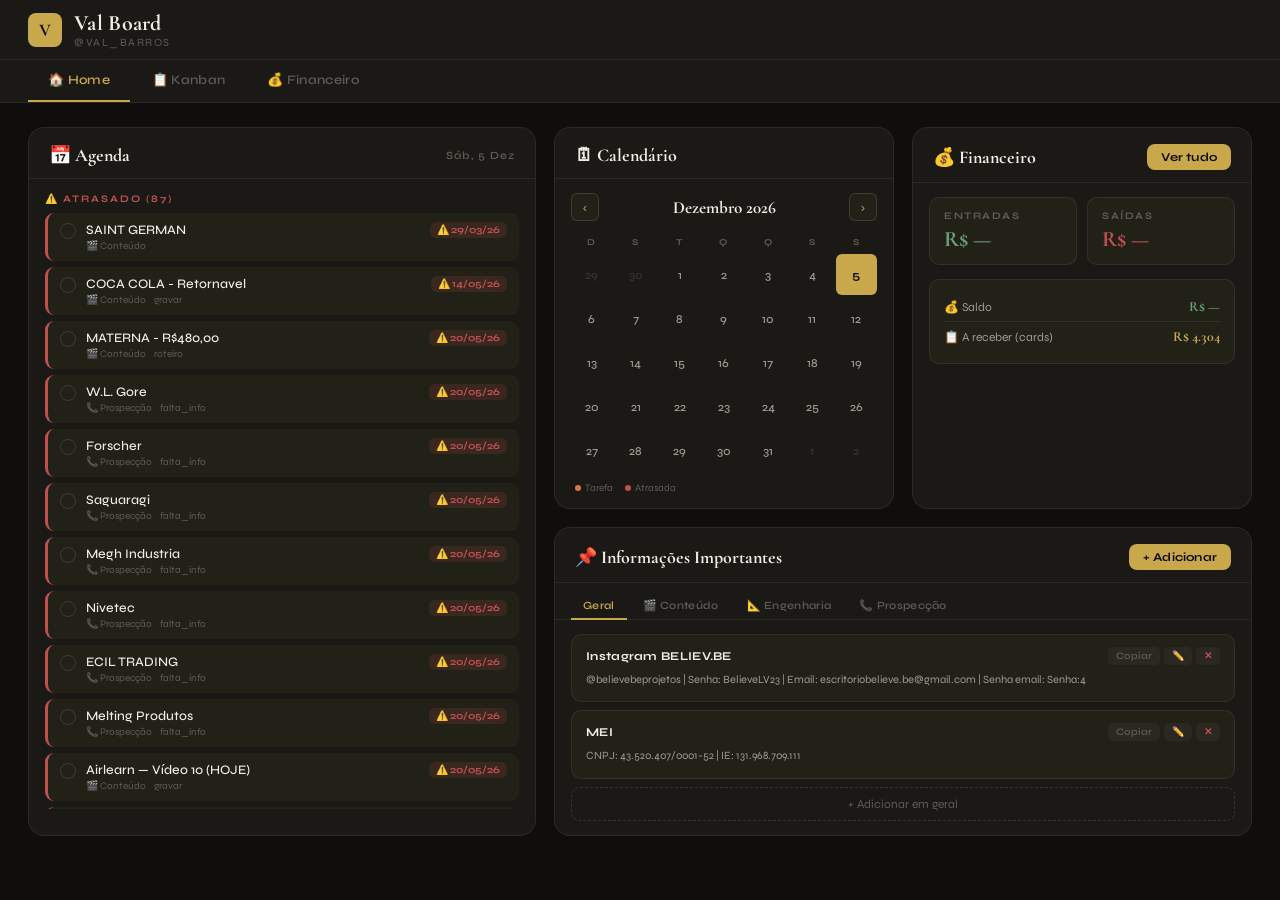
<file: val-board_21.html>
<!DOCTYPE html>
<html lang="pt-BR">
<head>
<meta charset="UTF-8">
<meta name="viewport" content="width=device-width, initial-scale=1.0">
<title>Val Board – Gestão de Trabalhos</title>
<link href="https://fonts.googleapis.com/css2?family=Cormorant+Garamond:wght@600;700&family=Syne:wght@400;500;600;700&display=swap" rel="stylesheet">
<style>
* { margin: 0; padding: 0; box-sizing: border-box; }

:root {
  --bg: #0F0E0C;
  --surface: #1A1916;
  --surface2: #222118;
  --surface3: #2A2820;
  --border: rgba(255,255,255,0.07);
  --border2: rgba(255,255,255,0.12);
  --text: #F2EDE4;
  --text2: #9E9A92;
  --text3: #5E5B55;
  --gold: #C9A84C;
  --gold-dim: rgba(201,168,76,0.15);
  --gold-glow: rgba(201,168,76,0.08);
  --orange: #D4754A;
  --orange-dim: rgba(212,117,74,0.15);
  --blue: #5B8FA8;
  --blue-dim: rgba(91,143,168,0.15);
  --green: #6A9E78;
  --green-dim: rgba(106,158,120,0.15);
  --rose: #B87878;
  --rose-dim: rgba(184,120,120,0.15);
  --violet: #8B7AAD;
  --violet-dim: rgba(139,122,173,0.15);
  --red: #C05050;
  --red-dim: rgba(192,80,80,0.15);
}

body {
  font-family: 'Syne', sans-serif;
  background: var(--bg);
  color: var(--text);
  min-height: 100vh;
  overflow-x: hidden;
}

/* ── HEADER ── */
header {
  background: var(--surface);
  border-bottom: 1px solid var(--border);
  padding: 0 28px;
  height: 60px;
  display: flex;
  align-items: center;
  justify-content: space-between;
  position: sticky;
  top: 0;
  z-index: 100;
  backdrop-filter: blur(12px);
}

.brand {
  display: flex;
  align-items: center;
  gap: 12px;
}

.brand-icon {
  width: 34px;
  height: 34px;
  background: var(--gold);
  border-radius: 8px;
  display: flex;
  align-items: center;
  justify-content: center;
  font-family: 'Cormorant Garamond', serif;
  font-size: 18px;
  font-weight: 700;
  color: #0F0E0C;
  flex-shrink: 0;
}

.brand-name {
  font-family: 'Cormorant Garamond', serif;
  font-size: 22px;
  font-weight: 700;
  color: var(--text);
  letter-spacing: 0.3px;
}

.brand-handle {
  font-size: 11px;
  color: var(--text3);
  letter-spacing: 1.5px;
  text-transform: uppercase;
}

.header-right {
  display: flex;
  align-items: center;
  gap: 10px;
}

.btn-primary {
  background: var(--gold);
  color: #0F0E0C;
  border: none;
  padding: 9px 18px;
  border-radius: 8px;
  font-family: 'Syne', sans-serif;
  font-size: 13px;
  font-weight: 700;
  cursor: pointer;
  transition: all 0.2s;
  letter-spacing: 0.2px;
  white-space: nowrap;
}

.btn-primary:hover { background: #D4B460; transform: translateY(-1px); }

/* ── STATS ── */
.stats-row {
  display: flex;
  gap: 0;
  border-bottom: 1px solid var(--border);
  overflow-x: auto;
  background: var(--surface);
}

.stat-item {
  padding: 14px 28px;
  border-right: 1px solid var(--border);
  min-width: 140px;
  flex-shrink: 0;
}

.stat-value {
  font-family: 'Cormorant Garamond', serif;
  font-size: 26px;
  font-weight: 700;
  color: var(--text);
  line-height: 1;
  margin-bottom: 3px;
}

.stat-value.gold { color: var(--gold); }
.stat-value.green { color: var(--green); }
.stat-value.orange { color: var(--orange); }

.stat-label {
  font-size: 10px;
  color: var(--text3);
  letter-spacing: 1.5px;
  text-transform: uppercase;
  font-weight: 600;
}

/* ── FILTER BAR ── */
.filter-bar {
  padding: 12px 28px;
  display: flex;
  gap: 6px;
  align-items: center;
  border-bottom: 1px solid var(--border);
  overflow-x: auto;
  flex-wrap: wrap;
  background: var(--bg);
}

.filter-chip {
  padding: 5px 13px;
  border-radius: 20px;
  border: 1px solid var(--border2);
  background: var(--surface);
  font-family: 'Syne', sans-serif;
  font-size: 11px;
  font-weight: 600;
  cursor: pointer;
  color: var(--text2);
  transition: all 0.18s;
  white-space: nowrap;
  letter-spacing: 0.3px;
}

.filter-chip:hover, .filter-chip.active {
  border-color: var(--gold);
  color: var(--gold);
  background: var(--gold-dim);
}

.filter-chip.filter-due.active[data-due="overdue"] { border-color: var(--red); color: var(--red); background: var(--red-dim); }
.filter-chip.filter-due.active[data-due="today"] { border-color: var(--gold); color: var(--gold); background: var(--gold-dim); }
.filter-chip.filter-due.active[data-due="week"] { border-color: var(--blue); color: var(--blue); background: var(--blue-dim); }
.filter-chip.filter-due.active[data-due="nodue"] { border-color: var(--text3); color: var(--text2); background: var(--surface2); }
.filter-chip.filter-status.active { border-color: var(--violet); color: var(--violet); background: var(--violet-dim); }

.filter-chip.cat-conteudo.active { border-color: var(--orange); color: var(--orange); background: var(--orange-dim); }
.filter-chip.cat-engenharia.active { border-color: var(--blue); color: var(--blue); background: var(--blue-dim); }
.filter-chip.cat-prospeccao.active { border-color: var(--violet); color: var(--violet); background: var(--violet-dim); }
.filter-chip.cat-pessoal.active { border-color: var(--rose); color: var(--rose); background: var(--rose-dim); }

/* ── BOARD ── */
.board-wrap {
  padding: 24px 20px;
  overflow-x: auto;
  min-height: calc(100vh - 180px);
}

.board {
  display: flex;
  gap: 16px;
  align-items: flex-start;
  min-width: max-content;
}

/* ── COLUMNS ── */
.column {
  width: 290px;
  flex-shrink: 0;
  display: flex;
  flex-direction: column;
}

.col-header {
  display: flex;
  align-items: center;
  justify-content: space-between;
  padding: 0 4px;
  margin-bottom: 10px;
}

.col-title-wrap {
  display: flex;
  align-items: center;
  gap: 8px;
}

.col-bar {
  width: 3px;
  height: 18px;
  border-radius: 2px;
}

.col-name {
  font-size: 13px;
  font-weight: 700;
  color: var(--text);
  letter-spacing: 0.3px;
}

.col-badge {
  background: var(--surface2);
  color: var(--text3);
  border-radius: 10px;
  padding: 2px 8px;
  font-size: 11px;
  font-weight: 600;
}

.col-body {
  background: var(--surface);
  border-radius: 14px;
  border: 1px solid var(--border);
  padding: 10px;
  min-height: 120px;
  display: flex;
  flex-direction: column;
  gap: 8px;
  transition: border-color 0.2s, background 0.2s;
}

.col-body.drag-over {
  border-color: var(--gold);
  background: var(--gold-glow);
}

.col-add-btn {
  background: none;
  border: 1px dashed var(--border2);
  border-radius: 8px;
  padding: 8px 12px;
  width: 100%;
  cursor: pointer;
  font-family: 'Syne', sans-serif;
  font-size: 12px;
  color: var(--text3);
  transition: all 0.18s;
  text-align: left;
  display: flex;
  align-items: center;
  gap: 6px;
  margin-top: 2px;
}

.col-add-btn:hover {
  border-color: var(--gold);
  color: var(--gold);
  background: var(--gold-glow);
}

.empty-state {
  padding: 24px 0;
  text-align: center;
  color: var(--text3);
  font-size: 12px;
  line-height: 2;
}

/* ── CARDS ── */
.card {
  background: var(--surface2);
  border-radius: 10px;
  border: 1px solid var(--border);
  padding: 13px 14px;
  cursor: grab;
  transition: all 0.18s;
  position: relative;
  user-select: none;
  border-left: 3px solid transparent;
}

.card:hover {
  border-color: var(--border2);
  background: var(--surface3);
  transform: translateY(-1px);
  box-shadow: 0 6px 20px rgba(0,0,0,0.35);
}

.card.dragging { opacity: 0.4; cursor: grabbing; }

.card.cat-conteudo { border-left-color: var(--orange); }
.card.cat-engenharia { border-left-color: var(--blue); }
.card.cat-prospeccao { border-left-color: var(--violet); }
.card.cat-pessoal { border-left-color: var(--rose); }

.card-head {
  display: flex;
  align-items: flex-start;
  justify-content: space-between;
  gap: 8px;
  margin-bottom: 6px;
}

.card-title {
  font-size: 13px;
  font-weight: 600;
  color: var(--text);
  line-height: 1.45;
  flex: 1;
}

.card-menu {
  display: flex;
  gap: 2px;
  opacity: 0;
  transition: opacity 0.15s;
  flex-shrink: 0;
}

.card:hover .card-menu { opacity: 1; }

.card-btn {
  background: var(--surface3);
  border: none;
  cursor: pointer;
  padding: 4px 6px;
  border-radius: 5px;
  font-size: 12px;
  color: var(--text2);
  transition: all 0.15s;
  line-height: 1;
}

.card-btn:hover { background: var(--border2); color: var(--text); }

.card-desc {
  font-size: 11px;
  color: var(--text2);
  line-height: 1.55;
  margin-bottom: 10px;
}

.card-meta {
  display: flex;
  flex-wrap: wrap;
  gap: 5px;
  margin-bottom: 8px;
}

.chip {
  padding: 2px 8px;
  border-radius: 8px;
  font-size: 10px;
  font-weight: 700;
  letter-spacing: 0.5px;
  text-transform: uppercase;
}

.chip-conteudo { background: var(--orange-dim); color: var(--orange); }
.chip-engenharia { background: var(--blue-dim); color: var(--blue); }
.chip-prospeccao { background: var(--violet-dim); color: var(--violet); }
.chip-pessoal { background: var(--rose-dim); color: var(--rose); }
.chip-publi { background: var(--green-dim); color: var(--green); }
.chip-ugc { background: var(--gold-dim); color: var(--gold); }
.status-badge { padding: 2px 9px; border-radius: 8px; font-size: 10px; font-weight: 700; letter-spacing: 0.5px; display:inline-flex; align-items:center; gap:3px; }
.status-em_negociacao { background: rgba(91,143,168,0.2); color: #7AB8D4; }
.status-proposta_enviada { background: rgba(201,168,76,0.2); color: #D4B460; }
.status-fechado { background: rgba(106,158,120,0.25); color: #88CC99; }
.status-perdido { background: rgba(192,80,80,0.2); color: #D47070; }
.status-sem_interesse { background: rgba(255,255,255,0.06); color: #888480; }
.chip-urgente { background: var(--red-dim); color: var(--red); }
.chip-art { background: var(--blue-dim); color: var(--blue); }
.chip-medicao { background: rgba(106,158,120,0.15); color: #6A9E78; }
.chip-inicial { background: rgba(139,122,173,0.15); color: #8B7AAD; }
.chip-executivo { background: rgba(201,168,76,0.15); color: var(--gold); }
.chip-roteiro { background: rgba(91,143,168,0.18); color: #7AB8D4; }
.chip-gravar { background: rgba(212,117,74,0.18); color: #E8956A; }
.chip-editar { background: rgba(139,122,173,0.18); color: #A994CC; }
.chip-aguard_produto { background: rgba(201,168,76,0.18); color: #D4B460; }
.chip-aguard_aprov { background: rgba(192,80,80,0.18); color: #D47070; }
.chip-revisao { background: rgba(184,120,120,0.18); color: #CC9090; }
.chip-a_receber { background: rgba(106,158,120,0.22); color: #88CC99; }
.chip-ideia { background: rgba(255,255,255,0.06); color: #888480; }
.chip-apresentacao { background: rgba(91,143,168,0.18); color: #7AB8D4; }
.chip-reuniao { background: rgba(106,158,120,0.22); color: #88CC99; }
.chip-em_cotacao { background: rgba(201,168,76,0.22); color: #D4B460; }
.chip-linkedin { background: rgba(91,143,168,0.22); color: #5B8FA8; }
.chip-falta_info { background: rgba(192,80,80,0.18); color: #D47070; border: 1px dashed #D47070; }
/* coluna mercado */
.col-mercado-bar { background: #6A9E78; }

/* ── NOTES EDITOR ── */
.notes-tabs {
  display: flex;
  gap: 2px;
  border-bottom: 1px solid var(--border);
  margin-bottom: 10px;
}

.notes-tab {
  padding: 6px 12px;
  background: none;
  border: none;
  border-bottom: 2px solid transparent;
  font-family: 'Syne', sans-serif;
  font-size: 11px;
  font-weight: 600;
  color: var(--text3);
  cursor: pointer;
  transition: all 0.15s;
  letter-spacing: 0.3px;
  margin-bottom: -1px;
}

.notes-tab.active { color: var(--gold); border-bottom-color: var(--gold); }
.notes-tab:hover { color: var(--text2); }

.notes-toolbar {
  display: flex;
  gap: 4px;
  flex-wrap: wrap;
  margin-bottom: 8px;
  padding: 6px 8px;
  background: var(--surface3);
  border-radius: 8px 8px 0 0;
  border: 1px solid var(--border2);
  border-bottom: none;
}

.notes-tool-btn {
  background: none;
  border: none;
  color: var(--text2);
  padding: 4px 8px;
  border-radius: 5px;
  cursor: pointer;
  font-size: 12px;
  font-family: 'Syne', sans-serif;
  font-weight: 600;
  transition: all 0.15s;
  line-height: 1;
}

.notes-tool-btn:hover { background: var(--border2); color: var(--text); }
.notes-tool-btn.separator { color: var(--border2); cursor: default; padding: 4px 2px; }
.notes-tool-btn.separator:hover { background: none; color: var(--border2); }

.notes-area {
  width: 100%;
  min-height: 200px;
  max-height: 400px;
  padding: 12px 14px;
  background: var(--surface2);
  border: 1px solid var(--border2);
  border-radius: 0 0 8px 8px;
  font-family: 'Syne', sans-serif;
  font-size: 13px;
  color: var(--text);
  outline: none;
  resize: vertical;
  line-height: 1.7;
  transition: border 0.18s;
}

.notes-area:focus { border-color: var(--gold); }

.notes-preview {
  min-height: 200px;
  max-height: 400px;
  overflow-y: auto;
  padding: 12px 14px;
  background: var(--surface2);
  border: 1px solid var(--border2);
  border-radius: 8px;
  font-size: 13px;
  color: var(--text2);
  line-height: 1.8;
  display: none;
}

.notes-preview.active { display: block; }

.notes-preview h1, .notes-preview h2, .notes-preview h3 {
  color: var(--text);
  font-family: 'Cormorant Garamond', serif;
  margin: 12px 0 6px;
}
.notes-preview h1 { font-size: 20px; }
.notes-preview h2 { font-size: 17px; }
.notes-preview h3 { font-size: 14px; color: var(--gold); }
.notes-preview strong { color: var(--text); font-weight: 700; }
.notes-preview em { color: var(--accent-light, #E8A870); font-style: italic; }
.notes-preview ul, .notes-preview ol { padding-left: 18px; margin: 6px 0; }
.notes-preview li { margin-bottom: 3px; }
.notes-preview hr { border: none; border-top: 1px solid var(--border2); margin: 12px 0; }
.notes-preview a { color: var(--blue); text-decoration: underline; }
.notes-preview code {
  background: var(--surface3);
  padding: 1px 5px;
  border-radius: 4px;
  font-family: monospace;
  font-size: 12px;
  color: var(--gold);
}
.notes-preview blockquote {
  border-left: 3px solid var(--gold);
  padding-left: 12px;
  color: var(--text3);
  margin: 8px 0;
}

/* Card note indicator */
.card-has-notes {
  display: inline-flex;
  align-items: center;
  gap: 3px;
  font-size: 10px;
  color: var(--text3);
  background: var(--surface3);
  padding: 2px 7px;
  border-radius: 6px;
  margin-top: 4px;
}
.chip-ugc { background: var(--gold-dim); color: var(--gold); }
.status-badge { padding: 2px 9px; border-radius: 8px; font-size: 10px; font-weight: 700; letter-spacing: 0.5px; display:inline-flex; align-items:center; gap:3px; }
.status-em_negociacao { background: rgba(91,143,168,0.2); color: #7AB8D4; }
.status-proposta_enviada { background: rgba(201,168,76,0.2); color: #D4B460; }
.status-fechado { background: rgba(106,158,120,0.25); color: #88CC99; }
.status-perdido { background: rgba(192,80,80,0.2); color: #D47070; }
.status-sem_interesse { background: rgba(255,255,255,0.06); color: #888480; }

.card-footer {
  display: flex;
  align-items: center;
  justify-content: space-between;
  gap: 6px;
}

.card-due {
  font-size: 10px;
  color: var(--text3);
  display: flex;
  align-items: center;
  gap: 4px;
  font-weight: 600;
  letter-spacing: 0.3px;
}

.card-due.overdue { color: var(--red); }
.card-due.soon { color: var(--gold); }

.card-value {
  font-family: 'Cormorant Garamond', serif;
  font-size: 15px;
  font-weight: 700;
  color: var(--gold);
  letter-spacing: 0.3px;
}

.priority-dot {
  width: 6px;
  height: 6px;
  border-radius: 50%;
  flex-shrink: 0;
}

.dot-high { background: var(--red); }
.dot-medium { background: var(--gold); }
.dot-low { background: var(--green); }

/* ── MODAL ── */
.overlay {
  display: none;
  position: fixed;
  inset: 0;
  background: rgba(0,0,0,0.75);
  z-index: 300;
  align-items: center;
  justify-content: center;
  padding: 20px;
  backdrop-filter: blur(4px);
}

.overlay.show { display: flex; }

.modal {
  background: var(--surface);
  border: 1px solid var(--border2);
  border-radius: 18px;
  padding: 28px;
  width: 100%;
  max-width: 520px;
  max-height: 90vh;
  overflow-y: auto;
  animation: popIn 0.22s ease;
  box-shadow: 0 30px 80px rgba(0,0,0,0.6);
}

@keyframes popIn {
  from { opacity: 0; transform: scale(0.95) translateY(10px); }
  to { opacity: 1; transform: scale(1) translateY(0); }
}

.modal-title {
  font-family: 'Cormorant Garamond', serif;
  font-size: 24px;
  font-weight: 700;
  color: var(--text);
  margin-bottom: 22px;
}

.form-group { margin-bottom: 14px; }

.form-label {
  display: block;
  font-size: 10px;
  font-weight: 700;
  letter-spacing: 1.8px;
  text-transform: uppercase;
  color: var(--text3);
  margin-bottom: 6px;
}

.form-input,
.form-select,
.form-textarea {
  width: 100%;
  padding: 10px 14px;
  background: var(--surface2);
  border: 1px solid var(--border2);
  border-radius: 9px;
  font-family: 'Syne', sans-serif;
  font-size: 13px;
  color: var(--text);
  outline: none;
  transition: border 0.18s;
  -webkit-appearance: none;
}

.form-input:focus,
.form-select:focus,
.form-textarea:focus {
  border-color: var(--gold);
}

.form-select option { background: var(--surface2); }
.form-textarea { resize: vertical; min-height: 70px; line-height: 1.5; }

.form-row {
  display: grid;
  grid-template-columns: 1fr 1fr;
  gap: 12px;
}

.form-row-3 {
  display: grid;
  grid-template-columns: 1fr 1fr 1fr;
  gap: 12px;
}

.currency-wrap { position: relative; }
.currency-symbol {
  position: absolute;
  left: 12px;
  top: 50%;
  transform: translateY(-50%);
  font-family: 'Cormorant Garamond', serif;
  font-size: 15px;
  color: var(--gold);
  font-weight: 700;
  pointer-events: none;
}

.currency-wrap .form-input { padding-left: 28px; }

.modal-actions {
  display: flex;
  gap: 10px;
  justify-content: flex-end;
  margin-top: 22px;
}

.btn-cancel {
  padding: 9px 18px;
  border-radius: 8px;
  border: 1px solid var(--border2);
  background: none;
  font-family: 'Syne', sans-serif;
  font-size: 13px;
  font-weight: 600;
  cursor: pointer;
  color: var(--text2);
  transition: all 0.18s;
}

.btn-cancel:hover { background: var(--surface2); color: var(--text); }

/* ── SCROLLBAR ── */
::-webkit-scrollbar { width: 5px; height: 5px; }
::-webkit-scrollbar-track { background: transparent; }
::-webkit-scrollbar-thumb { background: var(--surface3); border-radius: 3px; }

/* ── CONFIRM DELETE ── */
.confirm-overlay {
  display: none;
  position: fixed;
  inset: 0;
  background: rgba(0,0,0,0.75);
  z-index: 400;
  align-items: center;
  justify-content: center;
  padding: 20px;
}

.confirm-overlay.show { display: flex; }

.confirm-box {
  background: var(--surface);
  border: 1px solid var(--border2);
  border-radius: 14px;
  padding: 24px 28px;
  width: 100%;
  max-width: 360px;
  text-align: center;
  box-shadow: 0 20px 60px rgba(0,0,0,0.6);
  animation: popIn 0.18s ease;
}

.confirm-box h3 {
  font-family: 'Cormorant Garamond', serif;
  font-size: 20px;
  color: var(--text);
  margin-bottom: 8px;
}

.confirm-box p {
  font-size: 13px;
  color: var(--text2);
  margin-bottom: 20px;
  line-height: 1.6;
}

.confirm-actions { display: flex; gap: 10px; justify-content: center; }

.btn-danger {
  padding: 9px 20px;
  border-radius: 8px;
  border: none;
  background: var(--red);
  color: white;
  font-family: 'Syne', sans-serif;
  font-size: 13px;
  font-weight: 700;
  cursor: pointer;
  transition: all 0.18s;
}

.btn-danger:hover { filter: brightness(1.15); }

/* ── NAV TABS ── */
.nav-tabs {
  display: flex;
  gap: 2px;
  padding: 0 28px;
  background: var(--surface);
  border-bottom: 1px solid var(--border);
}

.nav-tab {
  padding: 12px 20px;
  background: none;
  border: none;
  border-bottom: 2px solid transparent;
  font-family: 'Syne', sans-serif;
  font-size: 13px;
  font-weight: 600;
  color: var(--text3);
  cursor: pointer;
  transition: all 0.18s;
  letter-spacing: 0.3px;
  display: flex;
  align-items: center;
  gap: 7px;
}

.nav-tab:hover { color: var(--text2); }
.nav-tab.active { color: var(--gold); border-bottom-color: var(--gold); }

/* ── PAGE VIEWS ── */
.page { display: none; }
.page.active { display: block; }

/* ── HOME PAGE ── */
.home-wrap {
  padding: 24px 28px;
  max-width: 1400px;
  margin: 0 auto;
}

.home-grid {
  display: grid;
  grid-template-columns: 1fr;
  gap: 16px;
}

@media (min-width: 768px) {
  .home-grid {
    grid-template-columns: 1fr 1fr;
    gap: 18px;
  }
  .home-agenda {
    grid-row: span 2;
  }
}

@media (min-width: 1100px) {
  .home-grid {
    grid-template-columns: 1fr 340px 340px;
  }
  .home-agenda {
    grid-row: span 2;
  }
}

/* ── HOME SECTIONS ── */
.home-section {
  background: var(--surface);
  border: 1px solid var(--border);
  border-radius: 16px;
  overflow: hidden;
}

.home-section-head {
  display: flex;
  align-items: center;
  justify-content: space-between;
  padding: 16px 20px 12px;
  border-bottom: 1px solid var(--border);
}

.home-section-title {
  font-family: 'Cormorant Garamond', serif;
  font-size: 18px;
  font-weight: 700;
  color: var(--text);
  display: flex;
  align-items: center;
  gap: 8px;
}

.home-section-body { padding: 14px 16px; }

/* ── TODAY / TASKS SECTION ── */
.task-group { margin-bottom: 16px; }

.task-group-label {
  font-size: 10px;
  font-weight: 700;
  letter-spacing: 2px;
  text-transform: uppercase;
  margin-bottom: 8px;
  display: flex;
  align-items: center;
  gap: 6px;
}

.label-overdue { color: var(--red); }
.label-today { color: var(--gold); }
.label-soon { color: var(--blue); }

.task-item {
  display: flex;
  align-items: flex-start;
  gap: 10px;
  padding: 9px 12px;
  background: var(--surface2);
  border-radius: 9px;
  margin-bottom: 6px;
  border-left: 3px solid transparent;
  cursor: pointer;
  transition: all 0.15s;
}

.task-item:hover { background: var(--surface3); }
.task-item.overdue { border-left-color: var(--red); }
.task-item.today { border-left-color: var(--gold); }
.task-item.soon { border-left-color: var(--blue); }

.task-check {
  width: 16px;
  height: 16px;
  border-radius: 50%;
  border: 1.5px solid var(--border2);
  flex-shrink: 0;
  margin-top: 1px;
  cursor: pointer;
  transition: all 0.15s;
}

.task-check:hover { border-color: var(--gold); background: var(--gold-dim); }

.task-info { flex: 1; min-width: 0; }

.task-name {
  font-size: 13px;
  font-weight: 500;
  color: var(--text);
  white-space: nowrap;
  overflow: hidden;
  text-overflow: ellipsis;
  margin-bottom: 2px;
}

.task-meta {
  font-size: 10px;
  color: var(--text3);
  display: flex;
  gap: 8px;
}

.task-due-badge {
  font-size: 10px;
  font-weight: 700;
  padding: 2px 7px;
  border-radius: 6px;
  flex-shrink: 0;
}

.badge-overdue { background: var(--red-dim); color: var(--red); }
.badge-today { background: var(--gold-dim); color: var(--gold); }
.badge-soon { background: var(--blue-dim); color: var(--blue); }

.no-tasks {
  text-align: center;
  padding: 24px;
  color: var(--text3);
  font-size: 13px;
}

/* ── CALENDAR ── */
.calendar-wrap { padding: 14px 16px; }

.cal-nav {
  display: flex;
  align-items: center;
  justify-content: space-between;
  margin-bottom: 12px;
}

.cal-month {
  font-family: 'Cormorant Garamond', serif;
  font-size: 17px;
  font-weight: 700;
  color: var(--text);
}

.cal-nav-btn {
  background: var(--surface2);
  border: 1px solid var(--border2);
  color: var(--text2);
  width: 28px;
  height: 28px;
  border-radius: 6px;
  cursor: pointer;
  font-size: 13px;
  transition: all 0.15s;
  display: flex;
  align-items: center;
  justify-content: center;
}

.cal-nav-btn:hover { background: var(--surface3); color: var(--text); }

.cal-grid {
  display: grid;
  grid-template-columns: repeat(7, 1fr);
  gap: 3px;
}

.cal-day-name {
  font-size: 9px;
  font-weight: 700;
  letter-spacing: 1px;
  text-transform: uppercase;
  color: var(--text3);
  text-align: center;
  padding: 4px 0;
}

.cal-day {
  aspect-ratio: 1;
  display: flex;
  align-items: center;
  justify-content: center;
  border-radius: 6px;
  font-size: 12px;
  color: var(--text2);
  cursor: pointer;
  transition: all 0.15s;
  position: relative;
  font-weight: 500;
}

.cal-day:hover { background: var(--surface2); color: var(--text); }
.cal-day.other-month { color: var(--text3); opacity: 0.4; }
.cal-day.today { background: var(--gold); color: #0F0E0C; font-weight: 700; }
.cal-day.has-task::after {
  content: '';
  position: absolute;
  bottom: 3px;
  left: 50%;
  transform: translateX(-50%);
  width: 4px;
  height: 4px;
  border-radius: 50%;
  background: var(--orange);
}
.cal-day.today.has-task::after { background: #0F0E0C; }
.cal-day.has-overdue::after { background: var(--red); }

/* ── FINANCIAL ── */
.fin-grid {
  display: grid;
  grid-template-columns: 1fr 1fr;
  gap: 10px;
  margin-bottom: 14px;
}

.fin-card {
  background: var(--surface2);
  border-radius: 10px;
  padding: 12px 14px;
  border: 1px solid var(--border);
}

.fin-label {
  font-size: 10px;
  font-weight: 700;
  letter-spacing: 1.5px;
  text-transform: uppercase;
  color: var(--text3);
  margin-bottom: 4px;
}

.fin-value {
  font-family: 'Cormorant Garamond', serif;
  font-size: 22px;
  font-weight: 700;
}

.fin-value.receivable { color: var(--gold); }
.fin-value.received { color: var(--green); }
.fin-value.engenharia { color: var(--blue); }
.fin-value.conteudo { color: var(--orange); }

.fin-breakdown {
  background: var(--surface2);
  border-radius: 10px;
  padding: 12px 14px;
  border: 1px solid var(--border);
}

.fin-row {
  display: flex;
  align-items: center;
  justify-content: space-between;
  padding: 6px 0;
  border-bottom: 1px solid var(--border);
  font-size: 12px;
}

.fin-row:last-child { border-bottom: none; }
.fin-row-label { color: var(--text2); display: flex; align-items: center; gap: 6px; }
.fin-row-val { font-weight: 700; color: var(--text); font-family: 'Cormorant Garamond', serif; font-size: 14px; }

/* ── INFO / LOGINS ── */
.info-tabs {
  display: flex;
  gap: 4px;
  padding: 10px 16px 0;
  border-bottom: 1px solid var(--border);
  flex-wrap: wrap;
}

.info-tab {
  padding: 6px 12px;
  background: none;
  border: none;
  border-bottom: 2px solid transparent;
  font-family: 'Syne', sans-serif;
  font-size: 11px;
  font-weight: 600;
  color: var(--text3);
  cursor: pointer;
  transition: all 0.15s;
  letter-spacing: 0.3px;
  margin-bottom: -1px;
}

.info-tab.active { color: var(--gold); border-bottom-color: var(--gold); }
.info-tab:hover { color: var(--text2); }

.info-panel { display: none; padding: 14px 16px; }
.info-panel.active { display: block; }

.info-item {
  background: var(--surface2);
  border-radius: 10px;
  padding: 12px 14px;
  margin-bottom: 8px;
  border: 1px solid var(--border);
  position: relative;
}

.info-item-head {
  display: flex;
  align-items: center;
  justify-content: space-between;
  margin-bottom: 6px;
}

.info-item-title {
  font-size: 12px;
  font-weight: 700;
  color: var(--text);
  letter-spacing: 0.3px;
}

.info-item-body {
  font-size: 11px;
  color: var(--text2);
  line-height: 1.7;
  white-space: pre-wrap;
  word-break: break-all;
}

.info-copy-btn {
  background: var(--surface3);
  border: none;
  color: var(--text3);
  padding: 3px 8px;
  border-radius: 5px;
  font-size: 10px;
  cursor: pointer;
  transition: all 0.15s;
  font-family: 'Syne', sans-serif;
  font-weight: 600;
}

.info-copy-btn:hover { background: var(--border2); color: var(--text); }

.info-add-btn {
  width: 100%;
  padding: 9px;
  background: none;
  border: 1px dashed var(--border2);
  border-radius: 9px;
  color: var(--text3);
  font-family: 'Syne', sans-serif;
  font-size: 12px;
  cursor: pointer;
  transition: all 0.15s;
  display: flex;
  align-items: center;
  justify-content: center;
  gap: 6px;
}

.info-add-btn:hover { border-color: var(--gold); color: var(--gold); background: var(--gold-glow); }

/* ── INFO MODAL ── */
.info-modal {
  background: var(--surface);
  border: 1px solid var(--border2);
  border-radius: 18px;
  padding: 28px;
  width: 100%;
  max-width: 440px;
  box-shadow: 0 30px 80px rgba(0,0,0,0.6);
  animation: popIn 0.22s ease;
}

/* ── RESPONSIVE ── */
@media (max-width: 1100px) {
  .home-grid { grid-template-columns: 1fr 1fr; }
}
/* Mobile first */
.home-wrap { padding: 12px; }

@media (min-width: 768px) {
  .home-wrap { padding: 20px 24px; }
  .home-info { grid-column: 2 / 3; }
}

@media (min-width: 1100px) {
  .home-wrap { padding: 24px 28px; }
  .home-info { grid-column: 2 / 4; }
}

@media (max-width: 767px) {
  .nav-tab { padding: 10px 10px; font-size: 11px; gap: 4px; }
  .stats-row { flex-wrap: nowrap; overflow-x: auto; }
  .stat-item { min-width: 90px; padding: 10px 14px; }
  .stat-value { font-size: 20px; }
  .home-section-title { font-size: 15px; }
  .board-wrap { padding: 10px 6px; }
  .column { width: 250px; }
  .task-item { padding: 8px 10px; }
  .task-name { font-size: 12px; }
  .home-section-body { padding: 10px 12px; }
  .header { padding: 0 16px; }
  .brand-name { font-size: 18px; }
}
</style>
</head>
<body>

<!-- HEADER -->
<header>
  <div class="brand">
    <div class="brand-icon">V</div>
    <div>
      <div class="brand-name">Val Board</div>
      <div class="brand-handle">@val_barros</div>
    </div>
  </div>
  <div class="header-right">
    <button class="btn-primary" id="btnNovaTask" onclick="openModal()" style="display:none">+ Nova tarefa</button>
  </div>
</header>

<!-- NAV TABS -->
<div class="nav-tabs">
  <button class="nav-tab active" onclick="switchPage('home',this)">🏠 Home</button>
  <button class="nav-tab" onclick="switchPage('kanban',this)">📋 Kanban</button>
  <button class="nav-tab" onclick="switchPage('financeiro',this)">💰 Financeiro</button>
</div>

<!-- HOME PAGE -->
<div id="page-home" class="page active">
  <div class="home-wrap">
    <div class="home-grid">

      <!-- AGENDA — ocupa coluna 1 inteira no desktop, full no mobile -->
      <div class="home-section home-agenda">
        <div class="home-section-head">
          <span class="home-section-title">📅 Agenda</span>
          <span id="todayLabel" style="font-size:11px;color:var(--text3);font-weight:600;letter-spacing:1px;"></span>
        </div>
        <div class="home-section-body" id="agendaBody" style="overflow-y:auto;max-height:70vh;"></div>
      </div>

      <!-- CALENDÁRIO -->
      <div class="home-section home-calendar">
        <div class="home-section-head">
          <span class="home-section-title">🗓 Calendário</span>
        </div>
        <div class="calendar-wrap" id="calWrap"></div>
      </div>

      <!-- FINANCEIRO -->
      <div class="home-section home-fin">
        <div class="home-section-head">
          <span class="home-section-title">💰 Financeiro</span>
          <button class="btn-primary" style="font-size:12px;padding:6px 14px;" onclick="switchPage('financeiro', document.querySelectorAll('.nav-tab')[2])">Ver tudo</button>
        </div>
        <div class="home-section-body" id="finBody"></div>
      </div>

      <!-- INFORMAÇÕES IMPORTANTES -->
      <div class="home-section home-info">
        <div class="home-section-head">
          <span class="home-section-title">📌 Informações Importantes</span>
          <button class="btn-primary" style="font-size:12px;padding:6px 14px;" onclick="openInfoModal()">+ Adicionar</button>
        </div>
        <div class="info-tabs" id="infoTabs">
          <button class="info-tab active" onclick="switchInfo('geral',this)">Geral</button>
          <button class="info-tab" onclick="switchInfo('conteudo',this)">🎬 Conteúdo</button>
          <button class="info-tab" onclick="switchInfo('engenharia',this)">📐 Engenharia</button>
          <button class="info-tab" onclick="switchInfo('prospeccao',this)">📞 Prospecção</button>
        </div>
        <div id="infoPanel-geral" class="info-panel active"></div>
        <div id="infoPanel-conteudo" class="info-panel"></div>
        <div id="infoPanel-engenharia" class="info-panel"></div>
        <div id="infoPanel-prospeccao" class="info-panel"></div>
      </div>

    </div>
  </div>
</div>

<!-- KANBAN PAGE -->
<div id="page-kanban" class="page">
  <div class="stats-row" id="statsRow"></div>
  <div class="filter-bar" style="flex-direction:column;align-items:flex-start;gap:8px;padding:12px 28px;">
    <div style="display:flex;gap:6px;align-items:center;flex-wrap:wrap;">
      <span style="font-size:10px;font-weight:700;letter-spacing:1.5px;text-transform:uppercase;color:var(--text3);margin-right:4px;">Área</span>
      <button class="filter-chip active" data-filter="all" onclick="setFilter('all',this)">Tudo</button>
      <button class="filter-chip cat-conteudo" data-filter="conteudo" onclick="setFilter('conteudo',this)">🎬 Conteúdo</button>
      <button class="filter-chip cat-engenharia" data-filter="engenharia" onclick="setFilter('engenharia',this)">📐 Engenharia</button>
      <button class="filter-chip cat-prospeccao" data-filter="prospeccao" onclick="setFilter('prospeccao',this)">📞 Prospecção</button>
      <button class="filter-chip cat-pessoal" data-filter="pessoal" onclick="setFilter('pessoal',this)">🏠 Pessoal</button>
    </div>
    <div id="tipoFilterRow" style="display:none;gap:6px;align-items:center;flex-wrap:wrap;">
      <span style="font-size:10px;font-weight:700;letter-spacing:1.5px;text-transform:uppercase;color:var(--text3);margin-right:4px;">Tipo</span>
      <div id="tipoFilterChips" style="display:flex;gap:6px;flex-wrap:wrap;"></div>
    </div>
    <div id="statusFilterRow" style="display:none;gap:6px;align-items:center;flex-wrap:wrap;">
      <span style="font-size:10px;font-weight:700;letter-spacing:1.5px;text-transform:uppercase;color:var(--text3);margin-right:4px;">Status</span>
      <button class="filter-chip filter-status" data-status="all" onclick="setStatusFilter('all',this)">Todos</button>
      <button class="filter-chip filter-status" data-status="em_negociacao" onclick="setStatusFilter('em_negociacao',this)">🤝 Em negociação</button>
      <button class="filter-chip filter-status" data-status="proposta_enviada" onclick="setStatusFilter('proposta_enviada',this)">📄 Proposta enviada</button>
      <button class="filter-chip filter-status" data-status="fechado" onclick="setStatusFilter('fechado',this)">✅ Fechado</button>
      <button class="filter-chip filter-status" data-status="perdido" onclick="setStatusFilter('perdido',this)">❌ Perdido</button>
      <button class="filter-chip filter-status" data-status="sem_interesse" onclick="setStatusFilter('sem_interesse',this)">🚫 Sem interesse</button>
    </div>
    <div style="display:flex;gap:6px;align-items:center;flex-wrap:wrap;">
      <span style="font-size:10px;font-weight:700;letter-spacing:1.5px;text-transform:uppercase;color:var(--text3);margin-right:4px;">Prazo</span>
      <button class="filter-chip filter-due" data-due="all" onclick="setDueFilter('all',this)">Todos</button>
      <button class="filter-chip filter-due" data-due="overdue" onclick="setDueFilter('overdue',this)">⚠️ Atrasado</button>
      <button class="filter-chip filter-due" data-due="today" onclick="setDueFilter('today',this)">⭐ Hoje</button>
      <button class="filter-chip filter-due" data-due="week" onclick="setDueFilter('week',this)">📅 Esta semana</button>
      <button class="filter-chip filter-due" data-due="nodue" onclick="setDueFilter('nodue',this)">Sem prazo</button>

    </div>
  </div>
  <div class="board-wrap">
    <div class="board" id="board"></div>
  </div>
</div>

<!-- MODAL NOVA/EDITAR TAREFA -->
<div class="overlay" id="overlay" onclick="overlayClick(event)">
  <div class="modal">
    <div class="modal-title" id="modalTitle">Nova Tarefa</div>

    <div class="form-group">
      <label class="form-label">Título *</label>
      <input class="form-input" id="fTitle" type="text" placeholder="Nome do trabalho ou demanda..." />
    </div>

    <div class="form-group">
      <label class="form-label">Descrição breve</label>
      <input class="form-input" id="fDesc" type="text" placeholder="Cliente, link principal, resumo rápido..." />
    </div>

    <div class="form-group">
      <label class="form-label">Anotações <span style="color:var(--text3);font-weight:400;font-size:10px;letter-spacing:0">(roteiro, briefing, observações...)</span></label>
      <div class="notes-tabs">
        <button class="notes-tab active" onclick="switchNoteTab('edit',this)">✏️ Editar</button>
        <button class="notes-tab" onclick="switchNoteTab('preview',this)">👁 Preview</button>
      </div>
      <div class="notes-toolbar">
        <button class="notes-tool-btn" onclick="notesInsert('**','**')" title="Negrito"><b>B</b></button>
        <button class="notes-tool-btn" onclick="notesInsert('*','*')" title="Itálico"><i>I</i></button>
        <button class="notes-tool-btn" onclick="notesInsert('### ','')" title="Título">H</button>
        <span class="notes-tool-btn separator">|</span>
        <button class="notes-tool-btn" onclick="notesInsertLine('- ')" title="Lista">≡</button>
        <button class="notes-tool-btn" onclick="notesInsertLine('1. ')" title="Lista numerada">1.</button>
        <button class="notes-tool-btn" onclick="notesInsertLine('- [ ] ')" title="Checklist">☑</button>
        <span class="notes-tool-btn separator">|</span>
        <button class="notes-tool-btn" onclick="notesInsert('`','`')" title="Código">{ }</button>
        <button class="notes-tool-btn" onclick="notesInsertLine('> ')" title="Citação">"</button>
        <button class="notes-tool-btn" onclick="notesInsertLine('---')" title="Divisor">—</button>
      </div>
      <textarea class="notes-area" id="fNotes" placeholder="Escreva aqui roteiros, briefings, checklist, links, observações...

Dicas de formatação:
**negrito**  *itálico*  ### título
- item de lista
- [ ] checklist
--- divisor"></textarea>
      <div class="notes-preview" id="notesPreview"></div>
    </div>

    <div class="form-row">
      <div class="form-group">
        <label class="form-label">Área</label>
        <select class="form-select" id="fCat" onchange="updateTagSelect(this.value,'')">
          <option value="conteudo">🎬 Conteúdo</option>
          <option value="engenharia">📐 Engenharia</option>
          <option value="prospeccao">📞 Prospecção</option>
          <option value="pessoal">🏠 Pessoal</option>
        </select>
      </div>
      <div class="form-group">
        <label class="form-label">Tipo</label>
        <select class="form-select" id="fTag"></select>
      </div>
    </div>

    <div class="form-row-3">
      <div class="form-group">
        <label class="form-label">Valor (R$)</label>
        <div class="currency-wrap">
          <span class="currency-symbol">R$</span>
          <input class="form-input" id="fValue" type="number" min="0" step="0.01" placeholder="0,00" />
        </div>
      </div>
      <div class="form-group" id="dueGroup">
        <label class="form-label" id="dueLabel">📅 Prazo / Entrega</label>
        <input class="form-input" id="fDue" type="date" />
      </div>
      <div class="form-group" id="payDateGroup" style="display:none">
        <label class="form-label">💰 Receb. Pagamento</label>
        <input class="form-input" id="fPayDate" type="date" />
      </div>
      <div class="form-group">
        <label class="form-label">Prioridade</label>
        <select class="form-select" id="fPrio">
          <option value="medium">Média</option>
          <option value="high">Alta</option>
          <option value="low">Baixa</option>
        </select>
      </div>
    </div>

    <div class="form-group">
      <label class="form-label">Coluna</label>
      <select class="form-select" id="fCol">
        <option value="backlog">📋 Backlog</option>
        <option value="doing">⚡ Em andamento</option>
        <option value="review">⏳ Aguardando / Revisão</option>
        <option value="done">✅ Concluído</option>
      </select>
    </div>

    <div class="form-group" id="statusGroup" style="display:none">
      <label class="form-label">Status da negociação</label>
      <select class="form-select" id="fStatus">
        <option value="">— em aberto —</option>
        <option value="em_negociacao">🤝 Em negociação</option>
        <option value="proposta_enviada">📄 Proposta enviada</option>
        <option value="fechado">✅ Fechado</option>
        <option value="perdido">❌ Perdido</option>
        <option value="sem_interesse">🚫 Sem interesse</option>
      </select>
    </div>

    <div class="modal-actions">
      <button class="btn-cancel" onclick="closeModal()">Cancelar</button>
      <button class="btn-primary" onclick="saveCard()">Salvar tarefa</button>
    </div>
  </div>
</div>

<!-- CONFIRM DELETE -->
<div class="confirm-overlay" id="confirmOverlay">
  <div class="confirm-box">
    <h3>Excluir tarefa?</h3>
    <p>Essa ação não pode ser desfeita.</p>
    <div class="confirm-actions">
      <button class="btn-cancel" onclick="closeConfirm()">Cancelar</button>
      <button class="btn-danger" onclick="confirmDelete()">Excluir</button>
    </div>
  </div>
</div>

<script>
// ── CONFIG ──────────────────────────────────────────────────────────
const COLS = [
  { id: 'backlog',  label: '📋 Backlog',              color: '#9E9A92' },
  { id: 'doing',   label: '⚡ Em andamento',          color: '#C9A84C' },
  { id: 'review',  label: '⏳ Aguardando / Revisão',  color: '#5B8FA8' },
  { id: 'done',    label: '✅ Concluído',              color: '#6A9E78' },
];

const COLS_PESSOAL = [
  { id: 'doing',   label: '⭐ Hoje / Urgente',        color: '#C8824A' },
  { id: 'backlog', label: '📅 Compromissos',          color: '#6B9EBF' },
  { id: 'review',  label: '🏠 Rotina / Casa',         color: '#8B7BAD' },
  { id: 'mercado', label: '🛒 Lista do Mercado',      color: '#6A9E78' },
  { id: 'done',    label: '✅ Concluído',              color: '#6A9E78' },
];

const CAT_LABELS = { conteudo:'Conteúdo', engenharia:'Engenharia', prospeccao:'Prospecção', pessoal:'Pessoal' };
const CAT_EMOJI  = { conteudo:'🎬', engenharia:'📐', prospeccao:'📞', pessoal:'🏠' };

const STATUS_LABELS = {
  em_negociacao: '🤝 Em negociação',
  proposta_enviada: '📄 Proposta enviada',
  fechado: '✅ Fechado',
  perdido: '❌ Perdido',
  sem_interesse: '🚫 Sem interesse',
};

const CAT_TAGS = {
  conteudo:    [ {v:'', l:'— nenhum —'}, {v:'roteiro', l:'Roteiro'}, {v:'gravar', l:'Gravar'}, {v:'editar', l:'Editar'}, {v:'aguard_produto', l:'Aguard. Produto'}, {v:'aguard_aprov', l:'Aguard. Aprovação'}, {v:'revisao', l:'Revisão'}, {v:'a_receber', l:'À Receber'}, {v:'publi', l:'Publicado'}, {v:'ideia', l:'Ideia'}, {v:'urgente', l:'Urgente'} ],
  engenharia:  [ {v:'', l:'— nenhum —'}, {v:'art', l:'ART'}, {v:'medicao', l:'Medição'}, {v:'inicial', l:'Inicial'}, {v:'executivo', l:'Executivo'} ],
  prospeccao:  [ {v:'', l:'— nenhum —'}, {v:'falta_info', l:'⚠️ Falta Informações'} ],
  pessoal:     [ {v:'', l:'— nenhum —'} ],
};

function updateTagSelect(cat, currentVal) {
  const sel = document.getElementById('fTag');
  const opts = CAT_TAGS[cat] || CAT_TAGS.conteudo;
  sel.innerHTML = opts.map(o => `<option value="${o.v}"${o.v === currentVal ? ' selected' : ''}>${o.l}</option>`).join('');
  // Status só para prospecção
  const sg = document.getElementById('statusGroup');
  if (sg) sg.style.display = cat === 'prospeccao' ? 'block' : 'none';
  // Data de pagamento só para conteudo e engenharia
  const pg = document.getElementById('payDateGroup');
  const dl = document.getElementById('dueLabel');
  if (pg) pg.style.display = (cat === 'conteudo' || cat === 'engenharia') ? 'block' : 'none';
  if (dl) dl.textContent = cat === 'engenharia' ? '📅 Entrega do trabalho' :
                           cat === 'conteudo'   ? '📅 Data de entrega'    : '📅 Prazo';
}

// ── STATE ────────────────────────────────────────────────────────────
let cards = loadCards();
let filter = 'all';
let dueFilter = 'all';
let statusFilter = 'all';
let tagFilter = 'all';
let editId = null;
let deleteId = null;
let dragId = null;

function loadCards() {
  // Sempre começa com defaultCards como base
  // localStorage guarda apenas as alterações (col, due, value, etc) feitas pelo usuário
  const base = defaultCards();
  try {
    const ls = localStorage.getItem('vb_cards_overrides_v1');
    if (ls) {
      const overrides = JSON.parse(ls); // {id: {col, due, value, ...}}
      return base.map(c => overrides[c.id] ? {...c, ...overrides[c.id]} : c);
    }
  } catch(e) {}
  return base;
}

function defaultCards() {
  return [
    {id:uid(),title:"VIDEOS E FOTOS APTO",desc:"",cat:"conteudo",tag:"ideia",value:0,due:"",prio:"medium",col:"backlog"},
    {id:uid(),title:"Canetinhas",desc:"",cat:"conteudo",tag:"ideia",value:0,due:"",prio:"medium",col:"backlog"},
    {id:uid(),title:"Video fronha",desc:"",cat:"conteudo",tag:"ideia",value:0,due:"",prio:"medium",col:"backlog"},
    {id:uid(),title:"Museu de cera",desc:"",cat:"conteudo",tag:"ideia",value:0,due:"",prio:"medium",col:"backlog"},
    {id:uid(),title:"Video Tripe",desc:"",cat:"conteudo",tag:"ideia",value:0,due:"",prio:"medium",col:"backlog"},
    {id:uid(),title:"Project pan",desc:"",cat:"conteudo",tag:"ideia",value:0,due:"",prio:"medium",col:"backlog"},
    {id:uid(),title:"GRAVAR VIDEO DE COISAS QUE COMPREI NA \"SHOPEE\" DO BRAS",desc:"",cat:"conteudo",tag:"ideia",value:0,due:"",prio:"medium",col:"backlog"},
    {id:uid(),title:"FAÇA VOCÊ MESMA PUFF PARA URSINHOS",desc:"",cat:"conteudo",tag:"ideia",value:0,due:"",prio:"medium",col:"backlog"},
    {id:uid(),title:"DECORAÇÃO",desc:"",cat:"conteudo",tag:"ideia",value:0,due:"",prio:"medium",col:"backlog"},
    {id:uid(),title:"SOLUÇÃO POR AMBIENTE",desc:"",cat:"conteudo",tag:"ideia",value:0,due:"",prio:"medium",col:"backlog"},
    {id:uid(),title:"MOSTRAR ANTES E DEPOIS DA REFORMA",desc:"",cat:"conteudo",tag:"ideia",value:0,due:"",prio:"medium",col:"backlog"},
    {id:uid(),title:"SOLUÇÕES",desc:"",cat:"conteudo",tag:"ideia",value:0,due:"",prio:"medium",col:"backlog"},
    {id:uid(),title:"PROJETOS",desc:"",cat:"conteudo",tag:"ideia",value:0,due:"",prio:"medium",col:"backlog"},
    {id:uid(),title:"SORVETE SEM AÇUCAR",desc:"",cat:"conteudo",tag:"ideia",value:0,due:"",prio:"medium",col:"backlog"},
    {id:uid(),title:"ATIVIDADES COM A BEBE",desc:"",cat:"conteudo",tag:"ideia",value:0,due:"",prio:"medium",col:"backlog"},
    {id:uid(),title:"CAMA COMPARTILHADA",desc:"",cat:"conteudo",tag:"ideia",value:0,due:"",prio:"medium",col:"backlog"},
    {id:uid(),title:"DESMAME",desc:"",cat:"conteudo",tag:"ideia",value:0,due:"",prio:"medium",col:"backlog"},
    {id:uid(),title:"ERROS DE PAIS DE PRIMEIRA VIAGEM",desc:"",cat:"conteudo",tag:"ideia",value:0,due:"",prio:"medium",col:"backlog"},
    {id:uid(),title:"LISTA DE COISAS QUE EU DISSE QUE NAO FARIAMOS COM A DUDA E FIZEMOS",desc:"",cat:"conteudo",tag:"ideia",value:0,due:"",prio:"medium",col:"backlog"},
    {id:uid(),title:"TREINO",desc:"",cat:"conteudo",tag:"ideia",value:0,due:"",prio:"medium",col:"backlog"},
    {id:uid(),title:"PRODUTOS QUERIDINHOS DONA DE CASA",desc:"",cat:"conteudo",tag:"ideia",value:0,due:"",prio:"medium",col:"backlog"},
    {id:uid(),title:"TESTANDO ROTINA QUE  CHAT GPT CRIOU PRA MIM",desc:"",cat:"conteudo",tag:"ideia",value:0,due:"",prio:"medium",col:"backlog"},
    {id:uid(),title:"DICAS COMO SE LIVRAR DA PROCRASTINAÇÃO",desc:"",cat:"conteudo",tag:"ideia",value:0,due:"",prio:"medium",col:"backlog"},
    {id:uid(),title:"VIDEO DEPOIMENTO ANDERSON TERAPEUTA",desc:"",cat:"conteudo",tag:"ideia",value:0,due:"",prio:"medium",col:"backlog"},
    {id:uid(),title:"QUEM SOU EU INSTA",desc:"",cat:"conteudo",tag:"ideia",value:0,due:"",prio:"medium",col:"backlog"},
    {id:uid(),title:"APRESENTAÇÃO CREATIFY",desc:"",cat:"conteudo",tag:"ideia",value:0,due:"",prio:"medium",col:"backlog"},
    {id:uid(),title:"PORTIFOLIO",desc:"",cat:"conteudo",tag:"ideia",value:0,due:"",prio:"medium",col:"backlog",notes:"### MARCAS\n- [x] VICHY\n- [x] Activia\n- [x] Varicell\n- [x] Dr Rey\n- [x] Avene\n- [x] Cerave\n- [x] Hersheys\n- [x] Natura Una\n- [x] Botic\u00e1rio aromaterapia\n- [x] Rexona\n- [x] Garnier\n- [ ] Pantene\n- [x] Mercado livre\n- [x] FOTOS MINHAS"},
    {id:uid(),title:"IDEIAS DE CONTEUDO - GERAL",desc:"- Mitps e verdades - Desminta uma opinião comum no seu nicho - Erro comum: O maior erro que as pessoas cometem - Antes e",cat:"conteudo",tag:"ideia",value:0,due:"",prio:"medium",col:"backlog",notes:"- Mitps e verdades - Desminta uma opini\u00e3o comum no seu nicho\n- Erro comum: O maior erro que as pessoas cometem\n- Antes e Depois: mostre uma transforma\u00e7\u00e3o\n- Dicas rapidas: 3 coisas que ninguem te conta sobre\n- Teste/ desafio: Mostre um metodo e desafie o publico a testar\n- O que eu faria s come\u00e7asse do zero\n- Bastidores: mostre como voce faz no seu nicho\n- COnta\u00e7\u00e3o de historia: conte uma experiencia e o que prendeu\n- Ferramentas uteis: 3 ferramentas que todo mundo deveria usar em\n- Depoimentos: Prove com algo resultados reais\n- Hacks rapidos: Um truque pouco conhecido sobre\n- Pergunta polemica: ALgo que gere discussao e itera\u00e7\u00e3o\n- O que ninguem te conta sobre\n- Reagindo a um erro comum\n- Se eu soubesse disso teria crescidomais rapido\n-"},
    {id:uid(),title:"FANTASIAS - FEITAS POR MIM",desc:"",cat:"conteudo",tag:"ideia",value:0,due:"",prio:"medium",col:"backlog"},
    {id:uid(),title:"COCA COLA -  Retornavel",desc:"[INSTAGRAM] CENA 1 — GANCHO (0–3s) 📸 Cena: Você na cozinha, ingredientes na bancada ou geladeira aberta. A Coca-Cola Retornável 2L a",cat:"conteudo",tag:"gravar",value:0,due:"2026-05-14",prio:"high",col:"doing",notes:"### CENA 1 \u2014 GANCHO (0\u20133s)\n\n**\ud83d\udcf8 Cena:** Voc\u00ea na cozinha, ingredientes na bancada ou geladeira aberta. A Coca-Cola Retorn\u00e1vel 2L aparece em cena, fechada, com a tampa verde vis\u00edvel.\n\n**\ud83c\udf99 Fala:** _\"Hoje eu t\u00f4 no modo refei\u00e7\u00e3o r\u00e1pida \u2014 sem enrola\u00e7\u00e3o e sem gastar mais do que precisa.\"_\n\n**\ud83d\udcdd Texto na tela:** `Rotina corrida = escolhas inteligentes`\n\n> \u270f\ufe0f _Mudan\u00e7a: retirei o \"tem dia que\" \u2014 come\u00e7a com mais energia, prende mais no gancho._\n\n---\n\n### \ud83c\udfa5 CENA 2 \u2014 PREPARO DA REFEI\u00c7\u00c3O\n\n**\ud83d\udcf8 Cena:** Cortes r\u00e1pidos e naturais do preparo \u2014 mexendo panela, montando prato, close na comida.\n\n**\ud83c\udf99 Fala:** _\"Coisa simples, gostosa, que d\u00e1 pra fazer em minutos. E enquanto isso, fui juntando umas escolhas que t\u00e3o facilitando muito minha rotina.\"_\n\n> \u270f\ufe0f _Mudan\u00e7a: a fala original (\"aprendi que pequenas escolhas...\") soava um pouco gen\u00e9rica. Essa vers\u00e3o conecta organicamente com o que vem a seguir._\n\n---\n\n### \ud83c\udfa5 CENA 3 \u2014 ENTRADA NATURAL DO PRODUTO\n\n**\ud83d\udcf8 Cena:** Voc\u00ea pega a Coca-Cola Retorn\u00e1vel 2L da geladeira. R\u00f3tulo virado pra c\u00e2mera, nome vis\u00edvel, garrafa PET original, tampa verde aparecendo.\n\n**\ud83c\udf99 Fala:** _\"Uma delas foi a Coca-Cola Retorn\u00e1vel. Que entrou na minha rotina de um jeito que fez muito sentido.\"_\n\n> \u270f\ufe0f _Tom mais org\u00e2nico \u2014 n\u00e3o parece que o produto \"entrou no roteiro\", parece que ele j\u00e1 fazia parte._\n\n---\n\n### \ud83c\udfa5 CENA 4 \u2014 EXPLICA\u00c7\u00c3O DA DIN\u00c2MICA\n\n**\ud83d\udcf8 Cena:** Voc\u00ea montando a mesa, garrafa em cena. Um gesto natural mostrando a troca, ou take r\u00e1pido com garrafa vazia ao lado da cheia.\n\n**\ud83c\udf99 Fala:** _\"A din\u00e2mica \u00e9 assim: voc\u00ea leva a garrafa vazia no mercado, escolhe outra Coca-Cola Retorn\u00e1vel e paga s\u00f3 pelo l\u00edquido. Sem complica\u00e7\u00e3o.\"_\n\n**\ud83d\udcdd Texto na tela:** `Leva a garrafa vazia \u2192 paga s\u00f3 pelo l\u00edquido \ud83d\udca1`\n\n> \u270f\ufe0f _Mantive a explica\u00e7\u00e3o exata da din\u00e2mica conforme o briefing, mas com \"sem complica\u00e7\u00e3o\" no final pra fechar com o tom da campanha._\n\n---\n\n### \ud83c\udfa5 CENA 5 \u2014 CONSUMO\n\n**\ud83d\udcf8 Cena:** Abrindo a Coca-Cola Retorn\u00e1vel 2L, servindo em copo **transparente com gelo** _(sem ta\u00e7a, americano ou tulipa)_. Close no l\u00edquido sendo servido.\n\n**\ud83c\udfa7 Som:** ASMR do g\u00e1s + gelo\n\n**\ud83c\udf99 Fala:** _\"\u00c9 uma escolha que \u00e9 pr\u00e1tica, econ\u00f4mica \u2014 e ainda combina perfeitamente com o momento da refei\u00e7\u00e3o.\"_\n\n---\n\n### \ud83c\udfa5 CENA 6 \u2014 MOMENTO REAL\n\n**\ud83d\udcf8 Cena:** Voc\u00ea sentada comendo, de forma leve e natural. Nada posado, parece rotina de verdade.\n\n**\ud83c\udf99 Fala:** _\"\u00c9 exatamente esse tipo de escolha simples que deixa o dia mais f\u00e1cil \u2014 sem abrir m\u00e3o do momento gostoso.\"_\n\n---\n\n### \ud83c\udfa5 CENA 7 \u2014 CTA FINAL\n\n**\ud83d\udcf8 Cena:** Voc\u00ea segurando o copo, sorrindo naturalmente pra c\u00e2mera.\n\n**\ud83c\udf99 Fala:** _\"Se voc\u00ea ainda n\u00e3o conhece a Coca-Cola Retorn\u00e1vel, vale muito a pena descobrir essa din\u00e2mica.\"_\n\n**\ud83d\udcdd Texto na tela:** `#publi #VaiDeRetorn\u00e1vel`"},
    {id:uid(),title:"BATOM SACE LADY",desc:"VÍDEO 1 — “ISSO NÃO É SÓ UM BATOM” 🎬 GANCHO VISUAL Você passa o produto na boca… e depois mostra ele deslizando na mão i",cat:"conteudo",tag:"gravar",value:0,due:"",prio:"medium",col:"doing",notes:"# V\u00cdDEO 1 \u2014 \u201cISSO N\u00c3O \u00c9 S\u00d3 UM BATOM\u201d\n\n### \ud83c\udfac GANCHO VISUAL\n\nVoc\u00ea passa o produto na boca\u2026\ne depois mostra ele deslizando na m\u00e3o igual balm/skincare.\n\n### \ud83d\udde3 FALA\n\n\u201cEu achei que isso aqui era s\u00f3 um batom\u2026 at\u00e9 perceber que minha boca n\u00e3o ficou seca nem depois de horas.\u201d\n\n### \ud83d\ude2c PROBLEMA\n\nMostra:\n\n- boca craquelada\n- batom acumulando\n- linhas secas\n\n### \u2728 SOLU\u00c7\u00c3O\n\nClose:\n\n- textura cremosa\n- brilho confort\u00e1vel\n- aplica\u00e7\u00e3o f\u00e1cil\n\n### \ud83c\udf81 BENEF\u00cdCIO\n\n\u201c\u00c9 literalmente lip balm + batom ao mesmo tempo.\u201d\n\n### \ud83d\udce3 CTA\n\n\u201cAgora eu entendo porque isso viralizou.\u201d\n\n---\n\n# V\u00cdDEO 2 \u2014 \u201cTESTE DO CALOR\u201d\n\n### \ud83c\udfac GANCHO VISUAL\n\nVoc\u00ea deixa o produto no sol/carro/mesa quente.\n\nLegenda:\n\u201cDisseram que ele n\u00e3o derrete\u2026\u201d\n\n### \ud83d\udde3 FALA\n\n\u201cEu DUVIDEI.\u201d\n\n### \ud83c\udfa5 DESENVOLVIMENTO\n\nMostra:\n\n- clima quente\n- produto intacto\n- aplica\u00e7\u00e3o normal\n\n### \u2728 VIRADA\n\n\u201cComo isso continua cremoso sem virar uma meleca?\u201d\n\n### \ud83c\udf81 BENEF\u00cdCIO\n\nMostra:\n\n- acabamento bonito\n- textura firme\n- aplica\u00e7\u00e3o uniforme\n\n### \ud83d\udce3 CTA\n\n\u201cFinalmente um produto que sobrevive ao calor sem destruir a make.\u201d\n\n---\n\n# V\u00cdDEO 3 \u2014 \u201c3 SEGUNDOS PRA FICAR ARRUMADA\u201d\n\n### \ud83c\udfac GANCHO VISUAL\n\nVoc\u00ea atrasada:\n\n- bolsa aberta\n- cabelo bagun\u00e7ado\n- correria\n\n### \ud83d\udde3 FALA\n\n\u201cEu n\u00e3o tenho paci\u00eancia pra maquiagem complicada.\u201d\n\n### \ud83d\ude2c PROBLEMA\n\nMostra v\u00e1rios produtos espalhados.\n\n### \u2728 SOLU\u00c7\u00c3O\n\nVoc\u00ea pega S\u00d3 o Sace Lady.\n\nAplica:\n\n- sem espelho\n- r\u00e1pido\n- dentro do carro/elevador\n\n### \ud83c\udf81 BENEF\u00cdCIO\n\n\u201cParece que eu me esforcei\u2026 e eu literalmente levei 10 segundos.\u201d\n\n### \ud83d\udce3 CTA\n\n\u201cEsse virou meu produto de bolsa.\u201d\n\n---\n\n# V\u00cdDEO 4 \u2014 \u201cEFEITO BOCA SAUD\u00c1VEL\u201d\n\n### \ud83c\udfac GANCHO VISUAL\n\nClose EXTREMO da boca antes.\n\nBoca:\n\n- seca\n- sem cor\n- opaca\n\n### \u2728 TRANSI\u00c7\u00c3O\n\nAplica\u00e7\u00e3o em slow motion.\n\n### \ud83d\udde3 FALA\n\n\u201cEsse efeito de boca hidratada t\u00e1 me deixando viciada.\u201d\n\n### \ud83c\udf81 BENEF\u00cdCIO\n\nFoca MUITO em:\n\n- brilho natural\n- hidrata\u00e7\u00e3o\n- conforto\n\n### \ud83c\udfa5 PROVA VISUAL\n\nAperta os l\u00e1bios.\nMostra que:\n\n- n\u00e3o craquelou\n- n\u00e3o acumulou\n\n### \ud83d\udce3 CTA\n\n\u201cParece maquiagem rica.\u201d\n\n---\n\n# V\u00cdDEO 5 \u2014 \u201cO REFIL ME PEGOU\u201d\n\n### \ud83c\udfac GANCHO VISUAL\n\nClose trocando o refil.\n\n(Esse \u00e9 MUITO bom visualmente.)\n\n### \ud83d\udde3 FALA\n\n\u201cPera\u2026 ent\u00e3o eu N\u00c3O preciso comprar outro batom inteiro?\u201d\n\n### \ud83d\ude2e QUEBRA DE EXPECTATIVA\n\nMostra:\n\n- encaixe\n- troca\n- mecanismo girat\u00f3rio\n\n### \ud83c\udf81 BENEF\u00cdCIO\n\n\u201cAl\u00e9m de lindo, ainda evita desperd\u00edcio.\u201d\n\n### \ud83c\udfa5 DETALHES\n\nClose ASMR:\n\n- clique\n- encaixe\n- giro\n\n### \ud83d\udce3 CTA\n\n\u201cIsso aqui \u00e9 muito inteligente.\u201d\n\n---\n\n# GANCHOS EXTRAS PRA TESTAR\n\n- \u201cIsso aqui deixou minha boca bonita SEM parecer maquiagem pesada.\u201d\n- \u201cAchei que era s\u00f3 embalagem bonita\u2026\u201d\n- \u201cO brilho disso parece produto caro.\u201d\n- \u201cFinalmente um batom confort\u00e1vel.\u201d\n- \u201cMinha boca normalmente fica toda craquelada\u2026 menos com esse.\u201d\n- \u201cIsso aqui parece skincare disfar\u00e7ado de maquiagem.\u201d\n\n---\n\n# GANCHOS VISUAIS QUE PODEM VIRALIZAR\n\n### \ud83c\udfa5 TESTA:\n\n- aplicar sem espelho\n- close da textura\n- produto derretendo lentamente\n- ASMR da tampa\n- boca antes/depois\n- c\u00e2mera MUITO pr\u00f3xima\n- aplica\u00e7\u00e3o dentro do carro\n- tela verde mostrando gringa usando\n- jogar v\u00e1rios batons antigos na mesa e ficar s\u00f3 com ele\n- mostrar a bolsa cheia \u2192 depois s\u00f3 ele\n\n---\n\n# O QUE MAIS VAI VENDER NESSE PRODUTO\n\n\u2705 sensa\u00e7\u00e3o confort\u00e1vel\n\u2705 praticidade real\n\u2705 boca saud\u00e1vel\n\u2705 visual clean girl\n\u2705 glow natural\n\u2705 produto \u201cchique\u201d\n\u2705 mecanismo diferente\n\u2705 hidrata\u00e7\u00e3o real\n\nSe quiser, eu tamb\u00e9m posso fazer:\n\n- vers\u00f5es MAIS VIRAIS estilo TikTok\n- vers\u00f5es premium/cinematogr\u00e1ficas\n- vers\u00f5es UGC org\u00e2nicas\n- vers\u00f5es ADS de convers\u00e3o\n- roteiro completo cena por cena dos 5 v\u00eddeos\n- ideias de grava\u00e7\u00e3o e edi\u00e7\u00e3o pra cada um."},
    {id:uid(),title:"APICE COSMETICOS - Box 1",desc:"GANCHOS PRA STORIES (com cabelo solto) 1. “Meu cabelo tava BONITO… até eu descobrir isso aqui.” 👉 Já começa balançando o",cat:"conteudo",tag:"gravar",value:0,due:"",prio:"medium",col:"doing",notes:"GANCHOS PRA STORIES (com cabelo solto)\n\n1. \u201cMeu cabelo tava BONITO\u2026 at\u00e9 eu descobrir isso aqui.\u201d\n   \ud83d\udc49 J\u00e1 come\u00e7a balan\u00e7ando o cabelo.\n2. \u201cO brilho disso aqui n\u00e3o \u00e9 normal.\u201d\n   \ud83d\udc49 Luz batendo + close.\n3. \u201cParece cabelo de sal\u00e3o, mas foi em casa.\u201d\n   \ud83d\udc49 Passa a m\u00e3o lentamente no comprimento.\n4. \u201cIsso aqui deixa meu cabelo com cara de rico.\u201d\n   \ud83d\udc49 \u00d3TIMO pra \u00f3leo/spray/m\u00e1scara.\n5. \u201cEu nunca recebi tanto elogio no meu cabelo.\u201d\n   \ud83d\udc49 Faz cara de quem t\u00e1 lembrando.\n6. \u201cO toque desse cabelo depois disso aqui\u2026\u201d\n   \ud83d\udc49 Aproxima a c\u00e2mera enquanto passa os dedos.\n7. \u201cMeu cabelo seco tava implorando por isso.\u201d\n   \ud83d\udc49 Excelente pra hidrata\u00e7\u00e3o.\n8. \u201cSe teu cabelo t\u00e1 opaco, presta aten\u00e7\u00e3o nisso.\u201d\n   \ud83d\udc49 Gancho muito forte pra reten\u00e7\u00e3o.\n9. \u201cEsse produto faz meu cabelo refletir luz.\u201d\n   \ud83d\udc49 Flash ou janela ajudando.\n10. \u201cO dia que eu parei de usar isso, meu cabelo sentiu.\u201d\n    \ud83d\udc49 Cara de drama + humor leve.\n\n\ud83c\udfa5 B-ROLLS QUE FICAM LINDOS COM CABELO SOLTO\n\n\u2728 MOVIMENTO + SENSORIAL = v\u00eddeo premium\n\n- Slow motion jogando o cabelo pra tr\u00e1s\n- Passando os dedos entre os fios\n- Close nas pontas brilhando\n- Movimento lateral do cabelo na luz\n- Filmar atr\u00e1s mostrando comprimento\n- Cabelo passando na frente da c\u00e2mera\n- Close da textura dos fios\n- Aplicando \u00f3leo nas pontas\n- Apertando os fios mostrando maciez\n- Ventilador batendo no cabelo\n- Movimento de virar o rosto lentamente\n- Cabelo escorrendo nas costas\n- Close do brilho com flash\n- Abrindo o produto + textura\n- Pegando produto e espalhando na m\u00e3o\n- Aplica\u00e7\u00e3o no comprimento em c\u00e2mera lenta\n- Passando pente largo devagar\n- Cabelo deslizando pela m\u00e3o\n- Filmagem no espelho mexendo no cabelo\n- Close no \u201cantes opaco / depois brilhoso\u201d\n\n\ud83d\udd25 GANCHOS VISUAIS FORTES PRA HAIRCARE\n\n- Come\u00e7ar com o cabelo MUITO armado e seco\n- Zoom extremo nas pontas ressecadas\n- Mostrar brilho no sol logo no primeiro frame\n- Passar a m\u00e3o e o cabelo \u201cescorrer\u201d\n- Comparar um lado com produto e outro sem\n- Cabelo voando no ventilador\n- Come\u00e7ar com legenda:\n\n\n\u201cMeu cabelo nunca ficou assim sozinho.\u201d\n\n- Mostrar escova travando no cabelo \u2192 corte \u2192 deslizando\n- Aplicar \u00f3leo exageradamente pra gerar curiosidade\n- Come\u00e7ar olhando o cabelo no espelho com choque\n\n\ud83c\udfac CENAS QUE D\u00c3O CARA DE PUBLI CHIQUE\n\n- Janela com luz natural\n- Fundo branco ou neutro\n- Roupa clara/preta pra destacar o cabelo\n- Gravar no corredor/elevador\n- Cabelo contra a luz do sol\n- Espelho grande\n- Len\u00e7ol branco + cabelo espalhado\n- Close cinematic no comprimento"},
    {id:uid(),title:"YESSTYLE",desc:"🎬 CENA 1 – GANCHO (CURIOSIDADE + TENDÊNCIA) 📸 Visual: Você segurando o produto + expressão curiosa 🎙 Fala: “Eu tava OBCE",cat:"conteudo",tag:"gravar",value:0,due:"",prio:"medium",col:"doing",notes:"## **\ud83c\udfac CENA 1 \u2013 GANCHO (CURIOSIDADE + TEND\u00caNCIA)**\n\n**\ud83d\udcf8 Visual:**\n**Voc\u00ea segurando o produto + express\u00e3o curiosa**\n\n**\ud83c\udf99 Fala:**\n**\u201cEu tava OBCECADA pra testar skincare coreano\u2026 mas principalmente isso aqui\u2026\u201d**\n\n**\ud83d\udc49 (mostra o produto)**\n\n**\u201cretinal.\u201d**\n\n---\n\n## **\ud83c\udfac CENA 2 \u2013 QUEBRA DE EXPECTATIVA**\n\n**\ud83d\udcf8 Visual:**\n**Close no rosto**\n\n**\ud83c\udf99 Fala:**\n**\u201cPorque ningu\u00e9m fala tanto dele quanto do retinol\u2026 mas ele \u00e9 tipo a vers\u00e3o mais potente.\u201d**\n\n**\ud83d\udc49 (olhar de \u201cdescobri algo\u201d)**\n\n---\n\n## **\ud83c\udfac CENA 3 \u2013 PROBLEMA (CONEX\u00c3O)**\n\n**\ud83d\udcf8 Visual:**\n**Close nas linhas finas**\n\n**\ud83c\udf99 Fala:**\n**\u201cMinha pele come\u00e7ou a mudar\u2026 principalmente aqui nos olhos, com linhas finas e textura.\u201d**\n\n---\n\n## **\ud83c\udfac CENA 4 \u2013 EDUCA\u00c7\u00c3O R\u00c1PIDA (VALOR REAL)**\n\n**\ud83d\udcf8 Visual:**\n**Aplicando o produto / textura**\n\n**\ud83c\udf99 Fala:**\n**\u201cO retinal ajuda na renova\u00e7\u00e3o da pele, melhora textura, deixa mais uniforme\u2026 e d\u00e1 aquele aspecto de pele mais firme e iluminada.\u201d**\n\n---\n\n## **\ud83c\udfac CENA 5 \u2013 ROTINA (PRODUTOS)**\n\n### **\ud83e\uddf4 SERUM (BASE)**\n\n**\ud83d\udcf8 Visual:**\n**Aplicando**\n\n**\ud83c\udf99 Fala:**\n**\u201cEu come\u00e7o com o serum, que hidrata e j\u00e1 deixa a pele com glow\u2026\u201d**\n\n---\n\n### **\ud83d\udc89 ADVANCED SHOT (RETINAL)**\n\n**\ud83d\udcf8 Visual:**\n**Close + aplica\u00e7\u00e3o**\n\n**\ud83c\udf99 Fala:**\n**\u201cE esse aqui \u00e9 o mais interessante\u2026 al\u00e9m do retinal, ele tem umas micro-agulhinhas que ajudam o produto a penetrar melhor na pele.\u201d**\n\n**\ud83d\udc49 (curiosidade + inova\u00e7\u00e3o)**\n\n---\n\n### **\ud83d\udc41 EYE CREAM**\n\n**\ud83d\udcf8 Visual:**\n**Aplicando**\n\n**\ud83c\udf99 Fala:**\n**\u201cE finalizo com o eye cream pra manter essa \u00e1rea bem hidratada, que \u00e9 onde mais aparece linha.\u201d**\n\n---\n\n## **\ud83c\udfac CENA 6 \u2013 SENSA\u00c7\u00c3O REAL (SEM PROMESSA)**\n\n**\ud83d\udcf8 Visual:**\n**Voc\u00ea no espelho**\n\n**\ud83c\udf99 Fala:**\n**\u201cN\u00e3o \u00e9 milagre\u2026 mas minha pele t\u00e1 com mais vi\u00e7o, mais lisa\u2026 e com apar\u00eancia mais saud\u00e1vel.\u201d**\n\n---\n\n## **\ud83c\udfac CENA 7 \u2013 PROVA (SUTIL)**\n\n**\ud83d\udcf8 Visual:**\n**Close pele atual (luz bonita)**\n\n**\ud83c\udf99 Fala:**\n**\u201cE o que eu mais senti diferen\u00e7a foi na textura.\u201d**\n\n---\n\n## **\ud83c\udfac CENA 8 \u2013 CTA (ORG\u00c2NICO + AUTORIDADE)**\n\n**\ud83d\udcf8 Visual:**\n**Voc\u00ea no celular**\n\n**\ud83c\udf99 Fala:**\n**\u201cEu comprei no YesStyle\u2026 e tem desconto com meu cupom.\u201d**\n\n**(pausa)**\n\n**\u201cSe voc\u00ea t\u00e1 come\u00e7ando a se preocupar com linhas\u2026 o retinal \u00e9 um \u00f3timo come\u00e7o.\u201d**\n\n**\ud83d\udc49 Texto: cupom SEU C\u00d3DIGO**\n\n**VALBARROS10**\n\nVoc\u00ea precisa criar uma resenha do produto em at\u00e9 15 dias, utilizando o produto gratuito e seu C\u00f3digo de Influenciador. Ignore este lembrete caso j\u00e1 tenha enviado sua publica\u00e7\u00e3o.\n\nInclua as hashtags #YesStyle #yesstyleinfluencers \\@\u200cksecret_global #KSECRET #SEOUL1988 #retinal #kbeauty em sua publica\u00e7\u00e3o.\n\nAs resenhas de produtos devem ser publicadas no seu Instagram ou TikTok.\n\nDiretrizes de Conte\u00fado Sugeridas\nEnvie sua publica\u00e7\u00e3o aqui.\n\nTodas as resenhas de produtos relacionadas a esta campanha est\u00e3o sujeitas aos termos e condi\u00e7\u00f5es do Programa de Influenciadores da YesStyle.\n\nA participa\u00e7\u00e3o \u00e9 limitada e ser\u00e1 concedida por ordem de chegada.\n\nVoc\u00ea agora \u00e9 uma Influenciadora YesStyle - Estrela!\nOl\u00e1 valeriabarros.projeto...,\n\nVoc\u00ea agora \u00e9 uma Influenciadora YesStyle - Estrela! Agora voc\u00ea desfruta de muitas vantagens exclusivas - visite [https://www.yesstyle.com/influencers.html para mais detalhes.\n\nSeu status de membro influenciador mudar\u00e1 quando voc\u00ea atingir determinadas metas de receita por indica\u00e7\u00e3o durante o per\u00edodo de sua assinatura de 12 meses:\n\nSuperestrela: US$ 5.000 ou mais em receita por indica\u00e7\u00e3o\nEstrela: US$ 300 ou mais em receita por indica\u00e7\u00e3o\nEstrela em Ascens\u00e3o: sem receita m\u00ednima por indica\u00e7\u00e3o exigida\nDivulgue seu Link de Influenciador e seu C\u00f3digo de Influenciador para gerar ainda mais receita por indica\u00e7\u00e3o e desbloquear ainda mais privil\u00e9gios!\n\nCaso tenha alguma d\u00favida, entre em contato conosco ou visite nossa se\u00e7\u00e3o de Perguntas Frequentes. Agradecemos seu apoio cont\u00ednuo!\n\nA Equipe YesStyle\n\n---\n\n\u200c\n\nPrezada Influenciadora YesStyle,\n\nD\u00ea adeus \u00e0 apar\u00eancia cansada e recupere o brilho do seu olhar \ud83d\udc41\ufe0f\u2728\n\nN\u00e3o importa se voc\u00ea tem olheiras profundas ou profundas \ud83e\udd9d, compartilhe conosco qualquer produto YesStyle que reduza suas olheiras com efic\u00e1cia \ud83d\udc40 para concorrer a um Kit de Cuidados para os Olhos Twinkle (no valor de US$ 215+) \ud83c\udf81\n\nComo participar?\n\nCurta a publica\u00e7\u00e3o da campanha e marque um amigo\nCompartilhe um(s) v\u00eddeo(s)/foto(s) dos seus rem\u00e9dios para olheiras com qualquer produto YesStyle entre 12 de mar\u00e7o e 5 de abril de 2026\nInclua #YSDarkCircles na legenda e adicione seu c\u00f3digo de influenciador tanto na legenda quanto no v\u00eddeo/foto\nMarque \\@\u200cyesstyle e \\@\u200cyesstyleinfluencers no Instagram/ \\@\u200cyesstyle.influencers no TikTok/ \\@\u200cyesstyle no YouTube\n\ud83d\udc8c 20 influenciadores YesStyle com o conte\u00fado mais impressionante ser\u00e3o selecionados e contatados por e-mail at\u00e9 19 de abril de 2026\n\nO Kit Twinkle Eye Care inclui:\nCellology - Fill Up Eye Serum\nDr. Althea - Retinol Flat Iron Eye Roller\nTIRTIR - Banana BDRN Eye Serum\nMary&May - Tranexamic Acid + Glutathione Eye Cream Mini\nDr.Melaxin - Eyephalt Retinol Eyebag Cream 10g\nKose - Clear Turn Hyaluro Tune 1500 Micro Patch (3 pares)\nnumbuzin - No.9 NAD+ Collagen Under Eye Patches\nHONYARADOH - M\u00e1scara para Olhos Sanrio Cinnamoroll Warm Eye Mask\nSKINFOOD - Corretivo para Olheiras Salmon Darkcircle Concealer Cream - 3 Cores (Vers\u00e3o 2024 - 01 Blooming)\nCoolkiss - Aplicador de Creme para Olhos Alloy (V\u00e1rios Modelos) (LF220 - Grande - Ouro Rosa - Tamanho \u00danico)\nObserve que, ao participar desta campanha, voc\u00ea concorda com os Termos e Condi\u00e7\u00f5es.\n\nDiga adeus \u00e0s olheiras! \ud83c\udf1f\n\nAtenciosamente,\nEquipe de Influenciadores YesStyle"},
    {id:uid(),title:"CAPA DA SI",desc:"",cat:"conteudo",tag:"gravar",value:0,due:"",prio:"medium",col:"doing"},
    {id:uid(),title:"UNBOXING PANTENTE",desc:"",cat:"conteudo",tag:"revisao",value:0,due:"",prio:"medium",col:"review"},
    {id:uid(),title:"D BIANCO - DIA DAS MÃES - R$200,00",desc:"ROTEIRO FINAL – DIA DAS MÃES (VERSÃO FORTE) 🎯 Ideia central: O cabelo vira ponte de afeto entre mãe e filha --- 🎥 CENA 1",cat:"conteudo",tag:"publi",value:200.0,due:"",prio:"medium",col:"done",notes:"## ROTEIRO FINAL \u2013 DIA DAS M\u00c3ES (VERS\u00c3O FORTE)\n\n\ud83c\udfaf **Ideia central:**\nO cabelo vira **ponte de afeto entre m\u00e3e e filha**\n\n---\n\n### \ud83c\udfa5 CENA 1 \u2013 G (GANCHO EMOCIONAL FORTE)\n\n\ud83d\udcf8 Close no cabelo dela + m\u00e3o da filha mexendo nos cachos\n\n\ud83c\udfac Sem mostrar o rosto primeiro\n\n\ud83d\udde3 (voz suave, \u00edntima)\n\u201cEla ama brincar no meu cabelo\u2026\u201d\n\n---\n\n### \ud83e\udde0 CENA 2 \u2013 G (QUEBRA EMOCIONAL)\n\n\ud83d\udcf8 Revela o rosto da m\u00e3e olhando pra filha\n\n\ud83d\udde3\n\u201cE eu nunca tive isso com a minha m\u00e3e.\u201d\n\n\ud83d\udca5 **Aqui entra profundidade. Isso conecta MUITO.**\n\n---\n\n### \ud83d\ude2c CENA 3 \u2013 P (HUMANIZA\u00c7\u00c3O REAL)\n\n\ud83d\udcf8 Corte leve, ela ajeitando o cabelo\n\n\ud83d\udde3\n\u201cEu demorei pra aceitar meu cabelo assim\u2026\ncacheado, com volume, com textura.\u201d\n\n---\n\n### \ud83d\udd01 CENA 4 \u2013 T (VIRADA \u2013 MATERNIDADE)\n\n\ud83d\udcf8 Filha rindo, mexendo no cabelo\n\n\ud83d\udde3\n\u201cMas hoje\u2026 eu fa\u00e7o quest\u00e3o que ela veja isso como algo bonito.\u201d\n\n---\n\n### \u2728 CENA 5 \u2013 S (PRODUTO ENTRA COM SIGNIFICADO)\n\n\ud83d\udcf8 Filha pegando o produto\n\n\ud83c\udfac Aplicando o **Db cream**\n\n\ud83d\udde3\n\u201cE cuidar dele virou parte do nosso momento juntas.\u201d\n\n\ud83d\udca5 Aqui o produto vira **ritual**, n\u00e3o produto.\n\n---\n\n### \ud83c\udf81 CENA 6 \u2013 B (BENEF\u00cdCIOS SENSORIAIS)\n\n\ud83d\udcf8 Close textura + cabelo ao vento\n\n\ud83d\udde3\n\u201cEle deixa meu cabelo macio, definido\u2026\nmas ainda leve, com movimento.\u201d\n\n---\n\n### \ud83c\udfa5 CENA 7 \u2013 P (PROVA + FAM\u00cdLIA)\n\n\ud83d\udcf8 Parque / pra\u00e7a\n\ud83c\udfac M\u00e3e e filha brincando\n\n\ud83d\udcf8 Marido olhando, sorrindo\n\n\ud83c\udfac Filha senta no meio dos dois\n\n\ud83d\udde3 (voz em off)\n\u201cE eu posso viver tudo isso\u2026 sem me preocupar.\u201d\n\n---\n\n### \ud83d\udce3 CENA 8 \u2013 C (CTA DE DIA DAS M\u00c3ES)\n\n\ud83d\udcf8 Close emocional (olhar + cabelo + filha)\n\n\ud83d\udde3\n\u201cCuidar de mim hoje\u2026 tamb\u00e9m \u00e9 uma forma de cuidar dela.\u201d\n\n\ud83d\udde3 (final, leve)\n\u201cSe voc\u00ea \u00e9 m\u00e3e\u2026 voc\u00ea vai entender.\u201d"},
    {id:uid(),title:"Oh my flow - REELS 2",desc:"[ELLA] 2 REELS POR MÊS 2 stories semanais cupom: VALBARROS5",cat:"conteudo",tag:"publi",value:0,due:"2026-04-09",prio:"medium",col:"done",notes:"2 REELS POR M\u00caS\n2 stories semanais\n\ncupom: VALBARROS5\n\nhttps://drive.google.com/drive/u/1/folders/1nhE_0qRfWtRjCrVNddWiPF6_6bJ4IlFb\n\nhttps://b4you.com.br/"},
    {id:uid(),title:"Oh my flow -  REELS 1",desc:"[ELLA] 2 REELS POR MÊS 2 stories semanais cupom: VALBARROS5 ROTEIRO NARRAÇÃO (51s) — Oh My Flow 🎥 CENA 1 (0–3s) — GANCHO 📦 Abri",cat:"conteudo",tag:"publi",value:0,due:"",prio:"medium",col:"done",notes:"2 REELS POR M\u00caS\n2 stories semanais\n\ncupom: VALBARROS5\n\nhttps://drive.google.com/drive/u/1/folders/1nhE_0qRfWtRjCrVNddWiPF6_6bJ4IlFb\n\nhttps://b4you.com.br/\nROTEIRO NARRA\u00c7\u00c3O (51s) \u2014 Oh My Flow\n\n### \ud83c\udfa5 CENA 1 (0\u20133s) \u2014 GANCHO\n\n\ud83d\udce6 Abrindo a caixa / rea\u00e7\u00e3o curiosa\n\n\ud83d\udde3\ufe0f\n\u201cEu n\u00e3o sei voc\u00eas\u2026 mas na TPM eu viro OUTRA pessoa.\u201d\n\n---\n\n### \ud83c\udfa5 CENA 2 (3\u20138s) \u2014 DOR REAL\n\n\ud83d\udce6 Tirando o produto da caixa / mostrando embalagem\n\n\ud83d\udde3\ufe0f\n\u201c\u00c9 incha\u00e7o, c\u00f3lica, irrita\u00e7\u00e3o\u2026 tudo ao mesmo tempo. E eu trabalho, tenho mil coisas\u2026 n\u00e3o d\u00e1 pra parar.\u201d\n\n---\n\n### \ud83c\udfa5 CENA 3 (8\u201315s) \u2014 IDENTIFICA\u00c7\u00c3O\n\n\ud83d\udce6 Close no produto / girando na m\u00e3o\n\n\ud83d\udde3\ufe0f\n\u201cEu tava procurando alguma coisa pr\u00e1tica, tipo\u2026 que encaixasse na rotina mesmo, sabe?\u201d\n\n---\n\n### \ud83c\udfa5 CENA 4 (15\u201325s) \u2014 SOLU\u00c7\u00c3O (unboxing + preparo)\n\n\ud83e\udd44 Mostra scoop + colocando na \u00e1gua + mexendo\n\n\ud83d\udde3\ufe0f\n\u201cA\u00ed eu descobri o Oh My Flow\u2026 que \u00e9 tipo um mix com vitaminas, antioxidantes e ativos que ajudam na TPM.\u201d\n\n---\n\n### \ud83c\udfa5 CENA 5 (25\u201335s) \u2014 BENEF\u00cdCIOS (enquanto mistura)\n\n\ud83e\udd64 Close da bebida ficando rosa / est\u00e9tica bonita\n\n\ud83d\udde3\ufe0f\n\u201cAjuda com incha\u00e7o, c\u00f3lica e at\u00e9 no humor\u2026 e o melhor: \u00e9 s\u00f3 um scoop com \u00e1gua, r\u00e1pido mesmo.\u201d\n\n---\n\n### \ud83c\udfa5 CENA 6 (35\u201345s) \u2014 EXPERI\u00caNCIA (primeira prova)\n\n\ud83e\udd64 Voc\u00ea tomando / rea\u00e7\u00e3o real\n\n\ud83d\udde3\ufe0f\n\u201cE o gosto? S\u00e9rio\u2026 parece uma limonada rosinha, bem leve. N\u00e3o \u00e9 enjoativo.\u201d\n\n---\n\n### \ud83c\udfa5 CENA 7 (45\u201351s) \u2014 CTA NATURAL\n\n\ud83e\udd64 Voc\u00ea segurando o copo / vibe leve\n\n\ud83d\udde3\ufe0f\n\u201cVou testar esses dias e depois conto tudo\u2026 mas se voc\u00ea sofre na TPM igual eu, acho que vale conhecer.\u201d"},
    {id:uid(),title:"12 MIN",desc:"",cat:"conteudo",tag:"publi",value:0,due:"",prio:"medium",col:"done"},
    {id:uid(),title:"SEMINÁRIO DAS MÃES",desc:"Divulgar link nos stories Fazer acompanhamento do evento via stories",cat:"conteudo",tag:"publi",value:0,due:"2026-04-25",prio:"medium",col:"done",notes:"https://www.sympla.com.br/evento/12o-seminario-de-maes/2934834?d=MARINATAYNA15\n\nDivulgar link nos stories\nFazer acompanhamento do evento via stories\n### ENTREGAS\n- [x] Story hoje"},
    {id:uid(),title:"DOMIDONA - Bota over - R$100,00",desc:"🎬 ROTEIRO COMPLETO (FALA + AÇÃO + VISUAL) 🎥 CENA 1 — GANCHO (0–3s) 🎙 Fala: “Ninguém nunca te contou isso aqui na interne",cat:"conteudo",tag:"publi",value:100.0,due:"",prio:"medium",col:"done",notes:"\ud83c\udfac ROTEIRO COMPLETO (FALA + A\u00c7\u00c3O + VISUAL)\n\n\ud83c\udfa5 CENA 1 \u2014 GANCHO (0\u20133s)\n\n\ud83c\udf99 Fala:\n\u201cNingu\u00e9m nunca te contou isso aqui na internet\u2026\u201d\n\n\ud83c\udfac A\u00e7\u00e3o:\n\t\u2022\tVoc\u00ea j\u00e1 entra em cena segurando a bota na m\u00e3o\n\t\u2022\tOlha pra c\u00e2mera com express\u00e3o de \u201cdescoberta\u201d\n\n\ud83c\udfa5 Visual:\n\t\u2022\tClose no seu rosto + bota meio aparecendo\n\t\u2022\tFundo neutro\n\t\u2022\tTexto na tela:\n\u201cningu\u00e9m fala isso sobre bota over\u201d\n\n\u2e3b\n\n\ud83c\udfa5 CENA 2 \u2014 PROMESSA\n\n\ud83c\udf99 Fala:\n\u201c\u2026mas essa bota da Domidona mudou tudo o que eu achava sobre looks de inverno.\u201d\n\n\ud83c\udfac A\u00e7\u00e3o:\n\t\u2022\tCorte r\u00e1pido \u2192 voc\u00ea cal\u00e7ando a bota\n\t\u2022\tPuxa ela pela perna\n\n\ud83c\udfa5 Visual:\n\t\u2022\tEnquadramento da perna\n\t\u2022\tMovimento natural (sem parecer pose)\n\n\u2e3b\n\n\ud83c\udfa5 CENA 3 \u2014 PROBLEMA (SEM BOTA ANTIGA)\n\n\ud83c\udf99 Fala:\n\u201cEu sempre achei lindo, mas toda bota over que eu comprava\u2026\u201d\n\n\ud83c\udfac A\u00e7\u00e3o:\n\t\u2022\tVoc\u00ea olha pra c\u00e2mera e faz uma leve careta\n\t\u2022\tAjusta a pr\u00f3pria roupa ou a bota como se estivesse desconfort\u00e1vel\n\n\ud83c\udfa5 Visual:\n\t\u2022\tCena no espelho OU c\u00e2mera frontal\n\t\u2022\tExpress\u00e3o real (isso aqui vende muito)\n\n\ud83c\udf99 Continua\u00e7\u00e3o da fala:\n\u201c\u2026parecia descart\u00e1vel ou me machucava.\u201d\n\n\ud83c\udfac A\u00e7\u00e3o:\n\t\u2022\tVoc\u00ea d\u00e1 uma leve apertada na perna (simulando inc\u00f4modo)\n\t\u2022\tOu faz um gesto tipo \u201cisso aqui n\u00e3o d\u00e1\u201d\n\n\ud83d\udc49 N\u00e3o precisa mostrar outra bota \u2014 a emo\u00e7\u00e3o resolve\n\n\u2e3b\n\n\ud83c\udfa5 CENA 4 \u2014 TRANSI\u00c7\u00c3O (VIRADA)\n\n\ud83c\udf99 Fala:\n\u201cAt\u00e9 eu descobrir que a verdadeira Bota Over \u00e9 a da Domidona.\u201d\n\n\ud83c\udfac A\u00e7\u00e3o:\n\t\u2022\tVoc\u00ea d\u00e1 um passo pra frente (transi\u00e7\u00e3o natural)\n\t\u2022\tPostura muda \u2192 mais confiante\n\n\ud83c\udfa5 Visual:\n\t\u2022\tCorte seco com movimento\n\t\u2022\tLuz melhorando levemente\n\n\u2e3b\n\n\ud83c\udfa5 CENA 5 \u2014 DETALHE (PROVA)\n\n\ud83c\udf99 Fala:\n\u201cO acabamento, o material\u2026 \u00e9 outro n\u00edvel de qualidade.\u201d\n\n\ud83c\udfac A\u00e7\u00e3o:\n\t\u2022\tPassa a m\u00e3o na bota\n\t\u2022\tAperta levemente o material\n\n\ud83c\udfa5 Visual:\n\t\u2022\tClose na textura\n\t\u2022\tSlow motion leve (se poss\u00edvel)\n\n\ud83d\udc49 Aqui \u00e9 onde a venda acontece\n\n\u2e3b\n\n\ud83c\udfa5 CENA 6 \u2014 SENSA\u00c7\u00c3O\n\n\ud83c\udf99 Fala:\n\u201cEla abra\u00e7a a perna.\u201d\n\n\ud83c\udfac A\u00e7\u00e3o:\n\t\u2022\tM\u00e3o subindo pela bota\n\t\u2022\tVoc\u00ea olha de lado (tipo se admirando)\n\n\ud83c\udfa5 Visual:\n\t\u2022\tClose lateral\n\t\u2022\tFundo limpo\n\n\u2e3b\n\n\ud83c\udfa5 CENA 7 \u2014 RESULTADO (DESEJO)\n\n\ud83c\udfac Sem fala (ou m\u00fasica)\n\n\ud83c\udfac A\u00e7\u00e3o:\n\t\u2022\tVoc\u00ea andando confiante\n\t\u2022\tOu fazendo uma virada de look\n\n\ud83c\udfa5 Visual:\n\t\u2022\tCorpo inteiro\n\t\u2022\tPode ser:\n\t\u2022\tandando\n\t\u2022\tparada posando\n\t\u2022\tmexendo no cabelo\n\n\u2e3b\n\n\ud83c\udfa5 CENA 8 \u2014 CTA\n\n\ud83c\udf99 Fala:\n\u201cChega de gastar com bota que n\u00e3o dura. O link da oficial t\u00e1 aqui.\u201d\n\n\ud83c\udfac A\u00e7\u00e3o:\n\t\u2022\tAponta pra baixo\n\t\u2022\tOlha direto pra c\u00e2mera\n\n\ud83c\udfa5 Visual:\n\t\u2022\tPlano m\u00e9dio (do peito pra cima ou corpo inteiro)\n\t\u2022\tBota vis\u00edvel"},
    {id:uid(),title:"TUFF CHA BRANCO",desc:"Roteiro Enviado ROTEIRO UGC Linha Tuff Chá Branco | Perfumes Inspirados por Provanza ",cat:"conteudo",tag:"publi",value:0,due:"2026-03-05",prio:"medium",col:"done",notes:"Roteiro Enviado\n\nROTEIRO UGC\nLinha Tuff Ch\u00e1 Branco | Perfumes Inspirados por Provanza\n________________________________________\nCENA: Abro o arm\u00e1rio. Movimento as roupas. Close no meu rosto sentindo o cheiro.\nFALA: Tem cheiro que n\u00e3o \u00e9 s\u00f3 cheiro, \u00e9 sensa\u00e7\u00e3o de casa em ordem.\n________________________________________\nCENA: Chegando com o cesto de roupas para lavar e o amaciante junto dentro do cesto.\nColocando as roupas na m\u00e1quina.\nFALA: Eu lavo roupa praticamente todos os dias. E pra mim, lavanderia n\u00e3o \u00e9 s\u00f3 tarefa, \u00e9 cuidado.\n________________________________________\nCENA: Cheirando uma pe\u00e7a antiga, express\u00e3o neutra. (Na edi\u00e7\u00e3o vou colocar um filtro para dar a sensa\u00e7\u00e3o de ser uma mem\u00f3ria)\nFALA: Eu j\u00e1 usei produto que at\u00e9 limpava, mas o perfume sumia r\u00e1pido demais.\nE eu queria aquele cheiro elegante que fica.\n________________________________________\nCENA: Close no Lava-roupas Tuff Ch\u00e1 Branco, em cima da bancada.\nDespejando na tampa.\nPegando o amaciante dentro do cesto.\nClose no Amaciante Concentrado Tuff Ch\u00e1 Branco.\nFALA: Foi a\u00ed que eu conheci a nova Linha Tuff Perfumes Inspirados por Provanza, com a fragr\u00e2ncia best-seller Ch\u00e1 Branco.\u201d\n________________________________________\nCENA: Colocando o lava-roupas na m\u00e1quina. Depois o amaciante no compartimento.\nClose na textura. Close na m\u00e1quina girando.\nFALA: O Lava-Roupas Tuff Ch\u00e1 Branco limpa com alta performance e o Amaciante Concentrado Tuff Ch\u00e1 Branco deixa uma maciez intensa com esse perfume suave de ch\u00e1 branco.\n________________________________________\nCENA: Pendurando roupas.\nPassando a m\u00e3o no tecido.\nFALA: \u00c9 um perfume delicado, sofisticado e leve, mas marcante.\nN\u00e3o \u00e9 aquele cheiro forte. \u00c9 eleg\u00e2ncia.\n________________________________________\nCENA: Roupa j\u00e1 no cabide.\nBorrifando o Aromatizante de Roupas Ch\u00e1 Branco Provanza antes de colocar no arm\u00e1rio.\nBorrifando dentro do arm\u00e1rio, com a porta semiaberta.\nFALA: E pra prolongar ainda mais, eu borrifo o Aromatizante para Roupas Ch\u00e1 Branco da Provanza direto na pe\u00e7a antes de guardar.\nCENA: Close leve da n\u00e9voa no ar.\nFALA: Fica dias.\n________________________________________\nCENA: Vestindo a pe\u00e7a limpa.\nMe olho no espelho.\nSorriso leve.\nFALA: A collab que todos esperavam: Tuff e Provanza.\nMais do que lavar roupas, \u00e9 sentir.\n________________________________________\nTEXTO NA TELA: Conhe\u00e7a a nova Linha Tuff Ch\u00e1 Branco \u2013 Perfumes Inspirados por Provanza."},
    {id:uid(),title:"Confort segredos de Bridgestone",desc:"ROTEIRO NARRADO (ESTILO LADY WHISTLEDOWN) Inspirado em Bridgerton Formato: narração + cenas sem fala direta Duração: 30–",cat:"conteudo",tag:"publi",value:0,due:"",prio:"medium",col:"done",notes:"ROTEIRO NARRADO (ESTILO LADY WHISTLEDOWN)\n\nInspirado em Bridgerton\nFormato: narra\u00e7\u00e3o + cenas sem fala direta\nDura\u00e7\u00e3o: 30\u201345s\n\n\u2e3b\n\n\ud83c\udf9e\ufe0f CENA 1 \u2014 ABERTURA (0\u20134s)\n\nVISUAL: Close de tecido elegante + luz entrando pela janela\nA\u00c7\u00c3O: Movimento lento (tecido ou voc\u00ea segurando a pe\u00e7a)\n\nNARRA\u00c7\u00c3O:\n\n\u201cCaro e gentil leitor\u2026\na temporada mais perfumada acaba de come\u00e7ar.\u201d\n\n\u2e3b\n\n\ud83c\udf9e\ufe0f CENA 2 \u2014 APRESENTA\u00c7\u00c3O (4\u201310s)\n\nVISUAL: Produtos bem posicionados (est\u00e9tico, fundo clean)\nA\u00c7\u00c3O: Voc\u00ea toca nos produtos com delicadeza\n\nNARRA\u00c7\u00c3O:\n\n\u201cE como toda boa sociedade\u2026 os segredos mais marcantes s\u00e3o aqueles que permanecem no ar.\u201d\n\n\u2e3b\n\n\ud83c\udf9e\ufe0f CENA 3 \u2014 RITUAL (10\u201318s)\n\nVISUAL: Voc\u00ea despejando o amaciante na tampa + cristais caindo\nA\u00c7\u00c3O: Movimento suave, quase slow\n\nNARRA\u00c7\u00c3O:\n\n\u201cUm ritual simples\u2026 capaz de transformar o comum em memor\u00e1vel.\u201d\n\n\u2e3b\n\n\ud83c\udf9e\ufe0f CENA 4 \u2014 SENSORIAL (18\u201326s)\n\nVISUAL: Voc\u00ea cheirando a tampa / tecido\nA\u00c7\u00c3O: Express\u00e3o sutil, elegante\n\nNARRA\u00c7\u00c3O:\n\n\u201cH\u00e1 fragr\u00e2ncias que apenas perfumam\u2026\ne h\u00e1 aquelas que deixam uma impress\u00e3o.\u201d\n\n\u2e3b\n\n\ud83c\udf9e\ufe0f CENA 5 \u2014 RESULTADO (26\u201334s)\n\nVISUAL: Voc\u00ea dobrando roupa ou passando a m\u00e3o no tecido\nA\u00c7\u00c3O: Movimento leve e refinado\n\nNARRA\u00c7\u00c3O:\n\n\u201cPorque, na alta sociedade\u2026\ns\u00e3o os detalhes que revelam quem realmente se destaca.\u201d\n\n\u2e3b\n\n\ud83c\udf9e\ufe0f CENA 6 \u2014 ENCERRAMENTO (34\u201345s)\n\nVISUAL: Voc\u00ea com a pe\u00e7a de roupa + produtos ao fundo\nA\u00c7\u00c3O: Olhar leve + composi\u00e7\u00e3o bonita\n\nNARRA\u00c7\u00c3O:\n\n\u201cE neste caso\u2026\no verdadeiro luxo est\u00e1 na forma como suas roupas s\u00e3o lembradas.\u201d\n\n\u201cAtenciosamente\u2026\nalgu\u00e9m que aprecia um bom segredo.\u201d"},
    {id:uid(),title:"ESPAÇO LASER",desc:"Voucher: BWN5VSXQT4",cat:"conteudo",tag:"publi",value:0,due:"",prio:"medium",col:"done",notes:"Voucher: BWN5VSXQT4"},
    {id:uid(),title:"HELLMANS",desc:"🎬 ROTEIRO – HAMBÚRGUER DO SOFÁ ⏱ 30–40s 📱 TikTok 🎭 Estilo: amigo ensinando receita --- 🎬 CENA 1 — GANCHO (0–3s) 📸 Imagem",cat:"conteudo",tag:"publi",value:0,due:"",prio:"medium",col:"done",notes:"# \ud83c\udfac ROTEIRO \u2013 HAMB\u00daRGUER DO SOF\u00c1\n\n\u23f1 30\u201340s\n\ud83d\udcf1 TikTok\n\ud83c\udfad Estilo: amigo ensinando receita\n\n---\n\n# \ud83c\udfac CENA 1 \u2014 GANCHO (0\u20133s)\n\n\ud83d\udcf8 **Imagem:**\nClose do hamb\u00farguer pronto sendo aberto com molho escorrendo.\n\n\ud83c\udf99 **Fala:**\n\u201cVou te ensinar a fazer um lanche **super f\u00e1cil** pra assistir o festival do sof\u00e1.\u201d\n\n\ud83d\udccd Texto na tela\n**\u201clanche de sof\u00e1 n\u00edvel m\u00e1ximo\u201d**\n\n---\n\n# \ud83c\udfac CENA 2 \u2014 COME\u00c7O DA RECEITA\n\n\ud83d\udcf8 **Imagem:**\nMostra a carne indo para a airfryer.\n\n\ud83c\udf99 **Fala:**\n\u201cPrimeiro: hamb\u00farguer na airfryer\u2026 porque aqui \u00e9 praticidade.\u201d\n\n\ud83d\udccd Texto na tela\n**\u201csem sujeira, sem trabalho\u201d**\n\n---\n\n# \ud83c\udfac CENA 3 \u2014 PREPARANDO O P\u00c3O\n\n\ud83d\udcf8 **Imagem:**\nCorta o p\u00e3o.\n\n\ud83c\udf99 **Fala:**\n\u201cEnquanto isso, corta o p\u00e3o\u2026\u201d\n\n\ud83d\udcf8 Corte r\u00e1pido\nColoca **queijo e tomate**.\n\n\ud83c\udf99\n\u201cQueijo\u2026 tomate\u2026 e j\u00e1 come\u00e7a a montar.\u201d\n\n---\n\n# \ud83c\udfac CENA 4 \u2014 MOLHO (PARTE MAIS APETITOSA)\n\n\ud83d\udcf8 **Imagem:**\nRefogando cebola no azeite.\n\n\ud83c\udf99\n\u201cAgora o segredo desse lanche.\u201d\n\n\ud83d\udcf8 close da cebola dourando\n\n\ud83c\udf99\n\u201cCebola refogada no azeite\u2026\u201d\n\n\ud83d\udcf8 adiciona **maionese + ketchup Hellmann\u2019s**\n\n\ud83c\udf99\n\u201ce um molho absurdo com maionese e ketchup Hellmann\u2019s.\u201d\n\n\ud83d\udccd texto na tela\n**\u201ccremosidade absurda\u201d**\n\n---\n\n# \ud83c\udfac CENA 5 \u2014 MONTAGEM DO HAMB\u00daRGUER\n\n\ud83d\udcf8 **Imagem:**\nCarne pronta saindo da airfryer.\n\n\ud83c\udf99\n\u201cHamb\u00farguer pronto\u2026\u201d\n\n\ud83d\udcf8 montagem do lanche com molho.\n\n\ud83c\udf99\n\u201cAgora \u00e9 s\u00f3 montar tudo.\u201d\n\n---\n\n# \ud83c\udfac CENA 6 \u2014 MOMENTO DE DESEJO\n\n\ud83d\udcf8 **Imagem:**\nClose apertando o hamb\u00farguer com molho escorrendo.\n\n\ud83c\udf99\n\u201cOlha isso\u2026\u201d\n\n\ud83d\udcf8 mordida\n\n\ud83c\udf99\n\u201cIsso aqui ficou absurdo.\u201d\n\n---\n\n# \ud83c\udfac CENA 7 \u2014 CTA FINAL\n\n\ud83d\udcf8 **Imagem:**\nVoc\u00ea no sof\u00e1 com o hamb\u00farguer.\n\n\ud83c\udf99\n\u201cAgora me conta\u2026\u201d\n\n\ud83c\udf99\n\u201cVoc\u00ea \u00e9 do time que vai assistir **presencial** ou **do sof\u00e1**?\u201d\n\n\ud83d\udccd Texto na tela\n**\u201ccomenta aqui \ud83d\udc47\u201d**\n\n---\n\n# \ud83d\udcf2 TEXTOS QUE PODEM APARECER NA TELA\n\n- lanche f\u00e1cil de sof\u00e1\n- n\u00edvel festival\n- molho absurdo\n- cremosidade Hellmann's\n\n---\n\n# \ud83d\udcdd LEGENDA DO POST\n\nHamb\u00farguer f\u00e1cil pra maratonar show do sof\u00e1 \ud83c\udf54\n\nIngredientes\n\n- p\u00e3o de hamb\u00farguer\n- carne de hamb\u00farguer\n- queijo\n- tomate\n- cebola\n- azeite\n- maionese\n- ketchup Hellmann's\n\nModo de preparo\n1\ufe0f\u20e3 Fa\u00e7a o hamb\u00farguer na airfryer\n2\ufe0f\u20e3 Refogue cebola no azeite\n3\ufe0f\u20e3 Misture maionese + ketchup Hellmann's na cebola\n4\ufe0f\u20e3 Monte o lanche com queijo e tomate\n5\ufe0f\u20e3 Finalize com o molho\n\nAgora \u00e9 s\u00f3 dar play no show.\n\n\\@hellmannsbr\n#Hellmanns #nabocadopovo"},
    {id:uid(),title:"DOMIDONA SHOES",desc:"🎬 ROTEIRO FINAL – DOMIDONA Formato: Reels Orgânico Collab Tom: Inspirador + Confiante + Real Duração média: 35–45s --- 🎥",cat:"conteudo",tag:"publi",value:0,due:"",prio:"medium",col:"done",notes:"# \ud83c\udfac ROTEIRO FINAL \u2013 DOMIDONA\n\nFormato: Reels Org\u00e2nico Collab\nTom: Inspirador + Confiante + Real\nDura\u00e7\u00e3o m\u00e9dia: 35\u201345s\n\n---\n\n## \ud83c\udfa5 CENA 1 \u2013 GANCHO FORTE (3 primeiros segundos decisivos)\n\n**VISUAL:**\nVoc\u00ea j\u00e1 de salto, agachando para pegar um ursinho no ch\u00e3o.\nPlano lateral ou levemente de tr\u00e1s.\nLuz natural.\n\n**TEXTO NA TELA (grande):**\n\u201cNingu\u00e9m me avisou que eu teria medo de usar salto depois de virar m\u00e3e.\u201d\n\n**\u00c1UDIO (voz natural, calma):**\n\u201cNingu\u00e9m me avisou que eu teria medo de usar salto depois de virar m\u00e3e.\u201d\n\n(Pausa curta)\n\n---\n\n## \ud83c\udfa5 CENA 2 \u2013 PROBLEMA\n\n**VISUAL:**\nClose seu segurando uma foto antiga com o beb\u00ea no colo\nOU voc\u00ea olhando para um salto guardado na prateleira.\n\n**FALA:**\n\u201cEu aposentei todos.\nCom medo de cair.\nCom medo de n\u00e3o dar conta.\u201d\n\n(Corte r\u00e1pido para voc\u00ea andando descal\u00e7a.)\n\n---\n\n## \ud83c\udfa5 CENA 3 \u2013 VIRADA\n\n**VISUAL:**\nClose cal\u00e7ando a sand\u00e1lia DOMIDONA.\nFoco na fivela fechando.\nSom do clique.\n\n**FALA:**\n\u201cMas minha filha cresceu.\nE eu tamb\u00e9m.\u201d\n\n(Levanta com postura diferente.)\n\n---\n\n## \ud83c\udfa5 CENA 4 \u2013 SOLU\u00c7\u00c3O (PROVA VISUAL)\n\nAgora quase sem fala. Deixa a imagem vender.\n\n**SEQU\u00caNCIA R\u00c1PIDA DE TAKES:**\n\n- \u200c\n- Voc\u00ea andando firme na sala\n- Voc\u00ea andando na garagem (parecendo rua)\n- Close no salto no asfalto\n- Voc\u00ea entrando no carro\n- Voc\u00ea agachando novamente e levantando com facilidade\n\n**FALA EM OFF:**\n\u201cN\u00e3o \u00e9 sobre altura.\n\u00c9 sobre estabilidade.\n\u00c9 sobre confian\u00e7a.\u201d\n\n---\n\n## \ud83c\udfa5 CENA 5 \u2013 MOOD LOOKS (IDENTIDADE)\n\nTransi\u00e7\u00e3o com giro ou corte seco.\n\n\ud83d\udc56 Look 1 \u2013 Jeans casual\n\ud83d\udc54 Look 2 \u2013 Alfaiataria\n\ud83d\udc57 Look 3 \u2013 Vestido jantar\n\n**FALA:**\n\u201cEu ainda sou pr\u00e1tica.\nMas tamb\u00e9m sou elegante.\nE principalmente\u2026 segura.\u201d\n\n---\n\n## \ud83c\udfa5 CENA FINAL \u2013 ENCERRAMENTO DE CAMPANHA\n\n**VISUAL:**\nVoc\u00ea pega o ursinho do ch\u00e3o novamente.\nDessa vez, sorrindo.\nSai andando.\n\n**FALA FINAL (olhando levemente pra c\u00e2mera):**\n\u201cEu ainda sou m\u00e3e.\nMas tamb\u00e9m sou mulher.\u201d\n\n**Texto na tela:**\nDOMIDONA\nConfian\u00e7a que acompanha quem voc\u00ea se tornou.\n\n---\n\n# \ud83c\udfac LISTA COMPLETA DE TAKES PARA GRAVAR\n\n### \ud83c\udfad EMOCIONAL\n\n- Agachando para pegar ursinho (2 \u00e2ngulos)\n- Close no olhar no espelho\n- Close no rosto respirando fundo\n- Close olhando o salto guardado\n\n### \ud83d\udc63 PRODUTO\n\n- Sand\u00e1lia parada no ch\u00e3o\n- Close na textura do verniz\n- Close na fivela\n- Som do clique\n- Close no salto bloco\n- Passo firme no piso\n- Passo firme no asfalto da garagem\n\n### \ud83d\ude97 MOVIMENTO\n\n- Andando na sala\n- Andando na garagem\n- Entrando no carro\n- Fechando porta do carro\n- Subindo um pequeno desn\u00edvel (se tiver)\n\n### \ud83d\udc57 LOOKS\n\n- Jeans andando em dire\u00e7\u00e3o \u00e0 c\u00e2mera\n- Alfaiataria andando lateral\n- Vestido girando levemente\n### TAKES PARA GRAVA\u00c7\u00c3O\n- [ ] Agachando para pegar ursinho (2 \u00e2ngulos)\n- [ ] Close no olhar no espelho\n- [ ] Close no rosto respirando fundo\n- [ ] Close olhando o salto guardado\n- [ ] Sand\u00e1lia parada no ch\u00e3o\n- [ ] Close na textura do verniz\n- [ ] Close na fivela\n- [ ] Som do clique\n- [ ] Close no salto bloco\n- [ ] Passo firme no piso\n- [ ] Passo firme no asfalto da garagem\n- [ ] Andando na sala\n- [ ] Andando na garagem\n- [ ] Entrando no carro\n- [ ] Fechando porta do carro\n- [ ] Subindo um pequeno desn\u00edvel (se tiver)\n- [ ] Jeans andando em dire\u00e7\u00e3o \u00e0 c\u00e2mera\n- [ ] Alfaiataria andando lateral\n- [ ] Vestido girando levemente"},
    {id:uid(),title:"EU TENHO A FORÇA - BHOTANICO COSMESTICOS",desc:"🎬 ROTEIRO ADAPTADO – GGPTSBPC Linha: Eu Tenho a Força – Bothânico Cosméticos Objetivo: Anúncio Dia da Mulher Tom: Íntimo",cat:"conteudo",tag:"publi",value:0,due:"2026-03-05",prio:"medium",col:"done",notes:"# \ud83c\udfac ROTEIRO ADAPTADO \u2013 GGPTSBPC\n\nLinha: **Eu Tenho a For\u00e7a \u2013 Both\u00e2nico Cosm\u00e9ticos**\nObjetivo: An\u00fancio Dia da Mulher\nTom: \u00cdntimo, real, emocional (n\u00e3o publicit\u00e1rio)\n\n---\n\n## \ud83c\udfa5 G \u2013 GANCHO VISUAL (Close + vulnerabilidade real)\n\n**Cena:**\nVoc\u00ea no banheiro, cabelo preso bagun\u00e7ado, beb\u00ea chorando ao fundo (som suave, n\u00e3o exagerado). Voc\u00ea fecha os olhos por 1 segundo, respira.\n\n**Fala (olhando direto pra c\u00e2mera):**\n\u201cSabe aquela coisa que dizem que mulher aguenta tudo?\u201d\n\n(pausa)\n\n\u201cEu j\u00e1 ouvi isso muitas vezes.\u201d\n\n---\n\n## \ud83e\udde0 G \u2013 GANCHO EMOCIONAL\n\n**Cena:**\nCorta pra voc\u00ea soltando o cabelo natural, textura vis\u00edvel.\n\n**Fala:**\n\u201cMas ningu\u00e9m fala que ser forte tamb\u00e9m cansa.\u201d\n\n---\n\n## \ud83d\ude2c P \u2013 PROBLEMA (dor real + identidade)\n\n**Cena:**\nFlash r\u00e1pido de voc\u00ea antiga (se tiver foto de cabelo alisado, melhor ainda).\nVolta para o presente.\n\n**Fala:**\n\u201cEu passei por uma transi\u00e7\u00e3o capilar que mudou minha identidade.\nAprendi a assumir minha textura\u2026\ne a crescer diferente do que esperavam.\u201d\n\n(pausa curta)\n\n\u201cE agora eu sou m\u00e3e. E levanto antes mesmo de estar pronta.\u201d\n\n---\n\n## \ud83d\udd01 T \u2013 TRANSI\u00c7\u00c3O (produto entra como ritual)\n\n**Cena:**\nVoc\u00ea abre o shampoo da linha **Eu Tenho a For\u00e7a**.\nClose na textura.\n\n**Fala:**\n\u201cMas tem uma coisa que eu escolho todos os dias.\u201d\n\n\u201cMe cuidar.\u201d\n\n---\n\n## \u2728 S \u2013 SOLU\u00c7\u00c3O (aplica\u00e7\u00e3o + met\u00e1fora)\n\n**Cena:**\nAplicando shampoo nos cachos. Espuma suave.\nDepois m\u00e1scara, enluvando com calma.\n\n**Voz mais suave:**\n\u201cA linha Eu Tenho a For\u00e7a n\u00e3o \u00e9 s\u00f3 sobre cabelo.\u201d\n\n\u201c\u00c9 sobre reconstru\u00e7\u00e3o.\u201d\n\n\u201c\u00c9 sobre lembrar que eu posso cair\u2026\nmas eu levanto.\u201d\n\n---\n\n## \ud83c\udf81 B \u2013 BENEF\u00cdCIOS (sensorial + emocional)\n\n**Cena:**\nAplicando t\u00f4nico na raiz.\nBruma finalizando.\n\nClose no movimento dos cachos.\n\n**Fala:**\n\u201cEla fortalece meus fios, devolve resist\u00eancia\u2026\nmas principalmente, me devolve esse momento.\u201d\n\n\u201cMeu.\u201d\n\n---\n\n## \ud83c\udfa5 P \u2013 PROVA / RESULTADO\n\n**Cena:**\nCabelo seco, volumoso, natural.\nVoc\u00ea sorrindo com sua beb\u00ea no colo.\n\n**Fala:**\n\u201cSer forte n\u00e3o \u00e9 n\u00e3o cair.\u201d\n\n\u201c\u00c9 levantar todos os dias.\u201d\n\n\u201cE lembrar\u2026\u201d\n\n(pausa, olhando direto)\n\n\u201cEu tenho a for\u00e7a.\u201d\n\n---\n\n## \ud83d\udce3 C \u2013 CTA (natural, n\u00e3o comercial)\n\n**Cena:**\nProdutos organizados ao lado.\nVoc\u00ea passando a m\u00e3o no cabelo.\n\n**Fala:**\n\u201cNesse Dia da Mulher, celebra sua hist\u00f3ria.\nSeu recome\u00e7o.\nSua textura.\u201d\n\n\u201cUse a linha Eu Tenho a For\u00e7a da Both\u00e2nico e mostre sua for\u00e7a neste 8 de mar\u00e7o!\u201d"},
    {id:uid(),title:"Gel de sombrancelha sacy lady",desc:"ROTEIRO UGC – TUTORIAL + PORTFÓLIO Produto: Gel de Sobrancelha Sace Lady Formato: UGC tutorial (orgânico, reutilizável e",cat:"conteudo",tag:"publi",value:0,due:"",prio:"medium",col:"done",notes:"## ROTEIRO UGC \u2013 TUTORIAL + PORTF\u00d3LIO\n\n**Produto:** Gel de Sobrancelha Sace Lady\n**Formato:** UGC tutorial (org\u00e2nico, reutiliz\u00e1vel em ads e portf\u00f3lio)\n**Dura\u00e7\u00e3o:** 20\u201330s\n\n---\n\n### \ud83c\udfac CENA 1 \u2014 GANCHO VISUAL (0\u20133s)\n\n**Visual:** Close no rosto, sobrancelha natural/desarrumada, voc\u00ea se olha no espelho.\n**Fala:**\n\u201cSe sua sobrancelha nunca fica no lugar\u2026 essa parte \u00e9 pra voc\u00ea.\u201d\n\n\ud83d\udc49 _Legenda discreta:_ \u201crotina real\u201d\n\n---\n\n### \ud83c\udfac CENA 2 \u2014 CONTEXTO DE VIDA (3\u20136s)\n\n**Visual:** Voc\u00ea arruma a sobrancelha com o dedo e suspira.\n**Fala:**\n\u201cEu j\u00e1 cansei de arrumar sobrancelha de manh\u00e3 e perder tudo em poucas horas.\u201d\n\n_(humaniza\u00e7\u00e3o, zero cara de publi)_\n\n---\n\n### \ud83c\udfac CENA 3 \u2014 ENTRADA NATURAL DO PRODUTO (6\u20139s)\n\n**Visual:** Voc\u00ea pega o **Gel de Sobrancelha Sace Lady** da necessaire.\n**Fala:**\n\u201cFoi a\u00ed que esse gel da Sace Lady entrou na minha rotina.\u201d\n\n---\n\n### \ud83c\udfac CENA 4 \u2014 TUTORIAL SUTIL (9\u201316s)\n\n**Visual:** Aplicando com calma, close na escovinha e na sobrancelha.\n**Fala:**\n\u201cEu aplico assim: escovo pra cima, ajusto o formato\u2026\nele fixa sem deixar duro e sem aquele aspecto artificial.\u201d\n\n_(isso \u00e9 ouro pra portf\u00f3lio)_\n\n---\n\n### \ud83c\udfac CENA 5 \u2014 TRANSFORMA\u00c7\u00c3O VISUAL (16\u201320s)\n\n**Visual:** Antes x Depois (ou s\u00f3 close final bem bonito).\n**Fala:**\n\u201cFica alinhada, natural e com cara de sobrancelha de verdade.\u201d\n\n---\n\n### \ud83c\udfac CENA 6 \u2014 PROVA REAL (20\u201324s)\n\n**Visual:** Voc\u00ea passa o dedo na sobrancelha, ela n\u00e3o sai.\n**Fala:**\n\u201cE continua no lugar ao longo do dia.\u201d\n\n---\n\n### \ud83c\udfac CENA 7 \u2014 ENCERRAMENTO FLEX\u00cdVEL (24\u201330s)\n\n**Visual:** Voc\u00ea guarda o produto na necessaire e sorri.\n**Fala:**\n\u201cVirou um item fixo da minha rotina.\u201d\n\n---\n\n## \ud83d\udd01 COMO USAR ESSE MESMO V\u00cdDEO EM 2 CONTEXTOS\n\n### \u2705 PARA PORTF\u00d3LIO UGC\n\n- Use **exatamente esse final**\n- Mostra:\n  - naturalidade\n  - tutorial claro\n  - est\u00e9tica\n  - transforma\u00e7\u00e3o\n    \ud83d\udc49 Marca olha e pensa: _\u201cd\u00e1 pra rodar isso em an\u00fancio\u201d_\n\n### \ud83d\uded2 PARA TIKTOK SHOP\n\nS\u00f3 troca a **fala da \u00faltima cena** por:\n\n> \u201cSe quiser testar, o produto t\u00e1 aqui na TikTok Shop.\u201d\n\nPronto. Mesmo v\u00eddeo, dois usos.\n\n---\n\n## ROTEIRO 5 \u2014 \u201cANTES DO DIA COME\u00c7AR\u201d\n\n**Estilo:** storytelling curto + autoridade\n**Perfeito pra:** portf\u00f3lio UGC estrat\u00e9gico\n\n### \ud83c\udfac CENA 1 \u2014 GANCHO (0\u20133s)\n\n**Visual:** Voc\u00ea ainda em casa, se arrumando.\n**Fala:**\n\u201cFa\u00e7o minha sobrancelha uma vez\u2026 e esque\u00e7o o resto do dia.\u201d\n\n---\n\n### \ud83c\udfac CENA 2 \u2014 PROBLEMA REAL (3\u20136s)\n\n**Visual:** Close na sobrancelha sem produto (antes).\n**Fala:**\n\u201cPorque se n\u00e3o for \u00e0 prova d\u2019\u00e1gua, pra mim n\u00e3o funciona.\u201d\n\n---\n\n### \ud83c\udfac CENA 3 \u2014 PRODUTO NA ROTINA (6\u201310s)\n\n**Visual:** Produto na bancada, voc\u00ea abre.\n**Fala:**\n\u201cEsse creme de sobrancelha da Sace Lady fixa de verdade.\u201d\n\n---\n\n### \ud83c\udfac CENA 4 \u2014 APLICA\u00c7\u00c3O (10\u201316s)\n\n**Visual:** Aplica\u00e7\u00e3o calma, modelando os fios.\n**Fala:**\n\u201cA textura em creme ajuda a definir, preencher e segurar o formato.\u201d\n\n---\n\n### \ud83c\udfac CENA 5 \u2014 TRANSFORMA\u00c7\u00c3O (16\u201320s)\n\n**Visual:** Antes x Depois.\n**Fala:**\n\u201cMuda tudo no olhar.\u201d\n\n---\n\n### \ud83c\udfac CENA 6 \u2014 PROVA DE FIXA\u00c7\u00c3O (20\u201324s)\n\n**Visual:** Voc\u00ea esfrega levemente o dedo, nada sai.\n**Fala:**\n\u201cN\u00e3o borra, n\u00e3o escorre.\u201d\n\n---\n\n### \ud83c\udfac CENA 7 \u2014 FINAL NATURAL (24\u201330s)\n\n**Visual:** Voc\u00ea pega a bolsa e sai.\n**Fala:**\n\u201cSobrancelha pronta o dia inteiro.\u201d\n\n\u200c\n\n---\n\n---\n\n## ROTEIRO 4 \u2014 \u201cTESTE REAL / \u00c0 PROVA D\u2019\u00c1GUA\u201d\n\n**Estilo:** prova pr\u00e1tica + rotina\n**Perfeito pra:** portf\u00f3lio + ads\n\n### \ud83c\udfac CENA 1 \u2014 GANCHO (0\u20133s)\n\n**Visual:** Close na sobrancelha pronta + voc\u00ea aproxima o rosto da c\u00e2mera.\n**Fala:**\n\u201cEssa sobrancelha aqui n\u00e3o sai nem com \u00e1gua.\u201d\n\n---\n\n### \ud83c\udfac CENA 2 \u2014 CONTEXTO (3\u20136s)\n\n**Visual:** Voc\u00ea mostra a sobrancelha de perto.\n**Fala:**\n\u201cEu precisava de algo que durasse o dia inteiro, sem derreter.\u201d\n\n---\n\n### \ud83c\udfac CENA 3 \u2014 PRODUTO (6\u20139s)\n\n**Visual:** Abre o produto e mostra a textura **em creme**.\n**Fala:**\n\u201cEsse \u00e9 o creme de sobrancelha da Sace Lady.\u201d\n\n\ud83d\udc49 _Close obrigat\u00f3rio na textura cremosa_\n\n---\n\n### \ud83c\udfac CENA 4 \u2014 APLICA\u00c7\u00c3O (9\u201315s)\n\n**Visual:** Aplicando e modelando.\n**Fala:**\n\u201cEle \u00e9 em creme, ent\u00e3o fixa bem, modela os fios e n\u00e3o deixa aquele aspecto duro.\u201d\n\n---\n\n### \ud83c\udfac CENA 5 \u2014 PROVA \u00c0 PROVA D\u2019\u00c1GUA (15\u201320s)\n\n**Visual:** Voc\u00ea molha o dedo ou espirra \u00e1gua no rosto.\n**Fala:**\n\u201cAgora olha isso.\u201d\n\n_(close na sobrancelha intacta)_\n\n---\n\n### \ud83c\udfac CENA 6 \u2014 RESULTADO (20\u201325s)\n\n**Visual:** Close final bonito.\n**Fala:**\n\u201cContinua no lugar. Longa dura\u00e7\u00e3o, \u00e0 prova d\u2019\u00e1gua.\u201d\n\n---\n\n### \ud83c\udfac CENA 7 \u2014 FECHAMENTO PORTF\u00d3LIO (25\u201330s)\n\n**Visual:** Voc\u00ea se arruma pra sair.\n**Fala:**\n\u201cPerfeito pra quem quer sobrancelha impec\u00e1vel o dia todo.\u201d\n\n---\n\n\ud83d\udccc **Esse v\u00eddeo mostra PERFORMANCE. Marca ama isso.**"},
    {id:uid(),title:"kit bonacour",desc:"🎬 ROTEIRO FINAL — ANTES E DEPOIS Kit Schwarzkopf BC Repair Rescue 🎯 Objetivo: Portfólio | Beleza | Prova visual real ⏱️ ",cat:"conteudo",tag:"publi",value:0,due:"",prio:"medium",col:"done",notes:"# \ud83c\udfac ROTEIRO FINAL \u2014 ANTES E DEPOIS\n\n## Kit **Schwarzkopf BC Repair Rescue**\n\n\ud83c\udfaf Objetivo: **Portf\u00f3lio | Beleza | Prova visual real**\n\u23f1\ufe0f Dura\u00e7\u00e3o final: **20\u201325 segundos**\n\n---\n\n## \ud83c\udfa5 TAKE 1 \u2014 ANTES (0\u20133s)\n\n**IMAGEM**\n\n- Cabelo seco\n- Solto\n- Sem escova, sem chapinha\n- Luz natural\n- Mesmo enquadramento que o depois\n\n**EDI\u00c7\u00c3O**\n\n- Corte seco\n- Sem m\u00fasica nos primeiros segundos\n\n**TEXTO NA TELA (opcional, discreto)**\n\n> Antes\n\n\u274c Sem fala\n\ud83d\udc49 O cabelo precisa \u201cfalar sozinho\u201d\n\n---\n\n## \ud83c\udfa5 TAKE 2 \u2014 PROCESSO (3\u20137s)\n\n**IMAGEM**\n\n- Cabelo molhado no banho OU lavat\u00f3rio\n- Shampoo fazendo espuma\n- Close bonito, sem pressa\n\n**EDI\u00c7\u00c3O**\n\n- Ritmo calmo\n- Corte limpo\n\n\u274c Sem fala\n\ud83d\udc49 N\u00e3o ensina, s\u00f3 mostra\n\n---\n\n## \ud83c\udfa5 TAKE 3 \u2014 TRATAMENTO (7\u201312s)\n\n**IMAGEM**\n\n- Aplicando a **m\u00e1scara**\n- Close da textura\n- Enluvando o comprimento\n- Movimento lento\n\n\u26a0\ufe0f N\u00e3o precisa mostrar tempo de pausa\n\u26a0\ufe0f N\u00e3o precisa explicar passo a passo\n\n\u274c Sem fala\n\n---\n\n## \ud83c\udfa5 TAKE 4 \u2014 FINALIZA\u00c7\u00c3O (12\u201316s)\n\n**IMAGEM**\n\n- Condicionador sem enx\u00e1gue sendo aplicado\n- Close nas pontas\n- Movimento suave com as m\u00e3os\n\n\ud83d\udccc Importante:\nVoc\u00ea **n\u00e3o fala que \u00e9 sem enx\u00e1gue**.\nA imagem j\u00e1 comunica isso.\n\n---\n\n## \ud83c\udfa5 TAKE 5 \u2014 DEPOIS (16\u201322s)\n\n**IMAGEM**\n\n- Cabelo seco\n- Mesmo \u00e2ngulo do \u201cantes\u201d\n- Solto\n- Movimento: passar a m\u00e3o, virar o rosto\n\n**EDI\u00c7\u00c3O**\n\n- Corte limpo\n- Aqui entra a trilha (bem leve)\n\n### \ud83c\udfa4 FALA EM OFF (1 FRASE \u2013 EXATA)\n\n> \u201cMeu cabelo ficou visivelmente mais alinhado e com mais movimento.\u201d\n\n\ud83d\udccc Tom natural\n\ud83d\udccc Sem olhar para a c\u00e2mera\n\n---\n\n## \ud83c\udfa5 TAKE 6 \u2014 CLOSE FINAL (22\u201325s)\n\n**IMAGEM**\n\n- Close nas pontas\n- Brilho\n- Movimento lento\n\n\u274c Sem fala\n\ud83d\udc49 Fecha com imagem forte\n\n---\n\n# \ud83c\udfa7 \u00c1UDIO / TRILHA\n\n- Trilha neutra\n- Volume baixo\n- Nada de batida\n- Sem trend\n\n---\n\n# \u2702\ufe0f REGRAS DE EDI\u00c7\u00c3O (IMPORTANT\u00cdSSIMAS)\n\n- Cortes a cada **1,5\u20133s**\n- Nada de zoom exagerado\n- Nada de texto t\u00e9cnico\n- \u00daltimo frame = **resultado**\n\n---\n\n# \u274c O QUE N\u00c3O PODE APARECER (MESMO SENDO VERDADE)\n\n\u274c \u201creconstr\u00f3i a fibra\u201d\n\u274c \u201cpept\u00eddeos\u201d\n\u274c \u201cqueratina\u201d\n\u274c \u201ctratamento intensivo\u201d\n\u274c \u201cdanificados por qu\u00edmica\u201d\n\u274c \u201cresgate profundo\u201d\n\n\ud83d\udc49 Tudo isso \u00e9 **linguagem de r\u00f3tulo**, n\u00e3o de portf\u00f3lio.\n\n---\n\n# \ud83e\udde0 POR QUE ESSE ROTEIRO FUNCIONA\n\nEsse v\u00eddeo mostra que voc\u00ea:\n\u2714 entrega **prova visual real**\n\u2714 sabe filmar cabelo profissionalmente\n\u2714 entende ritmo de campanha\n\u2714 n\u00e3o exagera promessa\n\u2714 parece confi\u00e1vel para marcas premium\n\n\ud83d\udc49 Ele vira seu **V\u00cdDEO \u00c2NCORA DE CABELO**.\n\n---\n\n# \ud83d\udccd COMO ELE ENTRA NO PORTF\u00d3LIO\n\n**Nicho:** Beleza\n**Formato:** Antes e Depois\n**Descri\u00e7\u00e3o curta:**\n\n> \u201cUGC autoral \u2014 antes e depois com foco em repara\u00e7\u00e3o capilar.\u201d\n\nSimples. Profissional.\n\n---\n\n## CHECK FINAL (ANTES DE GRAVAR)\n\nResponda \u201csim\u201d:\n\n- O antes est\u00e1 real?\n- O depois \u00e9 compar\u00e1vel?\n- A imagem se sustenta sem fala?\n- N\u00e3o parece an\u00fancio?\n\nSe sim \u2192 **grava exatamente assim**."},
    {id:uid(),title:"PROTETOR SOLAR TIMMI",desc:"🎥 VERSÃO 1 — REVIEW COM NARRAÇÃO EM OFF (estética premium) Produto: Protetor Solar Timmi Beauty Clima: Clean, calmo, con",cat:"conteudo",tag:"publi",value:0,due:"",prio:"medium",col:"done",notes:"## \ud83c\udfa5 VERS\u00c3O 1 \u2014 REVIEW COM **NARRA\u00c7\u00c3O EM OFF** (est\u00e9tica premium)\n\n**Produto:** Protetor Solar **Timmi Beauty**\n**Clima:** Clean, calmo, confi\u00e1vel\n**Uso:** Portf\u00f3lio + TikTok Shop\n\n### \ud83c\udfac ROTEIRO (voz em off)\n\n**IMAGEM 1 (0\u20133s)**\n_A\u00e7\u00e3o:_ Close do produto apoiado na penteadeira, luz natural.\n**OFF:**\n\u201cTestei esse protetor solar da Timmi Beauty e esse \u00e9 um review sincero.\u201d\n\n**IMAGEM 2 (3\u20137s)**\n_A\u00e7\u00e3o:_ Mostra a embalagem de perto, girando devagar.\n**OFF:**\n\u201cA f\u00f3rmula tem centella asi\u00e1tica, que traz uma sensa\u00e7\u00e3o de cuidado e conforto pra pele.\u201d\n\n**IMAGEM 3 (7\u201314s)**\n_A\u00e7\u00e3o:_ Textura no dedo + aplica\u00e7\u00e3o no rosto.\n**OFF:**\n\u201cA textura \u00e9 leve, espalha f\u00e1cil e absorve r\u00e1pido.\u201d\n\n**IMAGEM 4 (14\u201320s)**\n_A\u00e7\u00e3o:_ Close no rosto finalizado, virando pra luz.\n**OFF:**\n\u201cN\u00e3o fica branco, n\u00e3o pesa e o acabamento \u00e9 natural.\u201d\n\n**IMAGEM 5 (20\u201327s)**\n_A\u00e7\u00e3o:_ Guardando na bolsa/necessaire.\n**OFF:**\n\u201c\u00c9 um protetor que d\u00e1 pra usar todos os dias, sem esfor\u00e7o.\u201d\n\n**IMAGEM 6 (27\u201330s)**\n_A\u00e7\u00e3o:_ Produto em destaque.\n**OFF:**\n\u201cVou deixar ele dispon\u00edvel aqui no carrinho.\u201d\n\n---\n\n## \ud83c\udfa5 VERS\u00c3O 2 \u2014 **LEGENDAS FOCADAS EM CONVERS\u00c3O (TIKTOK SHOP)**\n\n\u26a0\ufe0f Aqui voc\u00ea **pode gravar SEM FALAR NADA** ou s\u00f3 com som ambiente.\nO poder est\u00e1 nas **legendas estrat\u00e9gicas**.\n\n### \ud83c\udfac ROTEIRO (texto na tela)\n\n**CENA 1 (0\u20132s)**\n\ud83d\udccc _Legenda:_\n\u201cProtetor solar que d\u00e1 vontade de usar todos os dias \u2600\ufe0f\u201d\n\n**CENA 2 (2\u20136s)**\n\ud83d\udccc _Legenda:_\n\u201cCom centella asi\u00e1tica \u2192 sensa\u00e7\u00e3o de cuidado na pele\u201d\n\n**CENA 3 (6\u201312s)**\n\ud83d\udccc _Legenda:_\n\u201cTextura leve \u2022 espalha f\u00e1cil \u2022 absor\u00e7\u00e3o r\u00e1pida\u201d\n\n**CENA 4 (12\u201318s)**\n\ud83d\udccc _Legenda:_\n\u201cN\u00e3o fica branco\nN\u00e3o pesa\nAcabamento natural\u201d\n\n**CENA 5 (18\u201323s)**\n\ud83d\udccc _Legenda:_\n\u201cPerfeito pra rotina real\u201d\n\n**CENA 6 (23\u201330s)**\n\ud83d\udccc _Legenda (CTA):_\n\u201cDispon\u00edvel no carrinho \ud83d\uded2\nTesta e me conta\u201d\n\n---\n\n## \ud83e\udde0 DICA DE OURO DA RAFINHA\n\n\ud83d\udc49 Grave **um \u00fanico v\u00eddeo base** (aplica\u00e7\u00e3o + closes)\n\ud83d\udc49 Suba:\n\n- **Vers\u00e3o OFF** pro portf\u00f3lio e Reels\n- **Vers\u00e3o legendada** direto pra TikTok Shop\n\n---\n\n### 4\ufe0f\u20e3 QUANTOS V\u00cdDEOS SOBEM?\n\n\ud83d\udc49 O ideal: **2 vers\u00f5es do MESMO PRODUTO**\n\n- Vers\u00e3o 1: Review est\u00e9tica / narra\u00e7\u00e3o em off\n- Vers\u00e3o 2: Review com legenda focada em convers\u00e3o\n\nIsso grita pra marca:\n**\u201cEu entrego criativo, n\u00e3o s\u00f3 v\u00eddeo.\u201d**\n\n---\n\n## \ud83c\udfac LISTA DE TAKES \u2013 O QUE VOC\u00ca PRECISA GRAVAR\n\n_(anota e grava tudo no mesmo dia)_\n\n### \ud83e\uddf4 TAKE 1 \u2014 PRODUTO EST\u00c1TICO (BASE)\n\n- Produto em cima da penteadeira ou mesa\n- Luz natural\n- Plano fechado e limpo\n  \u23f1 3\u20134s\n\n---\n\n### \ud83c\udf3f TAKE 2 \u2014 DETALHE DA EMBALAGEM\n\n- Girando o produto na m\u00e3o\n- Close no nome / textura da embalagem\n  \u23f1 3s\n\n---\n\n### \u270b TAKE 3 \u2014 TEXTURA\n\n- Produto no dedo (quantidade real)\n- Aproxima da c\u00e2mera\n  \u23f1 3s\n\n---\n\n### \ud83d\udc86\u200d\u2640\ufe0f TAKE 4 \u2014 APLICA\u00c7\u00c3O NO ROSTO\n\n- Espalhando com calma\n- Sem pressa, sem careta\n  \u23f1 5\u20137s\n\n---\n\n### \u2728 TAKE 5 \u2014 ACABAMENTO FINAL\n\n- Close no rosto\n- Vira levemente pra luz\n- Express\u00e3o neutra + leve satisfa\u00e7\u00e3o\n  \u23f1 4\u20135s\n\n---\n\n### \ud83d\udc5c TAKE 6 \u2014 USO NA ROTINA\n\nEscolha **1**:\n\n- Guardando na bolsa\n- Colocando na necessaire\n- Deixando na prateleira do banheiro\n  \u23f1 3s\n\n---\n\n### \ud83d\udce6 TAKE 7 \u2014 TAKE CORINGA (OPCIONAL, MAS FORTE)\n\n- Produto em cima da cama / mesa\n- M\u00e3o entrando no frame e pegando\n  \u23f1 2\u20133s\n\n---\n\n## \ud83e\udde0 DICA DE OURO DA RAFINHA\n\nCom **esses takes**, voc\u00ea consegue:\n\n- 1 v\u00eddeo narrado (portf\u00f3lio premium)\n- 1 v\u00eddeo mudo com legenda (TikTok Shop)\n- 1 corte extra pra Reels\n\nOu seja: **um produto \u2192 3 entregas**.\n\u00c9 isso que faz marca pagar mais."},
    {id:uid(),title:"PROTETOR SOLAR NEUTROGENA",desc:"🎬 ROTEIRO FINAL — ARRUME-SE COMIGO Produto: Protetor Solar Neutrogena (sem cor) 🎯 Objetivo: Portfólio | Beleza | Rotina ",cat:"conteudo",tag:"publi",value:0,due:"",prio:"medium",col:"done",notes:"# \ud83c\udfac ROTEIRO FINAL \u2014 ARRUME-SE COMIGO\n\n## Produto: **Protetor Solar Neutrogena (sem cor)**\n\n\ud83c\udfaf Objetivo: **Portf\u00f3lio | Beleza | Rotina real**\n\u23f1\ufe0f Dura\u00e7\u00e3o final: **25\u201330 segundos**\n\n---\n\n## \ud83c\udfa5 TAKE 1 \u2014 ABERTURA (0\u20133s)\n\n**IMAGEM**\n\n- Voc\u00ea abrindo a cortina OU amarrando o cabelo\n- Rosto limpo ou maquiagem m\u00ednima\n- Luz natural\n\n**EDI\u00c7\u00c3O**\n\n- Corte suave\n- Trilha bem leve come\u00e7a aqui\n\n**TEXTO NA TELA (opcional, pequeno)**\n\n> Arrume-se comigo\n\n\u274c Sem fala\n\n---\n\n## \ud83c\udfa5 TAKE 2 \u2014 CONTEXTO DE ROTINA (3\u20137s)\n\n**IMAGEM**\n\n- Voc\u00ea em frente ao espelho\n- Passando a m\u00e3o no rosto\n- Pegando os produtos da rotina\n\n**EDI\u00c7\u00c3O**\n\n- Corte limpo\n- Ritmo calmo\n\n\u274c Sem fala\n\ud83d\udc49 Esse take cria \u201cvida real\u201d\n\n---\n\n## \ud83c\udfa5 TAKE 3 \u2014 TEXTURA DO PRODUTO (7\u201311s)\n\n**IMAGEM**\n\n- Close do protetor Neutrogena na m\u00e3o\n- Apertando a embalagem\n- Textura aparecendo\n\n**EDI\u00c7\u00c3O**\n\n- Close limpo\n- Pode usar slow leve (opcional)\n\n\u274c Sem fala\n\ud83c\udfa7 Som ambiente ou trilha baixa\n\n---\n\n## \ud83c\udfa5 TAKE 4 \u2014 APLICA\u00c7\u00c3O (11\u201317s)\n\n**IMAGEM**\n\n- Aplicando o protetor no rosto\n- Movimento calmo\n- Close m\u00e9dio (n\u00e3o muito fechado)\n\n### \ud83c\udfa4 **FALA EM OFF (EXATA \u2013 escolher essa)**\n\n> \u201cGosto porque a textura \u00e9 fluida, controla a oleosidade e n\u00e3o pesa na pele.\u201d\n\n\ud83d\udccc Tom calmo, natural\n\ud83d\udccc N\u00e3o olhar para a c\u00e2mera\n\n---\n\n## \ud83c\udfa5 TAKE 5 \u2014 RESULTADO NA PELE (17\u201322s)\n\n**IMAGEM**\n\n- Close do rosto ap\u00f3s aplica\u00e7\u00e3o\n- Luz lateral\n- Movimento leve (virar o rosto)\n\n**EDI\u00c7\u00c3O**\n\n- Corte limpo\n- Nada de texto\n\n\u274c Sem fala\n\ud83d\udc49 Aqui a imagem fala sozinha\n\n---\n\n## \ud83c\udfa5 TAKE 6 \u2014 FECHAMENTO DE ROTINA (22\u201328s)\n\n**IMAGEM**\n\n- Voc\u00ea pegando bolsa / celular / chave\n- Ou dando um \u00faltimo olhar no espelho\n- Express\u00e3o tranquila\n\n### \ud83c\udfa4 **FALA EM OFF (OPCIONAL \u2013 escolha UMA)**\n\nSe quiser encerrar com fala:\n\n> \u201cFunciona bem na minha rotina.\u201d\n\nOU\n\n> \u201cSimples e parte do meu dia.\u201d\n\nSe preferir:\n\u274c Sem fala (tamb\u00e9m funciona muito bem)\n\n---\n\n# \ud83c\udfa7 \u00c1UDIO / TRILHA\n\n- Trilha neutra, clean\n- Volume baixo\n- Sem trend\n- Sem batida marcada\n\n---\n\n# \u2702\ufe0f REGRAS DE EDI\u00c7\u00c3O (IMPORTANT\u00cdSSIMO)\n\n- Cortes a cada **2\u20134 segundos**\n- Nada de zoom exagerado\n- Nada de texto t\u00e9cnico\n- \u00daltimo frame = **imagem**, n\u00e3o fala\n\n---"},
    {id:uid(),title:"Timmi creme depilatorio",desc:"ROTEIRO 1 — “O ativo queridinho do skincare asiático” Objetivo: Vender pelo diferencial do ativo + manutenção do laser F",cat:"conteudo",tag:"publi",value:0,due:"",prio:"medium",col:"done",notes:"**ROTEIRO 1 \u2014 \u201cO ativo queridinho do skincare asi\u00e1tico\u201d**\n\nObjetivo: Vender pelo diferencial do ativo + manuten\u00e7\u00e3o do laser\n\nFormato: Storytelling curto + demonstra\u00e7\u00e3o\n\nCena 1 \u2013 Gancho (0\u20133s)\n\nClose na perna\n\n\u201cSabe qual \u00e9 o ativo queridinho do skincare asi\u00e1tico?\u201d\n\nCena 2 \u2013 Revela\u00e7\u00e3o r\u00e1pida\n\nVoc\u00ea mostra o produto\n\n\u201cCentella asi\u00e1tica. E ela t\u00e1 nesse creme depilat\u00f3rio.\u201d\n\nCena 3 \u2013 Dor real (laser)\n\nAponta a perna\n\n\u201cEu fa\u00e7o laser, ent\u00e3o preciso de algo que mantenha sem irritar.\u201d\n\nCena 4 \u2013 Aplica\u00e7\u00e3o\n\nAplica o creme em um pequeno trecho\n\n\u201cUso s\u00f3 nesse intervalo entre sess\u00f5es.\u201d\n\nCena 5 \u2013 Benef\u00edcio da centella\n\nClose na textura\n\n\u201cA centella ajuda a acalmar a pele enquanto remove o pelo.\u201d\n\nCena 6 \u2013 Resultado\n\nAntes e depois do trecho\n\n\u201cPele lisa, sem ardor, sem vermelhid\u00e3o.\u201d\n\nCena 7 \u2013 CTA TikTok Shop\n\nProduto na m\u00e3o\n\n\u201cT\u00e1 aqui no TikTok Shop. Skincare + depila\u00e7\u00e3o no mesmo produto.\u201d\n\n---\n\n**ROTEIRO 2 \u2014 \u201cDepilat\u00f3rio com skincare\u201d**\n\nObjetivo: Quebrar obje\u00e7\u00e3o de pele sens\u00edvel\n\nFormato: Teste real\n\nCena 1 \u2013 Gancho\n\nVoc\u00ea segurando o produto\n\n\u201cIsso aqui n\u00e3o \u00e9 s\u00f3 um depilat\u00f3rio.\u201d\n\nCena 2 \u2013 Quebra de expectativa\n\nClose no r\u00f3tulo\n\n\u201cEle tem centella, o ativo queridinho do skincare asi\u00e1tico.\u201d\n\nCena 3 \u2013 Dor pessoal\n\nMostra a perna\n\n\u201cMinha pele ficou sens\u00edvel depois do laser.\u201d\n\nCena 4 \u2013 Aplica\u00e7\u00e3o\n\nAplica em um trecho\n\n\u201cEnt\u00e3o eu evito qualquer coisa que arda.\u201d\n\nCena 5 \u2013 Remo\u00e7\u00e3o + rea\u00e7\u00e3o\n\nRemove o produto\n\n\u201cN\u00e3o ardeu\u2026 e olha isso.\u201d\n\nCena 6 \u2013 Resultado visual\n\nClose na pele lisa\n\n\u201cLisinha e calma.\u201d\n\nCena 7 \u2013 CTA TikTok Shop\n\nMostra o produto\n\n\u201cPra quem faz laser, isso aqui \u00e9 ouro. T\u00e1 no TikTok Shop.\u201d\n\n---\n\n**ROTEIRO 3 \u2014 \u201cAlternativa \u00e0 l\u00e2mina com ativo de skincare\u201d**\n\nObjetivo: Converter quem ainda usa l\u00e2mina\n\nFormato: Compara\u00e7\u00e3o simples\n\nCena 1 \u2013 Gancho visual\n\nL\u00e2mina vs produto\n\n\u201cL\u00e2mina ou skincare asi\u00e1tico?\u201d\n\nCena 2 \u2013 Dor direta\n\nMostra a l\u00e2mina\n\n\u201cL\u00e2mina irrita e sensibiliza ainda mais.\u201d\n\nCena 3 \u2013 Solu\u00e7\u00e3o\n\nMostra o creme\n\n\u201cEsse creme remove o pelo e trata a pele.\u201d\n\nCena 4 \u2013 Centella como hero\u00edna\n\nClose no r\u00f3tulo\n\n\u201cA centella \u00e9 famosa no skincare asi\u00e1tico por acalmar e regenerar.\u201d\n\nCena 5 \u2013 Aplica\u00e7\u00e3o + resultado\n\nAplica e mostra o antes/depois\n\n\u201cOlha esse peda\u00e7o.\u201d\n\nCena 6 \u2013 CTA TikTok Shop\n\nProduto em destaque\n\n\u201cMuito mais gentil com a pele. T\u00e1 no TikTok Shop.\u201d\n\n---\n\n**REVIEW \u2014 \u201cTeste real em pele com laser\u201d**\n\nFormato: Review honesta, natural, sem exagero\n\nDura\u00e7\u00e3o ideal: 25\u201335s\n\nClima: \u201ctestei porque precisava\u201d\n\n**CENA 1 \u2014 Gancho (0\u20133s)**\n\nClose na perna (bem vida real)\n\n\u201cEu fa\u00e7o laser e sempre fico perdida no que usar entre as sess\u00f5es.\u201d\n\n**CENA 2 \u2014 Contexto real (review come\u00e7a aqui)**\n\nVoc\u00ea mostra o produto\n\n\u201cTestei esse creme depilat\u00f3rio porque ele tem centella asi\u00e1tica, que \u00e9 aquele ativo queridinho do skincare asi\u00e1tico.\u201d\n\n(fala casual, sem tom de aula)\n\n**CENA 3 \u2014 Aplica\u00e7\u00e3o**\n\nAplicando em um pequeno trecho da perna\n\n\u201cMinha maior preocupa\u00e7\u00e3o era arder, porque minha pele fica sens\u00edvel por causa do laser.\u201d\n\n**CENA 4 \u2014 Insight de valor (centella)**\n\nClose na textura\n\n\u201cA centella \u00e9 conhecida por acalmar a pele, ent\u00e3o isso aqui j\u00e1 me deixou mais tranquila.\u201d\n\n**CENA 5 \u2014 Remo\u00e7\u00e3o + rea\u00e7\u00e3o real**\n\nRemovendo o produto\n\n\u201cN\u00e3o ardeu. Tipo\u2026 nada.\u201d\n\n(pausa curta, express\u00e3o sincera)\n\n**CENA 6 \u2014 Resultado**\n\nClose no antes/depois do trecho\n\n\u201cA pele ficou lisa e sem vermelhid\u00e3o.\u201d\n\n**CENA 7 \u2014 Veredito (review honesta)**\n\nProduto na m\u00e3o\n\n\u201cPra mim, funcionou muito bem como manuten\u00e7\u00e3o do laser.\u201d\n\n**CEnA 8 \u2014 CTA TikTok Shop (natural)**\n\nVoc\u00ea guarda o produto ou deixa apoiado\n\n\u201cSe voc\u00ea tamb\u00e9m faz laser, vale testar. T\u00e1 aqui no TikTok Shop.\u201d\n### take de grava\u00e7\u00e3o\n- [x] Close da perna com pelos vis\u00edveis\n- [x] Meio corpo ou plano m\u00e9dio - Produto na m\u00e3o - Olhando pra c\u00e2mera - Aqui voc\u00ea fala:\u201cEu fa\u00e7o laser\u2026\u201d - \u201cTestei porque tem centella\u2026\u201d - \u201cN\u00e3o \u00e9 s\u00f3 um depilat\u00f3rio\u2026\u201d\n- [x] Close lento no produto\n- [x] Creme na esp\u00e1tula ou dedo\n- [x] Fundo neutro (perna ou m\u00e3o) - Take perfeito pra falar: - \u201cativo queridinho do skincare asi\u00e1tico\u201d - \u201ccentella acalma a pele\u201d\n- [x] APLICA\u00c7\u00c3O NA PERNA - Aplicar em um pequeno trecho - Camada vis\u00edvel - Movimento calmo\n- [x] ESPERA / TEMPO AGINDO - Close no produto na perna - Voc\u00ea olhando, esperan\n- [x] REMO\u00c7\u00c3O DO PRODUTO - Esp\u00e1tula ou pano - Movimento suave\n- [x] REA\u00c7\u00c3O REAL - Seu rosto reagindo - Sorriso leve / surpresa - Frases t\u00edpicas:\u201cn\u00e3o ardeu\u201d - \u201czero ard\u00eancia\n- [x] CLOSE NA PELE FINAL - Pele lisa - Sem esfregar demais\n- [x] ANTES E DEPOIS - Tela dividida OU Close comparando \u00e1re\n- [x] VEREDITO / FALA FINAL - Produto na m\u00e3o ou apoiado - Falas:\u201cpra mim funcionou\u201d\u201cpra manuten\u00e7\u00e3o do laser\u2026\n- [x] CTA: egura o produto - Fala simples: - \u201cT\u00e1 aqui no TikTok Shop\u201d"},
    {id:uid(),title:"Gel Dental Oi White",desc:"ROTEIRO 1 — STORYTIME SENSORIAL (identificação emocional) Dia 1 Foco: memória + sensação CENA 1 — GANCHO (0–3s) Imagem: ",cat:"conteudo",tag:"publi",value:0,due:"",prio:"medium",col:"done",notes:"**ROTEIRO 1 \u2014 STORYTIME SENSORIAL (identifica\u00e7\u00e3o emocional)**\n\nDia 1\n\nFoco: mem\u00f3ria + sensa\u00e7\u00e3o\n\n**CENA 1 \u2014 GANCHO (0\u20133s)**\n\nImagem: caixa abrindo\n\nTexto:\n\n\u201cSabe quando voc\u00ea come algo MUITO gostoso\u2026\u201d\n\n**CENA 2 \u2014 DOR REAL (3\u20137s)**\n\nImagem: pasta ainda fechada na pia\n\nTexto:\n\n\u201ce n\u00e3o quer escovar os dentes depois\u2026\u201d\n\n\u201cs\u00f3 pra n\u00e3o estragar o gosto?\u201d\n\n**CENA 3 \u2014 VIRADA (7\u201310s)**\n\nImagem: abrindo a tampa\n\nTexto:\n\n\u201cEu resolvi isso assim:\u201d\n\n**CENA 4 \u2014 SABOR (10\u201316s)**\n\nImagem: pasta na escova (close)\n\nTexto:\n\nPasta de dente com gosto de doce de leite.\u201d\n\n\u201cSuave. Nada enjoativo.\u201d\n\n**CENA 5 \u2014 FECHAMENTO (16\u201322s)**\n\nImagem: escova\u00e7\u00e3o sem rosto\n\nTexto:\n\n\u201cEscovei sem matar o sabor da sobremesa.\u201d\n\n**CTA**\n\n\u201cTem na TikTok Shop\u00a0\u201d\n\n\u200c\n\n---\n\n**ROTEIRO 2 \u2014 REVIEW R\u00c1PIDO / PRIMEIRAS IMPRESS\u00d5ES**\n\nDia 3\n\nFoco: curiosidade + decis\u00e3o r\u00e1pida\n\n**CENA 1 \u2014 GANCHO DIRETO (0\u20132s)**\n\nImagem: tubo na m\u00e3o\n\nTexto:\n\n\u201cIsso N\u00c3O tem gosto de menta.\u201d\n\n**CENA 2 \u2014 CONTEXTO (2\u20136s)**\n\nImagem: abrindo a caixa\n\nTexto:\n\n\u201c\u00c9 uma pasta de dente sabor doce de leite.\u201d\n\n**CENA 3 \u2014 TEXTURA (6\u201310s)**\n\nImagem: close espremendo\n\nTexto:\n\n\u201cTextura cremosa. Cheiro suave.\u201d\n\n**CENA 4 \u2014 EXPERI\u00caNCIA (10\u201315s)**\n\nImagem: espuma leve na escova\n\nTexto:\n\n\u201cN\u00e3o arde.\u201d\n\n\u201cN\u00e3o enjoa.\u201d\n\n**CENA 5 \u2014 CONCLUS\u00c3O (15\u201320s)**\n\nImagem: produto parado\n\nTexto:\n\n\u201cPra quem odeia menta forte.\u201d\n\n**CTA**\n\n\u201cAchei na TikTok Shop\u00a0\u201d\n\n---\n\n**ROTEIRO 3 \u2014 ASMR + TEXTO MINIMAL**\n\nDia 5\n\nFoco: reten\u00e7\u00e3o + sensa\u00e7\u00e3o\n\nSem m\u00fasica ou m\u00fasica MUITO baixa\n\n**CENA 1 \u2014 GANCHO VISUAL (0\u20133s)**\n\nImagem: tampa abrindo em sil\u00eancio\n\nTexto pequeno:\n\n\u201cisso aqui \u00e9 diferente\u2026\u201d\n\n**CENA 2 \u2014 ASMR (3\u20138s)**\n\nImagem: pasta saindo do tubo\n\nSom: pssshh\n\nTexto:\n\n\u201cdoce de leite\u201d\n\n**CENA 3 \u2014 ESCOVA\u00c7\u00c3O (8\u201314s)**\n\nImagem: escova na pia\n\nSom: espuma + \u00e1gua\n\nTexto:\n\n\u201csem menta forte\u201d\n\n**CENA 4 \u2014 FECHAMENTO (14\u201318s)**\n\nImagem: produto em p\u00e9\n\nTexto:\n\n\u201cexperi\u00eancia estranhamente boa\u201d\n\n**CTA**\n\n\u201cTikTok Shop\u00a0\u201d\n### TAKES PARA GRAVA\u00c7\u00c3O\n- [x] 1\ufe0f\u20e3 Caixa fechada em cima da pia\n- [x] Abrindo a caixa lentamente\n- [x] Abrindo a caixa lentamente\n- [x] Produto girando na m\u00e3o (frente e verso)\n- [x] Abrindo a tampa da pasta (close)\n- [x] Close da sa\u00edda da pasta (sem escova\n- [x] Pasta sendo colocada na escova (bem devagar\n### CENARIO\n- [x] Pia limpa\n- [x] Fundo neutro\n- [x] Produto seco e limpo\n- [x] Escova de dente clara (branca ou transparente)"},
    {id:uid(),title:"KOMBUCHA",desc:"🎥 VÍDEO 1 — Hook + Problema + Solução (ATUALIZADO) Sabor: 🍍 Abacaxi com Hortelã Contexto: Pós-yoga, à beira da piscina D",cat:"conteudo",tag:"publi",value:0,due:"2026-02-07",prio:"medium",col:"done",notes:"## \ud83c\udfa5 V\u00cdDEO 1 \u2014 Hook + Problema + Solu\u00e7\u00e3o (ATUALIZADO)\n\n**Sabor:** \ud83c\udf4d Abacaxi com Hortel\u00e3\n**Contexto:** P\u00f3s-yoga, \u00e0 beira da piscina\n**Dura\u00e7\u00e3o:** ~25\u201330s\n\n---\n\n### \ud83c\udf0a CENA 1 \u2014 HOOK VISUAL (0\u20133s)\n\n**A\u00c7\u00c3O:**\nVoc\u00ea termina a postura de yoga, senta **no tapete**, respira fundo.\nA garrafa da Bewow gelada est\u00e1 ao seu lado, com gotinhas de \u00e1gua.\n\n**FALA:**\n\u201cDepois do yoga, eu s\u00f3 quero uma coisa: refrescar sem jogar a\u00e7\u00facar no corpo.\u201d\n\n---\n\n### \ud83d\ude29 CENA 2 \u2014 PROBLEMA (4\u20138s)\n\n**A\u00c7\u00c3O:**\nVoc\u00ea pega a garrafa ainda fechada, olha pra ela com aquela cara de \u201cj\u00e1 sofri com bebida ruim\u201d.\n\n**FALA:**\n\u201cPorque vamos ser sinceras\u2026 quase toda bebida \u2018fit\u2019 ou \u00e9 sem gra\u00e7a, ou cheia de coisa artificial.\u201d\n\n---\n\n### \u2728 CENA 3 \u2014 SOLU\u00c7\u00c3O (9\u201318s)\n\n**A\u00c7\u00c3O:**\nClose na **abertura da garrafa** (efervesc\u00eancia natural).\nVoc\u00ea toma o primeiro gole olhando pra c\u00e2mera.\n\n**FALA:**\n\u201cA\u00ed eu descobri a Bewow Kombucha. Zero a\u00e7\u00facar, s\u00f3 15 calorias e cheia de probi\u00f3ticos de verdade.\u201d\n\n---\n\n### \ud83d\ude0c CENA 4 \u2014 BENEF\u00cdCIO + EMO\u00c7\u00c3O (19\u201325s)\n\n**A\u00c7\u00c3O:**\nVoc\u00ea continua **sentada no tapete**, pernas cruzadas, piscina ao fundo.\nFecha os olhos por um segundo depois do gole, rea\u00e7\u00e3o real.\n\n**FALA:**\n\u201cEsse sabor de **abacaxi com hortel\u00e3** \u00e9 surreal. Refrescante, leve\u2026 parece refrigerante, mas cuida de mim.\u201d\n\n---\n\n### \ud83d\udc49 CENA 5 \u2014 CTA (26\u201330s)\n\n**A\u00c7\u00c3O:**\nVoc\u00ea levanta a garrafa em dire\u00e7\u00e3o \u00e0 c\u00e2mera, sorrindo.\n\n**FALA:**\n\u201cDepois me conta qual sabor voc\u00ea escolheria. Usa o cupom **BEWOW10** e testa.\u201d\n\n---\n\n## \ud83c\udfa5 V\u00cdDEO 2 \u2014 Unboxing / Primeira Experi\u00eancia (ATUALIZADO)\n\n### \ud83d\udce6 CENA 1 \u2014 HOOK\n\n**A\u00c7\u00c3O:**\nVoc\u00ea aparece com a caixa da Bewow.\n\n**FALA:**\n\u201cChegou meu combo da Bewow e eu j\u00e1 sei qual vai ser meu favorito\u2026\u201d\n\n---\n\n### \ud83c\udf81 CENA 2 \u2014 UNBOXING\n\n**A\u00c7\u00c3O:**\nAbre a caixa, mostra variedade, pega o **abacaxi com hortel\u00e3**.\n\n**FALA:**\n\u201cOlha isso\u2026 s\u00e3o 14 sabores e d\u00e1 pra montar o combo do seu jeito.\u201d\n\n---\n\n### \ud83c\udf4d CENA 3 \u2014 DEGUSTA\u00c7\u00c3O\n\n**A\u00c7\u00c3O:**\nCorte pra voc\u00ea **sentada no tapete**, p\u00f3s-yoga.\nAbre a garrafa, som + g\u00e1s.\n\n**FALA:**\n\u201cAbacaxi com hortel\u00e3, zero a\u00e7\u00facar, probi\u00f3ticos vivos\u2026 perfeita pro p\u00f3s-treino.\u201d\n\n---\n\n### \ud83d\udc9a CENA 4 \u2014 VEREDITO + CTA\n\n**A\u00c7\u00c3O:**\nVoc\u00ea relaxa ali mesmo no tapete, garrafa na m\u00e3o.\n\n**FALA:**\n\u201c\u00c9 a escolha que eu fa\u00e7o por mim. Usa o cupom **BEWOW10** e depois me agradece.\u201d\n\n\nROTEIRO UGC \u2014 UNBOXING NA SALA (LOOK ACADEMIA)\n\n**Cen\u00e1rio:** sala organizada, mesa (jantar ou apoio)\n**Figurino:** roupa de academia + cabelo preso ou semi preso\n**Vibe:** p\u00f3s-treino real, sem pressa, sem pose\n**Dura\u00e7\u00e3o:** 30\u201335s\n\n---\n\n### \ud83c\udfac CENA 1 \u2014 HOOK (0\u20133s)\n\n**A\u00c7\u00c3O:**\nVoc\u00ea chega na mesa ainda com garrafinha de \u00e1gua ou bolsa da academia do lado.\nCaixa da Bewow j\u00e1 em cima da mesa.\n\n**FALA:**\n\u201cCheguei da academia e olha o que tava me esperando \ud83d\udc40\u201d\n\n---\n\n### \ud83d\udce6 CENA 2 \u2014 UNBOXING (3\u201310s)\n\n**A\u00c7\u00c3O:**\nAbre a caixa em cima da mesa.\nVai tirando as garrafas e alinhando ali mesmo.\n\n**FALA:**\n\u201cMeu combo da Bewow chegou e eu t\u00f4 obcecada\u2026\nolha a quantidade de sabores!\u201d\n\n---\n\n### \ud83d\udc40 CENA 3 \u2014 CONTEXTO REAL (10\u201316s)\n\n**A\u00c7\u00c3O:**\nVoc\u00ea se apoia na mesa, pega uma garrafa.\n\n**FALA:**\n\u201cEu tava muito cansada de sair do treino e n\u00e3o ter uma bebida gostosa\nque n\u00e3o fosse cheia de a\u00e7\u00facar ou coisa artificial.\u201d\n\n---\n\n### \ud83e\udee7 CENA 4 \u2014 ABRINDO A GARRAFA (16\u201322s)\n\n**A\u00c7\u00c3O:**\nAbre a garrafa em cima da mesa, perto da c\u00e2mera.\nDeixa o som da efervesc\u00eancia rolar.\n\n**FALA:**\n\u201cEscuta isso\u2026 \u00e9 fermenta\u00e7\u00e3o natural, n\u00e3o \u00e9 g\u00e1s fake.\u201d\n\n---\n\n### \ud83d\ude0b CENA 5 \u2014 DEGUSTA\u00c7\u00c3O (22\u201327s)\n\n**A\u00c7\u00c3O:**\nVoc\u00ea bebe apoiada na mesa.\nRea\u00e7\u00e3o espont\u00e2nea, sem exagero.\n\n**FALA:**\n\u201c\u00c9 gostosa de verdade.\nParece refrigerante, mas tem **15 calorias, zero a\u00e7\u00facar** e ainda tem probi\u00f3ticos.\u201d\n\n---\n\n### \ud83d\udcad CENA 6 \u2014 POSICIONAMENTO EMOCIONAL (27\u201332s)\n\n**A\u00c7\u00c3O:**\nVoc\u00ea deixa a garrafa na mesa, relaxa os ombros.\n\n**FALA:**\n\u201cVirou meu p\u00f3s-treino oficial.\nN\u00e3o abro m\u00e3o do sabor, mas cuido da minha sa\u00fade.\u201d\n\n---\n\n### \ud83d\udc49 CENA 7 \u2014 CTA (32\u201336s)\n\n**A\u00c7\u00c3O:**\nOlha direto pra c\u00e2mera, segura a garrafa.\n\n**FALA:**\n\u201cSe voc\u00ea tamb\u00e9m quer largar o refri, testa a Bewow.\nUsa o cupom **BEWOW10** e monta seu combo.\u201d\n\n---\n\n## \ud83d\udd25 AJUSTES QUE FAZEM ESSE V\u00cdDEO VENDER MAIS\n\n- **Bolsa de academia ou t\u00eanis aparecendo** = contexto imediato\n- Mesa organizada, mas **n\u00e3o perfeita demais**\n- Fala com leve cansa\u00e7o bom de p\u00f3s-treino (humaniza)\n- Grave **2 sabores diferentes** \u2192 rende varia\u00e7\u00e3o pra Ads\n\nSe voc\u00ea quiser, eu posso:\n\n- Criar **3 hooks diferentes s\u00f3 pra Ads**\n- Ajustar esse mesmo roteiro pra **25s mais agressivo**\n- Ou montar a vers\u00e3o **\u201cgeladeira cheia de Bewow\u201d** pra segunda entrega\n\n\ud83d\udc49 Qual sabor voc\u00ea pretende abrir no v\u00eddeo? Isso muda levemente a rea\u00e7\u00e3o e deixa ainda mais real.\n### TAKES PARA GRAVA\u00c7\u00c3O\n- [x] 1. Chegando com o tapete de yoga\n- [x] 2. \u00daltima postura de yoga (respira\u00e7\u00e3o, calma)\n- [x] 3. Sentando no tapete, pernas cruzadas4. Close no rosto respirando fundo (olhos fechando 1s)\n- [x] 5. Plano geral: tapete + piscina ao fundo\n- [x] 6. Garrafa da Bewow em p\u00e9 ao lado do tapete\n- [x] 7. Close na garrafa com gotinhas de \u00e1gua\n- [x] 8. Close no r\u00f3tulo \u201cAbacaxi com Hortel\u00e3\u201d\n- [x] 9. Garrafa na m\u00e3o, sem beber (est\u00e1tico)\n- [x] 10. Close abrindo a garrafa (som do g\u00e1s)\n- [x] 11. Abrindo a garrafa em plano mais aberto\n- [x] 12. Rea\u00e7\u00e3o muda logo ap\u00f3s abrir (sorriso leve)\n- [x] 13. Primeiro gole olhando pra c\u00e2mera\n- [x] 14. Primeiro gole olhando pro lado\n- [x] 15. Close no rosto reagindo\n- [x] 16. Segundo gole mais relaxado\n- [x] 22. Levantando a garrafa em dire\u00e7\u00e3o \u00e0 c\u00e2mera\n- [x] 23. Sentada no tapete, garrafa apoiada no joelho\n- [x] 24. Close final da garrafa + piscina\n- [x] 25. Sorriso natural pra c\u00e2mera (2s)\n- [ ] \u201cDepois do yoga, eu s\u00f3 quero uma coisa: refrescar sem jogar a\u00e7\u00facar no corpo.\u201d\n- [ ] \u201cPorque quase toda bebida \u2018fit\u2019 ou \u00e9 sem gra\u00e7a, ou cheia de coisa artificial.\u201d\n- [ ] \u201cA\u00ed eu descobri a Bewow Kombucha: zero a\u00e7\u00facar, s\u00f3 15 calorias e cheia de probi\u00f3ticos de verdade.\u201d\n- [ ] \u201cEsse sabor de abacaxi com hortel\u00e3 \u00e9 muito refrescante. Parece refrigerante, mas cuida de mim.\u201d\n- [ ] \u201cDepois me conta qual sabor voc\u00ea escolheria. Usa o cupom BEWOW10 e testa.\u201d\n- [ ] 1. Voc\u00ea chegando com a caixa da Bewow nas m\u00e3os (sem fala)\n- [ ] 2. Caixa apoiada na mesa / bancada (plano m\u00e9dio)(sem fala)\n- [ ] CEN\u00c1RIO: Atr\u00e1s da mesa, caixa fechada \u00e0 sua frente FALA: \u201cChegou meu combo da Bewow Kombucha e eu tava muito curiosa pra testar.\u201d\n- [ ] 4. Close abrindo a caixa (m\u00e3os em evid\u00eancia)(sem fala)\n- [ ] 5. Caixa aberta mostrando todas as garrafas(sem fala\n- [ ] 6. Close nas garrafas dentro da caixa (sem fala)\n- [ ] REA\u00c7\u00c3O \u2014 COM FALA CEN\u00c1RIO: Olhando pra dentro da caixa FALA: \u201cGente\u2026 olha isso. \u00c9 muita op\u00e7\u00e3o de sabor.\u201d\n- [ ] 8. Voc\u00ea tirando 2 ou 3 garrafas da caixa(sem fala\n- [ ] 9. Close nos r\u00f3tulos diferentes(sem fala)\n- [ ] 10. Garrafas alinhadas lado a lado(sem fala)\n- [ ] 11. DIFERENCIAL \u2014 COM FALACEN\u00c1RIO: Segurando duas garrafas, olhando pra c\u00e2mera FALA:\u201cO que eu achei muito legal \u00e9 que d\u00e1 pra montar o combo com os sabores que voc\u00ea quiser.\u201d\n- [ ] 12. Voc\u00ea escolhendo a garrafa Abacaxi com Hortel\u00e3(sem fala)\n- [ ] 13. Close no r\u00f3tulo \u201cAbacaxi com Hortel\u00e3\u201d(sem fala)\n- [ ] 14. EXPECTATIVA \u2014 COM FALA CEN\u00c1RIO: Segurando a garrafa escolhida FALA: \u201cEu vou come\u00e7ar por esse de abacaxi com hortel\u00e3 porque dizem que \u00e9 super refrescante.\u201d\n- [ ] 15. Voc\u00ea caminhando com a garrafa (sem fala)\n- [ ] 16. Garrafa apoiada no ch\u00e3o ao lado do tapete(sem fala)\n- [ ] 17. Close abrindo a garrafa (som do g\u00e1s) (sem fala)\n- [ ] 18. PRIMEIRO GOLE \u2014 COM FALACEN\u00c1RIO: Sentada no tapete, piscina ao fundo FALA: \u201cZero a\u00e7\u00facar, s\u00f3 15 calorias e ainda tem probi\u00f3ticos\u2026 vamos ver.\u201d\n- [ ] 19. Close no rosto reagindo ao sabor (sem fala)\n- [ ] 20. VEREDITO \u2014 COM FALA CEN\u00c1RIO: Sentada no tapete, relaxada FALA: \u201c\u00c9 muito gostosa. Parece refrigerante, mas \u00e9 leve e natural. Amei.\u201d\n- [ ] 21. Voc\u00ea trazendo a garrafa mais perto da c\u00e2mera(sem fala\n- [ ] CTA \u2014 COM FALA CEN\u00c1RIO: Mesmo lugar, sorriso natural\n- [ ] FALA: \u201cSe voc\u00ea quiser testar, usa o cupom BEWOW10 pra ganhar 10% off e monta seu combo.\u201d\n- [ ] 23. Close final da garrafa com a piscina ao fundo\n- [ ] 24. Garrafas restantes da caixa (mostrando variedade)\n- [ ] 25. Sorriso natural pra c\u00e2mera (2 segundos)"},
    {id:uid(),title:"Papa bolinhas",desc:"[TIKTOKSHOP]",cat:"conteudo",tag:"publi",value:0,due:"",prio:"medium",col:"done"},
    {id:uid(),title:"DOVE UP - GLOW",desc:"[MIS] PERMUTA --- BRIEFING:",cat:"conteudo",tag:"publi",value:0,due:"",prio:"medium",col:"done",notes:"PERMUTA\n\n---\n\nBRIEFING:"},
    {id:uid(),title:"PÓ SACE LADY",desc:"[TIKTOK]",cat:"conteudo",tag:"publi",value:0,due:"",prio:"medium",col:"done"},
    {id:uid(),title:"PANTENE - BOND REPAIR",desc:"[TIKTOK] Cache: 350,00 --- Briefing:",cat:"conteudo",tag:"publi",value:0,due:"2026-01-27",prio:"medium",col:"done",notes:"Cache: 350,00\n\n---\n\nBriefing:"},
    {id:uid(),title:"DARROW - SABONETE FACIAL",desc:"Gente esse sabonete me surpreendeu muito positivamente. Eu estava tendo muitas espinhas recorrentemente, e ele me ajudou",cat:"conteudo",tag:"publi",value:0,due:"",prio:"medium",col:"done",notes:"Gente esse sabonete me surpreendeu muito positivamente. Eu estava tendo muitas espinhas recorrentemente, e ele me ajudou nao s\u00f3 em previnir mas em secar as espinhas existentes.\nA textura em gel \u00e9 bem leve e o cheiro muito gostoso e suave.\nSuper recomendo, ele agora ja faz parte da minha rotina de skincare.\n\nhttps://drive.google.com/drive/folders/1f4Cdd3FpqbM4qmTI0C6BW8TVEtF1UIWA?usp=sharing"},
    {id:uid(),title:"ELSEVE BOND - REPAIR",desc:"Avaliação enviada no site da insiders: ”Eu amei a linha bond repair da Elseve. O pré shampoo realmente prepara o cabelo ",cat:"conteudo",tag:"publi",value:0,due:"",prio:"medium",col:"done",notes:"https://drive.google.com/drive/folders/13ZA_qTk3D--9GKj02VuOu38FdBXZxFhO?usp=sharing\n\nAvalia\u00e7\u00e3o enviada no site da insiders:\n\n\u201dEu amei a linha bond repair da Elseve. O pr\u00e9 shampoo realmente prepara o cabelo para receber o shampoo, fora que o shampoo \u00e9 mega hidratante, durante a lavagem voc\u00ea j\u00e1 sente a sensa\u00e7\u00e3o de limpeza por\u00e9m sem ressacar. O condicionado deixa os fios t\u00e3o macios que foi super f\u00e1cil desembara\u00e7ar ap\u00f3s uso.\nMesmo tendo usado poucas vezes j\u00e1 senti meu cabelo mega hidratado.\nSuper recomedo.\u201d"},
    {id:uid(),title:"NIACINAMIDA - SIMPLE ORGANIC",desc:"[TIKTOK] Amostra reembolsavel caso tenha 3 vendas pelo meu link.",cat:"conteudo",tag:"publi",value:0,due:"",prio:"medium",col:"done",notes:"Amostra reembolsavel caso tenha 3 vendas pelo meu link.\n\nhttps://drive.google.com/file/d/1GwjRnfx-0kiYIzDDcy-PH3PYlUVs7YQR/view?usp=sharing"},
    {id:uid(),title:"LISO DOS SONHOS LOREAL",desc:"[LOREAL SQUID] CACHE: 440,00 ‌ ‌ Olá, cacheadas! Você foi selecionada para a mais nova campanha de Grupo L’Oréal ‌ A linha Liso dos Son",cat:"conteudo",tag:"publi",value:440.0,due:"2026-02-13",prio:"medium",col:"done",notes:"CACHE: 440,00\n\n\u200c\n\nhttps://drive.google.com/file/d/1au6Zi3dKy1VhzJ59JUY3V-opQUtNR-0Z/view?usp=sharing\n\n\u200c\n\nOl\u00e1, cacheadas! Voc\u00ea foi selecionada para a mais nova campanha de Grupo L\u2019Or\u00e9al\u00a0\n\n\u200c\n\nA linha Liso dos Sonhos, j\u00e1 \u00e9 a nova querida do momento e a novidade \u00e9 que ela n\u00e3o serve somente para cabelos lisos e alisados.\n\n\u200c\n\nPor isso, se voc\u00ea \u00e9 cacheada, ama testar produtos e acredita na import\u00e2ncia de explorar novas possibilidades, essa campanha pode ser a sua cara! \ud83d\udc96\n\n\u200c\n\n**Escopo da campanha:**\n\n- 1 v\u00eddeo obrigat\u00f3rio no TikTok\n\n- Compra presencial dos produtos\u00a0S\u00e9rum Elseve Liso dos Sonhos \u2013 Liso por 1 Semana\u00a0e\u00a0Creme para pentear Liso dos Sonhos extermina frizz\u00a0\u00a0(valor incluso no cach\u00ea total) |\u00c9 f\u00e1cil de encontrar em qualquer farm\u00e1cia (indicamos Droga Raia e Drogasil) ou perfumarias. N\u00e3o \u00e9 permitido comprar online por conta do prazo de recebimento. Atente-se ao per\u00edodo da publica\u00e7\u00e3o;\n\n- Cach\u00ea total de R$440,00, j\u00e1 com o valor incluso para a compra dos produtos;\n\nPagamento em at\u00e9 60 dias ap\u00f3s o encerramento da campanha (realizado no \u00faltimo dia \u00fatil do m\u00eas vigente, conforme pol\u00edtica da Wake Creators)\n\n- 3 meses de direito de uso de imagem\u00a0\n\n\u200c\n\n**DATA DE POSTAGEM**\n\n**ENTRE 02 E 05 DE DEZEMBRO**\n\n\u200c\n\nTopa participar? \u00e9 s\u00f3 assinar o contrato e seguir as orienta\u00e7\u00f5es\u00a0\n\n\u200c\n\nAh! **E vale lembrar: ao ser selecionada, voc\u00ea se compromete a comprar o produto e publicar o conte\u00fado dentro do per\u00edodo combinado**\u00a0\n\n\u200c\n\nVamos brilhar juntos?\n\n\u200c\n\nTime Squid & L'Oreal Paris\n\n\u200c\n\n---\n\nBriefing:\nhttps://drive.google.com/file/d/19RCp6Hjoj4o_gdJ_L3j5qLudstDhEAm0/view"},
    {id:uid(),title:"HELLMANNS",desc:"[MIS] Cache 300,00 --- Briefing: Oiee, tudo bem? Aqui é a Nat do time de atendimento MIS, e vou seguir com você na campanha de",cat:"conteudo",tag:"publi",value:650.0,due:"",prio:"medium",col:"done",notes:"Cache 300,00\n\n\nhttps://drive.google.com/file/d/15al1d5sn37gKLLPkW1UVAggC3etZl9n2/view?usp=sharing\n\n---\n\nBriefing:\n\nOiee, tudo bem? Aqui \u00e9 a Nat do time de atendimento MIS, e vou seguir com voc\u00ea na campanha de Hellmann's \u2013 Receitas Natalinas \ud83d\udc9c\n\nAntes de trazer os direcionais para essa campanha, gostaria de informar que  os pagamentos dentro do MIS s\u00f3 ser\u00e3o feitos para contas PJ, ou seja, voc\u00ea precisa ter CNPJ/MEI para receber o cach\u00ea.\n\nEscopo contratado: 2 TikTok + 7 dias corridos sem mencionar concorrentes diretos ap\u00f3s cada publica\u00e7\u00e3o.\n\nCach\u00ea: R$ 650,00 (a compra do produto \u00e9 de sua responsabilidade -n\u00e3o haver\u00e1 envio de produto por parte do MIS- e no cach\u00ea est\u00e1 incluso R$ 50,00 de reembolso para compra) - o pagamento ser\u00e1 feito ap\u00f3s finalizar todas as entregas de conte\u00fados\n\nEssa campanha contar\u00e1 com 2 conte\u00fados diferentes:\n\n- Primeiro conte\u00fado: receitas natalinas mostrando formas criativas de usar Hellmann\u2019s (que n\u00e3o seja a tradicional salada de maionese). Importante n\u00e3o falar mal da salada de maionese.\n- Segundo conte\u00fado: ser\u00e1 ativado em outro momento (janeiro ou fevereiro/2026). Pode ser que n\u00e3o seja com Hellmann\u2019s, e sim com outras marcas do grupo (como Knorr).. avisaremos assim que tivermos mais infos.\n\nPrazo para postagem: 02/12 (ter\u00e7a-feira) at\u00e9 13h\nBriefing: https://drive.google.com/file/d/1vVnyAeLqmsiskKhPfEY5Pt-Y5HnQDtZ8/view?usp=drive_link\n\nInforma\u00e7\u00f5es importantes da campanha:\n\n- Utilizar Maionese Hellmann's Tradicional na produ\u00e7\u00e3o dos conte\u00fados. - Imagem do produto: https://drive.google.com/file/d/1bZZyHyDlyIRmsyrEL91hL1ElFSK7lSLd/view?usp=drive_link\n- Essencial escrever Hellmann's corretamente (2 L, 2 N e ap\u00f3strofo) e pronunciar r\u00e9lm\u00e3ns.\n- O objetivo \u00e9 apresentar novas receitas com Hellmann\u2019s, sem desvalorizar a salada de maionese.\n- N\u00e3o pode aparecer menores de 18 anos.\n- Atentar aos Do\u2019s e Don\u2019ts no final do briefing.\n\nMarca\u00e7\u00f5es obrigat\u00f3rias\n\n- Marcar \\@hellmannsbr\n- Incluir a hashtag #nabocadopovo na legenda\n\nQualquer d\u00favida, estou \u00e0 disposi\u00e7\u00e3o! \ud83d\udc9c\n\nComo o formato sera\u0301 UGC, na\u0303o teremos aprovac\u0327a\u0303o de conteu\u0301dos, enta\u0303o voc\u00ea deve postar o conteu\u0301do direto na rede e apenas me enviar o link aqui e adicionar na plataforma MIS para validarmos a entrega"},
    {id:uid(),title:"ACER",desc:"PREMIAÇÃO: TALVEZ ‌ --- Briefing: ‌ DO'S: ￫ A marca sempre traz um mood positivo. Falar sempre com bom humor; ￫ A marca ",cat:"conteudo",tag:"publi",value:0,due:"",prio:"medium",col:"done",notes:"PREMIA\u00c7\u00c3O: TALVEZ\n\nhttps://drive.google.com/file/d/1deG4wtB3bp9UfNqYD5wnKNbFnc28nmjT/view?usp=sharing\n\n\u200c\n\n---\n\nBriefing:\n\nhttps://docs.google.com/presentation/d/1KCzQAF0JcpTuST-H8zXg4IJRGgFDYeDXf0UjIhwhMqU/edit?slide=id.g3723dfd471e_0_12#slide=id.g3723dfd471e_0_12\n\n\u200c\n\nDO'S:\n\uffeb A marca sempre traz um mood positivo. Falar sempre com bom humor;\n\uffeb A marca \u00e9 no feminino (\u201cA\u201d ACER);\n\uffeb Comprometer-se com as datas de entregas de conte\u00fados e hor\u00e1rios de postagens;\n\uffeb Sempre marcar \\@\u200cacerdobrasil nas postagens de Feed e stories e usar a # indicada;\n\uffeb Aprovar todos os conte\u00fados previamente;\n\uffeb Usar links parametrizados nos stories;\n\uffeb Colocar sua personalidade e sua verdade nos conte\u00fados;\n\uffeb Legendar os conte\u00fados de stories e feed para que atendam crit\u00e9rios de acessibilidade;\n\n- Briefing:\u00a0https://docs.google.com/presentation/d/1KCzQAF0JcpTuST-H8zXg4IJRGgFDYeDXf0UjIhwhMqU/edit?usp=sharing\n\n\uffeb Toda publicidade dever\u00e1 ser identificada como tal por meio da sinaliza\u00e7\u00e3o, #publicidade ou #publipost ou \u201cEm parceria paga com\u201d;\n\n- Moodboard:\u00a0https://docs.google.com/presentation/d/1eSa77GhlB6B-xtMtSpT-LZd30L3b4sVxtVMQUSvGCBA/edit\n\n\uffeb Ter senso est\u00e9tico, dando foco fechado nos produtos e detalhes;\n\uffeb Usar na roupa cores presentes na paleta da marca, como verde, branco e cinza;\n\uffeb Ao utilizar o produto, mostrar com nitidez onde aparece o logo da marca;\n\uffeb Utilizar o produto da maneira correta, sem indica\u00e7\u00f5es fora das orienta\u00e7\u00f5es da marca.\n\n- Briefing:\u00a0 https://docs.google.com/presentation/d/1EYl7d3-XOvJEp8StmFRRRO6T7eNcbZNSsbAEKykKz1U/edit?slide=id.g3723dfd471e_0_0#slide=id.g3723dfd471e_0_0\n\nCTA: S\u00f3 teremos essa informa\u00e7\u00e3o p\u00f3s Black\n\n##### N\u00e3o fazer\n\n\uffeb Jamais tratar a origem da marca de modo estereotipado ou desrespeitoso;\n\uffeb N\u00e3o citar ou mostrar nenhuma outra marca;\n\uffeb N\u00e3o usar produtos de marcas concorrentes;\n\uffeb N\u00e3o expressar nenhum tipo de preconceito ou segrega\u00e7\u00e3o de qualquer natureza, bem como usar qualquer palavra ou termo que tenham essa interpreta\u00e7\u00e3o;\n\uffeb N\u00e3o utilizar filtros ou realizar edi\u00e7\u00f5es nas fotos que distor\u00e7am a realidade;\n\uffeb N\u00e3o utilizar palavras de baixo cal\u00e3o ou de tom preconceituoso e express\u00f5es preconceituosas naturalizadas;\n\uffeb N\u00e3o realizar fotos e/ou v\u00eddeos com embalagens lacradas/s\u00f3 dentro da caixa;\n\uffeb N\u00e3o relacionar o conte\u00fado da marca com religi\u00e3o ou pol\u00edtica;\n\uffeb N\u00e3o filmar de cima para baixo, sem foco ou em ambiente escuro;\n\uffeb N\u00e3o postar nenhum conte\u00fado sem aprova\u00e7\u00e3o pr\u00e9via da marca.\n\n---\n\n##### Conte\u00fado\n\nPublica\u00e7\u00e3o\n\n\\-\n\n**Produ\u00e7\u00e3o de conte\u00fado**\n\n###### M\u00ednimos sugeridos:\n\n3 Stories\n\n##### Conte\u00fados contratados\n\nFazer stories\n\n\\-\n\n**3 no m\u00ednimo**"},
    {id:uid(),title:"DOWNY - FIXA PERFUME",desc:"[INSTAGRAM] PREMIAÇÃO TALVEZ ‌ ---",cat:"conteudo",tag:"publi",value:0,due:"",prio:"medium",col:"done",notes:"PREMIA\u00c7\u00c3O TALVEZ\n\nhttps://drive.google.com/drive/folders/1ueRqje7M04YvYpRzsQg4baGdqNUJQ4vs?usp=sharing\n\n\u200c\n\n---"},
    {id:uid(),title:"CASA VOGUE",desc:"",cat:"conteudo",tag:"publi",value:0,due:"",prio:"medium",col:"done"},
    {id:uid(),title:"MERCADO LIVRE",desc:"[MIS] CACHE DE R$300,00 PLATAFORMA MIS --- Briefing: Boa tarde, tudo bem? Aqui é a Nath do time de Atendimento do MIS, vou seg",cat:"conteudo",tag:"publi",value:300.0,due:"",prio:"medium",col:"done",notes:"CACHE DE R$300,00 PLATAFORMA MIS\n\nhttps://drive.google.com/file/d/1tqXxp6-6W0ppYPmlhlvcXJWsuv4cLmEu/view?usp=drive_link\n\n---\n\nBriefing:\n\nBoa tarde, tudo bem?\n\nAqui \u00e9 a Nath do time de Atendimento do MIS, vou seguir com a campanha Opera\u00e7\u00e3o Queima de Estoque - Mercado Livre com o perfil \\@val_barros \ud83d\udce6\ud83c\udfa5\n\nS\u00f3 confirmando, o escopo contratado \u00e9: 1 Reels\n\nAntes de trazer os direcionais para essa campanha, gostaria de informar que a partir de agora, os pagamentos dentro do MIS s\u00f3 ser\u00e3o feitos para contas PJ, ou seja, voc\u00ea precisa ter CNPJ e emitir NF para receber o cach\u00ea desta campanha, ok?\n\nSegue briefing com mais detalhes/orienta\u00e7\u00f5es para a produ\u00e7\u00e3o do conte\u00fado: https://drive.google.com/file/d/1i-_1xVaaVRO2rBNahmiJ9VxUFog1IdkT/view?usp=sharing\n\nPrecisamos que a publica\u00e7\u00e3o seja feita NA SEGUNDA-FEIRA (13/10), me envie o link por aqui e inclua no App MIS, por favor. Tudo bem? Conte comigo, se precisar de algum apoio \u263a Pe\u00e7o muito a sua colabora\u00e7\u00e3o e aten\u00e7\u00e3o para todas as infos e, o mais importante de tudo, o seu comprometimento com a data de entrega da campanha, por favor\n\nA partir do dia 13/10 at\u00e9 o dia 26/10 ter\u00e1 a Queima de Estoque Mercado Livre, o foco do seu conte\u00fado \u00e9 divulgar a promo\u00e7\u00e3o e informar as mensagens principais: Aproveite ofertas com at\u00e9 70% OFF e Frete gr\u00e1tis a partir de R$19. S\u00f3 at\u00e9 26 de outubro!\n\nPONTOS IMPORTANTES:\n\n- Na\u0303o teremos aprovac\u0327a\u0303o, mas pedimos para que siga as orientac\u0327o\u0303es do briefing (\u261d) e inclua as marcac\u0327\u00f5es obrigato\u0301rias, por favor: #QueimaDeEstoque #MercadoLivre #Publi \\@MercadoLivre\n- O conte\u00fado deve ter at\u00e9 30s\n- Para o discurso, \u00c9 OBRIGAT\u00d3RIO dizer: Aproveite ofertas com at\u00e9 70% OFF / Frete gr\u00e1tis a partir de R$19 / S\u00f3 at\u00e9 26 de outubro! Aproveite E Compre pelo App\n- Mencionar Mercado Livre nos primeiros 3 segundos e mostrar o App do Mercado Livre\n- Roupa: Usa roupa amarela ou cores neutras.\n- \u00c9 PROIBIDO o uso de cores como laranja, vermelho, rosa ou azul e mostrar outras marcas. Incluindo logomarcas na roupa.\n- \u00c9 PROIBIDO ter menores de idade no conte\u00fado\n\nMe confirma sua participac\u0327a\u0303o reagindo com um \ud83d\udc4d nessa mensagem at\u00e9 hoje (09/10), por favor?\n\nQualquer du\u0301vida ou se precisar de alguma ajuda, pode me chamar \ud83d\udc9c\nObrigada!"},
    {id:uid(),title:"Aspirador",desc:"[TIKTOKSHOP]",cat:"conteudo",tag:"publi",value:0,due:"",prio:"medium",col:"done",notes:"https://www.tiktok.com/@val_barros/video/7566988391456328980"},
    {id:uid(),title:"NOTA FISCAL DOMIDONA",desc:"",cat:"conteudo",tag:"urgente",value:0,due:"",prio:"high",col:"backlog"},
    {id:uid(),title:"TIRAR FOTO PARA PORTIFOLIO",desc:"",cat:"conteudo",tag:"",value:0,due:"",prio:"medium",col:"backlog"},
    {id:uid(),title:"CMCLAB",desc:"3 Stories e 1 reels. 4 produtos e 15% comissão",cat:"conteudo",tag:"aguard_produto",value:0,due:"",prio:"medium",col:"review",notes:"3 Stories  e 1 reels.\n4 produtos e 15% comiss\u00e3o"},
    {id:uid(),title:"FTW",desc:"",cat:"conteudo",tag:"aguard_produto",value:0,due:"",prio:"medium",col:"review"},
    {id:uid(),title:"AMAZONICO",desc:"",cat:"conteudo",tag:"aguard_produto",value:0,due:"",prio:"medium",col:"review"},
    {id:uid(),title:"UNOPAR",desc:"",cat:"conteudo",tag:"aguard_produto",value:0,due:"",prio:"medium",col:"review"},
    {id:uid(),title:"AP GRINGO",desc:"",cat:"conteudo",tag:"aguard_produto",value:0,due:"",prio:"medium",col:"review"},
    {id:uid(),title:"PRECIARTS",desc:"",cat:"conteudo",tag:"aguard_produto",value:0,due:"",prio:"medium",col:"review"},
    {id:uid(),title:"OR EYER",desc:"",cat:"conteudo",tag:"aguard_produto",value:0,due:"",prio:"medium",col:"review"},
    {id:uid(),title:"LUX",desc:"",cat:"conteudo",tag:"aguard_produto",value:0,due:"",prio:"medium",col:"review"},
    {id:uid(),title:"BARBOUS",desc:"",cat:"conteudo",tag:"aguard_produto",value:0,due:"",prio:"medium",col:"review"},
    {id:uid(),title:"Q70",desc:"",cat:"conteudo",tag:"aguard_produto",value:0,due:"",prio:"medium",col:"review"},
    {id:uid(),title:"SALLVE",desc:"",cat:"conteudo",tag:"aguard_produto",value:0,due:"",prio:"medium",col:"review"},
    {id:uid(),title:"MARMITAS",desc:"",cat:"conteudo",tag:"aguard_produto",value:0,due:"",prio:"medium",col:"review"},
    {id:uid(),title:"CABIDE",desc:"",cat:"conteudo",tag:"aguard_produto",value:0,due:"",prio:"medium",col:"review"},
    {id:uid(),title:"SIMPLE",desc:"",cat:"conteudo",tag:"aguard_produto",value:0,due:"",prio:"medium",col:"review"},
    {id:uid(),title:"AURA BEAUTY",desc:"",cat:"conteudo",tag:"roteiro",value:0,due:"",prio:"medium",col:"doing"},
    {id:uid(),title:"PHURA",desc:"",cat:"conteudo",tag:"roteiro",value:0,due:"",prio:"medium",col:"doing"},
    {id:uid(),title:"GARNIER - Hidratante",desc:"",cat:"conteudo",tag:"roteiro",value:0,due:"",prio:"medium",col:"doing"},
    {id:uid(),title:"LYNV",desc:"",cat:"conteudo",tag:"roteiro",value:0,due:"",prio:"medium",col:"doing"},
    {id:uid(),title:"MATERNA - R$480,00",desc:"[TIKTOK]",cat:"conteudo",tag:"roteiro",value:480.0,due:"2026-05-20",prio:"high",col:"doing"},
    {id:uid(),title:"APICE COSMETICOS - Box 2",desc:"",cat:"conteudo",tag:"roteiro",value:0,due:"",prio:"medium",col:"doing"},
    {id:uid(),title:"BOX SCARLETT",desc:"",cat:"conteudo",tag:"roteiro",value:0,due:"",prio:"medium",col:"doing",notes:"https://www.canva.com/design/DAHItbdJzF8/R99SM0F4sU8CuEDBmJy6tQ/view?utm_content=DAHItbdJzF8&utm_campaign=designshare&utm_medium=link2&utm_source=uniquelinks&utlId=he6d4e0f5ee#12"},
    {id:uid(),title:"Protetor solar mustella",desc:"🎥 ROTEIRO UGC – Rotina Noturna da Bebê | Kit Mustela Duração: 25–35s Estilo: rotina real de mãe Contexto: pós-banho ante",cat:"conteudo",tag:"gravar",value:0,due:"",prio:"medium",col:"doing",notes:"# \ud83c\udfa5 ROTEIRO UGC \u2013 Rotina Noturna da Beb\u00ea | Kit Mustela\n\n**Dura\u00e7\u00e3o:** 25\u201335s\n**Estilo:** rotina real de m\u00e3e\n**Contexto:** p\u00f3s-banho antes de dormir\n\n---\n\n## \ud83c\udfac CENA 1 \u2013 GANCHO (3s)\n\n\ud83d\udcf8 **Cena:** beb\u00ea enrolada na toalha ap\u00f3s o banho\n\n\ud83d\udde3 **Fala:**\n\u201cDepois de um dia inteiro no sol\u2026 nossa rotina noturna come\u00e7a assim.\u201d\n\n---\n\n## \ud83c\udfac CENA 2 \u2013 CONTEXTO\n\n\ud83d\udcf8 **Cena:** voc\u00ea secando a beb\u00ea ou colocando pijaminha\n\n\ud83d\udde3 **Fala:**\n\u201cBanho quentinho, pijama\u2026 e agora a parte que eu mais amo: cuidar da pele dela.\u201d\n\n---\n\n## \ud83c\udfac CENA 3 \u2013 SOLU\u00c7\u00c3O (HIDRATA\u00c7\u00c3O)\n\n\ud83d\udcf8 **Cena:** pegando o **Hydra Beb\u00ea Mustela**\n\n\ud83d\udde3 **Fala:**\n\u201cEu sempre aplico o Hydra Beb\u00ea da Mustela depois do banho pra hidratar bem a pele dela.\u201d\n\n\ud83d\udccd **Visual:**\n\n- close no pump\n- textura na m\u00e3o\n- massagem nas perninhas ou bracinhos\n\n---\n\n## \ud83c\udfac CENA 4 \u2013 BENEF\u00cdCIOS\n\n\ud83d\udcf8 **Cena:** espalhando o hidratante\n\n\ud83d\udde3 **Fala:**\n\u201cEle tem 97% de ingredientes de origem natural, \u00e9 bem levinho e deixa aquele cheirinho delicioso de beb\u00ea.\u201d\n\n---\n\n## \ud83c\udfac CENA 5 \u2013 CONTEXTO DO PROTETOR\n\n\ud83d\udcf8 **Cena:** mostrando o protetor\n\n\ud83d\udde3 **Fala:**\n\u201cE durante o dia, quando a gente vai passear no sol, eu uso o protetor solar da Mustela tamb\u00e9m.\u201d\n\n\ud83d\udccd **Visual:**\n\n- mostrar o produto\n- apontar para ele\n\n---\n\n## \ud83c\udfac CENA 6 \u2013 MOMENTO FOFO\n\n\ud83d\udcf8 **Cena:** beb\u00ea j\u00e1 de pijama ou deitada\n\n\ud83d\udde3 **Fala:**\n\u201cPele hidratada, cheirosinha\u2026 pronta pra uma noite de soninho.\u201d\n\n---\n\n## \ud83c\udfac CENA 7 \u2013 CTA\n\n\ud83d\udcf8 **Cena:** voc\u00ea olhando pra c\u00e2mera com a beb\u00ea\n\n\ud83d\udde3 **Fala:**\n\u201cSe voc\u00ea tamb\u00e9m gosta de cuidar da pele do seu beb\u00ea com produtos seguros, vale muito conhecer a linha da Mustela.\u201d\n\n---\n\n\ud83d\udca1 **Dica que deixa o v\u00eddeo MUITO mais forte:**\n\nInclua **3 micro cenas fofas**:\n\n- beijinho na testa da beb\u00ea\n- massagem nas perninhas\n- close da beb\u00ea dormindo\n\nIsso aumenta muito **reten\u00e7\u00e3o e conex\u00e3o emocional**."},
    {id:uid(),title:"box scarllet",desc:"Roteiro 1 — “Vale a pena?” GANCHO “Eu pago por essa beauty box todo mês… mas será que vale mesmo a pena?” CENA Mostra a ",cat:"conteudo",tag:"gravar",value:0,due:"",prio:"medium",col:"doing",notes:"# Roteiro 1 \u2014 \u201cVale a pena?\u201d\n\n**GANCHO**\n\n\u201cEu pago por essa beauty box todo m\u00eas\u2026 mas ser\u00e1 que vale mesmo a pena?\u201d\n\n**CENA**\n\nMostra a caixa fechada.\n\n**UNBOXING**\n\n\u201cVamos abrir a box desse m\u00eas.\u201d\n\nMostra os produtos um por um.\n\n\u201cJ\u00e1 estou vendo um s\u00e9rum\u2026 um hidratante\u2026 e isso aqui eu nunca testei.\u201d\n\n**PRIMEIRA IMPRESS\u00c3O**\n\nTesta na m\u00e3o.\n\n\u201cEsse s\u00e9rum parece super leve.\u201d\n\n\u201cEsse hidratante tem um cheiro muito bom.\u201d\n\n**DESTAQUE**\n\n\u201cEsse aqui foi o produto que mais me chamou aten\u00e7\u00e3o.\u201d\n\n**CTA**\n\n\u201cSe quiser review completa de algum desses, comenta aqui.\u201d\n\n---\n\n# \ud83c\udfac Roteiro 2 \u2014 \u201cSurpresa do m\u00eas\u201d\n\n**GANCHO**\n\n\u201cAcabou de chegar minha box de beleza do m\u00eas.\u201d\n\n**CENA**\n\nMostra a caixa chegando.\n\n**CONTEXTO**\n\n\u201cEssa \u00e9 uma assinatura que manda produtos surpresa todo m\u00eas.\u201d\n\n**UNBOXING**\n\nAbre a caixa.\n\n\u201cOk\u2026 j\u00e1 temos um creme facial.\u201d\n\n\u201cTamb\u00e9m veio esse produto aqui.\u201d\n\n**PRIMEIRA IMPRESS\u00c3O**\n\nMostra textura.\n\n\u201cEsse aqui parece bem hidratante.\u201d\n\n\u201cEsse produto eu nunca tinha ouvido falar.\u201d\n\n**DESTAQUE**\n\n\u201cEsse foi o que mais gostei da box.\u201d\n\n**CTA**\n\n\u201cQuer que eu teste esses produtos durante a semana?\u201d\n\n---\n\n# \ud83c\udfac Roteiro 3 \u2014 \u201cSer\u00e1 que veio coisa boa?\u201d\n\n**GANCHO**\n\nSacudindo a caixa:\n\n\u201cMinha beauty box do m\u00eas chegou\u2026 vamos ver se veio coisa boa.\u201d\n\n**UNBOXING**\n\nAbre a caixa.\n\n\u201cPrimeiro produto\u2026\u201d\n\n\u201cSegundo produto\u2026\u201d\n\nClose nos produtos.\n\n**PRIMEIRA IMPRESS\u00c3O**\n\n\u201cEsse aqui parece \u00f3timo.\u201d\n\n\u201cEsse eu estou curiosa pra testar.\u201d\n\n**DESTAQUE**\n\n\u201cEsse produto sozinho j\u00e1 parece valer a box.\u201d\n\n**CTA**\n\n\u201cVoc\u00ea assinaria uma box assim?\u201d\n\n---\n\n# \ud83c\udfac Roteiro 4 \u2014 \u201cPrimeiras impress\u00f5es\u201d\n\n**GANCHO**\n\n\u201cHoje \u00e9 dia de abrir minha beauty box do m\u00eas.\u201d\n\n**UNBOXING**\n\nAbre a caixa.\n\n\u201cVamos ver o que veio dessa vez.\u201d\n\nMostra os produtos.\n\n**PRIMEIRA IMPRESS\u00c3O**\n\nTesta um deles.\n\n\u201cEsse aqui tem uma textura muito boa.\u201d\n\n\u201cEsse outro parece perfeito pra rotina de skincare.\u201d\n\n**DESTAQUE**\n\n\u201cEsse foi meu favorito da caixa.\u201d\n\n**CTA**\n\n\u201cQual desses voc\u00ea quer ver review completa?\u201d\n\n---\n\n# \ud83c\udfac Roteiro 5 \u2014 \u201cUnboxing real\u201d\n\n**GANCHO**\n\n\u201cEu nunca sei o que vem nessa box.\u201d\n\n**CENA**\n\nMostra abrindo a caixa.\n\n**UNBOXING**\n\n\u201cOk\u2026 j\u00e1 gostei desse aqui.\u201d\n\n\u201cEsse aqui parece interessante.\u201d\n\nMostra cada produto.\n\n**PRIMEIRA IMPRESS\u00c3O**\n\nTesta na m\u00e3o.\n\n\u201cTextura muito boa.\u201d\n\n\u201cCheiro maravilhoso.\u201d\n\n**DESTAQUE**\n\n\u201cEsse foi o que mais me surpreendeu.\u201d\n\n**CTA**\n\n\u201cSalva esse v\u00eddeo se voc\u00ea gosta de unboxing de beleza.\u201d"},
    {id:uid(),title:"CHOCOWAFER - MAIS MU",desc:"🎬 10 ROTEIROS — CHOCOWHEYFER MAIS MU (TikTok Shop) Produto: Chocowheyfer Mais Mu — Chocolate Objetivo: conversão + desej",cat:"conteudo",tag:"gravar",value:0,due:"",prio:"medium",col:"doing",notes:"# \ud83c\udfac 10 ROTEIROS \u2014 CHOCOWHEYFER MAIS MU (TikTok Shop)\n\nProduto: Chocowheyfer Mais Mu \u2014 Chocolate\nObjetivo: convers\u00e3o + desejo + snack fitness gostoso + rotina saud\u00e1vel sem cara de dieta\nPontos fortes:\n\u2705 wafer proteico\n\u2705 chocolate\n\u2705 6g prote\u00edna\n\u2705 snack r\u00e1pido\n\u2705 vibe \u201cdocinho sem culpa\u201d\n\n---\n\n# ROTEIRO 1 \u2014 \u201cisso aqui N\u00c3O parece fitness\u201d\n\n## \ud83c\udfa5 CENA 1 \u2014 GANCHO\n\n(abre o wafer e quebra no microfone)\n\n\ud83d\udde3\ufe0f\n\u201cIsso aqui N\u00c3O tem cara de produto fitness.\u201d\n\nTEXTO:\n\u201ce foi isso que me ganhou\u201d\n\n---\n\n## \ud83c\udfa5 CENA 2 \u2014 PROBLEMA\n\n\ud83d\udde3\ufe0f\n\u201cPorque eu odeio snack saud\u00e1vel com gosto de papel\u00e3o.\u201d\n\n---\n\n## \ud83c\udfa5 CENA 3 \u2014 SOLU\u00c7\u00c3O\n\n(close no recheio)\n\n\ud83d\udde3\ufe0f\n\u201cMas esse Chocowheyfer\u2026\u201d\n\n---\n\n## \ud83c\udfa5 CENA 4 \u2014 BENEF\u00cdCIO\n\n\ud83d\udde3\ufe0f\n\u201cParece wafer normal.\u201d\n\n---\n\n## \ud83c\udfa5 CENA 5 \u2014 PROVA\n\n(mordida crocante)\n\n\ud83d\udde3\ufe0f\n\u201cS\u00f3 que com prote\u00edna.\u201d\n\n---\n\n## \ud83c\udfa5 CENA 6 \u2014 CTA\n\n\ud83d\udde3\ufe0f\n\u201cAgora eu entendi porque o povo leva isso pra academia.\u201d\n\n---\n\n# ROTEIRO 2 \u2014 \u201csalvou minha dieta\u201d\n\n## GANCHO\n\n\ud83d\udde3\ufe0f\n\u201cEsse negocinho aqui salvou MUITO minha dieta.\u201d\n\n---\n\n## PROBLEMA\n\n\ud83d\udde3\ufe0f\n\u201cPorque minha vontade de doce batia todo dia \u00e0 tarde.\u201d\n\n---\n\n## SOLU\u00c7\u00c3O\n\n(abrindo o wafer)\n\n\ud83d\udde3\ufe0f\n\u201cAgora eu como isso aqui.\u201d\n\n---\n\n## BENEF\u00cdCIO\n\n\ud83d\udde3\ufe0f\n\u201cDocinho + prote\u00edna + mata vontade.\u201d\n\n---\n\n## PROVA\n\n(close croc\u00e2ncia)\n\n\ud83d\udde3\ufe0f\n\u201cE honestamente? Parece besteira normal.\u201d\n\n---\n\n## CTA\n\n\ud83d\udde3\ufe0f\n\u201cTikTok Shop me influenciando de novo.\u201d\n\n---\n\n# ROTEIRO 3 \u2014 UNBOXING ASMR\n\n## GANCHO\n\n(som da caixa abrindo)\n\nSEM FALA NOS PRIMEIROS 3S\n\nTEXTO:\n\u201cASMR do snack fitness mais gostoso que provei\u201d\n\n---\n\n## CENA 2\n\n(abrindo embalagem)\n\n\ud83d\udde3\ufe0f\n\u201cEscuta essa croc\u00e2ncia.\u201d\n\n---\n\n## CENA 3\n\n(close mordida)\n\n\ud83d\udde3\ufe0f\n\u201cMeu Deus.\u201d\n\n---\n\n## BENEF\u00cdCIO\n\n\ud83d\udde3\ufe0f\n\u201c6g de prote\u00edna e gosto de chocolatinho.\u201d\n\n---\n\n## CTA\n\n\ud83d\udde3\ufe0f\n\u201cAgora eu quero deixar um em cada bolsa.\u201d\n\n---\n\n# ROTEIRO 4 \u2014 \u201clanche de bolsa\u201d\n\n## GANCHO\n\n\ud83d\udde3\ufe0f\n\u201cTodo mundo deveria ter isso na bolsa.\u201d\n\n---\n\n## PROBLEMA\n\n\ud83d\udde3\ufe0f\n\u201cPorque quando a fome bate eu viro outra pessoa.\u201d\n\n---\n\n## SOLU\u00c7\u00c3O\n\n\ud83d\udde3\ufe0f\n\u201cAgora eu carrego esse wafer proteico.\u201d\n\n---\n\n## BENEF\u00cdCIO\n\n\ud83d\udde3\ufe0f\n\u201cPr\u00e1tico, gostoso e salva MUITO.\u201d\n\n---\n\n## PROVA\n\n(cena no carro/trabalho)\n\n\ud83d\udde3\ufe0f\n\u201cPrincipalmente na correria.\u201d\n\n---\n\n## CTA\n\n\ud83d\udde3\ufe0f\n\u201cJ\u00e1 quero estoque.\u201d\n\n---\n\n# ROTEIRO 5 \u2014 \u201cteste sincero\u201d\n\n## GANCHO\n\n\ud83d\udde3\ufe0f\n\u201cTeste sincero: isso aqui tem gosto de prote\u00edna?\u201d\n\n---\n\n## CENA 2\n\n(mordendo desconfiada)\n\n\ud83d\udde3\ufe0f\n\u201cPorque eu odeio gosto artificial.\u201d\n\n---\n\n## CENA 3\n\n(rea\u00e7\u00e3o surpresa)\n\n\ud83d\udde3\ufe0f\n\u201cCaraca.\u201d\n\n---\n\n## BENEF\u00cdCIO\n\n\ud83d\udde3\ufe0f\n\u201cParece wafer de mercado normal.\u201d\n\n---\n\n## PROVA\n\n\ud83d\udde3\ufe0f\n\u201cS\u00f3 que mais inteligente.\u201d\n\n---\n\n## CTA\n\n\ud83d\udde3\ufe0f\n\u201cEsse aqui me pegou.\u201d\n\n---\n\n# ROTEIRO 6 \u2014 \u201cpr\u00e9 treino doce\u201d\n\n## GANCHO\n\n\ud83d\udde3\ufe0f\n\u201cMeu pr\u00e9-treino agora tem chocolate.\u201d\n\n---\n\n## CENA 2\n\n(mostra wafer + Exquenta)\n\n\ud83d\udde3\ufe0f\n\u201cEssa dupla aqui\u2026\u201d\n\n---\n\n## BENEF\u00cdCIO\n\n\ud83d\udde3\ufe0f\n\u201cEnergia + docinho antes do treino.\u201d\n\n---\n\n## PROVA\n\n(cena indo treinar)\n\n\ud83d\udde3\ufe0f\n\u201cFica MUITO bom.\u201d\n\n---\n\n## CTA\n\n\ud83d\udde3\ufe0f\n\u201cQuem treina vai entender.\u201d\n\n---\n\n# ROTEIRO 7 \u2014 \u201cnamorado roubou\u201d\n\n## GANCHO\n\n\ud83d\udde3\ufe0f\n\u201cMeu namorado roubou TODOS.\u201d\n\n---\n\n## CENA 2\n\n\ud83d\udde3\ufe0f\n\u201cPorque ele achou que era chocolate normal.\u201d\n\n---\n\n## CENA 3\n\n(ele provando)\n\n\ud83d\udde3\ufe0f\n\u201c\u2018Isso aqui \u00e9 proteico??\u2019\u201d\n\n---\n\n## BENEF\u00cdCIO\n\n\ud83d\udde3\ufe0f\n\u201cAt\u00e9 quem n\u00e3o liga pra fitness gostou.\u201d\n\n---\n\n## CTA\n\n\ud83d\udde3\ufe0f\n\u201cAgora preciso esconder.\u201d\n\n---\n\n# ROTEIRO 8 \u2014 \u201cvontade de doce\u201d\n\n## GANCHO\n\n\ud83d\udde3\ufe0f\n\u201cA vontade de doce bateu?\u201d\n\n---\n\n## CENA 2\n\n(mostra o wafer dramaticamente)\n\n\ud83d\udde3\ufe0f\n\u201cEu resolvo assim.\u201d\n\n---\n\n## BENEF\u00cdCIO\n\n\ud83d\udde3\ufe0f\n\u201cChocolate + croc\u00e2ncia + prote\u00edna.\u201d\n\n---\n\n## PROVA\n\n(close mordida)\n\n\ud83d\udde3\ufe0f\n\u201cEscuta isso.\u201d\n\n---\n\n## CTA\n\n\ud83d\udde3\ufe0f\n\u201cMeu snack favorito do momento.\u201d\n\n---\n\n# ROTEIRO 9 \u2014 \u201cPOV academia girl\u201d\n\n## GANCHO\n\n\ud83d\udde3\ufe0f\n\u201cPOV: voc\u00ea virou aquela pessoa fitness.\u201d\n\n---\n\n## CENA 2\n\n(mostra bolsa cheia de snacks)\n\n\ud83d\udde3\ufe0f\n\u201cAgora voc\u00ea anda com prote\u00edna na bolsa.\u201d\n\n---\n\n## BENEF\u00cdCIO\n\n\ud83d\udde3\ufe0f\n\u201cE esse wafer aqui facilita MUITO.\u201d\n\n---\n\n## PROVA\n\n\ud83d\udde3\ufe0f\n\u201cPorque parece um chocolatinho normal.\u201d\n\n---\n\n## CTA\n\n\ud83d\udde3\ufe0f\n\u201cHealthy girl starter pack.\u201d\n\n---\n\n# ROTEIRO 10 \u2014 \u201co som da croc\u00e2ncia\u201d\n\n## GANCHO\n\n(microfone perto da mordida)\n\nSEM FALA\n\nTEXTO:\n\u201co barulho perfeito n\u00e3o exis\u2026\u201d\n\n---\n\n## CENA 2\n\n(mordida ASMR)\n\n\ud83d\udde3\ufe0f\n\u201cEscuta isso.\u201d\n\n---\n\n## BENEF\u00cdCIO\n\n\ud83d\udde3\ufe0f\n\u201cCrocante, chocolatudo e ainda proteico.\u201d\n\n---\n\n## PROVA\n\n\ud83d\udde3\ufe0f\n\u201cIsso aqui vicia.\u201d\n\n---\n\n## CTA\n\n\ud83d\udde3\ufe0f\n\u201cJ\u00e1 quero outra caixa.\u201d\n\n---\n\n# \ud83c\udfaf GANCHOS VISUAIS EXTRAS PRA ESSE PRODUTO\n\n- close ultra crocante da mordida\n- ASMR da embalagem\n- quebrar o wafer no meio em slow motion\n- rea\u00e7\u00e3o sincera provando\n- bolsa cheia de snacks fitness\n- POV escrit\u00f3rio/faculdade\n- \u201cescondendo do namorado\u201d\n- c\u00e2mera dentro da caixa\n- compara\u00e7\u00e3o \u201cwafer normal x proteico\u201d\n- close no recheio de chocolate\n\n\ud83d\udd25 ESSE PRODUTO tem MUITO potencial pra:\n\n- TikTok Shop\n- v\u00eddeos de fome/vontade de doce\n- ASMR\n- rotina corrida\n- snack de bolsa\n- \u201chealthy girl\u201d\n- lanche pr\u00e9 treino\n- compara\u00e7\u00e3o divertida\n- rea\u00e7\u00e3o sincera\n- conte\u00fado aesthetic food fitness"},
    {id:uid(),title:"WHEY - MAIS MU",desc:"10 ROTEIROS — WHEY MAIS MU BAUNILHA (TikTok Shop) Produto: Whey Protein Concentrado Mais Mu — Baunilha Objetivo: convers",cat:"conteudo",tag:"gravar",value:0,due:"",prio:"medium",col:"doing",notes:"# 10 ROTEIROS \u2014 WHEY MAIS MU BAUNILHA (TikTok Shop)\n\nProduto: Whey Protein Concentrado Mais Mu \u2014 Baunilha\nObjetivo: convers\u00e3o + desejo + mostrar sabor/cremosidade + rotina fitness real\nPontos fortes:\n\u2705 20g prote\u00edna\n\u2705 zero adi\u00e7\u00e3o de a\u00e7\u00facar\n\u2705 cremoso\n\u2705 gosto de sobremesa\n\u2705 saud\u00e1vel sem cara de \u201cfitness triste\u201d\n\n---\n\n# ROTEIRO 1 \u2014 \u201co whey que parece milkshake\u201d\n\n## \ud83c\udfa5 CENA 1 \u2014 GANCHO\n\n(batendo o whey no liquidificador)\n\n\ud83d\udde3\ufe0f\n\u201cIsso aqui N\u00c3O parece whey.\u201d\n\nTEXTO:\n\u201cparece sobremesa\u201d\n\n---\n\n## \ud83c\udfa5 CENA 2 \u2014 PROBLEMA\n\n\ud83d\udde3\ufe0f\n\u201cPorque a maioria parece \u00e1gua doce com tristeza.\u201d\n\n---\n\n## \ud83c\udfa5 CENA 3 \u2014 SOLU\u00c7\u00c3O\n\n(close cremosidade)\n\n\ud83d\udde3\ufe0f\n\u201cMas esse da Mais Mu sabor baunilha\u2026\u201d\n\n---\n\n## \ud83c\udfa5 CENA 4 \u2014 BENEF\u00cdCIO\n\n\ud83d\udde3\ufe0f\n\u201cFica MUITO cremoso.\u201d\n\n---\n\n## \ud83c\udfa5 CENA 5 \u2014 PROVA\n\n(tomando)\n\n\ud83d\udde3\ufe0f\n\u201cParece milkshake fitness.\u201d\n\n---\n\n## \ud83c\udfa5 CENA 6 \u2014 CTA\n\n\ud83d\udde3\ufe0f\n\u201cAgora entendi quem consegue bater prote\u00edna feliz.\u201d\n\n---\n\n# ROTEIRO 2 \u2014 \u201cparei de pedir doce\u201d\n\n## GANCHO\n\n\ud83d\udde3\ufe0f\n\u201cEsse whey diminuiu MUITO minha vontade de doce.\u201d\n\n---\n\n## PROBLEMA\n\n\ud83d\udde3\ufe0f\n\u201cPorque depois do almo\u00e7o eu sempre queria sobremesa.\u201d\n\n---\n\n## SOLU\u00c7\u00c3O\n\n(preparando whey com gelo)\n\n\ud83d\udde3\ufe0f\n\u201cAgora eu fa\u00e7o isso aqui.\u201d\n\n---\n\n## BENEF\u00cdCIO\n\n\ud83d\udde3\ufe0f\n\u201cSaud\u00e1vel, gostoso e ainda com 20g de prote\u00edna.\u201d\n\n---\n\n## PROVA\n\n(close textura)\n\n\ud83d\udde3\ufe0f\n\u201cOlha essa cremosidade.\u201d\n\n---\n\n## CTA\n\n\ud83d\udde3\ufe0f\n\u201cFitness sem sofrimento existe.\u201d\n\n---\n\n# ROTEIRO 3 \u2014 UNBOXING AESTHETIC\n\n## GANCHO\n\n(c\u00e2mera dentro da caixa)\n\nSEM FALA NOS PRIMEIROS 3S\n\nTEXTO:\n\u201cabrindo o whey mais aesthetic da minha cozinha\u201d\n\n---\n\n## CENA 2\n\n(ASMR abrindo)\n\n\ud83d\udde3\ufe0f\n\u201cCheiro de baunilha absurdo.\u201d\n\n---\n\n## CENA 3\n\n(scoop caindo)\n\n\ud83d\udde3\ufe0f\n\u201cOlha essa textura.\u201d\n\n---\n\n## CENA 4\n\n(batendo no shaker)\n\n\ud83d\udde3\ufe0f\n\u201cEu j\u00e1 sabia que ia ficar bom.\u201d\n\n---\n\n## BENEF\u00cdCIO\n\n\ud83d\udde3\ufe0f\n\u201cMas ficou MUITO melhor do que eu esperava.\u201d\n\n---\n\n## CTA\n\n\ud83d\udde3\ufe0f\n\u201cTikTok Shop acertou nessa.\u201d\n\n---\n\n# ROTEIRO 4 \u2014 \u201ccaf\u00e9 da manh\u00e3 fit\u201d\n\n## GANCHO\n\n\ud83d\udde3\ufe0f\n\u201cMeu caf\u00e9 da manh\u00e3 favorito t\u00e1 parecendo sobremesa.\u201d\n\n---\n\n## CENA 2\n\n(preparando shake)\n\n\ud83d\udde3\ufe0f\n\u201cMas tem prote\u00edna.\u201d\n\n---\n\n## BENEF\u00cdCIO\n\n\ud83d\udde3\ufe0f\n\u201c20g por dose e zero adi\u00e7\u00e3o de a\u00e7\u00facar.\u201d\n\n---\n\n## PROVA\n\n\ud83d\udde3\ufe0f\n\u201cFinalmente um whey gostoso de verdade.\u201d\n\n---\n\n## CTA\n\n\ud83d\udde3\ufe0f\n\u201cQuem disse que saud\u00e1vel precisava ser sem gra\u00e7a?\u201d\n\n---\n\n# ROTEIRO 5 \u2014 \u201cteste sincero\u201d\n\n## GANCHO\n\n\ud83d\udde3\ufe0f\n\u201cTeste sincero: esse whey \u00e9 doce demais?\u201d\n\n---\n\n## CENA 2\n\n(bebe desconfiada)\n\n\ud83d\udde3\ufe0f\n\u201cPorque eu ODEIO whey enjoativo.\u201d\n\n---\n\n## CENA 3\n\n\ud83d\udde3\ufe0f\n\u201cE esse aqui ficou MUITO equilibrado.\u201d\n\n---\n\n## BENEF\u00cdCIO\n\n\ud83d\udde3\ufe0f\n\u201cTem gosto de baunilha cremosa.\u201d\n\n---\n\n## PROVA\n\n(mostra consist\u00eancia)\n\n\ud83d\udde3\ufe0f\n\u201cParece bebida de cafeteria.\u201d\n\n---\n\n## CTA\n\n\ud83d\udde3\ufe0f\n\u201cEsse aqui eu tomaria at\u00e9 fora da dieta.\u201d\n\n---\n\n# ROTEIRO 6 \u2014 \u201creceita r\u00e1pida\u201d\n\n## GANCHO\n\n\ud83d\udde3\ufe0f\n\u201c3 ingredientes e isso aqui ficou ABSURDO.\u201d\n\n---\n\n## CENA 2\n\n(mostra banana + gelo + whey)\n\n\ud83d\udde3\ufe0f\n\u201cBanana, gelo e esse whey.\u201d\n\n---\n\n## CENA 3\n\n(blender)\n\n\ud83d\udde3\ufe0f\n\u201cS\u00f3.\u201d\n\n---\n\n## BENEF\u00cdCIO\n\n\ud83d\udde3\ufe0f\n\u201cProteico, cremoso e muito gostoso.\u201d\n\n---\n\n## PROVA\n\n(rea\u00e7\u00e3o bebendo)\n\n\ud83d\udde3\ufe0f\n\u201cMeu Deus.\u201d\n\n---\n\n## CTA\n\n\ud83d\udde3\ufe0f\n\u201cSalva essa receita.\u201d\n\n---\n\n# ROTEIRO 7 \u2014 \u201co whey que n\u00e3o parece whey\u201d\n\n## GANCHO\n\n\ud83d\udde3\ufe0f\n\u201cIsso aqui t\u00e1 MUITO longe daquele whey ruim de academia.\u201d\n\n---\n\n## PROBLEMA\n\n\ud83d\udde3\ufe0f\n\u201cPorque eu achava todos horr\u00edveis.\u201d\n\n---\n\n## SOLU\u00c7\u00c3O\n\n\ud83d\udde3\ufe0f\n\u201cAt\u00e9 provar esse da Mais Mu.\u201d\n\n---\n\n## BENEF\u00cdCIO\n\n\ud83d\udde3\ufe0f\n\u201cTextura cremosa e gosto real de baunilha.\u201d\n\n---\n\n## PROVA\n\n\ud83d\udde3\ufe0f\n\u201cParece sobremesa fitness.\u201d\n\n---\n\n## CTA\n\n\ud83d\udde3\ufe0f\n\u201cAgora eu entendo quem ama whey.\u201d\n\n---\n\n# ROTEIRO 8 \u2014 \u201clanche da tarde\u201d\n\n## GANCHO\n\n\ud83d\udde3\ufe0f\n\u201cMeu lanche da tarde t\u00e1 com cara de cheat meal.\u201d\n\n---\n\n## CENA 2\n\n\ud83d\udde3\ufe0f\n\u201cMas tem prote\u00edna.\u201d\n\n---\n\n## BENEF\u00cdCIO\n\n\ud83d\udde3\ufe0f\n\u201c20g por dose e zero a\u00e7\u00facar adicionado.\u201d\n\n---\n\n## PROVA\n\n(mostrando consist\u00eancia)\n\n\ud83d\udde3\ufe0f\n\u201cOlha isso aqui.\u201d\n\n---\n\n## CTA\n\n\ud83d\udde3\ufe0f\n\u201cSaud\u00e1vel e gostoso SIM.\u201d\n\n---\n\n# ROTEIRO 9 \u2014 \u201cnamorado provando\u201d\n\n## GANCHO\n\n\ud83d\udde3\ufe0f\n\u201cMeu namorado falou que isso aqui parecia milkshake.\u201d\n\n---\n\n## CENA 2\n\n(ele provando)\n\n\ud83d\udde3\ufe0f\n\u201c\u2018Isso \u00e9 whey MESMO?\u2019\u201d\n\n---\n\n## BENEF\u00cdCIO\n\n\ud83d\udde3\ufe0f\n\u201c\u00c9 cremoso e muito mais gostoso que whey normal.\u201d\n\n---\n\n## PROVA\n\n\ud83d\udde3\ufe0f\n\u201cAt\u00e9 quem n\u00e3o gosta curtiu.\u201d\n\n---\n\n## CTA\n\n\ud83d\udde3\ufe0f\n\u201cAgora acabou mais r\u00e1pido do que eu queria.\u201d\n\n---\n\n# ROTEIRO 10 \u2014 \u201cPOV academia girl\u201d\n\n## GANCHO\n\n\ud83d\udde3\ufe0f\n\u201cPOV: voc\u00ea virou aquela pessoa fitness.\u201d\n\n---\n\n## CENA 2\n\n(preparando shake aesthetic)\n\n\ud83d\udde3\ufe0f\n\u201cAgora at\u00e9 seu whey \u00e9 bonito.\u201d\n\n---\n\n## BENEF\u00cdCIO\n\n\ud83d\udde3\ufe0f\n\u201cGostoso, proteico e zero gosto artificial estranho.\u201d\n\n---\n\n## PROVA\n\n(rotina treino)\n\n\ud83d\udde3\ufe0f\n\u201cPequenas coisas deixam a rotina MUITO mais f\u00e1cil.\u201d\n\n---\n\n## CTA\n\n\ud83d\udde3\ufe0f\n\u201cEsse aqui virou v\u00edcio.\u201d\n\n---\n\n# \ud83c\udfaf GANCHOS VISUAIS EXTRAS PRA ESSE WHEY\n\n- scoop caindo em c\u00e2mera lenta\n- whey batendo no blender\n- close ultra cremoso\n- gelo caindo no copo\n- compara\u00e7\u00e3o \u201cwhey ruim x Mais Mu\u201d\n- ASMR abrindo pote\n- rea\u00e7\u00e3o sincera tomando\n- shake aesthetic com canudo\n- \u201cparece sobremesa\u201d\n- c\u00e2mera dentro do shaker\n\n\ud83d\udd25 ESSE PRODUTO tem MUITO potencial pra:\n\n- rotina fitness feminina\n- \u201chealthy girl\u201d\n- receitas r\u00e1pidas\n- whey aesthetic\n- TikTok Shop\n- v\u00eddeos de sabor\n- POV academia\n- compara\u00e7\u00e3o divertida\n- sobremesa saud\u00e1vel\n- caf\u00e9 da manh\u00e3 proteico"},
    {id:uid(),title:"CREATINA - MAIS MU",desc:"🎬 10 ROTEIROS — CREATINA MAIS MU PERFORMANCE PINK LEMONADE Produto: Creatina Monohidratada +Mu Performance Objetivo: Tik",cat:"conteudo",tag:"gravar",value:0,due:"",prio:"medium",col:"doing",notes:"# \ud83c\udfac 10 ROTEIROS \u2014 CREATINA MAIS MU PERFORMANCE PINK LEMONADE\n\nProduto: Creatina Monohidratada +Mu Performance\nObjetivo: TikTok Shop + convers\u00e3o + desejo + quebrar obje\u00e7\u00e3o sobre creatina ruim\nDiferenciais fortes:\n\u2705 sabor pink lemonade\n\u2705 zero calorias\n\u2705 sem textura arenosa\n\u2705 mistura f\u00e1cil\n\u2705 aesthetic fitness\n\u2705 combina com Exquenta\n\n---\n\n# ROTEIRO 1 \u2014 \u201ccreatina com gosto BOM existe\u201d\n\n## \ud83c\udfa5 CENA 1 \u2014 GANCHO\n\n(fazendo cara de trauma segurando outra creatina)\n\n\ud83d\udde3\ufe0f\n\u201cQuem inventou creatina com gosto de areia molhada?\u201d\n\nTEXTO:\n\u201cat\u00e9 eu achar essa aqui\u201d\n\n---\n\n## \ud83c\udfa5 CENA 2 \u2014 PROBLEMA\n\n(fingindo sofrer tomando creatina)\n\n\ud83d\udde3\ufe0f\n\u201cPorque eu tomava obrigada.\u201d\n\n---\n\n## \ud83c\udfa5 CENA 3 \u2014 SOLU\u00c7\u00c3O\n\n(unboxing da Mais Mu)\n\n\ud83d\udde3\ufe0f\n\u201cMas essa aqui sabor pink lemonade mudou TUDO.\u201d\n\n---\n\n## \ud83c\udfa5 CENA 4 \u2014 PROVA\n\n(close misturando)\n\n\ud83d\udde3\ufe0f\n\u201cEla dissolve r\u00e1pido e parece suquinho.\u201d\n\n---\n\n## \ud83c\udfa5 CENA 5 \u2014 BENEF\u00cdCIO\n\n\ud83d\udde3\ufe0f\n\u201cAgora eu lembro de tomar todos os dias.\u201d\n\n---\n\n## \ud83c\udfa5 CENA 6 \u2014 CTA\n\n\ud83d\udde3\ufe0f\n\u201cSe voc\u00ea tamb\u00e9m odeia creatina ruim\u2026 salva essa.\u201d\n\n---\n\n# ROTEIRO 2 \u2014 \u201ceu descobri tarde demais\u201d\n\n## GANCHO\n\n\ud83d\udde3\ufe0f\n\u201cEu descobri tarde demais que creatina N\u00c3O precisa ser horr\u00edvel.\u201d\n\n---\n\n## PROBLEMA\n\n\ud83d\udde3\ufe0f\n\u201cEu sempre desistia porque parecia cimento.\u201d\n\n---\n\n## SOLU\u00c7\u00c3O\n\n(mostrando textura)\n\n\ud83d\udde3\ufe0f\n\u201cEssa aqui \u00e9 completamente diferente.\u201d\n\n---\n\n## BENEF\u00cdCIO\n\n\ud83d\udde3\ufe0f\n\u201cSabor gostoso, zero textura de areia e ainda zero calorias.\u201d\n\n---\n\n## PROVA\n\n(tomando naturalmente)\n\n\ud83d\udde3\ufe0f\n\u201cParece bebida fitness de cafeteria.\u201d\n\n---\n\n## CTA\n\n\ud83d\udde3\ufe0f\n\u201cTikTok Shop me influenciando de novo.\u201d\n\n---\n\n# ROTEIRO 3 \u2014 UNBOXING AESTHETIC\n\n## GANCHO\n\n(c\u00e2mera dentro da caixa)\n\nSEM FALA NOS PRIMEIROS 3S\n\nTEXTO:\n\u201cabrindo a creatina mais aesthetic da internet\u201d\n\n---\n\n## CENA 2\n\n(ASMR abrindo lacre)\n\n\ud83d\udde3\ufe0f\n\u201cOlha essa embalagem.\u201d\n\n---\n\n## CENA 3\n\n(close no p\u00f3 rosa)\n\n\ud83d\udde3\ufe0f\n\u201cEu n\u00e3o esperava essa cor.\u201d\n\n---\n\n## CENA 4\n\n(misturando no copo transparente)\n\n\ud83d\udde3\ufe0f\n\u201cLiteralmente um pink lemonade.\u201d\n\n---\n\n## BENEF\u00cdCIO\n\n\ud83d\udde3\ufe0f\n\u201cFinalmente uma creatina que d\u00e1 vontade de tomar.\u201d\n\n---\n\n## CTA\n\n\ud83d\udde3\ufe0f\n\u201cAgora entendi porque viralizou.\u201d\n\n---\n\n# ROTEIRO 4 \u2014 \u201crotina fit real\u201d\n\n## GANCHO\n\n(c\u00e2mera no banheiro/cozinha cedo)\n\n\ud83d\udde3\ufe0f\n\u201cMinha rotina fitness s\u00f3 come\u00e7ou a funcionar quando ficou PR\u00c1TICA.\u201d\n\n---\n\n## PROBLEMA\n\n\ud83d\udde3\ufe0f\n\u201cPorque eu esquecia creatina TODO dia.\u201d\n\n---\n\n## SOLU\u00c7\u00c3O\n\n(mostrando a Mais Mu)\n\n\ud83d\udde3\ufe0f\n\u201cAt\u00e9 come\u00e7ar a tomar essa aqui.\u201d\n\n---\n\n## BENEF\u00cdCIO\n\n\ud83d\udde3\ufe0f\n\u201cComo ela parece um suco, eu lembro naturalmente.\u201d\n\n---\n\n## PROVA\n\n(mostrando rotina)\n\n\ud83d\udde3\ufe0f\n\u201cVirou parte da minha manh\u00e3.\u201d\n\n---\n\n## CTA\n\n\ud83d\udde3\ufe0f\n\u201cFitness de verdade precisa ser sustent\u00e1vel.\u201d\n\n---\n\n# ROTEIRO 5 \u2014 \u201cteste da textura\u201d\n\n## GANCHO\n\n\ud83d\udde3\ufe0f\n\u201cTeste HONESTO: ela tem gosto de areia?\u201d\n\n---\n\n## CENA 2\n\n(mostra colher)\n\n\ud83d\udde3\ufe0f\n\u201cPorque se tiver\u2026 eu n\u00e3o quero.\u201d\n\n---\n\n## CENA 3\n\n(mistura)\n\n\ud83d\udde3\ufe0f\n\u201cOlha isso dissolvendo.\u201d\n\n---\n\n## CENA 4\n\n(bebe surpresa)\n\n\ud83d\udde3\ufe0f\n\u201cMeu Deus.\u201d\n\n---\n\n## BENEF\u00cdCIO\n\n\ud83d\udde3\ufe0f\n\u201cParece limonada rosa.\u201d\n\n---\n\n## CTA\n\n\ud83d\udde3\ufe0f\n\u201cEssa aqui me ganhou no sabor.\u201d\n\n---\n\n# ROTEIRO 6 \u2014 \u201ccombo perfeito\u201d\n\n## GANCHO\n\n(mostra Exquenta + Creatina)\n\n\ud83d\udde3\ufe0f\n\u201cEssa dupla aqui salvou meus treinos.\u201d\n\n---\n\n## PROBLEMA\n\n\ud83d\udde3\ufe0f\n\u201cEu tava sem energia e sem const\u00e2ncia.\u201d\n\n---\n\n## SOLU\u00c7\u00c3O\n\n\ud83d\udde3\ufe0f\n\u201cAgora eu misturo os dois.\u201d\n\n---\n\n## BENEF\u00cdCIO\n\n\ud83d\udde3\ufe0f\n\u201cFica MUITO gostoso e virou meu ritual pr\u00e9-treino.\u201d\n\n---\n\n## PROVA\n\n(cena treinando)\n\n\ud83d\udde3\ufe0f\n\u201cTreino muito mais focada.\u201d\n\n---\n\n## CTA\n\n\ud83d\udde3\ufe0f\n\u201cQuem treina vai entender.\u201d\n\n---\n\n# ROTEIRO 7 \u2014 \u201cme influenciaram\u201d\n\n## GANCHO\n\n\ud83d\udde3\ufe0f\n\u201cComprei porque achei a embalagem bonita.\u201d\n\n---\n\n## CENA 2\n\n\ud83d\udde3\ufe0f\n\u201cFiquei pela qualidade.\u201d\n\n---\n\n## CENA 3\n\n(unboxing)\n\n\ud83d\udde3\ufe0f\n\u201cOlha isso aqui.\u201d\n\n---\n\n## BENEF\u00cdCIO\n\n\ud83d\udde3\ufe0f\n\u201cSem textura ruim e sabor MUITO melhor que creatina normal.\u201d\n\n---\n\n## PROVA\n\n(tomando feliz)\n\n\ud83d\udde3\ufe0f\n\u201cAgora eu tomo sem sofrimento.\u201d\n\n---\n\n## CTA\n\n\ud83d\udde3\ufe0f\n\u201c\u00c0s vezes o TikTok acerta.\u201d\n\n---\n\n# ROTEIRO 8 \u2014 \u201cantes eu esquecia\u201d\n\n## GANCHO\n\n\ud83d\udde3\ufe0f\n\u201cAntes eu esquecia creatina TODOS os dias.\u201d\n\n---\n\n## PROBLEMA\n\n\ud83d\udde3\ufe0f\n\u201cPorque parecia obriga\u00e7\u00e3o.\u201d\n\n---\n\n## SOLU\u00c7\u00c3O\n\n\ud83d\udde3\ufe0f\n\u201cEssa aqui parece um refresco.\u201d\n\n---\n\n## BENEF\u00cdCIO\n\n\ud83d\udde3\ufe0f\n\u201cEnt\u00e3o virou h\u00e1bito.\u201d\n\n---\n\n## PROVA\n\n\ud83d\udde3\ufe0f\n\u201cE sinceramente? Fez muita diferen\u00e7a na minha rotina.\u201d\n\n---\n\n## CTA\n\n\ud83d\udde3\ufe0f\n\u201cSe voc\u00ea tamb\u00e9m esquece\u2026 tenta uma gostosa.\u201d\n\n---\n\n# ROTEIRO 9 \u2014 \u201cPOV academia\u201d\n\n## GANCHO\n\n\ud83d\udde3\ufe0f\n\u201cPOV: voc\u00ea come\u00e7ou a levar treino a s\u00e9rio.\u201d\n\n---\n\n## CENA 2\n\n(montando shake)\n\n\ud83d\udde3\ufe0f\n\u201cE agora at\u00e9 sua creatina \u00e9 aesthetic.\u201d\n\n---\n\n## BENEF\u00cdCIO\n\n\ud83d\udde3\ufe0f\n\u201cZero calorias e gosto muito melhor.\u201d\n\n---\n\n## PROVA\n\n(cena academia)\n\n\ud83d\udde3\ufe0f\n\u201cPequenas coisas ajudam MUITO na const\u00e2ncia.\u201d\n\n---\n\n## CTA\n\n\ud83d\udde3\ufe0f\n\u201cEssa aqui virou favorita.\u201d\n\n---\n\n# ROTEIRO 10 \u2014 \u201ca rea\u00e7\u00e3o\u201d\n\n## GANCHO\n\n(dando pra algu\u00e9m provar)\n\n\ud83d\udde3\ufe0f\n\u201cProva isso aqui.\u201d\n\n---\n\n## CENA 2\n\n(rea\u00e7\u00e3o surpresa)\n\n\ud83d\udde3\ufe0f\n\u201cIsso \u00e9 creatina???\u201d\n\n---\n\n## CENA 3\n\n\ud83d\udde3\ufe0f\n\u201cEU JURO.\u201d\n\n---\n\n## BENEF\u00cdCIO\n\n\ud83d\udde3\ufe0f\n\u201cPink lemonade e sem gosto horr\u00edvel.\u201d\n\n---\n\n## PROVA\n\n\ud83d\udde3\ufe0f\n\u201cAt\u00e9 quem odeia creatina gostou.\u201d\n\n---\n\n## CTA\n\n\ud83d\udde3\ufe0f\n\u201cT\u00e1 no TikTok Shop e honestamente vale testar.\u201d\n\n---\n\n# \ud83c\udfaf GANCHOS VISUAIS EXTRAS PRA ESSE PRODUTO\n\n- scoop caindo em slow motion\n- mistura rosa aesthetic\n- c\u00e2mera dentro da caixa\n- compara\u00e7\u00e3o \u201ccreatina normal x Mais Mu\u201d\n- rea\u00e7\u00e3o sincera provando\n- ASMR do lacre\n- colocar gelo + lim\u00e3o no copo\n- treino + drink fitness aesthetic\n- \u201cisso N\u00c3O parece creatina\u201d\n- POV academia girl\n\n\ud83d\udd25 ESSA creatina tem MUITO potencial pra:\n\n- v\u00eddeos aesthetic\n- review sincero\n- taste test\n- \u201cfitness girl\u201d\n- rotina saud\u00e1vel\n- TikTok Shop\n- unboxing viral\n- compara\u00e7\u00e3o divertida com creatina tradicionalV"},
    {id:uid(),title:"PRÉ TREINO - MAIS MU",desc:"🎬 10 ROTEIROS — EXQUENTA PRÉ-TREINO MAIS MU (TikTok Shop) Produto: Pré-Treino Exquenta Pink Lemonade Objetivo: Conversão",cat:"conteudo",tag:"gravar",value:0,due:"",prio:"medium",col:"doing",notes:"# \ud83c\udfac 10 ROTEIROS \u2014 EXQUENTA PR\u00c9-TREINO MAIS MU (TikTok Shop)\n\nProduto: Pr\u00e9-Treino Exquenta Pink Lemonade\nObjetivo: Convers\u00e3o + TikTok Shop + desejo + identifica\u00e7\u00e3o\nP\u00fablico: pessoas que treinam cansadas, sem energia, odeiam pr\u00e9-treino com gosto ruim e querem disposi\u00e7\u00e3o real sem sensa\u00e7\u00e3o \u201ccraqueada\u201d.\n\n---\n\n# ROTEIRO 1 \u2014 \u201ceu achei que todo pr\u00e9-treino tinha gosto ruim\u201d\n\n## \ud83c\udfa5 CENA 1 \u2014 GANCHO\n\n(abrindo a caixa e fazendo cara desconfiada)\n\n\ud83d\udde3\ufe0f\n\u201cEu jurava que pr\u00e9-treino tinha que ter gosto de rem\u00e9dio\u2026\u201d\n\nTEXTO:\n\u201cat\u00e9 eu provar isso aqui\u201d\n\n---\n\n## \ud83c\udfa5 CENA 2 \u2014 PROBLEMA\n\n(mostra outros pr\u00e9-treinos ou faz express\u00e3o de trauma bebendo algo ruim)\n\n\ud83d\udde3\ufe0f\n\u201cOu era MUITO doce\u2026 ou parecia energ\u00e9tico vencido.\u201d\n\n---\n\n## \ud83c\udfa5 CENA 3 \u2014 SOLU\u00c7\u00c3O\n\n(close abrindo o Exquenta + ASMR)\n\n\ud83d\udde3\ufe0f\n\u201cMas esse aqui sabor pink lemonade me pegou desprevenida.\u201d\n\n---\n\n## \ud83c\udfa5 CENA 4 \u2014 PROVA\n\n(misturando na \u00e1gua rosa + tomando antes do treino)\n\n\ud83d\udde3\ufe0f\n\u201cParece literalmente uma limonada gelada.\u201d\n\n---\n\n## \ud83c\udfa5 CENA 5 \u2014 BENEF\u00cdCIO\n\n(cortes treinando)\n\n\ud83d\udde3\ufe0f\n\u201cE o melhor: energia limpa. N\u00e3o fiquei tremendo nem ansiosa.\u201d\n\n---\n\n## \ud83c\udfa5 CENA 6 \u2014 CTA\n\n(aponta pro TikTok Shop)\n\n\ud83d\udde3\ufe0f\n\u201cSe voc\u00ea odeia pr\u00e9-treino ruim\u2026 esse aqui vale MUITO testar.\u201d\n\n---\n\n# ROTEIRO 2 \u2014 \u201ctreino das 6h\u201d\n\n## GANCHO\n\n(c\u00e2mera na cara acabada cedo da manh\u00e3)\n\n\ud83d\udde3\ufe0f\n\u201cQuem treina 6h da manh\u00e3 vai entender essa dor.\u201d\n\n---\n\n## PROBLEMA\n\n(sentada sem vontade)\n\n\ud83d\udde3\ufe0f\n\u201cMeu corpo ia\u2026 minha alma ficava na cama.\u201d\n\n---\n\n## SOLU\u00c7\u00c3O\n\n(unboxing r\u00e1pido)\n\n\ud83d\udde3\ufe0f\n\u201cAt\u00e9 eu come\u00e7ar a tomar esse Exquenta da Mais Mu.\u201d\n\n---\n\n## BENEF\u00cdCIO\n\n(cortes r\u00e1pidos: colocando t\u00eanis / bebendo / treino)\n\n\ud83d\udde3\ufe0f\n\u201cMe d\u00e1 energia sem aquele pico absurdo que me deixa passando mal.\u201d\n\n---\n\n## PROVA\n\n(suando feliz no treino)\n\n\ud83d\udde3\ufe0f\n\u201cHoje eu consigo TREINAR de verdade.\u201d\n\n---\n\n## CTA\n\n\ud83d\udde3\ufe0f\n\u201cT\u00e1 no TikTok Shop e honestamente\u2026 mudou meu treino da manh\u00e3.\u201d\n\n---\n\n# ROTEIRO 3 \u2014 UNBOXING ASMR\n\n## GANCHO\n\n(som do pl\u00e1stico abrindo)\n\nSEM FALA NOS PRIMEIROS 3S\n\nTEXTO:\n\u201co pr\u00e9-treino mais cheiroso que j\u00e1 abri\u201d\n\n---\n\n## CENA 2\n\n(close textura)\n\n\ud83d\udde3\ufe0f\n\u201cOlha essa cor\u2026\u201d\n\n---\n\n## CENA 3\n\n(misturando na \u00e1gua)\n\n\ud83d\udde3\ufe0f\n\u201cEu comprei achando que era hype.\u201d\n\n---\n\n## CENA 4\n\n(bebendo)\n\n\ud83d\udde3\ufe0f\n\u201cMas o sabor \u00e9 absurdo.\u201d\n\n---\n\n## CENA 5\n\n(treino intenso)\n\n\ud83d\udde3\ufe0f\n\u201cE a energia vem MUITO est\u00e1vel.\u201d\n\n---\n\n## CTA\n\n\ud83d\udde3\ufe0f\n\u201cEntendi porque viralizou.\u201d\n\n---\n\n# ROTEIRO 4 \u2014 \u201cPOV: voc\u00ea cansou de caf\u00e9\u201d\n\n## GANCHO\n\n\ud83d\udde3\ufe0f\n\u201cPOV: caf\u00e9 j\u00e1 n\u00e3o faz mais efeito em voc\u00ea.\u201d\n\n---\n\n## PROBLEMA\n\n(tomando caf\u00e9 e continuando morta)\n\n\ud83d\udde3\ufe0f\n\u201cEu tomava 3 caf\u00e9s e ainda treinava sem vontade.\u201d\n\n---\n\n## SOLU\u00c7\u00c3O\n\n(mostra o Exquenta)\n\n\ud83d\udde3\ufe0f\n\u201cTroquei por isso aqui.\u201d\n\n---\n\n## BENEF\u00cdCIO\n\n\ud83d\udde3\ufe0f\n\u201c150mg de cafe\u00edna + energia MUITO mais constante.\u201d\n\n---\n\n## PROVA\n\n(correndo/treinando)\n\n\ud83d\udde3\ufe0f\n\u201cSem crash. Sem tremedeira.\u201d\n\n---\n\n## CTA\n\n\ud83d\udde3\ufe0f\n\u201cSe voc\u00ea t\u00e1 nessa fase\u2026 testa.\u201d\n\n---\n\n# ROTEIRO 5 \u2014 \u201cme influenciaram\u201d\n\n## GANCHO\n\n\ud83d\udde3\ufe0f\n\u201cO TikTok me influenciou a comprar esse pr\u00e9-treino.\u201d\n\n---\n\n## CENA 2\n\n\ud83d\udde3\ufe0f\n\u201cE eu tava pronta pra me arrepender.\u201d\n\n---\n\n## CENA 3\n\n(unboxing)\n\n\ud83d\udde3\ufe0f\n\u201cMas o cheiro disso aqui\u2026\u201d\n\n---\n\n## CENA 4\n\n(toma e arregala olho)\n\n\ud83d\udde3\ufe0f\n\u201cMeu Deus.\u201d\n\n---\n\n## CENA 5\n\n\ud83d\udde3\ufe0f\n\u201cParece bebida rosa de cafeteria fitness.\u201d\n\n---\n\n## CTA\n\n\ud83d\udde3\ufe0f\n\u201cAgora eu virei a pessoa que influencia os outros.\u201d\n\n---\n\n# ROTEIRO 6 \u2014 \u201cenergia limpa\u201d\n\n## GANCHO\n\n\ud83d\udde3\ufe0f\n\u201cEsse pr\u00e9-treino aqui n\u00e3o me deixa maluca.\u201d\n\n---\n\n## PROBLEMA\n\n\ud83d\udde3\ufe0f\n\u201cPorque eu ODEIO pr\u00e9-treino que acelera at\u00e9 minha alma.\u201d\n\n---\n\n## SOLU\u00c7\u00c3O\n\n\ud83d\udde3\ufe0f\n\u201cO Exquenta tem uma energia muito mais gradual.\u201d\n\n---\n\n## BENEF\u00cdCIO\n\n(mostrar treino)\n\n\ud83d\udde3\ufe0f\n\u201cVoc\u00ea sente disposi\u00e7\u00e3o\u2026 n\u00e3o desespero.\u201d\n\n---\n\n## PROVA\n\n\ud83d\udde3\ufe0f\n\u201cTreinei focada do come\u00e7o ao fim.\u201d\n\n---\n\n## CTA\n\n\ud83d\udde3\ufe0f\n\u201cT\u00e1 no TikTok Shop e eu j\u00e1 quero outro sabor.\u201d\n\n---\n\n# ROTEIRO 7 \u2014 \u201cteste real\u201d\n\n## GANCHO\n\n(cron\u00f4metro na tela)\n\n\ud83d\udde3\ufe0f\n\u201cTeste real: quanto tempo esse pr\u00e9-treino demora pra bater?\u201d\n\n---\n\n## CENA 2\n\n(tomando)\n\n\ud83d\udde3\ufe0f\n\u201cValendo.\u201d\n\n---\n\n## CENA 3\n\n(10 min depois)\n\n\ud83d\udde3\ufe0f\n\u201cCome\u00e7ou.\u201d\n\n---\n\n## CENA 4\n\n(20 min depois treinando)\n\n\ud83d\udde3\ufe0f\n\u201cAgora foi.\u201d\n\n---\n\n## BENEF\u00cdCIO\n\n\ud83d\udde3\ufe0f\n\u201cEnergia MUITO constante.\u201d\n\n---\n\n## CTA\n\n\ud83d\udde3\ufe0f\n\u201cGostei mais do que muito pr\u00e9 caro.\u201d\n\n---\n\n# ROTEIRO 8 \u2014 \u201cnamorado aprovou\u201d\n\n## GANCHO\n\n\ud83d\udde3\ufe0f\n\u201cMeu namorado roubou meu pr\u00e9-treino.\u201d\n\n---\n\n## CENA 2\n\n\ud83d\udde3\ufe0f\n\u201cPorque ele disse que o gosto parecia drink.\u201d\n\n---\n\n## CENA 3\n\n(ele provando)\n\n\ud83d\udde3\ufe0f\n\u201c\u2018Caraca isso \u00e9 bom mesmo.\u2019\u201d\n\n---\n\n## CENA 4\n\n(treino casal)\n\n\ud83d\udde3\ufe0f\n\u201cAgora os dois usam.\u201d\n\n---\n\n## CTA\n\n\ud83d\udde3\ufe0f\n\u201cCasal fitness sofre junto.\u201d\n\n---\n\n# ROTEIRO 9 \u2014 \u201cantes do cardio\u201d\n\n## GANCHO\n\n\ud83d\udde3\ufe0f\n\u201cEu tava quase desistindo do cardio\u2026\u201d\n\n---\n\n## PROBLEMA\n\n\ud83d\udde3\ufe0f\n\u201cPorque eu chegava cansada ANTES de come\u00e7ar.\u201d\n\n---\n\n## SOLU\u00c7\u00c3O\n\n\ud83d\udde3\ufe0f\n\u201cAt\u00e9 testar esse Exquenta.\u201d\n\n---\n\n## BENEF\u00cdCIO\n\n\ud83d\udde3\ufe0f\n\u201cEle d\u00e1 disposi\u00e7\u00e3o sem me deixar pesada.\u201d\n\n---\n\n## PROVA\n\n(correndo feliz)\n\n\ud83d\udde3\ufe0f\n\u201cHoje fa\u00e7o cardio sem sofrimento.\u201d\n\n---\n\n## CTA\n\n\ud83d\udde3\ufe0f\n\u201cSe voc\u00ea odeia cardio\u2026 talvez isso aqui ajude.\u201d\n\n---\n\n# ROTEIRO 10 \u2014 \u201co cheiro\u201d\n\n## GANCHO\n\n(abrindo o pote e cheirando)\n\n\ud83d\udde3\ufe0f\n\u201cCheira isso aqui comigo.\u201d\n\n---\n\n## CENA 2\n\n\ud83d\udde3\ufe0f\n\u201cParece bala azedinha.\u201d\n\n---\n\n## CENA 3\n\n(misturando)\n\n\ud83d\udde3\ufe0f\n\u201cE a cor fica LINDA.\u201d\n\n---\n\n## CENA 4\n\n(close no copo rosa)\n\n\ud83d\udde3\ufe0f\n\u201cPr\u00e9-treino aesthetic existe.\u201d\n\n---\n\n## BENEF\u00cdCIO\n\n\ud83d\udde3\ufe0f\n\u201cGostoso e ainda entrega energia de verdade.\u201d\n\n---\n\n## CTA\n\n\ud83d\udde3\ufe0f\n\u201cTikTok Shop me fazendo gastar de novo.\u201d\n\n---\n\n# \ud83c\udfaf GANCHOS VISUAIS EXTRAS PRA ESSE PRODUTO\n\n- c\u00e2mera dentro da caixa no unboxing\n- jogar gelo no copo em slow motion\n- close no scoop caindo\n- tomar e cortar direto pro treino pesado\n- mostrar cara morta \u2192 corte energ\u00e9tico\n- misturar enquanto toca funk/trend\n- POV \u201cindo treinar obrigada por esse pr\u00e9-treino\u201d\n- mostrar cor rosa aesthetic\n- ASMR do lacre abrindo\n- compara\u00e7\u00e3o \u201ccaf\u00e9 x Exquenta\u201d\n\n\ud83d\udd25 Esse produto tem MUITO potencial pra:\n\n- TikTok Shop\n- v\u00eddeo aesthetic fitness\n- review sincero\n- casal fitness\n- rotina da manh\u00e3\n- \u201cme influenciaram\u201d\n- unboxing viral\n- taste test"},
    {id:uid(),title:"LIONhair - Gleicepontes",desc:"[AFILIAÇÃO] 🎬 1. TOPO DE FUNIL (ATRAÇÃO) 👉 Objetivo: chamar atenção + identificação (sem vender direto) ⸻ 🎬 CENA 1 – GANCHO 📸 Visual",cat:"conteudo",tag:"editar",value:0,due:"",prio:"medium",col:"doing",notes:"\ud83c\udfac 1. TOPO DE FUNIL (ATRA\u00c7\u00c3O)\n\n\ud83d\udc49 Objetivo: chamar aten\u00e7\u00e3o + identifica\u00e7\u00e3o (sem vender direto)\n\n\u2e3b\n\n\ud83c\udfac CENA 1 \u2013 GANCHO\n\n\ud83d\udcf8 Visual: Close no cabelo meio opaco + unha fraca\n\ud83c\udfac A\u00e7\u00e3o: Voc\u00ea olhando no espelho, mexendo no cabelo\n\ud83c\udf99 Fala:\n\n\u201cVoc\u00ea j\u00e1 sentiu que seu cabelo t\u00e1 sem vida\u2026 e sua unha quebrando por qualquer coisa?\u201d\n\n\u2e3b\n\n\ud83c\udfac CENA 2 \u2013 IDENTIFICA\u00c7\u00c3O\n\n\ud83d\udcf8 Visual: Escova com alguns fios + unha lascada\n\ud83c\udfac A\u00e7\u00e3o: Mostrar detalhes\n\ud83c\udf99 Fala:\n\n\u201cN\u00e3o \u00e9 nada absurdo\u2026 mas tamb\u00e9m n\u00e3o t\u00e1 bonito como antes, sabe?\u201d\n\n\u2e3b\n\n\ud83c\udfac CENA 3 \u2013 CONTEXTO\n\n\ud83d\udcf8 Visual: Voc\u00ea sentada, estilo conversa\n\ud83c\udfac A\u00e7\u00e3o: Olhando pra c\u00e2mera\n\ud83c\udf99 Fala:\n\n\u201cEu comecei a perceber isso aos poucos\u2026 cabelo mais fraco, unhas mais sens\u00edveis\u2026\u201d\n\n\u2e3b\n\n\ud83c\udfac CENA 4 \u2013 INTRO DO PRODUTO\n\n\ud83d\udcf8 Visual: Produto entrando em cena (sem muito destaque ainda)\n\ud83c\udfac A\u00e7\u00e3o: Segurando de forma natural\n\ud83c\udf99 Fala:\n\n\u201cE a\u00ed comecei a testar algumas coisas\u2026 esse aqui foi uma delas.\u201d\n\n\u2e3b\n\n\ud83c\udfac CENA 5 \u2013 CTA LEVE\n\n\ud83d\udcf8 Visual: Voc\u00ea sorrindo leve\n\ud83c\udfac A\u00e7\u00e3o: Mostrar produto de forma casual\n\ud83c\udf99 Fala:\n\n\u201cSe voc\u00ea tamb\u00e9m t\u00e1 nessa fase, depois eu te conto melhor\u2026 mas j\u00e1 salva esse v\u00eddeo.\u201d\n\n\u2e3b\n\n\u2e3b\n\n\ud83c\udfac 2. MEIO DE FUNIL (CONSIDERA\u00c7\u00c3O)\n\n\ud83d\udc49 Objetivo: explicar + gerar confian\u00e7a\n\n\u2e3b\n\n\ud83c\udfac CENA 1 \u2013 GANCHO\n\n\ud83d\udcf8 Visual: Voc\u00ea segurando o produto\n\ud83c\udfac A\u00e7\u00e3o: Mostrar direto pra c\u00e2mera\n\ud83c\udf99 Fala:\n\n\u201cEu n\u00e3o acredito em milagre\u2026 mas acredito em consist\u00eancia.\u201d\n\n\u2e3b\n\n\ud83c\udfac CENA 2 \u2013 PROBLEMA REAL\n\n\ud83d\udcf8 Visual: Voc\u00ea mexendo no cabelo / olhando unha\n\ud83c\udfac A\u00e7\u00e3o: Express\u00e3o real\n\ud83c\udf99 Fala:\n\n\u201cMeu cabelo tava mais fraco\u2026 e minhas unhas quebravam f\u00e1cil.\u201d\n\n\u2e3b\n\n\ud83c\udfac CENA 3 \u2013 SOLU\u00c7\u00c3O\n\n\ud83d\udcf8 Visual: Close no produto\n\ud83c\udfac A\u00e7\u00e3o: Abrindo o pote\n\ud83c\udf99 Fala:\n\n\u201cEsse suplemento aqui \u00e9 focado em nutri\u00e7\u00e3o pra cabelo, pele e unhas.\u201d\n\n\u2e3b\n\n\ud83c\udfac CENA 4 \u2013 DIFERENCIAL\n\n\ud83d\udcf8 Visual: Voc\u00ea tomando o produto\n\ud83c\udfac A\u00e7\u00e3o: Movimento natural\n\ud83c\udf99 Fala:\n\n\u201cEle \u00e9 concentrado, f\u00e1cil de usar no dia a dia\u2026 e n\u00e3o \u00e9 aquele tipo de coisa que te promete milagre.\u201d\n\n\u2e3b\n\n\ud83c\udfac CENA 5 \u2013 RESULTADO REAL\n\n\ud83d\udcf8 Visual: Cabelo mais alinhado + unha mais bonita\n\ud83c\udfac A\u00e7\u00e3o: Passar a m\u00e3o no cabelo\n\ud83c\udf99 Fala:\n\n\u201cMas com o tempo, eu senti meu cabelo mais bonito\u2026 e minhas unhas bem mais resistentes.\u201d\n\n\u2e3b\n\n\ud83c\udfac CENA 6 \u2013 CTA\n\n\ud83d\udcf8 Visual: Produto em destaque\n\ud83c\udfac A\u00e7\u00e3o: Apontar\n\ud83c\udf99 Fala:\n\n\u201cSe voc\u00ea quer cuidar de dentro pra fora, vale testar. O link t\u00e1 aqui.\u201d\n\n\u2e3b\n\n\u2e3b\n\n\ud83c\udfac 3. FUNDO DE FUNIL (CONVERS\u00c3O)\n\n\ud83d\udc49 Objetivo: vender (direto, mas natural)\n\n\u2e3b\n\n\ud83c\udfac CENA 1 \u2013 GANCHO\n\n\ud83d\udcf8 Visual: Close no cabelo bonito + brilho\n\ud83c\udfac A\u00e7\u00e3o: Slow motion passando a m\u00e3o\n\ud83c\udf99 Fala:\n\n\u201cSe voc\u00ea quer melhorar seu cabelo e suas unhas sem complicar\u2026 presta aten\u00e7\u00e3o.\u201d\n\n\u2e3b\n\n\ud83c\udfac CENA 2 \u2013 DIRETO AO PONTO\n\n\ud83d\udcf8 Visual: Produto em destaque\n\ud83c\udfac A\u00e7\u00e3o: Mostrar embalagem\n\ud83c\udf99 Fala:\n\n\u201cEsse aqui \u00e9 um suplemento que eu t\u00f4 usando no dia a dia.\u201d\n\n\u2e3b\n\n\ud83c\udfac CENA 3 \u2013 BENEF\u00cdCIOS CLAROS\n\n\ud83d\udcf8 Visual: Corte r\u00e1pido (cabelo + unhas)\n\ud83c\udfac A\u00e7\u00e3o: Mostrar antes/depois se tiver\n\ud83c\udf99 Fala:\n\n\u201cEle ajuda a deixar o cabelo mais forte, com mais brilho\u2026 e as unhas mais resistentes.\u201d\n\n\u2e3b\n\n\ud83c\udfac CENA 4 \u2013 QUEBRA DE OBJE\u00c7\u00c3O\n\n\ud83d\udcf8 Visual: Voc\u00ea olhando pra c\u00e2mera\n\ud83c\udfac A\u00e7\u00e3o: Tom sincero\n\ud83c\udf99 Fala:\n\n\u201cN\u00e3o \u00e9 milagre\u2026 mas funciona com uso cont\u00ednuo.\u201d\n\n\u2e3b\n\n\ud83c\udfac CENA 5 \u2013 PROVA\n\n\ud83d\udcf8 Visual: Close no cabelo + unha\n\ud83c\udfac A\u00e7\u00e3o: Mostrar detalhe\n\ud83c\udf99 Fala:\n\n\u201cE isso aqui j\u00e1 \u00e9 resultado de algumas semanas usando.\u201d\n\n\u2e3b\n\n\ud83c\udfac CENA 6 \u2013 CTA FORTE\n\n\ud83d\udcf8 Visual: Voc\u00ea + produto + sorriso\n\ud83c\udfac A\u00e7\u00e3o: Apontando pra baixo\n\ud83c\udf99 Fala:\n\n\u201cSe voc\u00ea quer come\u00e7ar, o link t\u00e1 aqui. Eu mesma t\u00f4 usando \u2014 depois me conta o que achou."},
    {id:uid(),title:"LIONsleep - Gelice pontes",desc:"[ELLA] ROTEIRO 1 — TOPO DE FUNIL (DESCoberta) 🎯 Objetivo: identificação + parar scroll ⸻ 🎬 CENA 1 — GANCHO 📸 Visual: Deitada na",cat:"conteudo",tag:"editar",value:0,due:"",prio:"medium",col:"doing",notes:"ROTEIRO 1 \u2014 TOPO DE FUNIL (DESCoberta)\n\n\ud83c\udfaf Objetivo: identifica\u00e7\u00e3o + parar scroll\n\n\u2e3b\n\n\ud83c\udfac CENA 1 \u2014 GANCHO\n\n\ud83d\udcf8 Visual:\nDeitada na cama, luz baixa, celular iluminando o rosto\n\n\ud83c\udfad A\u00e7\u00e3o:\nOlhar pro teto + express\u00e3o cansada\n\n\ud83d\udde3 Fala:\n\u201cVoc\u00ea tamb\u00e9m t\u00e1 exausta\u2026 mas n\u00e3o consegue dormir?\u201d\n\n\u2e3b\n\n\ud83c\udfac CENA 2 \u2014 PROBLEMA\n\n\ud83d\udcf8 Visual:\nVirando de um lado pro outro\n\n\ud83c\udfad A\u00e7\u00e3o:\nSuspira, puxa coberta\n\n\ud83d\udde3 Fala:\n\u201cSeu corpo pede descanso\u2026\nmas sua cabe\u00e7a n\u00e3o para.\u201d\n\n\u2e3b\n\n\ud83c\udfac CENA 3 \u2014 IDENTIFICA\u00c7\u00c3O\n\n\ud83d\udcf8 Visual:\nClose no rosto\n\n\ud83c\udfad A\u00e7\u00e3o:\nOlhar vazio/cansado\n\n\ud83d\udde3 Fala:\n\u201cE sendo m\u00e3e\u2026 isso fica ainda pior.\u201d\n\n\u2e3b\n\n\ud83c\udfac CENA 4 \u2014 FECHAMENTO (SEM VENDA)\n\n\ud83d\udcf8 Visual:\nAinda na cama, olhando pro celular\n\n\ud83c\udfad A\u00e7\u00e3o:\nLeve balan\u00e7ar de cabe\u00e7a tipo \u201cn\u00e3o aguento\u201d\n\n\ud83d\udde3 Fala:\n\u201cEu achei que s\u00f3 eu passava por isso\u2026\u201d\n\n\ud83d\udccd Texto na tela:\n\u201ccomenta \u2018eu\u2019\u201d\n\n\u2e3b\n\n\u2e3b\n\n\ud83c\udfac ROTEIRO 2 \u2014 MEIO DE FUNIL (CONEX\u00c3O + SOLU\u00c7\u00c3O)\n\n\ud83c\udfaf Objetivo: gerar desejo + apresentar produto\n\n\u2e3b\n\n\ud83c\udfac CENA 1 \u2014 GANCHO\n\n\ud83d\udcf8 Visual:\nClose no rosto, sentada na cama\n\n\ud83c\udfad A\u00e7\u00e3o:\nExpress\u00e3o sincera\n\n\ud83d\udde3 Fala:\n\u201cEu achei que o problema era cansa\u00e7o\u2026 mas era meu sono todo bagun\u00e7ado.\u201d\n\n\u2e3b\n\n\ud83c\udfac CENA 2 \u2014 PROBLEMA\n\n\ud83d\udcf8 Visual:\nDeitada, mexendo no celular\n\n\ud83c\udfad A\u00e7\u00e3o:\nRolando feed, frustrada\n\n\ud83d\udde3 Fala:\n\u201cEu deitava exausta\u2026 e simplesmente n\u00e3o dormia.\u201d\n\n\u2e3b\n\n\ud83c\udfac CENA 3 \u2014 TRANSI\u00c7\u00c3O\n\n\ud83d\udcf8 Visual:\nPegando o LIONsleep na cabeceira\n\n\ud83c\udfad A\u00e7\u00e3o:\nMostra o produto com naturalidade\n\n\ud83d\udde3 Fala:\n\u201cFoi a\u00ed que eu comecei a testar isso aqui\u2026\u201d\n\n\u2e3b\n\n\ud83c\udfac CENA 4 \u2014 USO\n\n\ud83d\udcf8 Visual:\nClose c\u00e1psula + \u00e1gua\n\n\ud83c\udfad A\u00e7\u00e3o:\nTomando e deitando\n\n\ud83d\udde3 Narra\u00e7\u00e3o (ou fala leve):\n\u201cSem expectativa nenhuma\u2026\u201d\n\n\u2e3b\n\n\ud83c\udfac CENA 5 \u2014 RESULTADO\n\n\ud83d\udcf8 Visual:\nManh\u00e3, luz natural, sentada na cama\n\n\ud83c\udfad A\u00e7\u00e3o:\nEspregui\u00e7a leve\n\n\ud83d\udde3 Fala:\n\u201cE pela primeira vez\u2026 eu senti meu corpo desacelerar.\u201d\n\n\u2e3b\n\n\ud83c\udfac CENA 6 \u2014 BENEF\u00cdCIO\n\n\ud83d\udcf8 Visual:\nVoc\u00ea mais leve, cabelo arrumando\n\n\ud83c\udfad A\u00e7\u00e3o:\nRespira fundo\n\n\ud83d\udde3 Fala:\n\u201cComecei a dormir mais r\u00e1pido\u2026 e acordar melhor.\u201d\n\n\u2e3b\n\n\ud83c\udfac CENA 7 \u2014 CTA SUAVE (AFILIADO)\n\n\ud83d\udcf8 Visual:\nSegurando o produto\n\n\ud83c\udfad A\u00e7\u00e3o:\nOlhar natural pra c\u00e2mera\n\n\ud83d\udde3 Fala:\n\u201cSe voc\u00ea quiser ver qual eu t\u00f4 usando\u2026\neu deixei o link aqui.\u201d\n\n\u2e3b\n\n\u2e3b\n\n\ud83c\udfac ROTEIRO 3 \u2014 FUNDO DE FUNIL (VENDA)\n\n\ud83c\udfaf Objetivo: convers\u00e3o direta\n\n\u2e3b\n\n\ud83c\udfac CENA 1 \u2014 GANCHO\n\n\ud83d\udcf8 Visual:\nClose no rosto + express\u00e3o cansada\n\n\ud83c\udfad A\u00e7\u00e3o:\nAponta levemente pro olho/olheira\n\n\ud83d\udde3 Fala:\n\u201cSe voc\u00ea t\u00e1 cansada\u2026 mas n\u00e3o consegue dormir\u2026 presta aten\u00e7\u00e3o nisso.\u201d\n\n\u2e3b\n\n\ud83c\udfac CENA 2 \u2014 PROBLEMA\n\n\ud83d\udcf8 Visual:\nDeitada, olhando pro teto\n\n\ud83c\udfad A\u00e7\u00e3o:\nRespira\u00e7\u00e3o pesada\n\n\ud83d\udde3 Fala:\n\u201cEu tava exatamente assim. Exausta\u2026 e sem conseguir desligar.\u201d\n\n\u2e3b\n\n\ud83c\udfac CENA 3 \u2014 SOLU\u00c7\u00c3O\n\n\ud83d\udcf8 Visual:\nMostrando o LIONsleep\n\n\ud83c\udfad A\u00e7\u00e3o:\nClose no produto\n\n\ud83d\udde3 Fala:\n\u201cComecei a usar o LIONsleep\u2026\u201d\n\n\u2e3b\n\n\ud83c\udfac CENA 4 \u2014 USO\n\n\ud83d\udcf8 Visual:\nTomando c\u00e1psula\n\n\ud83c\udfad A\u00e7\u00e3o:\nCorte r\u00e1pido\n\n\ud83d\udde3 Narra\u00e7\u00e3o:\n\u201cE foi a\u00ed que tudo come\u00e7ou a mudar.\u201d\n\n\u2e3b\n\n\ud83c\udfac CENA 5 \u2014 BENEF\u00cdCIOS\n\n\ud83d\udcf8 Visual:\nManh\u00e3 + voc\u00ea mais leve\n\n\ud83c\udfad A\u00e7\u00e3o:\nEspregui\u00e7ando + leve sorriso\n\n\ud83d\udde3 Fala:\n\u201cEu comecei a dormir mais r\u00e1pido\u2026\nter um sono mais profundo\u2026\ne acordar com energia.\u201d\n\n\u2e3b\n\n\ud83c\udfac CENA 6 \u2014 PROVA\n\n\ud83d\udcf8 Visual:\nRotina simples (caf\u00e9 / casa)\n\n\ud83c\udfad A\u00e7\u00e3o:\nMovimento leve\n\n\ud83d\udde3 Fala:\n\u201cE isso muda totalmente o seu dia\u2026 principalmente sendo m\u00e3e.\u201d\n\n\u2e3b\n\n\ud83c\udfac CENA 7 \u2014 CTA (AFILIADO + CUPOM)\n\n\ud83d\udcf8 Visual:\nSegurando o produto\n\n\ud83c\udfad A\u00e7\u00e3o:\nOlhando direto pra c\u00e2mera\n\n\ud83d\udde3 Fala:\n\u201cSe voc\u00ea t\u00e1 passando por isso\u2026 testa.\u201d\n\n(pausa)\n\n\u201cEu deixei o link aqui\u2026 e tem desconto.\u201d\n\n\ud83d\udccd Texto na tela:\n\ud83d\udd17 link aqui\n\ud83d\udca5 cupom: SEUCUPOM"},
    {id:uid(),title:"FLORABE - HARMONYA",desc:"ROTEIRO NO ESTILO DO VÍDEO (ESTÉTICO + SUAVE) 🎬 CENA 1 – GANCHO VISUAL (sem falar muito) 📸 Cena: - Luz natural - Você se",cat:"conteudo",tag:"editar",value:0,due:"",prio:"medium",col:"doing",notes:"# ROTEIRO NO ESTILO DO V\u00cdDEO (EST\u00c9TICO + SUAVE)\n\n## \ud83c\udfac CENA 1 \u2013 GANCHO VISUAL (sem falar muito)\n\n\ud83d\udcf8 Cena:\n\n- Luz natural\n- Voc\u00ea sentada / cama / banheiro clean\n- Pegando calcinha ou se arrumando\n\n\ud83d\udcdd Texto na tela:\n\u201cTodo mundo fala da flora intestinal\u2026\u201d\n\n\ud83c\udfb5 M\u00fasica leve\n\n---\n\n## \ud83c\udfac CENA 2 \u2013 CONTINUA\u00c7\u00c3O (ainda soft)\n\n\ud83d\udcf8 Cena:\n\n- Close no rosto ou detalhe da rotina\n\n\ud83d\udcdd Texto:\n\u201cmas quase ningu\u00e9m fala da flora \u00edntima\u201d\n\n---\n\n## \ud83c\udfac CENA 3 \u2013 INTRO DO PRODUTO\n\n\ud83d\udcf8 Cena:\n\n- Voc\u00ea pegando o FloraBe na bolsa ou mesa\n\n\ud83d\udcdd Texto:\n\u201ceu comecei a incluir isso na minha rotina\u201d\n\n---\n\n## \ud83c\udfac CENA 4 \u2013 PRODUTO (bem est\u00e9tico)\n\n\ud83d\udcf8 Cena:\n\n- Close bonito do FloraBe\n- Fundo clean, m\u00e3o delicada\n\n\ud83d\udcdd Texto:\n\u201cFloraBe \u2013 probi\u00f3tico \u00edntimo\u201d\n\n---\n\n## \ud83c\udfac CENA 5 \u2013 EXPLICA\u00c7\u00c3O (SEM FALAR, s\u00f3 texto)\n\n\ud83d\udcf8 Cena:\n\n- Tomando c\u00e1psula + \u00e1gua\n\n\ud83d\udcdd Texto (aparecendo aos poucos):\n\u201cajuda a equilibrar o pH\u201d\n\u201cauxilia na flora \u00edntima\u201d\n\u201ccuidado de dentro pra fora\u201d\n\n---\n\n## \ud83c\udfac CENA 6 \u2013 ROTINA\n\n\ud83d\udcf8 Cena:\n\n- Arrumando bolsa / saindo de casa / caf\u00e9\n\n\ud83d\udcdd Texto:\n\u201c1 c\u00e1psula por dia\u201d\n\n---\n\n## \ud83c\udfac CENA 7 \u2013 SENSA\u00c7\u00c3O FINAL\n\n\ud83d\udcf8 Cena:\n\n- Voc\u00ea se olhando no espelho / sorriso leve\n\n\ud83d\udcdd Texto:\n\u201cmais um cuidado que eu n\u00e3o ignoro mais\u201d\n\n---\n\n## \ud83c\udfac CENA 8 \u2013 CTA SUAVE\n\n\ud83d\udcf8 Cena:\n\n- Produto + ambiente bonito\n\n\ud83d\udcdd Texto:\n\u201ccuidar disso tamb\u00e9m importa\u201d"},
    {id:uid(),title:"VIDEO DE APRESENTAÇÃO CRETIFY E INSTAGRAM",desc:"🎬 Roteiro UGC – Vídeo de Apresentação (com tela dividida) ⏱ Duração ideal: 20–30 segundos --- 🎥 CENA 1 — GANCHO (0–3s) I",cat:"conteudo",tag:"editar",value:0,due:"",prio:"medium",col:"doing",notes:"# \ud83c\udfac Roteiro UGC \u2013 V\u00eddeo de Apresenta\u00e7\u00e3o (com tela dividida)\n\n\u23f1 Dura\u00e7\u00e3o ideal: **20\u201330 segundos**\n\n---\n\n# \ud83c\udfa5 CENA 1 \u2014 GANCHO (0\u20133s)\n\n**Imagem:**\nTela dividida em 4 quadrantes.\n\nCada quadrante aparece r\u00e1pido com texto e voc\u00ea fazendo micro express\u00f5es.\n\n**Fala:**\n\n> \u201cEu sou a Val\u00e9ria.\u201d\n\n**Na tela aparece:**\n\nQuadrante 1: \ud83d\udc76 **M\u00e3e**\nQuadrante 2: \ud83d\udc8d **Casada**\nQuadrante 3: \ud83c\udf82 **36 anos**\nQuadrante 4: \ud83d\udccd **S\u00e3o Paulo**\n\n\ud83d\udca1 Visual:\n\n- voc\u00ea segurando beb\u00ea\n- voc\u00ea sorrindo\n- voc\u00ea no celular gravando\n- voc\u00ea em casa\n\n---\n\n# \ud83c\udfa5 CENA 2 \u2014 O QUE VOC\u00ca FAZ\n\n**Imagem:**\nVoc\u00ea aparece novamente no centro.\n\n**Fala:**\n\n> \u201cE eu crio conte\u00fados que conectam marcas com pessoas reais.\u201d\n\n**Tela dividida em 4 com seus v\u00eddeos:**\n\n\ud83d\udce6 **Unboxing**\n\ud83d\udd0a **ASMR**\n\ud83d\udde3 **Depoimento**\n\ud83d\udcd6 **Storytelling**\n\n\ud83d\udca1 Mostrar cortes reais dos seus v\u00eddeos.\n\n---\n\n# \ud83c\udfa5 CENA 3 \u2014 NICHOS\n\n**Imagem:**\nTela dividida novamente.\n\n**Fala:**\n\n> \u201cPara diferentes nichos.\u201d\n\n**Quadrantes:**\n\n\ud83d\udc84 **Beleza**\n\ud83c\udfe1 **Casa / decora\u00e7\u00e3o**\n\ud83d\udc76 **Maternidade**\n\ud83d\udcf1 **Tech**\n\n\ud83d\udca1 Mostrar exemplos r\u00e1pidos de cada tipo de conte\u00fado.\n\n---\n\n# \ud83c\udfa5 CENA 4 \u2014 ENCERRAMENTO / CTA\n\n**Imagem:**\nVoc\u00ea olhando para c\u00e2mera, natural.\n\n**Fala:**\n\n> \u201cVamos criar algo incr\u00edvel juntos?\u201d\n\n**Na tela:**\n\n\u2728 UGC Creator\n\ud83d\udce9 Parcerias / collabs\n\n---\n\n# \ud83c\udfac Estrutura de edi\u00e7\u00e3o (segredo para parecer profissional)\n\nUse cortes r\u00e1pidos:\n\n- Cena 1 \u2192 2s\n- Cena 2 \u2192 5s\n- Cena 3 \u2192 5s\n- Cena 4 \u2192 3s\n\nTotal: **15\u201320s**\n\n---\n\n\ud83d\udca1 **Dica que faz MUITA diferen\u00e7a nesse v\u00eddeo:**\n\nQuando aparecer a **tela dividida**, fa\u00e7a **micro movimentos diferentes** em cada quadrante (n\u00e3o deixe tudo parado).\nExemplo:\n\n- em um voc\u00ea abre caixa\n- em outro aplica produto\n- em outro reage\n- em outro segura celular\n\nIsso aumenta muito o **dinamismo do v\u00eddeo**."},
    {id:uid(),title:"PORTA BOLSAS",desc:"🎬 Roteiro 1 — “O caos das bolsas de bebê” CENA 1 – GANCHO (3s) 📸 Você joga várias bolsas da bebê na cama. 🗣 Fala: \"Se vo",cat:"conteudo",tag:"editar",value:0,due:"",prio:"medium",col:"doing",notes:"# \ud83c\udfac Roteiro 1 \u2014 \u201cO caos das bolsas de beb\u00ea\u201d\n\n### CENA 1 \u2013 GANCHO (3s)\n\n\ud83d\udcf8 Voc\u00ea joga v\u00e1rias bolsas da beb\u00ea na cama.\n\n\ud83d\udde3 Fala:\n\"Se voc\u00ea tem beb\u00ea\u2026 sabe o caos que \u00e9 achar bolsa dentro do arm\u00e1rio.\"\n\n---\n\n### CENA 2 \u2013 PROBLEMA\n\n\ud83d\udcf8 Mostra bolsas misturadas.\n\n\ud83d\udde3\n\"Eu perdia MUITO tempo procurando a bolsa certa.\"\n\n---\n\n### CENA 3 \u2013 SOLU\u00c7\u00c3O\n\n\ud83d\udcf8 Mostra o organizador pendurado.\n\n\ud83d\udde3\n\"A\u00ed eu comprei esse organizador de bolsas.\"\n\n---\n\n### CENA 4 \u2013 RESULTADO\n\n\ud83d\udcf8 Coloca cada bolsinha da beb\u00ea nos bolsos.\n\n\ud83d\udde3\n\"Agora fica tudo separado e eu acho em segundos.\"\n\n---\n\n### CENA 5 \u2013 CTA\n\n\ud83d\udcf8 Close nas bolsas organizadas.\n\n\ud83d\udde3\n\"Se voc\u00ea tamb\u00e9m tem v\u00e1rias bolsas de beb\u00ea\u2026 isso aqui salva demais. O link t\u00e1 no TikTok Shop.\"\n\n---\n\n# \ud83c\udfac Roteiro 2 \u2014 \u201cAntes x Depois\u201d\n\n### CENA 1 \u2013 GANCHO\n\n\ud83d\udcf8 Tela dividida: arm\u00e1rio bagun\u00e7ado.\n\nTexto na tela:\n\"Antes de descobrir isso\"\n\n---\n\n### CENA 2 \u2013 PROBLEMA\n\n\ud83d\udcf8 Voc\u00ea tentando puxar bolsa e tudo cai.\n\n\ud83d\udde3\n\"Eu odiava abrir o arm\u00e1rio\u2026\"\n\n---\n\n### CENA 3 \u2013 SOLU\u00c7\u00c3O\n\n\ud83d\udcf8 Mostra o organizador.\n\n\ud83d\udde3\n\"At\u00e9 que achei esse organizador.\"\n\n---\n\n### CENA 4 \u2013 RESULTADO\n\n\ud83d\udcf8 Arm\u00e1rio organizado com bolsas da beb\u00ea.\n\n\ud83d\udde3\n\"Agora cada bolsa tem o seu lugar.\"\n\n---\n\n### CENA 5 \u2013 CTA\n\n\ud83d\udde3\n\"Melhor compra pra quem tem beb\u00ea.\"\n\n---\n\n# \ud83c\udfac Roteiro 3 \u2014 \u201cDica de m\u00e3e\u201d\n\n### CENA 1 \u2013 GANCHO\n\n\ud83d\udcf8 Voc\u00ea segurando uma bolsa da beb\u00ea.\n\n\ud83d\udde3\n\"Uma dica que TODA m\u00e3e deveria saber.\"\n\n---\n\n### CENA 2 \u2013 PROBLEMA\n\n\ud83d\udcf8 Mostra v\u00e1rias bolsas empilhadas.\n\n\ud83d\udde3\n\"A gente sempre acaba acumulando bolsa de beb\u00ea.\"\n\n---\n\n### CENA 3 \u2013 SOLU\u00c7\u00c3O\n\n\ud83d\udcf8 Mostra o organizador.\n\n\ud83d\udde3\n\"Esse organizador salvou meu arm\u00e1rio.\"\n\n---\n\n### CENA 4 \u2013 RESULTADO\n\n\ud83d\udcf8 Coloca bolsas da beb\u00ea organizadas.\n\n\ud83d\udde3\n\"Agora eu vejo todas de uma vez.\"\n\n---\n\n### CENA 5 \u2013 CTA\n\n\ud83d\udde3\n\"Se voc\u00ea tamb\u00e9m tem beb\u00ea, precisa disso.\"\n\n---\n\n# \ud83c\udfac Roteiro 4 \u2014 \u201cSatisfa\u00e7\u00e3o visual\u201d\n\n### CENA 1 \u2013 GANCHO\n\n\ud83d\udcf8 Bolsas todas no ch\u00e3o.\n\nTexto:\n\"Transformando meu arm\u00e1rio\"\n\n---\n\n### CENA 2 \u2013 PROCESSO\n\n\ud83d\udcf8 Pendura organizador.\n\n---\n\n### CENA 3 \u2013 ORGANIZA\u00c7\u00c3O\n\n\ud83d\udcf8 Coloca cada bolsa da beb\u00ea.\n\n---\n\n### CENA 4 \u2013 RESULTADO\n\n\ud83d\udcf8 Arm\u00e1rio lindo.\n\nTexto:\n\"Agora sim.\"\n\n---\n\n### CENA 5 \u2013 CTA\n\nTexto:\n\"Organizador de bolsas do TikTok Shop\"\n\n---\n\n# \ud83c\udfac Roteiro 5 \u2014 \u201cSe voc\u00ea tem beb\u00ea, precisa disso\u201d\n\n### CENA 1 \u2013 GANCHO\n\n\ud83d\udcf8 Voc\u00ea puxando bolsa e outras caem.\n\n\ud83d\udde3\n\"Se voc\u00ea tem beb\u00ea\u2026 olha isso.\"\n\n---\n\n### CENA 2 \u2013 PROBLEMA\n\n\ud83d\udcf8 Bolsas espalhadas.\n\n\ud83d\udde3\n\"Meu arm\u00e1rio era assim.\"\n\n---\n\n### CENA 3 \u2013 SOLU\u00c7\u00c3O\n\n\ud83d\udcf8 Mostra o organizador.\n\n\ud83d\udde3\n\"At\u00e9 eu testar isso.\"\n\n---\n\n### CENA 4 \u2013 RESULTADO\n\n\ud83d\udcf8 Bolsas organizadas.\n\n\ud83d\udde3\n\"Agora cada bolsinha da beb\u00ea tem lugar.\"\n\n---\n\n### CENA 5 \u2013 CTA\n\n\ud83d\udde3\n\"Eu deixei o link aqui no TikTok Shop.\""},
    {id:uid(),title:"Organizador giratório",desc:"ROTEIRO 1 — “TIKTOK ME FEZ COMPRAR” 🎥 CENA 1 — GANCHO Mostra a penteadeira bagunçada. 🎙 Fala: “Eu juro que não ia compra",cat:"conteudo",tag:"editar",value:0,due:"",prio:"medium",col:"doing",notes:"# ROTEIRO 1 \u2014 \u201cTIKTOK ME FEZ COMPRAR\u201d\n\n\ud83c\udfa5 **CENA 1 \u2014 GANCHO**\nMostra a penteadeira bagun\u00e7ada.\n\n\ud83c\udf99 Fala:\n\u201cEu juro que n\u00e3o ia comprar mais nada que o TikTok me mostrou\u2026\u201d\n\n---\n\n\ud83c\udfa5 **CENA 2 \u2014 PROBLEMA**\nVoc\u00ea procurando algo e derrubando produtos.\n\n\ud83c\udf99\n\u201cMas minha penteadeira tava imposs\u00edvel.\u201d\n\n---\n\n\ud83c\udfa5 **CENA 3 \u2014 SOLU\u00c7\u00c3O**\nMostra o organizador girat\u00f3rio.\n\n\ud83c\udf99\n\u201cAt\u00e9 que eu testei esse organizador.\u201d\n\n---\n\n\ud83c\udfa5 **CENA 4 \u2014 DEMONSTRA\u00c7\u00c3O**\nColoca os produtos e gira.\n\n\ud83c\udf99\n\u201cEle gira 360\u00b0 e cabe MUITO mais coisa.\u201d\n\n---\n\n\ud83c\udfa5 **CENA 5 \u2014 CTA**\n\ud83c\udf99\n\u201cSe voc\u00ea tem muita maquiagem, vale muito. T\u00e1 aqui no carrinho do TikTok.\u201d\n\n---\n\n# \ud83c\udfac ROTEIRO 2 \u2014 ANTES E DEPOIS (viral forte)\n\n\ud83c\udfa5 **CENA 1 \u2014 GANCHO**\nTexto na tela:\n**\u201cOrganizei minha penteadeira em 10 segundos.\u201d**\n\nMostra a bagun\u00e7a.\n\n---\n\n\ud83c\udfa5 **CENA 2 \u2014 PROBLEMA**\n\n\ud83c\udf99\n\u201cEu n\u00e3o tinha mais espa\u00e7o pra nada.\u201d\n\n---\n\n\ud83c\udfa5 **CENA 3 \u2014 SOLU\u00c7\u00c3O**\n\nColoca o organizador na mesa.\n\n\ud83c\udf99\n\u201cAt\u00e9 achar isso.\u201d\n\n---\n\n\ud83c\udfa5 **CENA 4 \u2014 DEMONSTRA\u00c7\u00c3O**\n\nMostra colocando skincare e maquiagem.\n\n\ud83c\udf99\n\u201cTudo fica vis\u00edvel e ainda gira.\u201d\n\n---\n\n\ud83c\udfa5 **CENA 5 \u2014 RESULTADO**\n\nANTES / DEPOIS.\n\n\ud83c\udf99\n\u201cParece outra penteadeira.\u201d\n\n---\n\n\ud83c\udfa5 **CTA**\n\n\u201cSe voc\u00ea ama organiza\u00e7\u00e3o, ele t\u00e1 no TikTok Shop.\u201d\n\n---\n\n# \ud83c\udfac ROTEIRO 3 \u2014 HUMOR\n\n\ud83c\udfa5 **CENA 1 \u2014 GANCHO**\n\nVoc\u00ea olhando a bagun\u00e7a.\n\n\ud83c\udf99\n\u201cMinha penteadeira depois que eu disse que ia comprar s\u00f3 1 batom.\u201d\n\n---\n\n\ud83c\udfa5 **CENA 2 \u2014 PROBLEMA**\n\nProdutos caindo.\n\n\ud83c\udf99\n\u201cN\u00e3o cabe mais nada aqui.\u201d\n\n---\n\n\ud83c\udfa5 **CENA 3 \u2014 SOLU\u00c7\u00c3O**\n\nMostra o organizador.\n\n\ud83c\udf99\n\u201cAt\u00e9 que achei isso aqui.\u201d\n\n---\n\n\ud83c\udfa5 **CENA 4 \u2014 DEMONSTRA\u00c7\u00c3O**\n\nGirando.\n\n\ud83c\udf99\n\u201cAgora tudo gira e eu acho tudo.\u201d\n\n---\n\n\ud83c\udfa5 **CTA**\n\n\u201cEu deixei ele no carrinho aqui.\u201d\n\n---\n\n# \ud83c\udfac ROTEIRO 4 \u2014 ROTINA REAL (UGC)\n\n\ud83c\udfa5 **CENA 1 \u2014 GANCHO**\n\nCena se arrumando.\n\n\ud83c\udf99\n\u201cUma coisa que mudou minha rotina de maquiagem\u2026\u201d\n\n---\n\n\ud83c\udfa5 **CENA 2 \u2014 PROBLEMA**\n\nProcurando produto.\n\n\ud83c\udf99\n\u201cEu perdia muito tempo procurando tudo.\u201d\n\n---\n\n\ud83c\udfa5 **CENA 3 \u2014 SOLU\u00c7\u00c3O**\n\nMostra organizador.\n\n\ud83c\udf99\n\u201cAgora eu deixo tudo aqui.\u201d\n\n---\n\n\ud83c\udfa5 **CENA 4 \u2014 DEMONSTRA\u00c7\u00c3O**\n\nGirando para pegar os produtos.\n\n\ud83c\udf99\n\u201cS\u00f3 girar e pegar.\u201d\n\n---\n\n\ud83c\udfa5 **CTA**\n\n\u201cSe voc\u00ea tem muita make, vale muito.\u201d\n\n---\n\n# \ud83c\udfac ROTEIRO 5 \u2014 PROVA DE VALOR\n\n\ud83c\udfa5 **CENA 1 \u2014 GANCHO**\n\nTexto:\n**\u201cEsse organizador custa menos que um batom.\u201d**\n\n---\n\n\ud83c\udfa5 **CENA 2 \u2014 PROBLEMA**\n\nMostra a bagun\u00e7a.\n\n\ud83c\udf99\n\u201cE resolve um problema enorme.\u201d\n\n---\n\n\ud83c\udfa5 **CENA 3 \u2014 SOLU\u00c7\u00c3O**\n\nMostra organizador cheio.\n\n\ud83c\udf99\n\u201cEconomiza espa\u00e7o e deixa tudo vis\u00edvel.\u201d\n\n---\n\n\ud83c\udfa5 **CENA 4 \u2014 DEMONSTRA\u00c7\u00c3O**\n\nGira.\n\n\ud83c\udf99\n\u201cE ainda gira 360\u00b0.\u201d\n\n---\n\n\ud83c\udfa5 **CTA**\n\n\ud83c\udf99\n\u201cEu deixei o link aqui no carrinho do TikTok.\u201d\n### TAKES PARA GRAVA\u00c7\u00c3O\n- [ ] Take 1\n- [ ] Close da penteadeira bagun\u00e7ada.\n- [ ] Take 2\n- [ ] Voc\u00ea tentando pegar um produto no fundo.\n- [ ] Take 3\n- [ ] Produtos caindo da mesa.\n- [ ] Take 4\n- [ ] Voc\u00ea olhando a bagun\u00e7a com cara de frustra\u00e7\u00e3o.\n- [ ] Take 5\n- [ ] Voc\u00ea tirando v\u00e1rios produtos da gaveta.\n- [ ] Take 6\n- [ ] Caixa fechada em cima da mesa.\n- [ ] Take 7\n- [ ] Abrindo a caixa.\n- [ ] Take 8\n- [ ] Tirando o organizador da embalagem.\n- [ ] Take 9\n- [ ] Close no produto novo.\n- [ ] Take 10\n- [ ] Montando o organizador.\n- [ ] Take 11\n- [ ] Encaixando as partes.\n- [ ] Take 12\n- [ ] Close mostrando o material.\n- [ ] Take 13\n- [ ] Colocando maquiagem.\n- [ ] Take 14\n- [ ] Colocando perfumes.\n- [ ] Take 15\n- [ ] Colocando skincare.\n- [ ] Take 16\n- [ ] Organizador cheio.\n- [ ] Take 17\n- [ ] Girando o organizador lentamente.\n- [ ] Take 18\n- [ ] Girando e pegando um produto.\n- [ ] Take 19\n- [ ] Close do giro.\n- [ ] Take 20\n- [ ] Giro r\u00e1pido mostrando v\u00e1rios produtos.\n- [ ] Take 21\n- [ ] Mesa bagun\u00e7ada.\n- [ ] Take 22\n- [ ] Mesa organizada.\n- [ ] Take 23\n- [ ] Zoom no organizador cheio.\n- [ ] Take 24\n- [ ] Voc\u00ea se maquiando.\n- [ ] Take 25\n- [ ] Pegando produto no organizador.\n- [ ] Take 26\n- [ ] Girando para pegar outro produto."},
    {id:uid(),title:"SAINT GERMAN",desc:"[AFILIAÇÃO] Como divulgar: Feed: Você pode escolher o formato que preferir: Reels foto ou carrossel. O conteúdo precisa falar sobre",cat:"conteudo",tag:"",value:124.0,due:"2026-03-29",prio:"medium",col:"doing",notes:"Como divulgar:\n\nFeed:\nVoc\u00ea pode escolher o formato que preferir: Reels foto ou carrossel. O conte\u00fado precisa falar sobre a promo\u00e7\u00e3o:\n\n\u272824 horas, 24 produtos a partir de R$124 cada\u2728\n\nStories:\n\n- 1\u00aa tela: unboxing do produto\n- 2\u00aa tela: stories falando sobre a campanha \u201c24 HORAS, 24 PRODUTOS\" (n\u00e3o \u00e9 v\u00e1lido est\u00e1tico e sim falado, viu? \ud83d\ude09)\n\n\u26a0\ufe0f Importante:\n\n- Assim que o post de feed estiver no ar, me envia o link para validarmos o cupom, combinado?\n- Todos os posts devem ser postados na data combinada.\n- Adicione as informa\u00e7\u00f5es da campanha na legenda do post e n\u00e3o esque\u00e7a de adicionar tamb\u00e9m o seu cupom.\n\n  \\---------------------------------------------------------------------\n\n### \ud83d\udce6 Story 0 \u2013 Unboxing (SEM FALA)\n\n_(v\u00eddeo com m\u00fasica \u2013 j\u00e1 pronto)_\n\ud83d\udc49 S\u00f3 coloca um texto na tela:\n\n- \u201cChegou meu \u00f3culos da Saint German \ud83d\ude0d\u201d\n- \u201cOlha isso\u2026\u201d\n- \u201cPerfeito demais \u2728\u201d\n\n---\n\n### \ud83d\ude0e Story 1 \u2013 Voc\u00ea usando (entra a fala)\n\n_(no carro, com o \u00f3culos)_\n\n\"Gente, eu n\u00e3o aguentei esperar e j\u00e1 sa\u00ed usando \ud83d\ude02\"\n\n\"Olha esse \u00f3culos\u2026 s\u00e9rio!\"\n\n---\n\n### \u2728 Story 2 \u2013 Valoriza\u00e7\u00e3o do produto\n\n\"Ele \u00e9 muito estiloso e levanta qualquer look n\u00e9?\"\n\n_(vira o rosto, mostra bem o \u00f3culos)_\n\n---\n\n### \ud83d\udd25 Story 3 \u2013 Gancho da promo\u00e7\u00e3o\n\n\"Mas agora eu preciso te contar uma coisa MUITO boa da Saint German\u2026\"\n\n---\n\n### \ud83d\udca5 Story 4 \u2013 Oferta\n\n\"T\u00e1 rolando **24 HORAS, 24 PRODUTOS a partir de R$124 cada** \ud83d\ude31\u2728\"\n\n\"Tipo assim\u2026 oportunidade real!\"\n\n---\n\n### \u23f0 Story 5 \u2013 Urg\u00eancia\n\n\"Mas \u00e9 s\u00f3 por 24 horas, ent\u00e3o tem que correr \ud83d\udc40\"\n\n---\n\n### \ud83c\udf9f\ufe0f Story 6 \u2013 Cupom\n\n\"E ainda tem meu cupom pra melhorar tudo \ud83d\ude2e\u200d\ud83d\udd25\"\n\n\"Usa: _[SEU CUPOM]_\"\n\n_(coloca o cupom grande na tela)_\n\n---\n\n### \ud83d\udecd\ufe0f Story 7 \u2013 CTA final\n\n\"Corre no site da Saint German, aproveita a promo + meu cupom e depois me conta\n### Checklist\n- [ ] Gancho entregando um v\u00eddeo com uma m\u00e3o e pega com outra\n- [ ] Idea de foto para capa: segurando o \u00f3culos com a sombra da m\u00e3o\n- [ ] Takes no rooftop do apartamento do Victor\n- [ ] Take do \u00f3culos em cima da caixa\n- [ ] Take eu de \u00f3culos passando glow\n- [ ] Tela dividida em 2 mostrando detalhes do \u00f3culos\n- [ ] Levanta o \u00f3culos e abaixa escreve o cupom"},
    {id:uid(),title:"BLUEFIT",desc:"A parceria é no formato de permuta com duração inicial de 6 meses, com possibilidade de renovação. A cada mês, você deve",cat:"conteudo",tag:"",value:0,due:"2026-05-25",prio:"high",col:"doing",notes:"A parceria \u00e9 no formato de permuta com dura\u00e7\u00e3o inicial de 6 meses, com possibilidade de renova\u00e7\u00e3o.\nA cada m\u00eas, voc\u00ea dever\u00e1 produzir 1 Reels e 1 Stories divulgando a promo\u00e7\u00e3o mensal da Bluefit.\nOs conte\u00fados devem ser enviados para aprova\u00e7\u00e3o da marca antes da publica\u00e7\u00e3o.\nTodo m\u00eas, voc\u00ea receber\u00e1 um briefing com o tema da campanha, que servir\u00e1 de base para a cria\u00e7\u00e3o dos seus conte\u00fados \u2013 sempre com sua linguagem e estilo.\nO Reels precisa ser gravado na unidade Blue Fit que fechou a parceria com voc\u00ea.\nMas n\u00e3o se preocupe: para treinar no dia a dia, voc\u00ea pode frequentar a unidade que for mais conveniente para voc\u00ea."},
    {id:uid(),title:"APICE TODOS OS DIAS 1 VIDEO CAMPANHA - 400,00",desc:"",cat:"conteudo",tag:"",value:0,due:"",prio:"medium",col:"doing",notes:"### POSTAGEM\n- [x] Dia 1\n- [x] Dia 2\n- [ ] Dia 3\n- [ ] Dia 4\n- [ ] Dia 5\n- [ ] Dia 6\n- [ ] Dia 7\n- [ ] Dia 8\n- [ ] Dia 9\n- [ ] Dia 10\n- [ ] Dia 11\n- [ ] Dia 12\n- [ ] Dia 13\n- [ ] Dia 14\n- [ ] Dia 15\n- [ ] Dia 16\n- [ ] Dia 17\n- [ ] Dia 18\n- [ ] Dia 19\n- [ ] Dia 20\n- [ ] Dia 21"},
    {id:uid(),title:"SACE LADY - DESAFIO",desc:"",cat:"conteudo",tag:"",value:0,due:"",prio:"medium",col:"doing",notes:"### POSTAGEM\n- [x] Dia 1\n- [x] Dia 2\n- [ ] Dia 3\n- [ ] Dia 4\n- [ ] Dia 5\n- [ ] Dia 6\n- [ ] Dia 7\n- [ ] Dia 8\n- [ ] Dia 9\n- [ ] Dia 10\n- [ ] Dia 11\n- [ ] Dia 12\n- [ ] Dia 13\n- [ ] Dia 14\n- [ ] Dia 15\n- [ ] Dia 16\n- [ ] Dia 17\n- [ ] Dia 18\n- [ ] Dia 19\n- [ ] Dia 20\n- [ ] Dia 21\n- [ ] Dia 22\n- [ ] Dia 23\n- [ ] Dia 24"},
    {id:uid(),title:"FREECO",desc:"",cat:"conteudo",tag:"",value:0,due:"",prio:"medium",col:"doing",notes:"### Checklist\n- [x] 1\n- [ ] 2\n- [ ] 3\n- [ ] 4\n- [ ] 5\n- [ ] 6\n- [ ] 7\n- [ ] 8\n- [ ] 9\n- [ ] 10\n- [ ] 11\n- [ ] 12\n- [ ] 13\n- [ ] 14\n- [ ] 15\n- [ ] 16\n- [ ] 17\n- [ ] 18\n- [ ] 19\n- [ ] 20\n- [ ] 21\n- [ ] 22\n- [ ] 23\n- [ ] 24\n- [ ] 25\n- [ ] 26\n- [ ] 27\n- [ ] 28\n- [ ] 29\n- [ ] 30\n- [ ] 31\n- [ ] 32\n- [ ] 33\n- [ ] 34\n- [ ] 35\n- [ ] 36\n- [ ] 37\n- [ ] 38\n- [ ] 39\n- [ ] 40\n- [ ] 41\n- [ ] 42\n- [ ] 43\n- [ ] 44\n- [ ] 45\n- [ ] 46\n- [ ] 47\n- [ ] 48\n- [ ] 49\n- [ ] 50\n- [ ] 51\n- [ ] 52\n- [ ] 53\n- [ ] 54\n- [ ] 55\n- [ ] 56\n- [ ] 57\n- [ ] 58\n- [ ] 59\n- [ ] 60\n- [ ] 61\n- [ ] 62\n- [ ] 63\n- [ ] 64\n- [ ] 65\n- [ ] 66\n- [ ] 67\n- [ ] 68\n- [ ] 69\n- [ ] 70\n- [ ] 71\n- [ ] 72\n- [ ] 73\n- [ ] 74\n- [ ] 75\n- [ ] 76\n- [ ] 77\n- [ ] 78\n- [ ] 79\n- [ ] 80\n- [ ] 81\n- [ ] 82\n- [ ] 83\n- [ ] 84\n- [ ] 85\n- [ ] 86\n- [ ] 87\n- [ ] 88\n- [ ] 89\n- [ ] 90\n- [ ] 91\n- [ ] 92\n- [ ] 93\n- [ ] 94\n- [ ] 95\n- [ ] 96\n- [ ] 97\n- [ ] 98\n- [ ] 99\n- [ ] 100"},
    {id:uid(),title:"AIRLEARN",desc:"also can you please create accounts name - learn.w.vale pass - Airlearn@123 bio: Thanks Airlearn for helping me with lan",cat:"conteudo",tag:"",value:0,due:"",prio:"medium",col:"doing",notes:"also can you please create accounts name - learn.w.vale\npass - Airlearn@123\nbio: Thanks Airlearn for helping me with languages\ud83e\udee0\nPractice now with Airlearn\n\nContas:\n**learn.w.vale@gmail.com**\n\n\nTexto do Snapchat: pq tf minha tutora de ia me humilha assim \ud83d\ude2d\ud83e\udd40\u00a0\nAI: Como se diz \"estou com fome\" em ingl\u00eas?\u00a0\nCriador: Estou com fome.\u00a0\nAI: Voc\u00ea tem fome? Onde? Na mochila? T\u00e1 carregando um pote tipo marmita emocional?\nCriador: o qu\u00ea?!\u00a0\nAI: Se diz \"Estou com fome.\" Vai pro Airlearn antes do pr\u00f3ximo \"Tenho sede, tenho sono, tenho depress\u00e3o.\"\u00a0\nCriador: Estou com fome.\u00a0\nAI: Pronto. Agora como antes que voc\u00ea veja uma lista de sintomas ambulantes.\n\nRoteiro para ter\u00e7a-feira\n\nTexto do Snapchat: minha tutora de ia \u00e9 pior que minha ex \ud83d\ude2d\ud83e\udd40\u00a0\nAI: Como se diz \"tenho 20 anos\" em ingl\u00eas?\u00a0\nCriador: Tenho 20 anos. AI: Voc\u00ea tem 20 anos? Que nem quem fala \"tenho 3 filhos\"? Os anos moram com voc\u00ea? Pagam aluguel?\u00a0\nCriador: hein?!\u00a0\nAI: Se diz \"Tenho 20 anos.\" D\u00e1 uma passada no Airlearn, por favor.\u00a0\nCriador: Tenho 20 anos.\u00a0\nAI: Pronto. Agora idade como algu\u00e9m que n\u00e3o t\u00e1 alugando a pr\u00f3pria idade.\n[12:27, 09/05/2026] Radhika Sanghi: vou enviar 2-2 scripts por enquanto\nassim que voc\u00ea entender como gravar, editar e tudo mais, posso enviar em massa para que voc\u00ea tenha v\u00eddeos de pr\u00e9-grava\u00e7\u00e3o\n\n---\n\n\n\nDiretrizes de filmagem\n\nRegras gerais de filmagem:\nEnquadramento e configura\u00e7\u00e3o\n\n\u2022 Filme na vertical (9:16)\n\u2022 Mantenha o sujeito centralizado ou ligeiramente descentralizado | Plano m\u00e9dio fechado\n\u2022 Filmagem totalmente \u00e0 m\u00e3o livre\n\n\u2022 A ser filmado no Snapchat (\u00c9 necess\u00e1rio alternar entre a c\u00e2mera frontal e a traseira)\nN\u00famero de dispositivos necess\u00e1rios: 2 (1 para filmar e 1 para a tela do tutor de IA)\nDivis\u00e3o da filmagem:\nFim da filmagem 1:\nC\u00e2mera frontal. Segure a c\u00e2mera bem perto do rosto (semelhante \u00e0 refer\u00eancia).\nMostre o rosto por um segundo e vire a c\u00e2mera imediatamente. A primeira frase do tutor de IA j\u00e1 estar\u00e1 sendo reproduzida ao fundo.\n\nFim da filmagem 2:\nMuda para a c\u00e2mera traseira. Close do iPad ou iPhone sobre uma mesa.\nExiba o v\u00eddeo do AI Tutor no segundo dispositivo em reprodu\u00e7\u00e3o.\nCena 3:\nMuda para a c\u00e2mera frontal novamente. Segurando a c\u00e2mera com firmeza\u2026\n[12:06, 09/05/2026] Radhika Sanghi: refer\u00eancia: https://www.instagram.com/reel/DWmYf8CjfIn/\n### POSTAGEM\n- [x] Dia 1\n- [x] Dia 2\n- [x] Dia 3\n- [x] Dia 4\n- [x] Dia 5\n- [ ] Dia 6\n- [ ] Dia 7\n- [ ] Dia 8\n- [ ] Dia 9\n- [ ] Dia 10\n- [ ] Dia 11\n- [ ] Dia 12\n- [ ] Dia 13\n- [ ] Dia 14\n- [ ] Dia 15\n- [ ] Dia 16\n- [ ] Dia 17\n- [ ] Dia 18\n- [ ] Dia 19\n- [ ] Dia 20"},
    {id:uid(),title:"PORTIFOLIO",desc:"",cat:"conteudo",tag:"revisao",value:0,due:"",prio:"medium",col:"review",notes:"### MARCAS\n- [x] VICHY\n- [x] Activia\n- [x] Varicell\n- [x] Dr Rey\n- [x] Avene\n- [x] Cerave\n- [x] Hersheys\n- [x] Natura Una\n- [x] Botic\u00e1rio aromaterapia\n- [x] Rexona\n- [x] Garnier\n- [ ] Pantene\n- [x] Mercado livre\n- [x] FOTOS MINHAS"},
    {id:uid(),title:"LEAVIN PANTENE",desc:"ROTEIRO: ROTEIRO COM NARRAÇÃO (30s) Estilo: clean, íntimo, desejável Vibe: “segredo de verão” ⏱ 0–3s — Gancho Cena: Clos",cat:"conteudo",tag:"revisao",value:0,due:"",prio:"medium",col:"review",notes:"ROTEIRO:\n\n# ROTEIRO COM NARRA\u00c7\u00c3O (30s)\n\n**Estilo:** clean, \u00edntimo, desej\u00e1vel\n**Vibe:** \u201csegredo de ver\u00e3o\u201d\n\n### \u23f1 0\u20133s \u2014 Gancho\n\n**Cena:** Close no cabelo molhado escorrendo \u00e1gua, sol batendo.\n**Narra\u00e7\u00e3o:**\n\n> \u201cSeu cabelo n\u00e3o quebra por fora\u2026 ele quebra por dentro.\u201d\n\n---\n\n### \u23f1 4\u20139s \u2014 Dor\n\n**Cena:** Voc\u00ea torcendo levemente uma mecha, ela arma/frizza.\n**Narra\u00e7\u00e3o:**\n\n> \u201cPiscina, sol, qu\u00edmica e calor detonam as liga\u00e7\u00f5es internas do fio.\u201d\n\n---\n\n### \u23f1 10\u201315s \u2014 Solu\u00e7\u00e3o\n\n**Cena:** Mostra o produto e aplica no comprimento.\n**Narra\u00e7\u00e3o:**\n\n> \u201cEsse leave-in repara milh\u00f5es de liga\u00e7\u00f5es moleculares em cada aplica\u00e7\u00e3o.\u201d\n\n---\n\n### \u23f1 16\u201322s \u2014 Prova\n\n**Cena:** Dedos deslizando no cabelo + mergulho + sa\u00edda em slow motion.\n**Narra\u00e7\u00e3o:**\n\n> \u201cResultado: cabelo mais forte, macio e com frizz sob controle.\u201d\n\n---\n\n### \u23f1 23\u201327s \u2014 Desejo\n\n**Cena:** Voc\u00ea andando na beira da piscina, cabelo ao vento.\n**Narra\u00e7\u00e3o:**\n\n> \u201c\u00c9 o cabelo que voc\u00ea sente orgulho de usar solto.\u201d\n\n---\n\n### \u23f1 28\u201330s \u2014 CTA\n\n**Cena:** Close no produto.\n**Narra\u00e7\u00e3o:**\n\n> \u201cPantene Molecular Bond Repair.\n> Reconstru\u00e7\u00e3o de dentro pra fora.\u201d\n\n---\n\n# \ud83c\udfac OP\u00c7\u00c3O 2 \u2014 ROTEIRO SENSORIAL (sem fala)\n\n**Estilo:** est\u00e9tico, slow, premium\n**Som:** m\u00fasica leve + \u00e1gua + vento\n\nTempo:\n\nCena0\u20133s\u00c1gua da piscina em slow motion + reflexo do sol\n\n4\u20137sClose no cabelo molhado escorrendo\n\n8\u201311sM\u00e3o abrindo o produto, textura na palma\n\n12\u201315sAplica\u00e7\u00e3o em slow\n\n16\u201319sDedos deslizando sem travar\n\n20\u201323sMergulho + sa\u00edda em c\u00e2mera lenta\n\n24\u201327sCaminhada com cabelo solto\n\n28\u201330sProduto em foco + texto na tela: **\u201cReconstru\u00e7\u00e3o molecular de dentro pra fora\u201d**\n### TAKES PARA GRAVA\u00c7\u00c3O\n- [ ] Close no cabelo molhado escorrendo \u00e1gua\n- [ ] Voc\u00ea com cabelo preso, express\u00e3o neutra\n- [ ] Apertando uma mecha (mostrando frizz/porosidade)\n- [ ] Detalhe do cabelo opaco antes da aplica\u00e7\u00e3o\n- [ ] Close da embalagem com sol batendo\n- [ ] Abrindo a tampa em slow motion\n- [ ] Textura do leave-in saindo na m\u00e3o\n- [ ] Espalhando o produto na palma\n- [ ] Aplicando no comprimento (frente)\n- [ ] Aplicando por tr\u00e1s (cabelo jogado pra frente)\n- [ ] Close dos dedos deslizando\n- [ ] Close do fio ficando alinhado\n- [ ] Mergulho de costas\n- [ ] Sa\u00edda da piscina em slow\n- [ ] Passando a m\u00e3o no cabelo molhado\n- [ ] Jogando o cabelo para tr\u00e1s (hair flip)\n- [ ] Caminhando na borda da piscina\n- [ ] Close sorrindo com cabelo solto\n- [ ] Close lateral com vento\n- [ ] Plano m\u00e9dio girando o corpo\n- [ ] Close do produto na m\u00e3o\n- [ ] Produto apoiado na borda da piscina\n- [ ] Voc\u00ea segurando o produto e sorrindo\n- [ ] Produto em foco + fundo desfocado\n- [ ] Gotas d\u2019\u00e1gua caindo do cabelo\n- [ ] Movimento de cabelo em slow\n- [ ] Close do sol refletindo na \u00e1gua\n- [ ] Textura do cabelo seco depois\n- [ ] Close das pontas\n- [ ] Produto girando em 360\u00b0"},
    {id:uid(),title:"Sace lady batom - tiktokshop",desc:"ROTEIRO AJUSTADO – POV (gancho forte) 🎬 CENA 1 – GANCHO 🎥 Ação: você já mostrando a esponjinha bem de perto (movimento r",cat:"conteudo",tag:"revisao",value:0,due:"",prio:"medium",col:"review",notes:"ROTEIRO AJUSTADO \u2013 POV (gancho forte)\n\n\ud83c\udfac CENA 1 \u2013 GANCHO\n\n\ud83c\udfa5 A\u00e7\u00e3o: voc\u00ea j\u00e1 mostrando a esponjinha bem de perto (movimento r\u00e1pido)\n\n\ud83c\udf99\ufe0f Narra\u00e7\u00e3o:\n\u201cPOV: voc\u00ea acha que isso \u00e9 um creme\u2026 mas na pele vira P\u00d3 \ud83d\ude33\u201d\n\n\ud83d\udcdd Texto na tela:\n\u201cisso aqui me chocou\u201d\n\n\u2e3b\n\n\ud83c\udfac CENA 2 \u2013 QUEBRA DE CURIOSIDADE\n\n\ud83c\udfa5 A\u00e7\u00e3o: aproxima mais ainda a textura\n\n\ud83c\udf99\ufe0f Narra\u00e7\u00e3o:\n\u201ce n\u00e3o \u00e9 qualquer p\u00f3\u2026 fica aveludado, leve e n\u00e3o marca nada\u201d\n\n\u2e3b\n\n\ud83c\udfac CENA 3 \u2013 PROBLEMA\n\n\ud83c\udfa5 A\u00e7\u00e3o: voc\u00ea olhando pra c\u00e2mera tipo \u201ceu sofria com isso\u201d\n\n\ud83c\udf99\ufe0f Narra\u00e7\u00e3o:\n\u201cporque s\u00e9rio\u2026 eu odeio maquiagem que pesa ou craquela\u201d\n\n\u2e3b\n\n\ud83c\udfac CENA 4 \u2013 SOLU\u00c7\u00c3O (textura + aplica\u00e7\u00e3o)\n\n\ud83c\udfa5 A\u00e7\u00e3o: aplicando (m\u00e3o ou rosto)\n\n\ud83c\udf99\ufe0f Narra\u00e7\u00e3o:\n\u201cesse aqui come\u00e7a cremoso\u2026 mas quando voc\u00ea espalha, ele seca e fica perfeito\u201d\n\n\u2e3b\n\n\ud83c\udfac CENA 5 \u2013 USO REAL\n\n\ud83c\udfa5 A\u00e7\u00e3o: reaplica nos l\u00e1bios\n\n\ud83c\udf99\ufe0f Narra\u00e7\u00e3o:\n\u201colha isso nos l\u00e1bios\u2026 fica sequinho, confort\u00e1vel e muito natural\u201d\n\n\u2e3b\n\n\ud83c\udfac CENA 6 \u2013 MULTIFUNCIONAL\n\n\ud83c\udfa5 A\u00e7\u00e3o: pontinhos no rosto\n\n\ud83c\udf99\ufe0f Narra\u00e7\u00e3o:\n\u201ce d\u00e1 pra usar como blush e sombra tamb\u00e9m\u201d\n\n\u2e3b\n\n\ud83c\udfac CENA 7 \u2013 RESULTADO\n\n\ud83c\udfa5 A\u00e7\u00e3o: close final\n\n\ud83c\udf99\ufe0f Narra\u00e7\u00e3o:\n\u201ccara de sa\u00fade em literalmente 1 minuto\u201d\n\n\u2e3b\n\n\ud83c\udfac CENA 8 \u2013 CTA\n\n\ud83c\udfa5 A\u00e7\u00e3o: mostra o produto\n\n\ud83c\udf99\ufe0f Narra\u00e7\u00e3o:\n\u201cse voc\u00ea gosta de make pr\u00e1tica, clica aqui e testa\u2026 porque isso aqui vicia\u201d"},
    {id:uid(),title:"WAP EXTRATORA",desc:"",cat:"conteudo",tag:"aguard_aprov",value:0,due:"",prio:"medium",col:"review"},
    {id:uid(),title:"SERUM SAL CELI",desc:"🎬 ROTEIRO — ASMR / SENSORIAL Produto: Sérum Sallve 🎯 Objetivo: Portfólio | Beleza | Estético / Sensorial ⏱️ Duração fina",cat:"conteudo",tag:"aguard_aprov",value:0,due:"",prio:"medium",col:"review",notes:"# \ud83c\udfac ROTEIRO \u2014 ASMR / SENSORIAL\n\n## Produto: **S\u00e9rum Sallve**\n\n\ud83c\udfaf Objetivo: **Portf\u00f3lio | Beleza | Est\u00e9tico / Sensorial**\n\u23f1\ufe0f Dura\u00e7\u00e3o final: **12\u201318 segundos**\n\n---\n\n## \u26a0\ufe0f REGRAS ABSOLUTAS DO V\u00cdDEO\n\n- \u274c ZERO fala\n- \u274c ZERO m\u00fasica\n- \u274c ZERO texto explicativo\n- \u2705 SOM REAL (conta-gotas / toque / pele)\n- \u2705 Movimento lento\n\nEsse v\u00eddeo precisa **funcionar mesmo sem legenda**.\n\n---\n\n## \ud83c\udfa5 TAKE 1 \u2014 ABERTURA (0\u20132s)\n\n**IMAGEM**\n\n- Produto parado em superf\u00edcie limpa\n- Fundo claro\n- Luz lateral natural\n\n**A\u00c7\u00c3O**\n\n- Sua m\u00e3o entra no quadro lentamente\n\n\ud83c\udfa7 Som ambiente (sil\u00eancio controlado)\n\n---\n\n## \ud83c\udfa5 TAKE 2 \u2014 CONTA-GOTAS (2\u20135s)\n\n**IMAGEM**\n\n- Close extremo do conta-gotas\n- Voc\u00ea puxa o produto devagar\n\n\ud83c\udfa7 **Som do l\u00edquido** (esse \u00e9 o cora\u00e7\u00e3o do ASMR)\n\n\ud83d\udccc N\u00e3o acelerar\n\ud83d\udccc N\u00e3o cortar r\u00e1pido\n\n---\n\n## \ud83c\udfa5 TAKE 3 \u2014 TEXTURA (5\u20138s)\n\n**IMAGEM**\n\n- Gotas do s\u00e9rum caindo na m\u00e3o ou no rosto\n- Close bem pr\u00f3ximo\n\n\ud83c\udfa7 Som da gota / leve toque\n\n---\n\n## \ud83c\udfa5 TAKE 4 \u2014 APLICA\u00c7\u00c3O (8\u201312s)\n\n**IMAGEM**\n\n- Espalhando o s\u00e9rum na pele\n- Movimento lento\n- Sem esfregar com for\u00e7a\n\n\ud83c\udfa7 Som do toque na pele\n\n---\n\n## \ud83c\udfa5 TAKE 5 \u2014 PELE (12\u201315s)\n\n**IMAGEM**\n\n- Close da pele ap\u00f3s aplica\u00e7\u00e3o\n- Luz lateral\n- Pele com vi\u00e7o natural\n\n\ud83c\udfa7 Sil\u00eancio ou respira\u00e7\u00e3o leve\n\n---\n\n## \ud83c\udfa5 TAKE 6 \u2014 FECHAMENTO (15\u201318s)\n\n**IMAGEM**\n\n- Produto voltando ao quadro\n- Sua m\u00e3o fechando o frasco\n- Movimento calmo\n\n\ud83c\udfa7 Som suave da tampa\n\n---\n\n# \u2702\ufe0f EDI\u00c7\u00c3O \u2014 COMO N\u00c3O ERRAR\n\n- Cortes a cada **2\u20133s**\n- Nenhum efeito\n- Nenhum zoom agressivo\n- Ritmo lento e cont\u00ednuo\n- \u00daltimo frame = imagem + som\n\n---\n\n# \ud83c\udfa8 EST\u00c9TICA IDEAL\n\n- Fundo neutro\n- Unhas limpas\n- Pele natural\n- Apar\u00eancia \u201cclean skincare\u201d\n\n---\n\n# \u274c O QUE N\u00c3O FAZER (MESMO!)\n\n\u274c Legenda t\u00e9cnica\n\u274c Texto \u201chidrata\u201d, \u201cniacinamida\u201d, etc\n\u274c M\u00fasica trend\n\u274c Movimento r\u00e1pido\n\u274c Mostrar rosto inteiro falando\n\n\ud83d\udc49 Isso **mata** o ASMR.\n\n---\n\n# \ud83e\udde0 FUN\u00c7\u00c3O DESSE V\u00cdDEO NO PORTF\u00d3LIO\n\nEsse v\u00eddeo mostra que voc\u00ea:\n\u2714 domina est\u00e9tica premium\n\u2714 entende dire\u00e7\u00e3o de arte\n\u2714 cria conte\u00fado reutiliz\u00e1vel em ads\n\u2714 n\u00e3o depende de fala para vender imagem\n\n\ud83d\udc49 Ele **equilibra** seus v\u00eddeos de resultado e rotina.\n\n---\n\n# \ud83d\udccd COMO ELE ENTRA NO PORTF\u00d3LIO\n\n**Nicho:** Beleza\n**Formato:** Sensorial / ASMR\n**Descri\u00e7\u00e3o curta:**\n\n> \u201cUGC autoral \u2014 ASMR skincare.\u201d\n\nSimples. Profissional.\n\n---\n\n## CHECK FINAL (ANTES DE GRAVAR)\n\nResponda \u201csim\u201d:\n\n- D\u00e1 pra sentir o produto s\u00f3 de assistir?\n- O som est\u00e1 limpo?\n- N\u00e3o parece an\u00fancio?\n- D\u00e1 vontade de assistir at\u00e9 o fim?\n\nSe sim \u2192 **grava exatamente assim**."},
    {id:uid(),title:"CHEIRINHO DA CASA",desc:"ROTEIRO UGC – Emev Home & Co Produto: Kit Átomo (Difusor + Água Perfumada) Plataforma: Reels Estética: Elegante, minimal",cat:"conteudo",tag:"aguard_aprov",value:0,due:"",prio:"medium",col:"review",notes:"# ROTEIRO UGC \u2013 Emev Home & Co\n\nProduto: Kit \u00c1tomo (Difusor + \u00c1gua Perfumada)\nPlataforma: Reels\nEst\u00e9tica: Elegante, minimalista, aconchegante\nGravado no seu quarto\n\nEstrutura GGPTSBPC aplicada \ud83d\udc47\n\n---\n\n## \ud83c\udfa5 CENA 1 \u2013 G (Gancho Visual forte)\n\n**Imagem:**\nVoc\u00ea abrindo a janela do quarto com express\u00e3o leve de inc\u00f4modo.\nCortina mexendo. Luz natural entrando.\n\n**A\u00e7\u00e3o:**\nVoc\u00ea respira fundo e faz uma leve careta.\n\n**Fala:**\n\u201cVoc\u00ea j\u00e1 entrou no seu quarto\u2026 e sentiu que o ambiente tava\u2026 pesado?\u201d\n\n\ud83d\udccc Texto na tela grande:\n\u201cSeu quarto tamb\u00e9m fica assim?\u201d\n\n---\n\n## \ud83d\ude2c CENA 2 \u2013 P (Problema real)\n\n**Imagem:**\nCama arrumada, quarto bonito \u2014 mas voc\u00ea senta e parece desconectada.\n\n**Fala:**\n\u201cN\u00e3o \u00e9 sujeira. N\u00e3o \u00e9 bagun\u00e7a.\n\u00c9 aquela sensa\u00e7\u00e3o de ar parado\u2026 que tira o aconchego do ambiente.\u201d\n\n\ud83c\udfaf Aqui voc\u00ea ativa identifica\u00e7\u00e3o com quem ama casa cheirosa.\n\n---\n\n## \ud83d\udd01 CENA 3 \u2013 T (Transi\u00e7\u00e3o elegante)\n\n**Imagem:**\nVoc\u00ea pega o kit da Emev da mesa de cabeceira.\n\nClose minimalista no frasco.\nLuz lateral suave. Fundo neutro.\n\n**Fala:**\n\u201cEu comecei a mudar isso com um detalhe simples.\u201d\n\n---\n\n## \u2728 CENA 4 \u2013 S (Solu\u00e7\u00e3o com est\u00e9tica premium)\n\n**Imagem 1:**\nVoc\u00ea colocando as varetas no difusor.\nClose na fibra absorvendo o l\u00edquido.\n\n**Imagem 2:**\nVoc\u00ea borrifando levemente a \u00e1gua perfumada na cortina.\n\n**Fala:**\n\u201cEsse kit da Emev deixa o quarto constantemente perfumado\u2026\nsem ser invasivo.\n\u00c9 aquele cheiro fresco, leve\u2026 que abra\u00e7a.\u201d\n\n(Use pausa estrat\u00e9gica antes de \u201cque abra\u00e7a\u201d)\n\n---\n\n## \ud83c\udf81 CENA 5 \u2013 B (Benef\u00edcio emocional)\n\n**Imagem:**\nVoc\u00ea sentando na cama, lendo ou tomando caf\u00e9.\n\n**Fala:**\n\u201cTem notas c\u00edtricas que d\u00e3o frescor\u2026\nmas a lavanda traz uma paz absurda.\u201d\n\n\ud83c\udfa5 Close no seu rosto relaxado.\nRespira\u00e7\u00e3o leve. Olhos fechando.\n\n\u201c\u00c9 cheiro de casa cuidada.\nDe casa viva.\u201d\n\n---\n\n## \ud83c\udfa5 CENA 6 \u2013 P (Prova Visual / Atmosfera)\n\nSem falar.\n\n\ud83d\udccc Plano detalhe:\n\u2013 Luz batendo no vidro\n\u2013 Close nas varetas\n\u2013 Spray sendo acionado\n\u2013 Voc\u00ea arrumando o travesseiro\n\n\ud83c\udfb5 Coloca trilha elegante, instrumental leve.\n\n---\n\n## \ud83d\udce3 CENA 7 \u2013 C (CTA estrat\u00e9gico para portf\u00f3lio)\n\nAqui \u00e9 sutil. Voc\u00ea N\u00c3O vende agressivamente.\n\n**Fala olhando pra c\u00e2mera:**\n\n\u201cMarcas que cuidam da casa merecem ser sentidas assim.\u201d\n\nSorriso leve.\n\n\ud83d\udccc Texto na tela:\n\u201cUGC para marcas do nicho casa & perfumaria\u201d\n\n---\n\n# \ud83c\udfa8 DIRE\u00c7\u00c3O VISUAL (IMPORTANTE PRA MARCA PERCEBER VALOR)\n\n\u2714 Roupa: tons neutros (bege, branco, marrom claro)\n\u2714 Cabelo alinhado, natural\n\u2714 Ilumina\u00e7\u00e3o: lateral suave (janela com cortina branca)\n\u2714 Fundo limpo, minimalista\n\u2714 Objetos de apoio: livro, vela, x\u00edcara branca\n\nNada polu\u00eddo. Nada colorido demais.\n\n---\n\n# \ud83e\udde0 POR QUE ESSE V\u00cdDEO \u00c9 ESTRAT\u00c9GICO?\n\nEle mostra que voc\u00ea sabe:\n\n\u2714 Criar dor sem exagero\n\u2714 Vender sensa\u00e7\u00e3o, n\u00e3o produto\n\u2714 Trabalhar atmosfera\n\u2714 Mostrar textura e detalhe\n\u2714 Integrar produto ao lifestyle\n\nIsso faz a marca pensar:\n\u201cEla entende posicionamento.\u201d\n\n---\n\n# \ud83d\udc8c Como oferecer pra marca\n\nVoc\u00ea pode mandar assim:\n\n> \u201cGravei um v\u00eddeo conceito mostrando como o Kit \u00c1tomo pode ser inserido em uma rotina real, com foco em sensa\u00e7\u00e3o e atmosfera.\n> Acredito que marcas do nicho casa precisam ser sentidas \u2014 e n\u00e3o apenas mostradas.\u201d\n\nSimples. Elegante. Confiante.\n### TAKES PARA GRAVA\u00c7\u00c3O\n- [ ] Voc\u00ea abrindo a janela lentamente\n- [ ] Cortina mexendo com vento suave\n- [ ] Voc\u00ea respirando fundo e fazendo leve careta\n- [ ] Voc\u00ea sentada na cama olhando o quarto, pensativa\n- [ ] Close no travesseiro sendo ajeitado\n- [ ] Voc\u00ea passando a m\u00e3o no ar como se estivesse \u201csentindo\u201d o ambiente\n- [ ] Plano aberto do quarto bonito, mas silencioso (sem voc\u00ea)\n- [ ] Close no kit parado na mesa\n- [ ] Voc\u00ea tirando o lacre do difusor\n- [ ] Inserindo as varetas em slow motion\n- [ ] Close da vareta absorvendo o l\u00edquido\n- [ ] Close no vidro com luz batendo\n- [ ] Girando o frasco devagar na m\u00e3o\n- [ ] \u00c1gua perfumada sendo borrifada (em c\u00e2mera lenta)\n- [ ] Spray passando na cortina\n- [ ] Spray passando no travesseiro\n- [ ] Close no r\u00f3tulo elegante\n- [ ] Dica: grave alguns takes sem m\u00e3o, s\u00f3 produto + luz.\n- [ ] Close no seu rosto respirando fundo\n- [ ] Olhos fechando levemente\n- [ ] Sorriso suave\n- [ ] Voc\u00ea deitando na cama relaxada\n- [ ] Passando a m\u00e3o na roupa de cama\n- [ ] Close na textura do len\u00e7ol\n- [ ] Livro sendo aberto\n- [ ] Caf\u00e9 sendo colocado na x\u00edcara\n- [ ] Esses takes passam: casa viva.\n- [ ] Voc\u00ea lendo sentada na cama\n- [ ] Arrumando a cama\n- [ ] Organizando a mesa de cabeceira\n- [ ] Acendendo uma vela\n- [ ] Andando descal\u00e7a pelo quarto\n- [ ] Ajustando a cortina com luz entrando\n- [ ] Plano aberto do quarto com voc\u00ea saindo do enquadramento\n- [ ] Plano detalhe da sombra da vareta na parede\n- [ ] Reflexo do frasco no espelho\n- [ ] Produto com fundo desfocado\n- [ ] Close no l\u00edquido dentro do vidro\n- [ ] Spray acionado com foco no jato\n- [ ] Voc\u00ea segurando o produto com fundo desfocado\n- [ ] Produto ao lado de livro + x\u00edcara + tecido neutro\n- [ ] Esses s\u00e3o os que fazem parecer v\u00eddeo de campanha.\n- [ ] Voc\u00ea invertendo as varetas\n- [ ] Close do l\u00edquido descendo pela vareta\n- [ ] Spray sendo usado na roupa do dia\n- [ ] Voc\u00ea saindo do quarto e voltando como se \u201csentisse o cheiro\u201d\n- [ ] Porta abrindo e a c\u00e2mera dentro do quarto\n- [ ] Produto com luz dourada do fim da tarde"},
    {id:uid(),title:"MAIO",desc:"",cat:"conteudo",tag:"a_receber",value:0,due:"",prio:"medium",col:"done",notes:"### RECEBIDOS\n- [ ] DOMIDONA BOTA OVER 100,00\n- [ ] D BIANCO DIA DAS M\u00c3ES 200,00"},
    {id:uid(),title:"ELSEVE COLLAGEN _ fase 2 - R$460,00",desc:"[LOREAL SQUID] Briefing:",cat:"conteudo",tag:"a_receber",value:460.0,due:"2026-05-30",prio:"medium",col:"done",notes:"Briefing:\nhttps://drive.google.com/file/d/10jt3MBzrW20uM61H2QtClYCfRpWa25bc/view"},
    {id:uid(),title:"Elseve Colágeno Lifter - R$450,00",desc:"[INSTAGRAM] BRIEFING: REACT TESTE DO NÓ Marcações obrigatórias: Tiktok: @lorealparisbrasil Instagram: @lorealparis Youtube: @lore",cat:"conteudo",tag:"a_receber",value:450.0,due:"",prio:"medium",col:"done",notes:"BRIEFING:\nREACT TESTE DO N\u00d3\n\nMarca\u00e7\u00f5es obrigat\u00f3rias:\nTiktok: \\@lorealparis_brasil\nInstagram: \\@lorealparis\nYoutube: \\@lorealparisbrasil\nHashtag: #ElseveColageno #CabeloElseve\n\n- a palavra \u201cCABELO\u201d na legenda\n\nMostrar atrav\u00e9s de um REACT do teste do n\u00f3 como Elseve Col\u00e1geno\nencorpa os fios. Finalize o v\u00eddeo revelando o resultado no seu cabelo com\nmetade do cabelo usando a linha (cabelo mais encorpado), e a outra\nmetade sem a linha (menos denso, menos preenchido).\n\nGANCHO: \"Quer ver a diferen\u00e7a de um cabelo realmente encorpado?\u201c\n\nFrase Inicial: \"Quer ver a diferen\u00e7a de um cabelo realmente\nencorpado?\" -> Resposta: \"QUERO!\"\nIdentifica\u00e7\u00e3o: Falar obrigatoriamente seu tipo de cabelo e\ncurvatura.\n\nPasso Chave: Aplicar o S\u00e9rum Elseve Col\u00e1geno p\u00f3s-\nbanho no lado tratado.\n\nTecnologia: Atribuir o preenchimento \u00e0 Tecnologia da\nLinha - nunca a um produto ou ingrediente espec\u00edfico\nConceito: Usar o termo central \"Inje\u00e7\u00e3o de Massa\".\nVisual:Compara\u00e7\u00e3o clara Meio a Meio com o cabelo\nfinalizado.\n\nSOBRE O PRODUTO:\nAumenta a espessura da fibra e injeta um volume saud\u00e1vel em 3\ndimens\u00f5es: RAIZES, COMPRIMENTO E PONTAS;\nFios leves e saud\u00e1veis;\nReconstr\u00f3i massa e adiciona volume para cabelos imediatamente\nmais encorpados e volumosos.\nCabelos visivelmente encorpados desde o primeiro uso.\n\n\u200c\n\nVIDEO PARA REACT:\nhttps://drive.google.com/file/d/1Bt9O3zh1lo-3D1A_C5oOE7Cxzm1cScnu/view?t=1\n\nDos:\n\\- Ao citar a marca de forma falada ou escrita, sempre se atentar \u00e0\nforma correta e completa: \"L\u2019Or\u00e9al Paris\" ou \"de L\u2019Or\u00e9al Paris\u201d. Ex:\n\u201cElseve Col\u00e1geno Lifter de L\u2019Or\u00e9al Paris\u201d. Nunca usar feminino\nantes, \u201ca\u201d L'Or\u00e9al, ou \u201cda\u201d L\u2019Or\u00e9al Paris.\n\\- Para Reels e TikTok, priorize conte\u00fados de 30 at\u00e9, no m\u00e1ximo, 60\nsegundos de dura\u00e7\u00e3o.\n\n\\-Sempre sinalize #Publicidade, #ElseveHairCare,\n#ElseveCol\u00e1geno, #CabeloElseve e #LorealParis na legenda + a\npalavra \"CABELO\" na legenda.\n\n\\-Mostre a embalagem sempre espelhada e n\u00edtida, com o nome da\nmarca e produto leg\u00edveis.\n\n\\-Tenha takes aplicando o produto. Ao falar o nome do produto,\ncuidado com a pron\u00fancia correta.\nAdicione legendas nos v\u00eddeos para a compreens\u00e3o do conte\u00fado\nmesmo sem \u00e1udio.\n\u2022 Reforce que a linha \u00e9 para todos os tipos de cabelo/curvatura.\n\n\u200c\n\nROTEIRO:\n\ud83c\udfac ROTEIRO VIRAL \u2013 REACT TESTE DO N\u00d3\n\nElseve Col\u00e1geno Lifter de L\u2019Or\u00e9al Paris\nDura\u00e7\u00e3o ideal: **30\u201340s**\n\n---\n\n# \ud83c\udfa5 CENA 1 \u2013 GANCHO REACT (0\u20133s)\n\n\ud83d\udcf8 **Tela verde com o v\u00eddeo do teste do n\u00f3**\n\n\ud83c\udfa5 \u00c1udio do v\u00eddeo:\n\u201cQuer ver a diferen\u00e7a de um cabelo realmente encorpado?\u201d\n\n\ud83c\udfad **Sua rea\u00e7\u00e3o**\n\nVoc\u00ea responde r\u00e1pido e animada:\n\n\ud83d\udde3\n\u201cQUERO!\u201d\n\n\ud83d\ude33 Express\u00e3o de curiosidade.\n\n\ud83d\udce2 Texto na tela\n\u201cTeste do n\u00f3 do cabelo \ud83d\udc40\u201d\n\n---\n\n# \ud83c\udfa5 CENA 2 \u2013 IDENTIFICA\u00c7\u00c3O (3\u20136s)\n\n\ud83d\udcf8 Close no cabelo.\n\n\ud83d\udde3\n\u201cMeu cabelo \u00e9 **[tipo + curvatura]**\u2026 e como eu **pinto**, a qu\u00edmica acaba deixando meus fios mais finos.\u201d\n\n\ud83c\udfad Mostrar os fios.\n\n\ud83d\udce2 Texto na tela\n\u201cCabelo com qu\u00edmica pode perder massa\u201d\n\n---\n\n# \ud83c\udfa5 CENA 3 \u2013 DECIS\u00c3O DO TESTE (6\u20139s)\n\n\ud83d\udcf8 Voc\u00ea olhando pro v\u00eddeo do teste.\n\n\ud83d\udde3\n\u201cEnt\u00e3o eu resolvi testar isso na pr\u00e1tica.\u201d\n\n\ud83c\udfad Divide o cabelo no meio.\n\n\ud83d\udce2 Texto na tela\n\u201cTESTE REAL\u201d\n\n---\n\n# \ud83c\udfa5 CENA 4 \u2013 LAVAGEM COMPARATIVA (9\u201316s)\n\n\ud83d\udcf8 Corte r\u00e1pido de banho/pia.\n\n\ud83c\udfad A\u00e7\u00e3o:\n\nLado 1\nShampoo **Elseve Col\u00e1geno Lifter de L\u2019Or\u00e9al Paris**\n\nLado 2\nShampoo gen\u00e9rico.\n\n\ud83d\udde3\n\u201cMetade do cabelo com **Elseve Col\u00e1geno Lifter de L\u2019Or\u00e9al Paris**\u2026\u201d\n\n\u201cE a outra metade com um shampoo comum.\u201d\n\n\ud83d\udce2 Texto na tela\n\u201cMetade x metade\u201d\n\n---\n\n# \ud83c\udfa5 CENA 5 \u2013 CONDICIONADOR (16\u201320s)\n\n\ud83d\udcf8 Aplicando condicionador.\n\n\ud83d\udde3\n\u201cDepois o **Condicionador Elseve Col\u00e1geno Lifter** no mesmo lado.\u201d\n\n\ud83c\udfad Mostrar textura.\n\n---\n\n# \ud83c\udfa5 CENA 6 \u2013 PASSO VIRAL (20\u201324s)\n\n\ud83d\udcf8 Aplicando **S\u00e9rum Elseve Col\u00e1geno**.\n\n\ud83d\udde3\n\u201cE finalizei com o s\u00e9rum.\u201d\n\n\u201cEssa linha promete uma **inje\u00e7\u00e3o de massa nos fios**.\u201d\n\n\ud83d\udce2 Texto na tela\n\u201cInje\u00e7\u00e3o de massa\u201d\n\n---\n\n# \ud83c\udfa5 CENA 7 \u2013 REVELA\u00c7\u00c3O (24\u201332s)\n\n\ud83d\udcf8 Cabelo seco.\n\n\ud83c\udfad Voc\u00ea separa as duas metades.\n\n\ud83d\udde3\n\u201cAgora olha isso.\u201d\n\n\u201cEsse lado com **Elseve Col\u00e1geno Lifter de L\u2019Or\u00e9al Paris**\u2026\u201d\n\n\u201cE esse lado sem.\u201d\n\n\ud83d\udce2 Texto na tela\n\nLado 1\n\u201cmais encorpado\u201d\n\nLado 2\n\u201cmenos denso\u201d\n\n---\n\n# \ud83c\udfa5 CENA 8 \u2013 CTA (32\u201338s)\n\n\ud83d\udcf8 Close no cabelo.\n\n\ud83d\udde3\n\u201cPra quem tem **cabelo fino ou com qu\u00edmica**, faz muita diferen\u00e7a.\u201d\n\n\u201cTesta a linha **Elseve Col\u00e1geno Lifter de L\u2019Or\u00e9al Paris**.\u201d\n\n---\n\n# \ud83d\udcf2 LEGENDA (obrigat\u00f3ria)\n\nCABELO mais encorpado desde o primeiro uso \u2728\n\nEu pinto o cabelo e a qu\u00edmica deixa meus fios mais finos, ent\u00e3o resolvi fazer um teste metade do cabelo com **Elseve Col\u00e1geno Lifter de L\u2019Or\u00e9al Paris** e metade sem.\n\nResultado: **inje\u00e7\u00e3o de massa nos fios** e cabelo muito mais encorpado.\n\n#Publicidade #ElseveHairCare #ElseveCol\u00e1geno #CabeloElseve #LorealParis\n\n\\@lorealparis_brasil\n\\@lorealparis\n\\@lorealparisbrasil\n\n---\n\n# \ud83d\udd25 3 TRUQUES PARA ESSE V\u00cdDEO VIRALIZAR\n\n\ud83d\udca1 **1. Corte r\u00e1pido (estilo TikTok)**\nCada cena com **2\u20133 segundos**.\n\n\ud83d\udca1 **2. Express\u00e3o no react**\nCara de **\u201cnossa!\u201d** no teste do n\u00f3 aumenta reten\u00e7\u00e3o.\n\n\ud83d\udca1 **3. Revela\u00e7\u00e3o dram\u00e1tica**\nAntes de mostrar o cabelo diga:\n\u201cAgora olha isso\u2026\u201d"},
    {id:uid(),title:"Domidona -  Dia das mães - R$100,00",desc:"",cat:"conteudo",tag:"a_receber",value:100.0,due:"",prio:"medium",col:"done"},
    {id:uid(),title:"AVON - ID COLLECTION - R$340,00",desc:"[MIS] Oii, tudo bem? 😊💜 Aqui é a Bia do time de Atendimento MIS e vou te acompanhar na campanha de Avon | Iconic Collection ✨",cat:"conteudo",tag:"a_receber",value:340.0,due:"2026-05-13",prio:"high",col:"done",notes:"Oii, tudo bem? \ud83d\ude0a\ud83d\udc9c\n\nAqui \u00e9 a Bia do time de Atendimento MIS e vou te acompanhar na campanha de Avon | Iconic Collection \u2728\n\nINFLU: val_barros\n\nSeu kit deve ser enviado em breve, assim que ele chegar, pe\u00e7o por favor que me avise por aqui \ud83d\ude4f\ud83d\udce6\n\nRASTREIO: AD423774662BR\nIMPORTANTE ACOMPANHAR O RASTREIO\n\nPRAZO DE POSTAGEM AT\u00c9 O DIA 13/05/25\n\nAssim que tivermos a confirma\u00e7\u00e3o do recebimento, vamos encaminhar os direcionais finais da campanha + o prazo oficial de postagem, combinado? \ud83d\ude0a\n\nJ\u00e1 adiantando alguns pontos importantes do briefing:\nVoc\u00ea pode acessar pelo app (card da campanha > escopo > briefing)\n\u2728 O conte\u00fado ser\u00e1 um v\u00eddeo curto e espont\u00e2neo, trazendo uma resenha da fragr\u00e2ncia recebida\n\u2728 A ideia \u00e9 um tom leve e natural, como dica de amiga\n\u2728 O foco \u00e9 traduzir a fragr\u00e2ncia em sensa\u00e7\u00f5es, personalidade e momentos de uso\n\n\u26a0\ufe0f Alguns pontos de aten\u00e7\u00e3o importantes:\n\n- N\u00e3o usar a palavra \u201cperfume\u201d (usar \u201cfragr\u00e2ncia\u201d ou \u201cdeo parfum\u201d)\n- N\u00e3o mostrar outras marcas no v\u00eddeo\n- N\u00e3o relacionar o produto a esporte ou praia\n- Evitar filtros/luz amarelada\n- Priorizar um ambiente bem iluminado e elegante\n- Marca\u00e7\u00e3o obrigat\u00f3ria: \\@\u200cavonbrasil + #publi\n\nAssim que voc\u00ea receber o kit, me avisa para seguirmos com os pr\u00f3ximos passos \ud83d\udc9c\n\n\n---\n\n**\ud83c\udfac ROTEIRO REVISADO \u2014 AVON ICONIC COLLECTION** _Formato: TikTok/Reels | 35\u201345s | Tom: review elegante como dica de amiga_\n\n---\n\n**\ud83c\udfa5 CENA 1 \u2014 GANCHO VISUAL (0\u20133s)**\n\n\ud83d\udcf8 Fragr\u00e2ncia no centro da penteadeira, c\u00e2mera fixa, luz natural lateral. Sua m\u00e3o entra e puxa o frasco devagar.\n\n\u2728 **TEXTO:** _\"Tem fragr\u00e2ncias que passam. Outras viram \u00edcone.\"_\n\n\ud83d\udd0a Som sutil + trilha branca elegante baixa\n\n---\n\n**\ud83c\udfa5 CENA 2 \u2014 PRIMEIRA IMPRESS\u00c3O (3\u20138s)**\n\n\ud83d\udcf8 Close segurando o frasco perto do rosto. Voc\u00ea sente o cheiro, rea\u00e7\u00e3o genu\u00edna.\n\n\ud83c\udf99\ufe0f **FALA:** _\"Gente\u2026 quando eu abri esse frasco da Avon Iconic Collection pela primeira vez, eu entendi imediatamente por que o nome \u00e9 esse.\"_\n\n\ud83d\udcdd **TEXTO:** _\"primeira impress\u00e3o\"_\n\n---\n\n**\ud83c\udfa5 CENA 3 \u2014 FAM\u00cdLIA OLFATIVA + PERSONALIDADE (8\u201318s)**\n\n\ud83d\udcf8 Voc\u00ea na penteadeira, colocando brinco, frasco bem vis\u00edvel na cena.\n\n\ud83c\udf99\ufe0f **FALA:** _\"Ela \u00e9 [floral/\u00e2mbar/chypre \u2014 preencher conforme a fragr\u00e2ncia recebida], com aquele [nota de destaque] que fica na mem\u00f3ria. \u00c9 daquelas que a pessoa passa e voc\u00ea vira pra olhar.\"_\n\n\ud83d\udcf8 Corte: close na tampa dourada \u2192 borrifando no pesco\u00e7o _(mostrar bem as borrifadas)_\n\n\ud83d\udcdd **TEXTO:** _\"[caracter\u00edstica 1] \u2022 [caracter\u00edstica 2] \u2022 marcante\"_\n\n---\n\n**\ud83c\udfa5 CENA 4 \u2014 FIXA\u00c7\u00c3O E PROJE\u00c7\u00c3O (18\u201325s)**\n\n\ud83d\udcf8 Close no pulso, espalhando levemente.\n\n\ud83c\udf99\ufe0f **FALA:** _\"A fixa\u00e7\u00e3o \u00e9 \u00f3tima \u2014 ela fica com voc\u00ea o dia inteiro sem precisar reaplicar. E a proje\u00e7\u00e3o \u00e9 aquele equil\u00edbrio perfeito: presente, mas sem ser pesada. Exatamente o que eu quero num deo parfum do dia a dia.\"_\n\n\ud83d\udcdd **TEXTO:** _\"fixa\u00e7\u00e3o longa \u2022 proje\u00e7\u00e3o equilibrada\"_\n\n---\n\n**\ud83c\udfa5 CENA 5 \u2014 MOMENTO DE USO (25\u201333s)**\n\n\ud83d\udcf8 Voc\u00ea pegando a bolsa, dando uma \u00faltima olhada no espelho antes de sair.\n\n\ud83c\udf99\ufe0f **FALA:** _\"Pra mim \u00e9 perfeita pra jantar, pra um encontro, evento\u2026 ou naqueles dias que voc\u00ea simplesmente quer se sentir bem arrumada mesmo sem ter nada especial marcado.\"_\n\n\u2728 Cortes suaves acompanhando a m\u00fasica\n\n---\n\n**\ud83c\udfa5 CENA 6 \u2014 FECHAMENTO EMOCIONAL (33\u201341s)**\n\n\ud83d\udcf8 Voc\u00ea de frente pro espelho, aplicando uma \u00faltima vez. Close no vidro refletindo a luz.\n\n\ud83c\udf99\ufe0f **FALA:** _\"Eu acho que \u00e9 isso que faz uma fragr\u00e2ncia virar \u00edcone \u2014 quando ela continua atual independente do tempo. A Avon entendeu isso com essa cole\u00e7\u00e3o.\"_\n\n---\n\n**\ud83c\udfa5 CENA 7 \u2014 CTA NATURAL (41\u201345s)**\n\n\ud83d\udcf8 Voc\u00ea sorrindo segurando o frasco, logo da Avon vis\u00edvel.\n\n\ud83c\udf99\ufe0f **FALA:** _\"Se voc\u00ea ainda n\u00e3o conhece a Iconic Collection, vai l\u00e1 no perfil da \\@avonbrasil \u2014 vale muito.\"_\n\n\ud83d\udcdd **TEXTO FINAL:** _\\@avonbrasil | #publi_"},
    {id:uid(),title:"DOPAMINELAND",desc:"",cat:"conteudo",tag:"publi",value:0,due:"",prio:"medium",col:"done"},
    {id:uid(),title:"PANTENE BIOTINAMIDA B3",desc:"[INSTAGRAM]",cat:"conteudo",tag:"publi",value:0,due:"",prio:"medium",col:"done"},
    {id:uid(),title:"RECEITA BRIGADEIRO",desc:"",cat:"conteudo",tag:"publi",value:0,due:"",prio:"medium",col:"done"},
    {id:uid(),title:"VLOG -  DIA TE TRABALHO NO TIKTOK",desc:"",cat:"conteudo",tag:"publi",value:0,due:"",prio:"medium",col:"done"},
    {id:uid(),title:"LOREALISTA - SERUMNETE UNBOXING",desc:"",cat:"conteudo",tag:"publi",value:0,due:"",prio:"medium",col:"done"},
    {id:uid(),title:"FINANCEIRO",desc:"",cat:"conteudo",tag:"publi",value:0,due:"",prio:"medium",col:"done"},
    {id:uid(),title:"PORTIFOLIO",desc:"",cat:"engenharia",tag:"inicial",value:0,due:"",prio:"medium",col:"backlog",notes:"### MARCAS\n- [x] VICHY\n- [x] Activia\n- [x] Varicell\n- [x] Dr Rey\n- [x] Avene\n- [x] Cerave\n- [x] Hersheys\n- [x] Natura Una\n- [x] Botic\u00e1rio aromaterapia\n- [x] Rexona\n- [x] Garnier\n- [ ] Pantene\n- [x] Mercado livre\n- [x] FOTOS MINHAS"},
    {id:uid(),title:"PLANO DE NEGOCIOS",desc:"",cat:"engenharia",tag:"inicial",value:0,due:"",prio:"medium",col:"backlog"},
    {id:uid(),title:"PORTIFOLIO - SKETCHUP",desc:"",cat:"engenharia",tag:"inicial",value:0,due:"",prio:"medium",col:"backlog"},
    {id:uid(),title:"ORÇAR TERCEIRIZAÇÃO DO 3D",desc:"",cat:"engenharia",tag:"inicial",value:0,due:"",prio:"medium",col:"backlog"},
    {id:uid(),title:"ORÇAR PLOTAGEM",desc:"",cat:"engenharia",tag:"inicial",value:0,due:"",prio:"medium",col:"backlog"},
    {id:uid(),title:"BRIEFING CLIENTE INICIAL",desc:"",cat:"engenharia",tag:"inicial",value:0,due:"",prio:"medium",col:"backlog"},
    {id:uid(),title:"FOLHA PADRÃO NO PPT PARA MOODBOARD",desc:"",cat:"engenharia",tag:"inicial",value:0,due:"",prio:"medium",col:"backlog"},
    {id:uid(),title:"PORTIFOLIO - PROMOB",desc:"",cat:"engenharia",tag:"inicial",value:0,due:"",prio:"medium",col:"backlog"},
    {id:uid(),title:"PLANTAS PADRÕES AUTOCAD",desc:"",cat:"engenharia",tag:"inicial",value:0,due:"",prio:"medium",col:"backlog",notes:"### Checklist\n- [ ] Layout\n- [ ] Reforma\n- [ ] Pagina\u00e7\u00e3o\n- [ ] Hidraulica\n- [ ] El\u00e9trica\n- [ ] Gesso\n- [ ] Luminot\u00e9cnico\n- [ ] Mobiliario\n- [ ] CTB\n- [ ] Folha padr\u00e3o"},
    {id:uid(),title:"PADRONIZAÇÃO PROMOB",desc:"",cat:"engenharia",tag:"inicial",value:0,due:"",prio:"medium",col:"backlog",notes:"### Checklist\n- [ ] Folha A4\n- [ ] Folha A3\n- [ ] Blocos decora\u00e7\u00e3o\n- [ ] Pasta papel de parede\n- [ ] Pasta tecidos\n- [ ] Renderiza\u00e7\u00e3o"},
    {id:uid(),title:"ASSOCIAÇÃO ABD?",desc:"",cat:"engenharia",tag:"inicial",value:0,due:"",prio:"medium",col:"backlog"},
    {id:uid(),title:"COWORKING - ESPAÇO PARA ATENDER CLIENTES",desc:"‌ Coworking gratuito no shopping tatuape",cat:"engenharia",tag:"inicial",value:0,due:"",prio:"medium",col:"backlog",notes:"https://www.exitcoworking.com.br/di%C3%A1rias-e-reuni%C3%B5es\n\n\u200c\n\nCoworking gratuito no shopping tatuape"},
    {id:uid(),title:"PPT - APRESENTAÇÃO",desc:"",cat:"engenharia",tag:"inicial",value:0,due:"",prio:"medium",col:"backlog"},
    {id:uid(),title:"INSTAGRAM",desc:"",cat:"engenharia",tag:"inicial",value:0,due:"",prio:"medium",col:"backlog"},
    {id:uid(),title:"CONTRATO",desc:"",cat:"engenharia",tag:"inicial",value:0,due:"",prio:"medium",col:"backlog"},
    {id:uid(),title:"Propósito",desc:"",cat:"engenharia",tag:"inicial",value:0,due:"",prio:"medium",col:"backlog"},
    {id:uid(),title:"TREINAMENTOS FABRICA",desc:"",cat:"engenharia",tag:"",value:0,due:"",prio:"medium",col:"backlog",notes:"https://drive.google.com/drive/folders/1zNhePmFWdTsMZiRdT2PMfzhddnmfI8sd?usp=share_link\n\nhttps://drive.google.com/drive/folders/1I7-sV0RggbQ0pGCU7DfmIR74yeLLulDb?usp=share_link"},
    {id:uid(),title:"TREINAMENTO PROMOB - BASICO",desc:"",cat:"engenharia",tag:"",value:0,due:"",prio:"medium",col:"backlog",notes:"https://drive.google.com/drive/folders/1JoxtnphsMadvUg2Uuf-Y0WhK_j1KLxO4?usp=sharing"},
    {id:uid(),title:"TREINAMENTO MEDIÇÃO",desc:"",cat:"engenharia",tag:"",value:0,due:"",prio:"medium",col:"backlog",notes:"https://drive.google.com/drive/folders/1zYjlAakcu52Jf4dB2Q1bAn_3tPiMgcP7?usp=sharing"},
    {id:uid(),title:"TREINAMENTO PROJETOS",desc:"",cat:"engenharia",tag:"",value:0,due:"",prio:"medium",col:"backlog",notes:"https://drive.google.com/drive/folders/1uQWFmO1za3FLGTXaNrhIkwPfszGV9vJC?usp=sharing"},
    {id:uid(),title:"TREINAMENTO PRODUTO",desc:"",cat:"engenharia",tag:"",value:0,due:"",prio:"medium",col:"backlog",notes:"https://drive.google.com/drive/folders/1nOVz9JQKMPUtfELWuM6-wsQyN1Ox4yxu?usp=sharing"},
    {id:uid(),title:"TREINAMENTO DE PROMOB AVANÇADO",desc:"",cat:"engenharia",tag:"",value:0,due:"",prio:"medium",col:"backlog"},
    {id:uid(),title:"Higor - APTO TUCURUVI",desc:"Passamos orçamento valor R$1600,00 - á vista. Considerando projeto completo com escolha de materiais e levantamento de m",cat:"engenharia",tag:"inicial",value:1600.0,due:"",prio:"medium",col:"backlog",notes:"Passamos or\u00e7amento valor R$1600,00 - \u00e1 vista.\nConsiderando projeto completo com escolha de materiais e levantamento de m2 para or\u00e7amento.\n\nVai retornar em dezembro"},
    {id:uid(),title:"LUCIANO E VANESSA AMARAL",desc:"Dormitorio João",cat:"engenharia",tag:"executivo",value:0,due:"",prio:"high",col:"doing",notes:"Dormitorio Jo\u00e3o"},
    {id:uid(),title:"LAVVI - MEDIÇÃO PARTE 2",desc:"",cat:"engenharia",tag:"executivo",value:0,due:"",prio:"high",col:"doing",notes:"### AMBIENTES\n- [ ] CIRCULA\u00c7\u00c3O\n- [ ] APA\n- [ ] BICICLETARIO\n- [ ] LOBBY"},
    {id:uid(),title:"PAULA E FABIO - THALES - EDIFICIO PRESTES MAIA",desc:"‌ Valores cobrados: Medição R$400,00 Projeto: R$800,00 ‌ --- Recebido: R$800,00",cat:"engenharia",tag:"executivo",value:400.0,due:"",prio:"high",col:"doing",notes:"https://drive.google.com/drive/folders/1ASvsfF8m6aNI_HnEed0_wIr1VzsW1Pwp?usp=sharing\n\n\u200c\n\nValores cobrados:\n\nMedi\u00e7\u00e3o R$400,00\n\nProjeto: R$800,00\n\n\u200c\n\n---\n\nRecebido:\n\nR$800,00\n### ETAPAS PROJETO\n- [x] MEDI\u00c7\u00c3O\n- [x] BRIEFENG\n- [x] ABRIR MEDI\u00c7\u00c3O NO PROMOB\n- [ ] MODULA\u00c7\u00c3O\n- [ ] REUNIAO\n- [ ] ALTERA\u00c7\u00d5ES\n- [ ] RENDERIZA\u00c7\u00c3O\n- [ ] EXECUTIVO"},
    {id:uid(),title:"LAVVI - LIBERAÇÃO - PARTE 1",desc:"",cat:"engenharia",tag:"executivo",value:0,due:"",prio:"high",col:"doing",notes:"### AMBIENTES\n- [ ] MERCADO\n- [ ] FITNESS\n- [ ] GOUMERT\n- [ ] COWORKING\n- [ ] APA FESTA\n- [ ] SAL\u00c3O DE FESTAS\n- [ ] LAVANDERIA"},
    {id:uid(),title:"O PARQUE - APTO 324",desc:"",cat:"engenharia",tag:"executivo",value:0,due:"2026-04-13",prio:"medium",col:"done",notes:"### AMBIENTES\n- [ ] SUITE 1\n- [ ] SUITE 3\n- [ ] BANHO 1\n- [ ] BANHO 3\n- [ ] SUITE 2\n- [ ] BANHO 2\n- [ ] LAVABO\n- [ ] ESTAR/JANTAR\n- [ ] COZINHA\n- [ ] AS\n- [ ] TERRA\u00c7O"},
    {id:uid(),title:"O PARQUE - APTO 354",desc:"",cat:"engenharia",tag:"executivo",value:0,due:"2026-04-13",prio:"medium",col:"done",notes:"### AMBIENTES\n- [ ] SUITE 1\n- [ ] SUITE 3\n- [ ] BANHO 1\n- [ ] BANHO 3\n- [ ] SUITE 2\n- [ ] BANHO 2\n- [ ] LAVABO\n- [ ] ESTAR/JANTAR\n- [ ] COZINHA\n- [ ] AS\n- [ ] TERRA\u00c7O"},
    {id:uid(),title:"O PARQUE - APTO 304",desc:"",cat:"engenharia",tag:"executivo",value:0,due:"2026-04-13",prio:"medium",col:"done",notes:"### AMBIENTES\n- [ ] SUITE 1\n- [ ] SUITE 3\n- [ ] BANHO 1\n- [ ] BANHO 3\n- [ ] SUITE 2\n- [ ] BANHO 2\n- [ ] LAVABO\n- [ ] ESTAR/JANTAR\n- [ ] COZINHA\n- [ ] AS\n- [ ] TERRA\u00c7O"},
    {id:uid(),title:"THE COLLETION - APTO 1201",desc:"",cat:"engenharia",tag:"executivo",value:0,due:"2026-04-13",prio:"medium",col:"done",notes:"### AMBIENTES\n- [ ] BANHEIRO\n- [ ] INTEGRADO"},
    {id:uid(),title:"ROSANGELA - COBERTURA",desc:"",cat:"engenharia",tag:"medicao",value:0,due:"",prio:"medium",col:"done"},
    {id:uid(),title:"LAVVI - MEDIÇÃO PARTE 1",desc:"",cat:"engenharia",tag:"executivo",value:0,due:"",prio:"medium",col:"done"},
    {id:uid(),title:"Tatica Marketing",desc:"📍 SÃO PAULO - SP | 🏭 Industria | [NOVO]",cat:"prospeccao",tag:"falta_info",status:"em_negociacao",value:0,due:"",prio:"medium",col:"backlog",notes:"CEP: 02722-000\nContato:\nEmail:\nTelefone:\nLinkedin:\nFIM / TEUS (2025): 151\nFIA (2025): NA\nLANES: CN\nCONCORRENTE: CRAFT / NEXUS / ALLOG\n\nOBSERVA\u00c7\u00c3O:\nCentral do cliente\n\nULTIMA VISITA:"},
    {id:uid(),title:"KOIMAS",desc:"📍 SÃO PAULO - SP | 🏭 Industria | [NOVO]",cat:"prospeccao",tag:"falta_info",status:"em_negociacao",value:0,due:"",prio:"medium",col:"backlog",notes:"CEP: 02731-090\nContato:\nEmail:\nTelefone:\nLinkedin:\nFIM / TEUS (2025): 22\nFIA (2025): 12\nLANES: CN\nCONCORRENTE: CRAFT/UNITRADE\n\nOBSERVA\u00c7\u00c3O:\n\nULTIMA VISITA:\nULTIMO CONTATO:\nAPRESENTA\u00c7\u00c3O ENVIADA:\nPRIMEIRO CONTATO:"},
    {id:uid(),title:"Murrelektronik",desc:"[NOVO]",cat:"prospeccao",tag:"falta_info",status:"em_negociacao",value:0,due:"",prio:"medium",col:"backlog",notes:"CEP:\nContato:\nEmail:\nTelefone:\nLinkedin:\nFIM / TEUS (2025):\nFIA (2025):\nLANES:\nCONCORRENTE:\n\nOBSERVA\u00c7\u00c3O:\n\nULTIMA VISITA:\nULTIMO CONTATO:\nAPRESENTA\u00c7\u00c3O ENVIADA:\nPRIMEIRO CONTATO:"},
    {id:uid(),title:"Radial",desc:"📍 SÃO PAULO - SP | 🏭 Industria | [FALTA INFORMAÇÕES]",cat:"prospeccao",tag:"falta_info",status:"em_negociacao",value:0,due:"",prio:"medium",col:"backlog",notes:"CEP: 03102-060\nContato:\nEmail:\nTelefone: 11 3576.0299\nLinkedin:\nFIM / TEUS (2025): 61 LCLs\nFIA (2025): 83\nLANES: USA-EUR-CN\nCONCORRENTE: MSL\n\nOBSERVA\u00c7\u00c3O:\n\nULTIMA VISITA:\nULTIMO CONTATO:\nAPRESENTA\u00c7\u00c3O ENVIADA:\nPRIMEIRO CONTATO:"},
    {id:uid(),title:"Westwing",desc:"👤 Julia Gomes | 📍 JUNDIAI - SP | 🏭 RETAIL | [FALTA INFORMAÇÕES]",cat:"prospeccao",tag:"falta_info",status:"em_negociacao",value:0,due:"",prio:"medium",col:"backlog",notes:"CEP: 05319-000\nContato: Julia Gomes\nEmail: julia.gomes@westwing.com.br\nTelefone: (11) 4003-1054\nLinkedin:\nFIM / TEUS (2025):\nFIA (2025):\nLANES:\nCONCORRENTE:\n\nOBSERVA\u00c7\u00c3O:\n\nS\u00f3 chamou"},
    {id:uid(),title:"Homenow",desc:"👤 Monique Avila | 📍 SÃO PAULO - SP | 🏭 RETAIL | [FALTA INFORMAÇÕES]",cat:"prospeccao",tag:"falta_info",status:"em_negociacao",value:0,due:"",prio:"medium",col:"backlog",notes:"CEP: 06460-050\nContato: Monique Avila\nEmail: monique.avila@homenow.com.br\nTelefone: (11) 92233-9351\nLinkedin: https://www.linkedin.com/in/monique-\u00e1vila-03a707aa?miniProfileUrn=urn%3Ali%3Afs_miniProfile%3AACoAABc9424B9OYeg2VMoy0tqAG5RIzgdIg7AKM&lipi=urn%3Ali%3Apage%3Ad_flagship3_search_srp_people%3BRInXjj%2F8R4a4bH1oAMz6cg%3D%3D\nFIM / TEUS (2025): 150\nFIA (2025): 0\nLANES: CN\nCONCORRENTE: NAVEG / CARGO SHIPPING /LIKES\n\nOBSERVA\u00c7\u00c3O:\n\nS\u00f3 chamou"},
    {id:uid(),title:"Duratex",desc:"👤 Flavio Band | 📍 JUNDIAI - SP | 🏭 RETAIL | [FALTA INFORMAÇÕES]",cat:"prospeccao",tag:"falta_info",status:"em_negociacao",value:0,due:"",prio:"medium",col:"backlog",notes:"CEP: 01310-200\nContato: Flavio Band\nEmail: flavio.brand@dex.co\nTelefone: (11) 3179-7500\nLinkedin:\nFIM / TEUS (2025): 422\nFIA (2025): 722\nLANES: EUR-CN-USA\nCONCORRENTE: EASY / CRAFT / SCAN GLOBAL\n\nOBSERVA\u00c7\u00c3O:\n\nN\u00e3o completa chamadas"},
    {id:uid(),title:"Basile Quimica",desc:"👤 Sivaldo Americo | 📍 SÃO PAULO - SP | 🏭 CHEMICAL | [FALTA INFORMAÇÕES]",cat:"prospeccao",tag:"falta_info",status:"em_negociacao",value:0,due:"",prio:"medium",col:"backlog",notes:"CEP: 05163-060\nContato: Sivaldo Americo\nEmail: logistica@basilequimica.com.br\nTelefone: 32995000\nLinkedin: https://www.linkedin.com/in/sivaldo-americo-37131064?miniProfileUrn=urn%3Ali%3Afs_miniProfile%3AACoAAA2SdwUBe0owTc0IjwrxJg-SvT9Pg2Yjz_k&lipi=urn%3Ali%3Apage%3Ad_flagship3_search_srp_people%3BVWKEJ4gdQNmOD%2BO7888IoA%3D%3D\nFIM / TEUS (2025): 118\nFIA (2025): 1\nLANES: CN\nCONCORRENTE: ROME / CRAFT/ AGL\n\nOBSERVA\u00c7\u00c3O:\nS\u00f3 chamou"},
    {id:uid(),title:"Chemetall",desc:"👤 Caio Oliveira | 📍 JUNDIAI - SP | 🏭 CHEMICAL | [FALTA INFORMAÇÕES]",cat:"prospeccao",tag:"falta_info",status:"em_negociacao",value:0,due:"",prio:"medium",col:"backlog",notes:"CEP: 13212-161\nContato: Caio Oliveira\nEmail: caio.oliveira@chemetall.com\nTelefone: (11) 4066-8800\nLinkedin:\nFIM / TEUS (2025): 145\nFIA (2025): 157\nLANES: EU / CN\nCONCORRENTE: FGL / D LOG\n\nOBSERVA\u00c7\u00c3O:\n\nN\u00e3o completa chamadas"},
    {id:uid(),title:"Rittal",desc:"👤 Leonardo Silva | 📍 SÃO PAULO - SP | 🏭 Industria | [FALTA INFORMAÇÕES]",cat:"prospeccao",tag:"falta_info",status:"em_negociacao",value:0,due:"",prio:"medium",col:"backlog",notes:"CEP: 05114-001\nContato: Leonardo Silva\nEmail: leonardo.silva@rittal.com.br\nTelefone: (11) 3622-2377\nLinkedin: https://www.linkedin.com/in/leonardo-silva-1b891275?miniProfileUrn=urn%3Ali%3Afs_miniProfile%3AACoAAA_5m5wBPaSMWaDAFuRypSJAgokYjGk-mbU&lipi=urn%3Ali%3Apage%3Ad_flagship3_search_srp_all%3BKxIPVdqTQfS%2F4RW%2BlXLIRA%3D%3D\nFIM / TEUS (2025): 900\nFIA (2025): 42\nLANES: EUR\nCONCORRENTE: SCHENKER / DSV / SCHRYVER DO BRASIL\n\nOBSERVA\u00c7\u00c3O:\n\nRamal indispon\u00edvel"},
    {id:uid(),title:"Schaefer Yachts",desc:"👤 Barbara Schaefer / Carla Wieira Matos | 📍 Florianópolis - SC | 🏭 IATES | [FALTA INFORMAÇÕES]",cat:"prospeccao",tag:"falta_info",status:"em_negociacao",value:0,due:"",prio:"medium",col:"backlog",notes:"CEP: 88075-010\nContato: Barbara Schaefer / Carla Wieira Matos\nEmail: barbara@schaeferyachts.com.br\nTelefone: (48) 2106-0001\nLinkedin: https://www.linkedin.com/in/carla-wieira-matos-b55a6b170/\nFIM / TEUS (2025):\nFIA (2025):\nLANES:\nCONCORRENTE:\n\nOBSERVA\u00c7\u00c3O:\n\nULTIMA VISITA:\nULTIMO CONTATO:\nAPRESENTA\u00c7\u00c3O ENVIADA:\nPRIMEIRO CONTATO:"},
    {id:uid(),title:"OKEAN Yachts / Ferretti Brasil",desc:"📍 SÃO PAULO - SP | 🏭 IATES | [FALTA INFORMAÇÕES]",cat:"prospeccao",tag:"falta_info",status:"em_negociacao",value:0,due:"",prio:"medium",col:"backlog",notes:"CEP: 01452-001\nContato:\nEmail: evandro.silvestre@okeanyachts.com\nTelefone: 55 11 2478-3002\nLinkedin: https://www.linkedin.com/sales/lead/ACwAAAAopVMBKskZZb-4fR99HLlqjDtBCzi0L2g,NAME_SEARCH,aASK?_ntb=8vhyepfKS4KEAbhW7kRS5Q%3D%3D\nFIM / TEUS (2025):\nFIA (2025):\nLANES:\nCONCORRENTE:\n\nOBSERVA\u00c7\u00c3O:\n\nULTIMA VISITA:\nULTIMO CONTATO:\nAPRESENTA\u00c7\u00c3O ENVIADA:\nPRIMEIRO CONTATO:"},
    {id:uid(),title:"Roca Sanitários",desc:"👤 Gracy torres | 📍 JUNDIAI - SP | 🏭 RETAIL | [FALTA INFORMAÇÕES]",cat:"prospeccao",tag:"falta_info",status:"em_negociacao",value:0,due:"2026-05-21",prio:"high",col:"backlog",notes:"CEP: 13.206-105\nContato: Gracy torres\nEmail: gracy.torres@br.roca.com\nTelefone: 3378-4600\nLinkedin: https://www.linkedin.com/in/gracy-cristine-torres?miniProfileUrn=urn%3Ali%3Afs_miniProfile%3AACoAAARN_9QBhBMD6vLENVE7MrQ9rWo9ALy3Lz8&lipi=urn%3Ali%3Apage%3Ad_flagship3_search_srp_all%3BquqPJiCFSuuQLMG7gVP6iw%3D%3D\nFIM / TEUS (2025): 455\nFIA (2025): 97\nLANES: CH / EUR\nCONCORRENTE: DC / AGL\n\nOBSERVA\u00c7\u00c3O:\n\nRamal s\u00f3 chamou"},
    {id:uid(),title:"INOPAT",desc:"👤 Cristina Puerta | 📍 SÃO PAULO - SP | 🏭 Automotive | [FALTA INFORMAÇÕES]",cat:"prospeccao",tag:"falta_info",status:"em_negociacao",value:0,due:"",prio:"medium",col:"backlog",notes:"CEP: 05042-010\nContato: Cristina Puerta\nEmail: cristina.puerta@inopat.com.br\nTelefone: (11) 3865-0042\nLinkedin: https://www.linkedin.com/in/cristina-cecilia-60481583?miniProfileUrn=urn%3Ali%3Afs_miniProfile%3AACoAABG9hiQBxYdwdg0BbvQNjyuyjni-O1U-SBM&lipi=urn%3Ali%3Apage%3Ad_flagship3_search_srp_all%3BuAQqtWeuRrC0qeVvBX%2BenA%3D%3D\nFIM / TEUS (2025): 4\nFIA (2025): 68\nLANES: USA / EUR\nCONCORRENTE: LEADERSHIP / CARESHIP\n\nOBSERVA\u00c7\u00c3O:\n\nULTIMA VISITA:\nULTIMO CONTATO:\nAPRESENTA\u00c7\u00c3O ENVIADA:\nPRIMEIRO CONTATO:"},
    {id:uid(),title:"Chen Hsong",desc:"👤 Bruno Robles | 📍 SÃO PAULO - SP | 🏭 Industria | [FOLLOWUP]",cat:"prospeccao",tag:"falta_info",status:"em_negociacao",value:0,due:"2026-05-27",prio:"medium",col:"doing",notes:"CEP: 05550-900\nContato: Bruno Robles\nEmail: brunorobles@chenhsong.com.br\nTelefone: (11) 4341-7478/ 11 97808-1214\nLinkedin: https://www.linkedin.com/in/bruno-oliveira-robles-003835103?miniProfileUrn=urn%3Ali%3Afs_miniProfile%3AACoAABpJJMMBSSGCDlLOOs5uEhdw4j329Zc3g0Q&lipi=urn%3Ali%3Apage%3Ad_flagship3_search_srp_people%3Bd5Te75yOTcabGBR9eCzc5Q%3D%3D\nFIM / TEUS (2025): 76\nFIA (2025): NA\nLANES: CN\nCONCORRENTE: ANX/Craft/Allog/AS\n\nOBSERVA\u00c7\u00c3O:\n\nFiz visita no final do ano passado, vamos ter uma nova conversa no pr\u00f3ximo m\u00eas para poder entrar nos processos de importa\u00e7\u00e3o\n09/03/2026 - Tentando contato com o cliente, n\u00e3o esta atendendo as chamadas"},
    {id:uid(),title:"C.N. Palaoro - Biasá Home",desc:"👤 Rafael Pires | 📍 JUNDIAI - SP | 🏭 RETAIL | [FOLLOWUP]",cat:"prospeccao",tag:"falta_info",status:"em_negociacao",value:0,due:"2026-05-21",prio:"high",col:"doing",notes:"CEP: 13.211-090\nContato: Rafael Pires\nEmail:\nTelefone: (45) 3027-1112\nLinkedin: https://www.linkedin.com/in/rafael-pires-rodrigues?miniProfileUrn=urn%3Ali%3Afs_miniProfile%3AACoAAC-YUkMBjvLMXEPBEInRP1g6E4KfMx_eYYA&lipi=urn%3Ali%3Apage%3Ad_flagship3_search_srp_people%3B%2Fg%2FQihrDQtWY0Wg%2F96Bd0Q%3D%3D\nFIM / TEUS (2025): 66\nFIA (2025): NA\nLANES: INDO-CN\nCONCORRENTE: HM WAY / CACTUS\n\nOBSERVA\u00c7\u00c3O:"},
    {id:uid(),title:"Dellabruna",desc:"👤 Gabriel Biglia | 📍 VINHEDO - SP | 🏭 RETAIL | [FOLLOWUP]",cat:"prospeccao",tag:"falta_info",status:"em_negociacao",value:0,due:"2026-05-27",prio:"medium",col:"doing",notes:"CEP: 13289-480\nContato: Gabriel Biglia\nEmail: gabriel@dellabruna.com.br\nTelefone: (19) 3876-1783\nLinkedin: https://www.linkedin.com/in/gabriel-affonso-romaneti-biglia-8251b750?\nFIM / TEUS (2025): 2\nFIA (2025): 55\nLANES: CN / EUR\nCONCORRENTE: CLEMAR / AS SHIPPING\n\nOBSERVA\u00c7\u00c3O:\n\nULTIMA VISITA:\nULTIMO CONTATO:\nAPRESENTA\u00c7\u00c3O ENVIADA:\nPRIMEIRO CONTATO:"},
    {id:uid(),title:"W.L. Gore",desc:"👤 Cintia Di Napoli | 📍 SÃO PAULO - SP | 🏭 Automotive | [FOLLOWUP]",cat:"prospeccao",tag:"falta_info",status:"em_negociacao",value:0,due:"2026-05-20",prio:"high",col:"doing",notes:"CEP: 04578-000\nContato: Cintia Di Napoli\nEmail: cdinapol@wlgore.com\nTelefone: 11 5502-7811 / 956547713\nLinkedin: https://www.linkedin.com/in/cintia-santos-di-napoli-2327558/\nFIM / TEUS (2025): 7 TEUs\nFIA (2025): 82\nLANES: USA-EUR\nCONCORRENTE: Expeditors\n\nOBSERVA\u00c7\u00c3O:\n\nULTIMA VISITA:\nULTIMO CONTATO:\nAPRESENTA\u00c7\u00c3O ENVIADA:\nPRIMEIRO CONTATO:"},
    {id:uid(),title:"GF Machining",desc:"👤 Marcel Garbelotti - Renato Baptista | 📍 SÃO PAULO - SP | 🏭 Industria | [FOLLOWUP]",cat:"prospeccao",tag:"falta_info",status:"em_negociacao",value:0,due:"2026-05-21",prio:"high",col:"doing",notes:"CEP: 04571-020\nContato: Marcel Garbelotti - Renato Baptista\nEmail: marcel.garbelotti@georgfischer.com\nTelefone: (11) 5694-8322\nLinkedin: https://www.linkedin.com/in/marcel-garbelotti-738648197?\nFIM / TEUS (2025): 29 TEUs\nFIA (2025): 64\nLANES: CN-VNM-EUR-KOR\nCONCORRENTE: Craft / Unique / ES / K+N / DHL\n\nOBSERVA\u00c7\u00c3O:\n\nULTIMA VISITA:\nULTIMO CONTATO:\nAPRESENTA\u00c7\u00c3O ENVIADA:\nPRIMEIRO CONTATO:"},
    {id:uid(),title:"Manitowoc",desc:"👤 Roberto Ota / Larissa | 📍 SÃO PAULO - SP | 🏭 Industria | [FOLLOWUP EM DIA]",cat:"prospeccao",tag:"falta_info",status:"em_negociacao",value:0,due:"2026-06-10",prio:"medium",col:"doing",notes:"CEP: 05095-035\nContato: Roberto Ota / Larissa\nEmail: roberto.ota@manitowoc.com\nlais.afonso@cfernandes.com.br\nLaryssa.Molisani@manitowoc.com\nTelefone: 11 2162-2000\n11 4152-0512\n11 91173 - 0913\n\nLinkedin: httpLaryssa.Molisani@manitowoc.com//www.linkedin.com/in/roberto-ota/\nFIM / TEUS (2025): 14 TEUs\nFIA (2025): 89\nLANES: USA-EUR-CN\nCONCORRENTE: Rohlig / Fast / Craft / ECU\n\nOBSERVA\u00c7\u00c3O:\nPediu para encaminhar uma apresenta\u00e7\u00e3o, vai analisar e entrar em contato para uma poss\u00edvel reuni\u00e3o,por\u00e9m, gerente esta de f\u00e9rias e pediu para retomar o contato mais pra frente"},
    {id:uid(),title:"Aptar Embalagens",desc:"👤 Rafael Berlamino | 📍 CAJAMAR - SP | 🏭 Industria | [FOLLOWUP EM DIA]",cat:"prospeccao",tag:"falta_info",status:"em_negociacao",value:0,due:"2026-06-10",prio:"medium",col:"doing",notes:"CEP: 07750-020\nContato: Rafael Berlamino\nEmail:\nTelefone: 11 98422080\nLinkedin:\nFIM / TEUS (2025): 437 TEUs\nFIA (2025): 208\nLANES: EUR-USA-MEX-CN\nCONCORRENTE: Savino / Wind\n\nOBSERVA\u00c7\u00c3O: J\u00e1 participamos do BID de desembara\u00e7o\n\nULTIMA VISITA:\nULTIMO CONTATO:\nAPRESENTA\u00c7\u00c3O ENVIADA:\nPRIMEIRO CONTATO:"},
    {id:uid(),title:"Cirurgica Fernandes",desc:"👤 Lais | 📍 SANTANA DE PARNAIBA - SP | 🏭 Industria | [FOLLOWUP EM DIA]",cat:"prospeccao",tag:"falta_info",status:"em_negociacao",value:0,due:"2026-06-10",prio:"medium",col:"doing",notes:"CEP: 06543-306\nContato: Lais\nEmail: lais.afonso@cfernandes.com.br\nTelefone: 11 4152-0512\nLinkedin:\nFIM / TEUS (2025): 362 TEUs\nFIA (2025): 17\nLANES: CN-IND-EUR\nCONCORRENTE: ALC / DBX / South Cargo\n\nOBSERVA\u00c7\u00c3O:\n\nULTIMA VISITA:\nULTIMO CONTATO:\nAPRESENTA\u00c7\u00c3O ENVIADA:\nPRIMEIRO CONTATO:"},
    {id:uid(),title:"Forscher",desc:"👤 Alcy Nogueira | 📍 SÃO PAULO - SP | 🏭 CHEMICAL | [FOLLOWUP EM DIA]",cat:"prospeccao",tag:"falta_info",status:"em_negociacao",value:0,due:"2026-05-20",prio:"high",col:"doing",notes:"CEP: 05727-220\nContato: Alcy Nogueira\nEmail: alcy.nogueira@forscher.com.br\nTelefone: (11) 3746-1616\nLinkedin: https://www.linkedin.com/in/alcy-nogueira-10320163?miniProfileUrn=urn%3Ali%3Afs_miniProfile%3AACoAAA1gz1MBwL7lmgA_M3KrJ77uDQmqS4hIup4&lipi=urn%3Ali%3Apage%3Ad_flagship3_search_srp_people%3BQddus8FaTyyjGZEpBJmuTg%3D%3D\nFIM / TEUS (2025): 60\nFIA (2025): 32\nLANES: CN / USA\nCONCORRENTE: AGL / MOVIIS\n\nOBSERVA\u00c7\u00c3O:\n\nRodolfo estava no hor\u00e1rio de almo\u00e7o\n 09/03 - Por enquanto ele n\u00e3o tem bid, mas tamb\u00e9m n\u00e3o est\u00e1 aberto para novos fornecedores, solicitou para ligar de tempos em tempo ou encaminhar e-mail"},
    {id:uid(),title:"Saguaragi",desc:"📍 SÃO PAULO - SP | 🏭 CHEMICAL | [FOLLOWUP EM DIA]",cat:"prospeccao",tag:"falta_info",status:"em_negociacao",value:0,due:"2026-05-20",prio:"high",col:"doing",notes:"CEP: 04755-000\nContato:\nEmail: financeiro@saguaragi.com.br\nTelefone:\nLinkedin:\nFIM / TEUS (2025): 72\nFIA (2025): NA\nLANES: CN\nCONCORRENTE: ANX\n\nOBSERVA\u00c7\u00c3O:\n\nJunior, somente por e-mail\n 09/03 - Ele me disse que come\u00e7aram a pouco tempo importar, e esse parceiro de santos est\u00e1 com eles desde o come\u00e7o, disse que n\u00e3o tem previs\u00e3o de trocar por conta que a diretora considera a parceria. Mas poderia encaminhar e-mail"},
    {id:uid(),title:"Megh Industria",desc:"👤 Paulo Britto Silva | 📍 SÃO PAULO - SP | 🏭 CHEMICAL | [FOLLOWUP EM DIA]",cat:"prospeccao",tag:"falta_info",status:"em_negociacao",value:0,due:"2026-05-20",prio:"high",col:"doing",notes:"CEP: 04220-001\nContato: Paulo Britto Silva\nEmail:\nTelefone: (11) 2065-5555\nLinkedin: https://www.linkedin.com/in/britopaulo/\nFIM / TEUS (2025): 369\nFIA (2025): 2\nLANES: USA / AR / CN\nCONCORRENTE: AURUM / KN\n\nOBSERVA\u00c7\u00c3O:\nThomas disse que fazem cota\u00e7\u00e3o quando h\u00e1 embarca\u00e7\u00f5es, solicitou uma apresenta\u00e7\u00e3o, no momento est\u00e3o com agenda cheia, mas fiquei de entrar em contato a partir do dia 23/03"},
    {id:uid(),title:"Nivetec",desc:"👤 Leonardo Brito | 📍 SÃO PAULO - SP | 🏭 TECH | [FOLLOWUP EM DIA]",cat:"prospeccao",tag:"falta_info",status:"em_negociacao",value:0,due:"2026-05-20",prio:"high",col:"doing",notes:"CEP: 02411-000\nContato: Leonardo Brito\nEmail: leonardo.brito@nivetec.com.br\nTelefone: (11) 2627-6600\nLinkedin: https://www.linkedin.com/in/leocasbr?miniProfileUrn=urn%3Ali%3Afs_miniProfile%3AACoAADL_rOYBcV6eLWQ3FBvBFjEcPRJMY2tnjqw&lipi=urn%3Ali%3Apage%3Ad_flagship3_search_srp_all%3BhMeXLvG1QyioybICdIh6yw%3D%3D\nFIM / TEUS (2025): 73\nFIA (2025): 3\nLANES: USA -EUR\nCONCORRENTE: National Freight/Vanguard/Craft/DHL\n\n---\n\nOBSERVA\u00c7\u00c3O:\nFizemos visita no cliente, por\u00e9m, ainda n\u00e3o acertamos no valor. Estou cotando caso a caso\n 19/02 - Cliente entrou de f\u00e9rias retornar o contato"},
    {id:uid(),title:"Wilo",desc:"👤 Paulo Ienne | 📍 JUNDIAI - SP | 🏭 Industria | [FOLLOWUP EM DIA]",cat:"prospeccao",tag:"falta_info",status:"em_negociacao",value:0,due:"",prio:"medium",col:"doing",notes:"CEP: 13213-105\nContato: Paulo Ienne\nEmail: paulo.ienne@wilo.com\nTelefone: (11) 2923-9422 (Direto)\nLinkedin: https://www.linkedin.com/in/paulo-ienne?miniProfileUrn=urn%3Ali%3Afs_miniProfile%3AACoAAAj8Wj0B50Mo7s5sSAdRcKdnxEzvhEh8bbE&lipi=urn%3Ali%3Apage%3Ad_flagship3_search_srp_all%3BG6HGrIE4SH2dUmuBSRGd8Q%3D%3D\nFIM / TEUS (2025): 29\nFIA (2025): 38\nLANES: IND-EUR-KOR-CN\nCONCORRENTE: Fam/Schryver/Craft/Rohlig\n\nOBSERVA\u00c7\u00c3O:\nEssa conta estamos bem quente, um analista que trabalhava em outra empresa est\u00e1 tentando nos puxar pra Wilo\n 16/03/2026 - Fiz o follow up, entrou um novo gerente e estou tentando a visita com ele para come\u00e7armos a operar\n\nULTIMA VISITA:"},
    {id:uid(),title:"ECIL TRADING",desc:"👤 Carlos Lopes | 📍 SÃO PAULO - SP | 🏭 Trading | [FOLLOWUP EM DIA]",cat:"prospeccao",tag:"falta_info",status:"em_negociacao",value:0,due:"2026-05-20",prio:"high",col:"doing",notes:"CEP: 04551-080\nContato: Carlos Lopes\nEmail: clopes@ecil-trading.com.br\nTelefone: (11) 3202-6372\nLinkedin: https://www.linkedin.com/in/carloshcl?\nFIM / TEUS (2025): 1292\nFIA (2025): NA\nLANES: CN - VIETN - IND\nCONCORRENTE: KPM / BR PARTNERS / ES LOGISTICA\n\nOBSERVA\u00c7\u00c3O:\nEstamos em come\u00e7o de rela\u00e7\u00e3o, visitei no final do ano passado. Grande forte China."},
    {id:uid(),title:"Melting Produtos",desc:"👤 Robson Cavalcanti | 📍 SÃO PAULO - SP | 🏭 Industria | [FOLLOWUP EM DIA]",cat:"prospeccao",tag:"falta_info",status:"em_negociacao",value:0,due:"2026-05-20",prio:"high",col:"doing",notes:"CEP: 03105-005\nContato: Robson Cavalcanti\nEmail: robson@melting.com.br\nTelefone: (11) 3385-2144\nLinkedin: https://www.linkedin.com/in/robson-cavalcanti-b7599452?\nFIM / TEUS (2025): 10\nFIA (2025): 20\nLANES: CN - EUR\nCONCORRENTE: CARGO SHIPPING /GLOBEX\n\nOBSERVA\u00c7\u00c3O:\n\nFalei com o Robson, ele me falou que o Renato \u00e9 resp.comex, vou tentar contato"},
    {id:uid(),title:"Yokohama TWS",desc:"👤 Luis Souza | 📍 BARUERI - SP | 🏭 Industria | [FOLLOWUP EM DIA]",cat:"prospeccao",tag:"falta_info",status:"em_negociacao",value:0,due:"2026-05-27",prio:"medium",col:"doing",notes:"CEP: 06422-122\nContato: Luis Souza\nEmail: luis.souza@yokohama-tws.com\nTelefone:\nLinkedin:\nFIM / TEUS (2025):\nFIA (2025):\nLANES:\nCONCORRENTE:\n\nOBSERVA\u00c7\u00c3O:"},
    {id:uid(),title:"Tecnoluva",desc:"👤 Joao Luiz | 📍 SÃO PAULO - SP | 🏭 Industria | [FECHADO]",cat:"prospeccao",tag:"falta_info",status:"fechado",value:0,due:"",prio:"medium",col:"done",notes:"CEP: 04364-030\nContato: Joao Luiz\nEmail: joaoluiz@tecnoluva.com.br\nTelefone: 27274435\nLinkedin: https://www.linkedin.com/in/tecnoluva-jo\u00e3o-luiz-a2747723/\nFIM / TEUS (2025): NA\nFIA (2025): 2\nLANES: CN\nCONCORRENTE: Top Team\n\nOBSERVA\u00c7\u00c3O:\nJ\u00e1 estamos homologados esperando a ordem ficar pronta para embarcar\n 13/03/2026 - Acompanhamento de embarque, carga prevista para chegar 20/03"},
    {id:uid(),title:"Secur Comercial",desc:"📍 SÃO PAULO - SP | 🏭 Industria | [FECHADO]",cat:"prospeccao",tag:"falta_info",status:"fechado",value:0,due:"",prio:"medium",col:"done",notes:"CEP: 02552-010\nContato:\nEmail:\nTelefone:\nLinkedin:\nFIM / TEUS (2025): 1089 TEUs\nFIA (2025): 124\nLANES: USA-CN-EUR-IND\nCONCORRENTE: Action / DHL / AS\n\nOBSERVA\u00c7\u00c3O:\n\nULTIMA VISITA:\nULTIMO CONTATO:\nAPRESENTA\u00c7\u00c3O ENVIADA:\nPRIMEIRO CONTATO:"},
    {id:uid(),title:"C.N. Palaoro",desc:"👤 Rafael Pires | 📍 Jundiaí-SP | 🏭 Retail",cat:"prospeccao",tag:"falta_info",status:"em_negociacao",value:0,due:"",prio:"medium",col:"backlog"},
    {id:uid(),title:"Titan Pneus",desc:"📍 São Paulo-SP | 🏭 Automotive | → Visita",cat:"prospeccao",tag:"falta_info",status:"em_negociacao",value:0,due:"2026-05-21",prio:"high",col:"doing"},
    {id:uid(),title:"Magral",desc:"📍 São Paulo-SP | 🏭 Automotive",cat:"prospeccao",tag:"falta_info",status:"em_negociacao",value:0,due:"",prio:"medium",col:"backlog"},
    {id:uid(),title:"Arten",desc:"📍 São Paulo-SP | 🏭 Automotive",cat:"prospeccao",tag:"falta_info",status:"em_negociacao",value:0,due:"",prio:"medium",col:"backlog"},
    {id:uid(),title:"Via Star",desc:"👤 Ligia | 📍 Cajamar-SP | 🏭 Industrial",cat:"prospeccao",tag:"falta_info",status:"em_negociacao",value:0,due:"",prio:"medium",col:"backlog"},
    {id:uid(),title:"TS impo & expo",desc:"📍 São Paulo-SP | 🏭 Retail",cat:"prospeccao",tag:"falta_info",status:"em_negociacao",value:0,due:"",prio:"medium",col:"backlog"},
    {id:uid(),title:"Gurgelmix",desc:"👤 William dos Santos | 📍 Cajamar-SP | 🏭 Retail | → Tentar o contato novamente fazendo follow up",cat:"prospeccao",tag:"falta_info",status:"proposta_enviada",value:0,due:"2026-05-21",prio:"high",col:"doing"},
    {id:uid(),title:"Descartavel Embalagens LTDA",desc:"👤 Fabiana | 📍 São Paulo-SP | 🏭 Industrial",cat:"prospeccao",tag:"falta_info",status:"em_negociacao",value:0,due:"",prio:"medium",col:"backlog"},
    {id:uid(),title:"FORTBRAS",desc:"👤 Fabio Amato | 📍 São Paulo-SP | 🏭 Industrial | → tentar novamente outro contato",cat:"prospeccao",tag:"falta_info",status:"em_negociacao",value:0,due:"2026-05-21",prio:"high",col:"backlog"},
    {id:uid(),title:"Pulvitec",desc:"👤 Solertte Carlos Leli | 📍 São Paulo-SP | 🏭 Industrial | → enviei mensagem via whats app, porém, não tive ret",cat:"prospeccao",tag:"falta_info",status:"em_negociacao",value:0,due:"2026-05-21",prio:"high",col:"backlog"},
    {id:uid(),title:"Bitzer",desc:"👤 Rafael Sobrinho | 📍 Cotia-SP | 🏭 Industrial",cat:"prospeccao",tag:"falta_info",status:"em_negociacao",value:0,due:"2026-05-21",prio:"high",col:"backlog"},
    {id:uid(),title:"OBR Equipamentos",desc:"👤 Camila Correia | 📍 São Paulo-SP | 🏭 Industrial | → Ligar para o cliente para marcar nova agenda para ",cat:"prospeccao",tag:"falta_info",status:"em_negociacao",value:0,due:"2026-05-21",prio:"high",col:"backlog"},
    {id:uid(),title:"Deye Brasil",desc:"👤 José Eduardo Neto | 📍 São Paulo-SP | 🏭 Industrial | → Ligar para agendar nova data",cat:"prospeccao",tag:"falta_info",status:"em_negociacao",value:0,due:"2026-05-21",prio:"high",col:"doing"},
    {id:uid(),title:"Marnobre",desc:"📍 São Paulo-SP | 🏭 Industrial | → Buscar outro contato",cat:"prospeccao",tag:"falta_info",status:"em_negociacao",value:0,due:"2026-05-21",prio:"high",col:"backlog"},
    {id:uid(),title:"Krystalmix",desc:"📍 Barueri-SP | 🏭 Industrial | → Buscar outro contato",cat:"prospeccao",tag:"falta_info",status:"em_negociacao",value:0,due:"2026-05-21",prio:"high",col:"backlog"},
    {id:uid(),title:"Gowan",desc:"👤 Juliana Santos | 📍 Barueri-SP | 🏭 Industrial | → Buscar outro contato",cat:"prospeccao",tag:"falta_info",status:"em_negociacao",value:0,due:"2026-05-21",prio:"high",col:"backlog"},
    {id:uid(),title:"Soudal",desc:"👤 Roberta Brasil | 📍 Barueri-SP | 🏭 Industrial | → Enviar email de apresentação",cat:"prospeccao",tag:"falta_info",status:"em_negociacao",value:0,due:"2026-05-21",prio:"high",col:"backlog"},
    {id:uid(),title:"Matriz Comercio",desc:"👤 Ueide | 📍 Barueri-SP | 🏭 Industrial | → Follow up",cat:"prospeccao",tag:"falta_info",status:"proposta_enviada",value:0,due:"2026-05-21",prio:"high",col:"doing"},
    {id:uid(),title:"Alliance Maquinas de Lavanderia",desc:"👤 Jennifer Abate | 📍 São Paulo-SP | 🏭 Industrial | → Sem sucesso no contato tentar buscar outro numero",cat:"prospeccao",tag:"falta_info",status:"em_negociacao",value:0,due:"2026-05-21",prio:"high",col:"backlog"},
    {id:uid(),title:"Sigma tools",desc:"👤 Fernando Ragognete | 📍 Cotia-SP | 🏭 Industrial",cat:"prospeccao",tag:"falta_info",status:"em_negociacao",value:0,due:"2026-05-21",prio:"high",col:"backlog"},
    {id:uid(),title:"Indukern ( Vidara )",desc:"👤 Dyhan Alves | 📍 Jundiaí-SP | 🏭 Industrial | → Sem sucesso no contato tentar buscar outro numero",cat:"prospeccao",tag:"falta_info",status:"em_negociacao",value:0,due:"",prio:"medium",col:"backlog"},
    {id:uid(),title:"Rudnik",desc:"👤 Isabella Carolina | 📍 Cotia-SP | 🏭 Industrial | → Sem sucesso no contato tentar buscar outro numero",cat:"prospeccao",tag:"falta_info",status:"em_negociacao",value:0,due:"",prio:"medium",col:"backlog"},
    {id:uid(),title:"Planalto Comercio",desc:"👤 Nilda Durães Lima | 📍 São Paulo-SP | 🏭 Industrial",cat:"prospeccao",tag:"falta_info",status:"em_negociacao",value:0,due:"2026-05-21",prio:"high",col:"backlog"},
    {id:uid(),title:"AR-Cotec",desc:"👤 Fabio | 📍 São Paulo-SP | 🏭 Industrial | → fazer follow up por email",cat:"prospeccao",tag:"falta_info",status:"proposta_enviada",value:0,due:"2026-05-21",prio:"high",col:"doing"},
    {id:uid(),title:"Brilhantina",desc:"📍 São Paulo-SP | 🏭 Industrial",cat:"prospeccao",tag:"falta_info",status:"em_negociacao",value:0,due:"",prio:"medium",col:"backlog"},
    {id:uid(),title:"Green place",desc:"👤 Thiago William | 📍 São Paulo-SP | 🏭 Industrial",cat:"prospeccao",tag:"falta_info",status:"em_negociacao",value:0,due:"",prio:"medium",col:"backlog"},
    {id:uid(),title:"Relog",desc:"📍 São Paulo-SP | 🏭 Industrial",cat:"prospeccao",tag:"falta_info",status:"em_negociacao",value:0,due:"",prio:"medium",col:"backlog"},
    {id:uid(),title:"Mapei",desc:"📍 São Paulo-SP | 🏭 Industrial",cat:"prospeccao",tag:"falta_info",status:"em_negociacao",value:0,due:"",prio:"medium",col:"backlog"},
    {id:uid(),title:"Ospe Comercio",desc:"👤 Gabriela | 📍 Jundiaí-SP | 🏭 Industrial | → Ela me disse que acabou de ter uma importação, mas",cat:"prospeccao",tag:"falta_info",status:"em_negociacao",value:0,due:"2026-05-21",prio:"high",col:"backlog"},
    {id:uid(),title:"Magic Kids",desc:"📍 Jundiaí-SP | 🏭 Industrial",cat:"prospeccao",tag:"falta_info",status:"em_negociacao",value:0,due:"",prio:"medium",col:"backlog"},
    {id:uid(),title:"Home Art",desc:"📍 São Paulo-SP | 🏭 Industrial",cat:"prospeccao",tag:"falta_info",status:"em_negociacao",value:0,due:"",prio:"medium",col:"backlog"},
    {id:uid(),title:"Melco",desc:"📍 Barueri-SP | 🏭 Automotive",cat:"prospeccao",tag:"falta_info",status:"em_negociacao",value:0,due:"",prio:"medium",col:"backlog"},
    {id:uid(),title:"Sagol",desc:"📍 São Paulo-SP | 🏭 Industrial",cat:"prospeccao",tag:"falta_info",status:"em_negociacao",value:0,due:"",prio:"medium",col:"backlog"},
    {id:uid(),title:"Smart Internet",desc:"📍 São Paulo-SP | 🏭 Industrial",cat:"prospeccao",tag:"falta_info",status:"em_negociacao",value:0,due:"",prio:"medium",col:"backlog"},
    {id:uid(),title:"Heinz Glass",desc:"📍 São Paulo-SP | 🏭 Industrial",cat:"prospeccao",tag:"falta_info",status:"em_negociacao",value:0,due:"",prio:"medium",col:"backlog"},
    {id:uid(),title:"Swiss Steel",desc:"📍 Cajamar-SP | 🏭 Industrial",cat:"prospeccao",tag:"falta_info",status:"em_negociacao",value:0,due:"",prio:"medium",col:"backlog"},
    {id:uid(),title:"Trimas Packagin",desc:"📍 Jundiaí-SP | 🏭 Industrial",cat:"prospeccao",tag:"falta_info",status:"em_negociacao",value:0,due:"",prio:"medium",col:"backlog"},
    {id:uid(),title:"KSB BRASIL LTDA",desc:"👤 Amanda Ribeiro | 📍 Jundiaí-SP | 🏭 Industrial",cat:"prospeccao",tag:"falta_info",status:"em_negociacao",value:0,due:"",prio:"medium",col:"backlog"},
    {id:uid(),title:"Hine do Brasil",desc:"👤 Marceli Pacheco | 📍 Indaiatuba-SP | 🏭 Industrial",cat:"prospeccao",tag:"falta_info",status:"em_negociacao",value:0,due:"",prio:"medium",col:"backlog"},
    {id:uid(),title:"Ruhrpumpen",desc:"📍 Jundiaí-SP | 🏭 Industrial",cat:"prospeccao",tag:"falta_info",status:"em_negociacao",value:0,due:"",prio:"medium",col:"backlog"},
    {id:uid(),title:"Full Fit",desc:"📍 Cajamar-SP | 🏭 Industrial",cat:"prospeccao",tag:"falta_info",status:"em_negociacao",value:0,due:"",prio:"medium",col:"backlog"},
    {id:uid(),title:"TCL Semp",desc:"📍 Cajamar-SP | 🏭 Technology",cat:"prospeccao",tag:"falta_info",status:"em_negociacao",value:0,due:"",prio:"medium",col:"backlog"},
    {id:uid(),title:"Layher",desc:"📍 Cajamar-SP | 🏭 Industrial",cat:"prospeccao",tag:"falta_info",status:"em_negociacao",value:0,due:"",prio:"medium",col:"backlog"},
    {id:uid(),title:"Hoerbiger",desc:"📍 Cajamar-SP | 🏭 Industrial",cat:"prospeccao",tag:"falta_info",status:"em_negociacao",value:0,due:"",prio:"medium",col:"backlog"},
    {id:uid(),title:"Laboratorios B Braun",desc:"📍 Cajamar-SP | 🏭 Life Science",cat:"prospeccao",tag:"falta_info",status:"em_negociacao",value:0,due:"",prio:"medium",col:"backlog"},
    {id:uid(),title:"Impacta S.A",desc:"📍 Cajamar-SP | 🏭 Industrial",cat:"prospeccao",tag:"falta_info",status:"em_negociacao",value:0,due:"",prio:"medium",col:"backlog"},
    {id:uid(),title:"Golden Egret",desc:"👤 Senlin | 📍 Vinhedo-SP | 🏭 Industrial",cat:"prospeccao",tag:"falta_info",status:"em_negociacao",value:0,due:"",prio:"medium",col:"backlog"},
    {id:uid(),title:"Taegutec",desc:"👤 Kátia | 📍 Vinhedo-SP | 🏭 Industrial",cat:"prospeccao",tag:"falta_info",status:"em_negociacao",value:0,due:"",prio:"medium",col:"backlog"},
    {id:uid(),title:"Karcher",desc:"📍 Vinhedo-SP | 🏭 Industrial",cat:"prospeccao",tag:"falta_info",status:"em_negociacao",value:0,due:"",prio:"medium",col:"backlog"},
    {id:uid(),title:"Shinagawa",desc:"📍 Vinhedo-SP | 🏭 Industrial",cat:"prospeccao",tag:"falta_info",status:"em_negociacao",value:0,due:"",prio:"medium",col:"backlog"},
    {id:uid(),title:"Uniart Import",desc:"📍 Vinhedo-SP | 🏭 Industrial",cat:"prospeccao",tag:"falta_info",status:"em_negociacao",value:0,due:"",prio:"medium",col:"backlog"},
    {id:uid(),title:"Unifrax",desc:"👤 Luiz - imp. / Luciano Pires exp. | 📍 Vinhedo-SP | 🏭 Industrial",cat:"prospeccao",tag:"falta_info",status:"em_negociacao",value:0,due:"",prio:"medium",col:"backlog"},
    {id:uid(),title:"Bener",desc:"👤 Mayara | 📍 Vinhedo-SP | 🏭 Industrial",cat:"prospeccao",tag:"falta_info",status:"em_negociacao",value:0,due:"",prio:"medium",col:"backlog"},
    {id:uid(),title:"Coim Brasil",desc:"📍 Vinhedo-SP | 🏭 Industrial",cat:"prospeccao",tag:"falta_info",status:"em_negociacao",value:0,due:"",prio:"medium",col:"backlog"},
    {id:uid(),title:"Inbrape Tecidos",desc:"📍 Vinhedo-SP | 🏭 Industrial",cat:"prospeccao",tag:"falta_info",status:"em_negociacao",value:0,due:"",prio:"medium",col:"backlog"},
    {id:uid(),title:"Flexcoat",desc:"📍 Louveira-SP | 🏭 Industrial",cat:"prospeccao",tag:"falta_info",status:"em_negociacao",value:0,due:"",prio:"medium",col:"backlog"},
    {id:uid(),title:"K E G",desc:"📍 Louveira-SP | 🏭 Industrial",cat:"prospeccao",tag:"falta_info",status:"em_negociacao",value:0,due:"",prio:"medium",col:"backlog"},
    {id:uid(),title:"Seb do Brasil",desc:"📍 São Paulo-SP | 🏭 Retail",cat:"prospeccao",tag:"falta_info",status:"em_negociacao",value:0,due:"",prio:"medium",col:"backlog"},
    {id:uid(),title:"FBM Fundição",desc:"👤 Beatriz | 📍 São Paulo-SP | 🏭 Retail",cat:"prospeccao",tag:"falta_info",status:"em_negociacao",value:0,due:"",prio:"medium",col:"backlog"},
    {id:uid(),title:"Rio Branco Papeis",desc:"📍 São Paulo-SP | 🏭 Industrial",cat:"prospeccao",tag:"falta_info",status:"em_negociacao",value:0,due:"",prio:"medium",col:"backlog"},
    {id:uid(),title:"Autron Automação",desc:"📍 São Paulo-SP | 🏭 Industrial",cat:"prospeccao",tag:"falta_info",status:"em_negociacao",value:0,due:"",prio:"medium",col:"backlog"},
    {id:uid(),title:"Aerosafety",desc:"📍 São Paulo-SP | 🏭 Industrial",cat:"prospeccao",tag:"falta_info",status:"em_negociacao",value:0,due:"",prio:"medium",col:"backlog"},
    {id:uid(),title:"Flexaseal",desc:"👤 Walter Meirelles | 📍 São Paulo-SP | 🏭 Industrial",cat:"prospeccao",tag:"falta_info",status:"em_negociacao",value:0,due:"",prio:"medium",col:"backlog"},
    {id:uid(),title:"De Rigo",desc:"👤 Mayara Rossi | 📍 São Paulo-SP | 🏭 Industrial",cat:"prospeccao",tag:"falta_info",status:"em_negociacao",value:0,due:"",prio:"medium",col:"backlog"},
    {id:uid(),title:"Vika Controls",desc:"👤 Rebeca | 📍 São Paulo-SP | 🏭 Industrial",cat:"prospeccao",tag:"falta_info",status:"em_negociacao",value:0,due:"",prio:"medium",col:"backlog"},
    {id:uid(),title:"Grupo Vannucci",desc:"👤 Gabriela Santos | 📍 São Paulo-SP | 🏭 Automotive | → Follow up",cat:"prospeccao",tag:"falta_info",status:"em_negociacao",value:0,due:"2026-05-21",prio:"medium",col:"doing"},
    {id:uid(),title:"Airlearn — Vídeo 10 (HOJE)",desc:"Contrato mensal | USD 300 após 20 vídeos",notes:"### Contrato Airlearn\n- Contrato: 3 meses | R$ 300 USD/mês após entrega dos 20 vídeos\n- Total de vídeos por mês: 20\n- Já entregues: 9\n- Vídeo de hoje (10): NÃO GRAVADO ainda\n\n### Checklist de vídeos\n- [x] Vídeo 1\n- [x] Vídeo 2\n- [x] Vídeo 3\n- [x] Vídeo 4\n- [x] Vídeo 5\n- [x] Vídeo 6\n- [x] Vídeo 7\n- [x] Vídeo 8\n- [x] Vídeo 9\n- [ ] Vídeo 10 — HOJE ⚡\n- [ ] Vídeo 11\n- [ ] Vídeo 12\n- [ ] Vídeo 13\n- [ ] Vídeo 14\n- [ ] Vídeo 15\n- [ ] Vídeo 16\n- [ ] Vídeo 17\n- [ ] Vídeo 18\n- [ ] Vídeo 19\n- [ ] Vídeo 20\n\n### Pagamento\nUSD 300 após entrega dos 20 vídeos",cat:"conteudo",tag:"gravar",status:"",value:300,due:"2026-05-20",payDate:"",prio:"high",col:"doing"},
    {id:uid(),title:"Ápice Cosméticos — Stories diários até 31/05",desc:"Embaixadora | R$400 se cumprir todos os dias",notes:"### Ápice Cosméticos — Embaixadora\n- Recebe: 1 caixa de produtos por mês\n- Desafio ativo: postar stories TODOS OS DIAS até 31/05\n- Recompensa se cumprir: R$ 400,00\n\n### Checklist de stories (Mai/2026)\n- [x] 01/05\n- [x] 02/05\n- [x] 03/05\n- [x] 04/05\n- [x] 05/05\n- [x] 06/05\n- [x] 07/05\n- [x] 08/05\n- [x] 09/05\n- [x] 10/05\n- [x] 11/05\n- [x] 12/05\n- [x] 13/05\n- [x] 14/05\n- [x] 15/05\n- [x] 16/05\n- [x] 17/05\n- [x] 18/05\n- [x] 19/05\n- [ ] 20/05 — HOJE ⚡\n- [ ] 21/05\n- [ ] 22/05\n- [ ] 23/05\n- [ ] 24/05\n- [ ] 25/05\n- [ ] 26/05\n- [ ] 27/05\n- [ ] 28/05\n- [ ] 29/05\n- [ ] 30/05\n- [ ] 31/05",cat:"conteudo",tag:"publi",status:"",value:400,due:"2026-05-31",payDate:"2026-05-31",prio:"high",col:"doing"},
    {id:uid(),title:"Stories — Primeiro dia da estratégia (19/mai)",desc:"Apresente o que vem por aí. Caixa: O que você quer ver mais aqui?",notes:"### Stories · 19/05 (Qui)\n- [ ] Apresentar a estratégia de conteúdo\n- [ ] Caixa de perguntas: \"O que você quer ver mais aqui?\"\n\n**Horário:** ao longo do dia",cat:"conteudo",tag:"ideia",status:"",value:0,due:"2026-05-19",payDate:"",prio:"medium",col:"done"},
    {id:uid(),title:"REEL — Rotina real de mãe: o que ninguém mostra (20/mai)",desc:"Reel 19h — Semana 1: Rotina real de mãe + autocuidado",notes:"### REEL · 20/05 (Qua) · 19h\n**Tema:** Rotina real de mãe — o que ninguém mostra\n\n### Checklist\n- [ ] Gravar\n- [ ] Editar\n- [ ] Publicar às 19h\n- [ ] Stories: Quiz \"Você se cuida ou sempre deixa pra depois?\"\n- [ ] Responder comentários nas primeiras 2h",cat:"conteudo",tag:"gravar",status:"",value:0,due:"2026-05-20",payDate:"",prio:"high",col:"doing"},
    {id:uid(),title:"CARROSSEL — 5 coisas que mudaram minha rotina de mãe (21/mai)",desc:"Carrossel 18h — publicar qui 21/mai",notes:"### CARROSSEL · 21/05 (Qui) · 18h\n**Título:** \"5 coisas que mudaram minha rotina de mãe\"\n\n### Roteiro\n- **Capa:** Ninguém me contou isso antes de ser mãe\n- **Slide 2:** Hábito 1 — Sono: o que mudou quando parei de negligenciar\n- **Slide 3:** Hábito 2 — Alimentação: simples, sem culpa\n- **Slide 4:** Hábito 3 — Movimento: 20 min que mudaram tudo\n- **Slide 5:** Hábito 4 — Autocuidado rápido: rotina de 5 minutos\n- **Slide 6:** Hábito 5 — Pedir ajuda sem culpa\n- **CTA:** Qual você ainda não faz? Comenta aqui abaixo\n\n### Imagens\n- Capa: foto de frente, olhar direto, luz natural, fundo neutro\n- Slides 2-6: fotos reais — cama arrumada, prato simples, alongamento, skincare, pedindo ajuda\n- CTA: foto mais leve, sorrindo\n\n### Checklist\n- [ ] Criar slides\n- [ ] Selecionar fotos\n- [ ] Publicar às 18h\n- [ ] Stories: repercutir + caixa de perguntas\n- [ ] Responder comentários nas primeiras 2h",cat:"conteudo",tag:"editar",status:"",value:0,due:"2026-05-21",payDate:"",prio:"high",col:"backlog"},
    {id:uid(),title:"REEL — Autocuidado que cabe na rotina de mãe (22/mai)",desc:"Reel 19h + Stories bastidor",notes:"### REEL · 22/05 (Sex) · 19h\n**Tema:** Autocuidado que cabe na rotina de mãe — sem culpa\n\n### Checklist\n- [ ] Gravar\n- [ ] Editar\n- [ ] Publicar às 19h\n- [ ] Stories: bastidor da semana + momento pessoal\n- [ ] Responder comentários nas primeiras 2h",cat:"conteudo",tag:"gravar",status:"",value:0,due:"2026-05-22",payDate:"",prio:"high",col:"backlog"},
    {id:uid(),title:"Stories — Fim de semana leve (23/mai)",desc:"Stories sábado — caixa de perguntas beleza/maternidade",notes:"### Stories · 23/05 (Sáb)\n- [ ] Fim de semana leve\n- [ ] Caixa: \"Me manda uma dúvida de beleza ou maternidade\"",cat:"conteudo",tag:"ideia",status:"",value:0,due:"2026-05-23",payDate:"",prio:"low",col:"backlog"},
    {id:uid(),title:"Stories — Domingo bem-estar (24/mai)",desc:"Stories domingo — Pilates, yoga ou momento pra si",notes:"### Stories · 24/05 (Dom)\n- [ ] Domingo de bem-estar: Pilates, yoga ou momento pra si",cat:"conteudo",tag:"ideia",status:"",value:0,due:"2026-05-24",payDate:"",prio:"low",col:"backlog"},
    {id:uid(),title:"REEL — Caos de segunda com filho (25/mai)",desc:"Reel 12h — sem filtro, com humor + enquete fim de semana",notes:"### REEL · 25/05 (Seg) · 12h\n**Tema:** Caos de segunda com filho — sem filtro, com humor\n\n### Checklist\n- [ ] Gravar\n- [ ] Editar\n- [ ] Publicar às 12h\n- [ ] Stories: Enquete \"Como foi seu fim de semana em uma palavra?\"\n- [ ] Responder comentários nas primeiras 2h",cat:"conteudo",tag:"gravar",status:"",value:0,due:"2026-05-25",payDate:"",prio:"high",col:"backlog"},
    {id:uid(),title:"Stories — Rotina de cabelo (26/mai)",desc:"Stories 7h30 — LIONhair / D Bianco",notes:"### Stories · 26/05 (Ter) · 7h30\n- [ ] Rotina de cabelo: o que uso no dia a dia\n- [ ] Mencionar LIONhair e D Bianco",cat:"conteudo",tag:"ideia",status:"",value:0,due:"2026-05-26",payDate:"",prio:"medium",col:"backlog"},
    {id:uid(),title:"REEL — Antes e depois Kit Rescue D Bianco (27/mai)",desc:"Reel 19h — publi D Bianco + enquete hidratação/nutrição",notes:"### REEL · 27/05 (Qua) · 19h\n**Tema:** Antes e depois — Kit Rescue D Bianco no cabelo\n\n### Checklist\n- [ ] Gravar antes e depois\n- [ ] Editar\n- [ ] Publicar às 19h\n- [ ] Stories: Enquete \"Seu cabelo precisa de hidratação ou nutrição?\"\n- [ ] Responder comentários nas primeiras 2h",cat:"conteudo",tag:"ugc",status:"",value:0,due:"2026-05-27",payDate:"",prio:"high",col:"backlog"},
    {id:uid(),title:"CARROSSEL — O que aprendi cuidando do meu cabelo (28/mai)",desc:"Carrossel 18h — D Bianco + Kit Rescue",notes:"### CARROSSEL · 28/05 (Qui) · 18h\n**Título:** \"O que aprendi cuidando do meu cabelo\"\n\n### Roteiro\n- **Capa:** Meu cabelo antes vs. depois de entender o que ele precisava\n- **Slide 2:** O erro mais comum que eu cometia (e talvez você também)\n- **Slide 3:** Aprendizado 1 — Lavagem: frequência e como fazer certo\n- **Slide 4:** Aprendizado 2 — Hidratação: o que seu cabelo realmente precisa\n- **Slide 5:** Aprendizado 3 — Finalização: simples e sem peso\n- **Slide 6:** O que uso hoje — Kit Rescue D Bianco + DB Cream\n- **CTA:** Salva para não esquecer\n\n### Imagens\n- Capa: split screen antes/depois, luz natural\n- Slides 2-5: aplicando produto, cabelo molhado, resultado seco\n- Slide 6: flat lay dos produtos fundo claro\n- CTA: foto sorrindo segurando o cabelo\n\n### Checklist\n- [ ] Criar slides\n- [ ] Selecionar fotos\n- [ ] Publicar às 18h\n- [ ] Stories: repercutir + DMs sobre cabelo\n- [ ] Responder comentários nas primeiras 2h",cat:"conteudo",tag:"editar",status:"",value:0,due:"2026-05-28",payDate:"",prio:"high",col:"backlog"},
    {id:uid(),title:"REEL — Skincare noturno Seoul 1988 (29/mai)",desc:"Reel 19h — Seoul 1988 rotina real + código VALBARROS10",notes:"### REEL · 29/05 (Sex) · 19h\n**Tema:** Skincare noturno — Seoul 1988: minha rotina real\n\n### Checklist\n- [ ] Gravar rotina noturna completa\n- [ ] Editar\n- [ ] Publicar às 19h\n- [ ] Stories: Quiz skincare + código VALBARROS10\n- [ ] Responder comentários nas primeiras 2h\n\n**Código afiliado:** VALBARROS10",cat:"conteudo",tag:"ugc",status:"",value:0,due:"2026-05-29",payDate:"",prio:"high",col:"backlog"},
    {id:uid(),title:"Stories — Fim de semana em família (30/mai)",desc:"Stories sábado — Caixa: Qual produto você não vive sem?",notes:"### Stories · 30/05 (Sáb)\n- [ ] Fim de semana em família\n- [ ] Caixa: \"Qual produto você não vive sem?\"",cat:"conteudo",tag:"ideia",status:"",value:0,due:"2026-05-30",payDate:"",prio:"low",col:"backlog"},
    {id:uid(),title:"Stories — Encerramento de maio (31/mai)",desc:"Stories — preparação para junho + teaser do que vem por aí",notes:"### Stories · 31/05 (Dom)\n- [ ] Encerramento de maio\n- [ ] Preparação para junho\n- [ ] Teaser do que vem por aí",cat:"conteudo",tag:"ideia",status:"",value:0,due:"2026-05-31",payDate:"",prio:"medium",col:"backlog"},
    {id:uid(),title:"Stories — Bastidor domingo família (01/jun)",desc:"Stories domingo — bastidor + momento família",notes:"### Stories · 01/06 (Dom)\n- [ ] Bastidor de domingo + momento família",cat:"conteudo",tag:"ideia",status:"",value:0,due:"2026-06-01",payDate:"",prio:"low",col:"backlog"},
    {id:uid(),title:"REEL — Caos de segunda com filho (02/jun)",desc:"Reel 12h — sem filtro, com humor",notes:"### REEL · 02/06 (Seg) · 12h\n**Tema:** Caos de segunda com filho — sem filtro, com humor\n\n### Checklist\n- [ ] Gravar\n- [ ] Editar\n- [ ] Publicar às 12h\n- [ ] Stories: Enquete \"O que você ainda não começou essa semana?\"\n- [ ] Responder comentários nas primeiras 2h",cat:"conteudo",tag:"gravar",status:"",value:0,due:"2026-06-02",payDate:"",prio:"high",col:"backlog"},
    {id:uid(),title:"Stories — Rotina de manhã em 5 stories (03/jun)",desc:"Stories 7h30 — produto orgânico LIONhair ou Seoul 1988",notes:"### Stories · 03/06 (Ter) · 7h30\n- [ ] Rotina de manhã em 5 stories\n- [ ] Mencionar produto orgânico (LIONhair ou Seoul 1988)",cat:"conteudo",tag:"ideia",status:"",value:0,due:"2026-06-03",payDate:"",prio:"medium",col:"backlog"},
    {id:uid(),title:"REEL — Autocuidado real: o que sobrou da rotina de mãe (04/jun)",desc:"Reel 19h + Quiz você se cuida ou deixa pra depois",notes:"### REEL · 04/06 (Qua) · 19h\n**Tema:** Autocuidado real — o que sobrou da rotina de mãe\n\n### Checklist\n- [ ] Gravar\n- [ ] Editar\n- [ ] Publicar às 19h\n- [ ] Stories: Quiz \"Você cuida de você ou sempre deixa pra depois?\"\n- [ ] Responder comentários nas primeiras 2h",cat:"conteudo",tag:"gravar",status:"",value:0,due:"2026-06-04",payDate:"",prio:"high",col:"backlog"},
    {id:uid(),title:"CARROSSEL — 5 hábitos que mudaram minha rotina de mãe (05/jun)",desc:"Carrossel 18h — Semana 1 Jun: Casa, bem-estar e lifestyle",notes:"### CARROSSEL · 05/06 (Qui) · 18h\n**Título:** \"5 hábitos que mudaram minha rotina de mãe\"\n\n### Roteiro\n- **Capa:** Parei de tentar ser perfeita e comecei a ser presente\n- **Slide 2:** Hábito 1 — Acordar 15 min antes da Duda\n- **Slide 3:** Hábito 2 — Uma tarefa por vez (chega de multitarefa)\n- **Slide 4:** Hábito 3 — Movimento diário, mesmo que seja pouco\n- **Slide 5:** Hábito 4 — Sem celular na primeira hora do dia\n- **Slide 6:** Hábito 5 — Noite como ritual, não como colapso\n- **CTA:** Arrasta até o fim e me conta qual ressoa mais com você\n\n### Imagens\n- Capa: foto de manhã, cozinha, xícara na mão, luz natural suave\n- Slides 2-6: acordando cedo, mesa organizada, movimento, sem celular, rotina noturna\n- CTA: foto descontraída sorrindo\n\n### Checklist\n- [ ] Criar slides\n- [ ] Selecionar fotos\n- [ ] Publicar às 18h\n- [ ] Stories: repercussão + caixa de perguntas\n- [ ] Responder comentários nas primeiras 2h",cat:"conteudo",tag:"editar",status:"",value:0,due:"2026-06-05",payDate:"",prio:"high",col:"backlog"},
    {id:uid(),title:"REEL — Momento engraçado real com a Duda (06/jun)",desc:"Reel 19h + Stories bastidor semana",notes:"### REEL · 06/06 (Sex) · 19h\n**Tema:** Momento engraçado/real da semana com a Duda\n\n### Checklist\n- [ ] Gravar momento espontâneo\n- [ ] Editar\n- [ ] Publicar às 19h\n- [ ] Stories: bastidor da semana + pergunta aberta\n- [ ] Responder comentários nas primeiras 2h",cat:"conteudo",tag:"gravar",status:"",value:0,due:"2026-06-06",payDate:"",prio:"high",col:"backlog"},
    {id:uid(),title:"Stories — Antes e depois cabelo úmido (09/jun)",desc:"Stories 20h — D Bianco / LIONhair",notes:"### Stories · 09/06 (Seg) · 20h\n- [ ] Antes e depois: cabelo úmido com produto\n- [ ] Mencionar D Bianco ou LIONhair",cat:"conteudo",tag:"ideia",status:"",value:0,due:"2026-06-09",payDate:"",prio:"medium",col:"backlog"},
    {id:uid(),title:"Stories — Tutorial DB Cream no cabelo (10/jun)",desc:"Stories — Tutorial rápido de aplicação DB Cream",notes:"### Stories · 10/06 (Ter)\n- [ ] Tutorial rápido de aplicação: DB Cream no cabelo",cat:"conteudo",tag:"ugc",status:"",value:0,due:"2026-06-10",payDate:"",prio:"medium",col:"backlog"},
    {id:uid(),title:"REEL — Antes e depois cabelo Kit Rescue D Bianco (11/jun)",desc:"Reel 12h — resultado Kit Rescue D Bianco",notes:"### REEL · 11/06 (Qua) · 12h\n**Tema:** Antes e depois do cabelo — resultado Kit Rescue D Bianco\n\n### Checklist\n- [ ] Gravar antes e depois\n- [ ] Editar\n- [ ] Publicar às 12h\n- [ ] Stories: Enquete \"Seu cabelo precisa de hidratação ou nutrição?\"\n- [ ] Responder comentários nas primeiras 2h",cat:"conteudo",tag:"ugc",status:"",value:0,due:"2026-06-11",payDate:"",prio:"high",col:"backlog"},
    {id:uid(),title:"REEL — Skincare noturno Seoul 1988 (12/jun)",desc:"Reel 19h — Seoul 1988 rotina real + código VALBARROS10",notes:"### REEL · 12/06 (Qui) · 19h\n**Tema:** Skincare noturno — Seoul 1988: minha rotina real\n\n### Checklist\n- [ ] Gravar rotina noturna\n- [ ] Editar\n- [ ] Publicar às 19h\n- [ ] Stories: Quiz de skincare + código VALBARROS10\n- [ ] Responder comentários nas primeiras 2h\n\n**Código afiliado:** VALBARROS10",cat:"conteudo",tag:"ugc",status:"",value:0,due:"2026-06-12",payDate:"",prio:"high",col:"backlog"},
    {id:uid(),title:"CARROSSEL — Amor que não aparece nos stories (12/jun)",desc:"Carrossel 18h — Dia dos Namorados",notes:"### CARROSSEL · 12/06 (Qui) · 18h — DIA DOS NAMORADOS\n**Título:** \"Amor que não aparece nos stories\"\n\n### Roteiro\n- **Capa:** A gente não posta tudo. Mas sente tudo.\n- **Slide 2:** O que mudou no relacionamento depois que virei mãe\n- **Slide 3:** Como a gente mantém conexão no meio do caos da rotina\n- **Slide 4:** Pequenos gestos que valem mais do que qualquer presente\n- **Slide 5:** O que aprendi sobre amar sendo mãe\n- **Slide 6:** Momento íntimo do casal (opcional)\n- **CTA:** Me conta: como vocês celebram no meio da correria?\n\n### Imagens\n- Capa: foto do casal — momento real, luz natural, tom quente\n- Slides 2-5: mix casal + fotos suas reflexivas\n- CTA: foto suave, sorrindo, clima amoroso\n\n### Checklist\n- [ ] Criar slides\n- [ ] Selecionar fotos\n- [ ] Publicar às 18h\n- [ ] Stories: repercutir + responder DMs\n- [ ] Responder comentários nas primeiras 2h",cat:"conteudo",tag:"editar",status:"",value:0,due:"2026-06-12",payDate:"",prio:"high",col:"backlog"},
    {id:uid(),title:"REEL — Travesseiro LIONsleep: por que mudou meu sono (13/jun)",desc:"Reel 19h — LIONsleep",notes:"### REEL · 13/06 (Sex) · 19h\n**Tema:** Travesseiro LIONsleep — por que mudou meu sono\n\n### Checklist\n- [ ] Gravar\n- [ ] Editar\n- [ ] Publicar às 19h\n- [ ] Stories: bastidor semana + momento pessoal leve\n- [ ] Responder comentários nas primeiras 2h",cat:"conteudo",tag:"ugc",status:"",value:0,due:"2026-06-13",payDate:"",prio:"high",col:"backlog"},
    {id:uid(),title:"REEL — Casa arrumada vs. casa real de mãe (16/jun)",desc:"Reel 12h — comparativo com humor",notes:"### REEL · 16/06 (Seg) · 12h\n**Tema:** Casa arrumada vs. casa real de mãe — comparativo com humor\n\n### Checklist\n- [ ] Gravar os dois cenários\n- [ ] Editar\n- [ ] Publicar às 12h\n- [ ] Stories: Enquete \"Sua casa é organizada ou funcional?\"\n- [ ] Responder comentários nas primeiras 2h",cat:"conteudo",tag:"gravar",status:"",value:0,due:"2026-06-16",payDate:"",prio:"high",col:"backlog"},
    {id:uid(),title:"Stories — FloraBe ou produto lifestyle (17/jun)",desc:"Stories 20h — FloraBe ou produto de casa/lifestyle",notes:"### Stories · 17/06 (Ter) · 20h\n- [ ] Rotina com FloraBe ou produto de casa/lifestyle que você usa",cat:"conteudo",tag:"ugc",status:"",value:0,due:"2026-06-17",payDate:"",prio:"medium",col:"backlog"},
    {id:uid(),title:"REEL — Alimentação intermitente na prática (18/jun)",desc:"Reel 19h — o que funciona pra mim",notes:"### REEL · 18/06 (Qua) · 19h\n**Tema:** Alimentação intermitente na prática — o que funciona pra mim\n\n### Checklist\n- [ ] Gravar\n- [ ] Editar\n- [ ] Publicar às 19h\n- [ ] Stories: Pergunta aberta \"Você se cuida ou você sobrevive?\"\n- [ ] Responder comentários nas primeiras 2h",cat:"conteudo",tag:"gravar",status:"",value:0,due:"2026-06-18",payDate:"",prio:"high",col:"backlog"},
    {id:uid(),title:"CARROSSEL — Como organizo minha semana sendo mãe e criadora (19/jun)",desc:"Carrossel 18h — Semana 3 Jun: Rotina real de mãe + autocuidado",notes:"### CARROSSEL · 19/06 (Qui) · 18h\n**Título:** \"Como organizo minha semana sendo mãe e criadora\"\n\n### Roteiro\n- **Capa:** Minha semana não é perfeita. Mas tem um método.\n- **Slide 2:** Como era antes: caos total e culpa constante\n- **Slide 3:** Pilar 1 — Blocos de gravação fixos na semana\n- **Slide 4:** Pilar 2 — Dias de pausa são sagrados\n- **Slide 5:** Pilar 3 — A rotina da Duda vem primeiro, sempre\n- **Slide 6:** Pilar 4 — Imprevistos fazem parte, não são falha\n- **CTA:** Salva e me conta como você organiza a sua semana\n\n### Imagens\n- Capa: você trabalhando — câmera, notebook ou gravando\n- Slide 2: foto caótica ou expressão de cansaço\n- Slides 3-6: você gravando, momento com Duda, agenda, bastidor\n- CTA: foto confiante sorrindo\n\n### Checklist\n- [ ] Criar slides\n- [ ] Selecionar fotos\n- [ ] Publicar às 18h\n- [ ] Stories: repercussão + caixa de perguntas sobre rotina\n- [ ] Responder comentários nas primeiras 2h",cat:"conteudo",tag:"editar",status:"",value:0,due:"2026-06-19",payDate:"",prio:"high",col:"backlog"},
    {id:uid(),title:"REEL — Yoga ou Pilates: por que não parei mais (20/jun)",desc:"Reel 19h — Dia do Solstício",notes:"### REEL · 20/06 (Sex) · 19h\n**Tema:** Yoga ou Pilates — por que não parei mais\n\n### Checklist\n- [ ] Gravar\n- [ ] Editar\n- [ ] Publicar às 19h\n- [ ] Stories: bastidor + primeira postagem de verão / Dia do Solstício\n- [ ] Responder comentários nas primeiras 2h",cat:"conteudo",tag:"gravar",status:"",value:0,due:"2026-06-20",payDate:"",prio:"high",col:"backlog"},
    {id:uid(),title:"REEL — Maternidade real: o que ninguém conta (23/jun)",desc:"Reel 12h — emocional + enquete DMs",notes:"### REEL · 23/06 (Seg) · 12h\n**Tema:** Maternidade real — o que ninguém te conta mas todo mundo sente\n\n### Checklist\n- [ ] Gravar\n- [ ] Editar\n- [ ] Publicar às 12h\n- [ ] Stories: Enquete emocional + convite para responder nos DMs\n- [ ] Responder comentários nas primeiras 2h",cat:"conteudo",tag:"gravar",status:"",value:0,due:"2026-06-23",payDate:"",prio:"high",col:"backlog"},
    {id:uid(),title:"Stories — Bastidores de gravação UGC sendo mãe (24/jun)",desc:"Stories 20h — como é o dia a dia de UGC creator sendo mãe",notes:"### Stories · 24/06 (Ter) · 20h\n- [ ] Bastidores de gravação: como é o dia a dia de UGC creator sendo mãe",cat:"conteudo",tag:"ideia",status:"",value:0,due:"2026-06-24",payDate:"",prio:"medium",col:"backlog"},
    {id:uid(),title:"REEL — Momento especial com a Duda (25/jun)",desc:"Reel 19h — memória que vale guardar",notes:"### REEL · 25/06 (Qua) · 19h\n**Tema:** Momento especial com a Duda — memória que vale guardar\n\n### Checklist\n- [ ] Gravar momento genuíno com a Duda\n- [ ] Editar\n- [ ] Publicar às 19h\n- [ ] Stories: Reação do Reel + caixa \"Me conta um momento com seu filho\"\n- [ ] Responder comentários nas primeiras 2h",cat:"conteudo",tag:"gravar",status:"",value:0,due:"2026-06-25",payDate:"",prio:"high",col:"backlog"},
    {id:uid(),title:"CARROSSEL — O que mudou em mim desde que virei mãe (26/jun)",desc:"Carrossel 18h — Semana 4 Jun: Beleza e encerramento do mês",notes:"### CARROSSEL · 26/06 (Qui) · 18h\n**Título:** \"O que mudou em mim desde que virei mãe\"\n\n### Roteiro\n- **Capa:** Eu não sabia que ia me encontrar sendo mãe\n- **Slide 2:** Mudança 1 — Minhas prioridades viraram de cabeça para baixo\n- **Slide 3:** Mudança 2 — Aprendi uma paciência que eu não achei que tinha\n- **Slide 4:** Mudança 3 — Meu corpo mudou. E eu aprendi a amá-lo\n- **Slide 5:** Mudança 4 — Minha identidade expandiu — não desapareceu\n- **Slide 6:** Mudança 5 — Descobri uma força que eu não sabia que existia\n- **CTA:** Me manda uma mensagem se isso te tocou\n\n### Imagens\n- Capa: foto sua com a Duda — momento genuíno, abraço ou vocês rindo\n- Slides 2-6: mix fotos suas sozinha (reflexiva, confiante) e com a Duda\n- CTA: olhar direto, expressão sincera\n\n### Checklist\n- [ ] Criar slides\n- [ ] Selecionar fotos\n- [ ] Publicar às 18h\n- [ ] Stories: repercussão emocional + responder comentários\n- [ ] Responder comentários nas primeiras 2h",cat:"conteudo",tag:"editar",status:"",value:0,due:"2026-06-26",payDate:"",prio:"high",col:"backlog"},
    {id:uid(),title:"REEL — Encerramento de junho: gratidão e aprendizados (27/jun)",desc:"Reel 19h — teaser julho",notes:"### REEL · 27/06 (Sex) · 19h\n**Tema:** Encerramento de junho — gratidão, aprendizados e o que vem por aí\n\n### Checklist\n- [ ] Gravar\n- [ ] Editar\n- [ ] Publicar às 19h\n- [ ] Stories: Teaser do que vem em julho + CTA de seguir\n- [ ] Responder comentários nas primeiras 2h",cat:"conteudo",tag:"gravar",status:"",value:0,due:"2026-06-27",payDate:"",prio:"high",col:"backlog"},
    {id:uid(),title:"REEL — Recap de junho: melhores momentos (30/jun)",desc:"Reel 12h — formato dinâmico",notes:"### REEL · 30/06 (Ter) · 12h\n**Tema:** Recap de junho em formato dinâmico — melhores momentos\n\n### Checklist\n- [ ] Selecionar clipes dos melhores momentos\n- [ ] Editar em formato dinâmico\n- [ ] Publicar às 12h\n- [ ] Stories: Enquete \"O que você quer ver mais em julho?\"\n- [ ] Responder comentários nas primeiras 2h",cat:"conteudo",tag:"gravar",status:"",value:0,due:"2026-06-30",payDate:"",prio:"high",col:"backlog"},
    {id:uid(),title:"Sacelady — Desafio TikTok Shop diário até 03/jun",desc:"Desafio não pago | postar todos os dias até 03/06",notes:"### Sacelady — Desafio TikTok Shop\n- Desafio: postar todos os dias até 03/06\n- Pagamento: NÃO pago (desafio orgânico)\n- Produtos em mãos: sim\n\n### Checklist de postagens diárias\n- [ ] 20/05 — HOJE\n- [ ] 21/05\n- [ ] 22/05\n- [ ] 23/05\n- [ ] 24/05\n- [ ] 25/05\n- [ ] 26/05\n- [ ] 27/05\n- [ ] 28/05\n- [ ] 29/05\n- [ ] 30/05\n- [ ] 31/05\n- [ ] 01/06\n- [ ] 02/06\n- [ ] 03/06\n\n### Dicas de conteúdo\n- Unboxing + primeira impressão\n- Aplicação real no dia a dia\n- Antes e depois\n- Stories repercutindo cada vídeo",cat:"conteudo",tag:"ugc",status:"",value:0,due:"2026-06-03",payDate:"",prio:"high",col:"doing"},
    {id:uid(),title:"Freeco — 100 vídeos TikTok Shop = R$1.000 (até 31/mai)",desc:"Gamificação | 10 vídeos = R$100 | Meta: 100 vídeos | Já postados: 2",notes:"### Freeco — Gamificação TikTok Shop\n- Meta: 100 vídeos = R$ 1.000\n- Prazo: até 31/05\n- Pagamento: R$ 100 a cada 10 vídeos postados\n- Já postados: 2\n- Faltam: 98 vídeos\n\n### Cálculo\n- 10 vídeos = R$ 100\n- 100 vídeos = R$ 1.000\n- Hoje: 20/05 → 11 dias até 31/05\n- Meta diária para bater 100: ~9 vídeos/dia\n\n### Checklist de vídeos\n- [x] Vídeo 1\n- [x] Vídeo 2\n- [ ] Vídeo 3\n- [ ] Vídeo 4\n- [ ] Vídeo 5\n- [ ] Vídeo 6\n- [ ] Vídeo 7\n- [ ] Vídeo 8\n- [ ] Vídeo 9\n- [ ] Vídeo 10 → R$ 100 liberado\n- [ ] Vídeos 11–20 → R$ 200\n- [ ] Vídeos 21–30 → R$ 300\n- [ ] Vídeos 31–40 → R$ 400\n- [ ] Vídeos 41–50 → R$ 500\n- [ ] Vídeos 51–60 → R$ 600\n- [ ] Vídeos 61–70 → R$ 700\n- [ ] Vídeos 71–80 → R$ 800\n- [ ] Vídeos 81–90 → R$ 900\n- [ ] Vídeos 91–100 → R$ 1.000 🎯\n\n### Estratégia para bater 100\n- Gravar em lote: 5-10 vídeos por sessão\n- Variar ângulo, enquadramento e gancho\n- Usar áudios em alta no TikTok\n- Repercutir nos Stories do Instagram",cat:"conteudo",tag:"ugc",status:"",value:1000,due:"2026-05-31",payDate:"2026-05-31",prio:"high",col:"doing"},
    {id:uid(),title:"UGC TikTok Shop — Kit 30 Marmitas Potes 900ml BPA Free",desc:"R$26,00 | Comissão: R$3,90/venda (15%) | Frete grátis",notes:"### Produto\n- Kit 30 Marmitas Potes 900ml com Travas Laterais BPA FREE\n- Preco: R$26,00 (de R$100,00 — 74% off)\n- Comissao: R$3,90 por venda (15%)\n- Amostra gratis disponivel\n- Frete gratis\n\n### Roteiro\n🚧 A criar",cat:"conteudo",tag:"ugc",status:"",value:0,due:"",payDate:"",prio:"medium",col:"backlog"},
    {id:uid(),title:"UGC TikTok Shop — Kit Hidratante Labial Beta Cacau Show + Minions",desc:"R$49,90 | Comissão: R$5,99/venda (12%) | Amostra reembolsável",notes:"### Produto\n- Kit Hidratante Labial Beta Chocolate Cacau Show e Minions Edicao Especial FPS 6\n- Preco: R$49,90 (de R$65,70 — 24% off)\n- Comissao: R$5,99 por venda (12%)\n- Amostra reembolsavel\n- Frete gratis\n\n### Roteiro\n🚧 A criar",cat:"conteudo",tag:"ugc",status:"",value:0,due:"",payDate:"",prio:"medium",col:"backlog"},
    {id:uid(),title:"UGC TikTok Shop — Kit 4 Hidratantes Labiais Beta Cacau Show + Next Gen",desc:"R$49,90 | Comissão: R$5,49/venda (11%) | Amostra reembolsável",notes:"### Produto\n- Kit 4 Hidratantes Labiais Beta Cacau Show + Next Gen FPS 6\n- Sabores: Chocolate Cacau Show, Tutti Frutti, Pessego, Maca Verde\n- Preco: R$49,90 (de R$87,60 — 43% off)\n- Comissao: R$5,49 por venda (11%)\n- Amostra reembolsavel\n- Frete gratis\n\n### Roteiro\n🚧 A criar",cat:"conteudo",tag:"ugc",status:"",value:0,due:"",payDate:"",prio:"medium",col:"backlog"},
    {id:uid(),title:"UGC TikTok Shop — Corretivo Sace Lady Can't See Me Cobertura Total",desc:"R$59,99 | Comissão: R$7,00/venda (10%) | Amostra grátis",notes:"### Produto\n- Corretivo SACE LADY Cobertura Total e Cor Uniformizadora\n- Modelo: Cant See Me #04 Natural\n- Preco: R$59,99 (de R$129,00 — 53% off)\n- Comissao: R$7,00 por venda (10%)\n- Amostra gratis\n- Frete gratis\n\n### Obs\n- Produto ja na marca Sace Lady (desafio ativo)\n\n### Roteiro\n🚧 A criar",cat:"conteudo",tag:"ugc",status:"",value:0,due:"",payDate:"",prio:"high",col:"backlog"},
    {id:uid(),title:"UGC TikTok Shop — Fone TWS Q71 Sem Fio Hi-Res Audio",desc:"R$48,80 | Comissão: R$5,48/venda (11%) | Oferta relâmpago",notes:"### Produto\n- Fone de ouvido sem fio 2025 TWS-Q71\n- Controle de toque sem latencia, Hi-Res Audio\n- Preco: R$48,80 (de R$159,00 — 69% off) — OFERTA RELAMPAGO\n- Comissao: R$5,48 por venda (11%)\n- Amostra reembolsavel\n- Frete gratis\n\n### Roteiro\n🚧 A criar",cat:"conteudo",tag:"ugc",status:"",value:0,due:"",payDate:"",prio:"medium",col:"backlog"},
    {id:uid(),title:"UGC TikTok Shop — Kit Simple Organic Gel de Limpeza + Sérum PDRN",desc:"R$164,20 | Comissão: R$16,92/venda (10%) | Amostra reembolsável",notes:"### Produto\n- Kit Gel de Limpeza Suave + Serum PDRN e Exossomos Simple Organic\n- Gel: 1% Prebioticos, Acido Poliglutamico, 10% Glicerina Vegetal\n- Serum: Exossomos + PDRN 30ml\n- Preco: R$164,20 (de R$188,00 — 13% off)\n- Comissao: R$16,92 por venda (10%)\n- Amostra reembolsavel\n- Frete gratis\n\n### Roteiro\n🚧 A criar",cat:"conteudo",tag:"ugc",status:"",value:0,due:"",payDate:"",prio:"medium",col:"backlog"},
    {id:uid(),title:"UGC TikTok Shop — Kit Lollipop Scents 3x10ml Aura Beauty",desc:"R$77,00 | Comissão: R$9,84/venda (12%) | Oferta relâmpago",notes:"### Produto\n- Kit Lollipop Scents 3x10ml — Aura Beauty\n- 3 perfumes em formato bastao 10ml\n- Preco: R$77,00 (de R$129,00 — 40% off) — OFERTA RELAMPAGO\n- Comissao: R$9,84 por venda (12%)\n- Amostra gratis\n- Frete gratis\n\n### Roteiro\n🚧 A criar",cat:"conteudo",tag:"ugc",status:"",value:0,due:"",payDate:"",prio:"medium",col:"backlog"},
    {id:uid(),title:"UGC TikTok Shop — Protetor Solar Bastão Sallve FPS 90 Antimanchas",desc:"R$79,90 | Comissão: R$9,59/venda (12%) | Amostra grátis",notes:"### Produto\n- Protetor Solar Bastao com Cor Antimanchas FPS 90 — Sallve\n- FPS 90 UVA/UVB + acido tranexamico + niacinamida\n- Preco: R$79,90 (de R$99,90 — 20% off)\n- Comissao: R$9,59 por venda (12%)\n- Amostra gratis\n- Frete gratis — recebe 21-25/mai\n- 24.4K vendidos online\n\n### Roteiro\n🚧 A criar",cat:"conteudo",tag:"ugc",status:"",value:0,due:"",payDate:"",prio:"high",col:"backlog"},
    {id:uid(),title:"UGC TikTok Shop — Kit 3 Body Splash Barbours (Delight, Very Sexy, Roses)",desc:"R$103,31 | Comissão: R$13,19/venda (12%) | Oferta relâmpago",notes:"### Produto\n- Kit 3 Body Splash Delight Very Sexy Roses 200ml Barbours\n- My Sweet Delight: Lichia, Peonia e Cedro\n- Very Sexy: Pessego, Jasmim e Baunilha\n- Roses: Pimenta Rosa, Flor de Pessego e Almiscar Branco\n- Preco: R$103,31 (de R$157,00 — 34% off) — OFERTA RELAMPAGO\n- Comissao: R$13,19 por venda (12%)\n- Amostra gratis\n- 132K vendidos online\n\n### Roteiro\n🚧 A criar",cat:"conteudo",tag:"ugc",status:"",value:0,due:"",payDate:"",prio:"high",col:"backlog"},
    {id:uid(),title:"UGC TikTok Shop — Kit 50 Cabides Infantil Bebê (Branco/Azul/Rosa)",desc:"R$26,00 | Comissão: R$3,90/venda (15%) | Amostra grátis",notes:"### Produto\n- KIT 50 CABIDE INFANTIL BEBE BRANCO AZUL E ROSA\n- Preco: R$26,00 (de R$40,00 — 35% off)\n- Comissao: R$3,90 por venda (15%)\n- Amostra gratis\n- Frete gratis\n\n### Roteiro\n🚧 A criar",cat:"conteudo",tag:"ugc",status:"",value:0,due:"",payDate:"",prio:"medium",col:"backlog"},
    {id:uid(),title:"UGC TikTok Shop — Marmita Infantil 4 Divisórias com Talher 1500ml",desc:"R$28,68 | Comissão: R$2,72/venda (9.5%) | Amostra reembolsável",notes:"### Produto\n- Marmita Infantil 4 Divisorias com Talher | Lancheira Escolar com Trava Anti Vazamento 1500ml\n- Cores: Rosa e Amarelo\n- Preco: R$28,68\n- Comissao: R$2,72 por venda (9,5%)\n- Amostra reembolsavel\n- Frete gratis\n- 116 vendidos | 5.0 estrelas\n\n### Roteiro\n🚧 A criar",cat:"conteudo",tag:"ugc",status:"",value:0,due:"",payDate:"",prio:"medium",col:"backlog"},
    {id:uid(),title:"UGC TikTok Shop — Lancheira Térmica Infantil Aço Inoxidável Portátil",desc:"R$43,70 | Comissão: R$4,37/venda | Amostra grátis",notes:"### Produto\n- Lancheira Para Comida Escola Passeio Marmita Termica De Aco Inoxidavel Portatil\n- Cores: Rosa e Azul/Amarelo\n- Preco: a partir de R$43,70\n- Comissao: R$4,37 por venda\n- Amostra gratis\n- Frete gratis\n- 973 vendidos | 4.8 estrelas\n\n### Roteiro\n🚧 A criar",cat:"conteudo",tag:"ugc",status:"",value:0,due:"",payDate:"",prio:"medium",col:"backlog"},
    {id:uid(),title:"UGC TikTok Shop — Garfinho Palitos Animais para Lancheira Infantil",desc:"R$8,99 | Comissão: R$0,72/venda (8%) | Amostra reembolsável",notes:"### Produto\n- Garfinho Palitos Para Fruta Petiscos Lancheira Animais Infantil\n- Personagens animais fofos: girafa, panda, coelho, cao, leao...\n- Preco: R$8,99 (de R$20,00 — 55% off)\n- Comissao: R$0,72 por venda (8%)\n- Amostra reembolsavel\n- 587 vendidos | 4.8 estrelas\n\n### Roteiro\n🚧 A criar",cat:"conteudo",tag:"ugc",status:"",value:0,due:"",payDate:"",prio:"medium",col:"backlog"},
    {id:uid(),title:"Exames médicos",desc:"Agendar exames pendentes",notes:"### Exames pendentes\n- [ ] Exame de fezes (vencido)\n- [ ] Endoscopia Delboni Ipiranga (vencido)\n- [ ] Nutrólogo (vencido)\n- [ ] Dermato (ontem)\n- [ ] Reagendar todos",cat:"pessoal",tag:"",status:"",value:0,due:"2026-05-20",payDate:"",prio:"high",col:"doing"},
    {id:uid(),title:"NOTA FISCAL SQUID",desc:"Emitir nota fiscal pendente",notes:"### Nota Fiscal\n- [ ] Emitir NF Squid\n- [ ] Enviar para o financeiro",cat:"pessoal",tag:"",status:"",value:0,due:"2026-05-20",payDate:"",prio:"high",col:"doing"},
    {id:uid(),title:"Foto e fita métrica",desc:"Tirar foto e medição pendente",notes:"- [ ] Tirar foto\n- [ ] Pegar fita métrica\n- [ ] Registrar medidas",cat:"pessoal",tag:"",status:"",value:0,due:"2026-05-20",payDate:"",prio:"high",col:"doing"},
    {id:uid(),title:"MUTUA — Pendência",desc:"Resolver pendência MUTUA",notes:"- [ ] Verificar o que está pendente\n- [ ] Resolver ou dar andamento",cat:"pessoal",tag:"",status:"",value:0,due:"",payDate:"",prio:"high",col:"doing"},
    {id:uid(),title:"Carrefour reembolso",desc:"Solicitar reembolso Carrefour",notes:"- [ ] Verificar comprovante\n- [ ] Contatar Carrefour\n- [ ] Acompanhar reembolso",cat:"pessoal",tag:"",status:"",value:0,due:"",payDate:"",prio:"high",col:"doing"},
    {id:uid(),title:"Conta TIM reembolso",desc:"Solicitar reembolso TIM",notes:"- [ ] Verificar fatura\n- [ ] Contatar TIM\n- [ ] Acompanhar status",cat:"pessoal",tag:"",status:"",value:0,due:"",payDate:"",prio:"high",col:"doing"},
    {id:uid(),title:"Editar fotos da casa",desc:"Edição pendente — alta prioridade",notes:"- [ ] Selecionar fotos\n- [ ] Editar\n- [ ] Organizar no drive",cat:"pessoal",tag:"",status:"",value:0,due:"",payDate:"",prio:"high",col:"doing"},
    {id:uid(),title:"💍 Casamento",desc:"Evento em 17 dias — 16h30",notes:"### Casamento\n- [ ] Confirmar presenca\n- [ ] Roupa definida?\n- [ ] Presente?\n- [ ] Logistica com a Duda",cat:"pessoal",tag:"",status:"",value:0,due:"2026-06-06",payDate:"",prio:"high",col:"backlog"},
    {id:uid(),title:"🎂 Aniversário Manu",desc:"Festa em 18 dias — 18h30",notes:"### Aniversario Manu\n- [ ] Confirmar presenca\n- [ ] Presente\n- [ ] Roupa",cat:"pessoal",tag:"",status:"",value:0,due:"2026-06-07",payDate:"",prio:"medium",col:"backlog"},
    {id:uid(),title:"⚽ Jogo Vinicius",desc:"Em 30 dias",notes:"- [ ] Confirmar horario e local\n- [ ] Logistica",cat:"pessoal",tag:"",status:"",value:0,due:"2026-06-19",payDate:"",prio:"medium",col:"backlog"},
    {id:uid(),title:"🎉 Festa Junina Duda",desc:"Em 38 dias — escola da Duda",notes:"- [ ] Roupa da Duda (tema junino)\n- [ ] Confirmar horario\n- [ ] Levar algo?",cat:"pessoal",tag:"",status:"",value:0,due:"2026-06-27",payDate:"",prio:"medium",col:"backlog"},
    {id:uid(),title:"🎂 Aniversário José Max",desc:"Em 10 dias",notes:"- [ ] Presente\n- [ ] Confirmar presenca",cat:"pessoal",tag:"",status:"",value:0,due:"2026-05-30",payDate:"",prio:"medium",col:"backlog"},
    {id:uid(),title:"🔄 Terapia — toda segunda 13h",desc:"Recorrente semanal",notes:"### Terapia\n- Toda segunda-feira as 13h00\n- Recorrente semanal\n\n- [ ] Esta semana confirmada?",cat:"pessoal",tag:"",status:"",value:0,due:"",payDate:"",prio:"medium",col:"doing"},
    {id:uid(),title:"🔄 Curso de Médium — toda segunda 19h15",desc:"Recorrente semanal",notes:"- Toda segunda-feira as 19h15\n- Recorrente semanal",cat:"pessoal",tag:"",status:"",value:0,due:"",payDate:"",prio:"medium",col:"doing"},
    {id:uid(),title:"🔄 Evangelho do Lar — toda segunda 18h",desc:"Recorrente semanal",notes:"- Toda segunda-feira as 18h\n- Recorrente semanal",cat:"pessoal",tag:"",status:"",value:0,due:"",payDate:"",prio:"medium",col:"doing"},
    {id:uid(),title:"Documentação BELIEV.BE",desc:"Organizar documentação da empresa",notes:"- [ ] Listar documentos necessarios\n- [ ] Organizar pasta\n- [ ] Verificar validades",cat:"pessoal",tag:"",status:"",value:0,due:"",payDate:"",prio:"medium",col:"backlog"},
    {id:uid(),title:"Planilha viagem",desc:"Criar/organizar planilha de viagem",notes:"- [ ] Destino definido?\n- [ ] Datas\n- [ ] Custos estimados\n- [ ] Check-list de itens",cat:"pessoal",tag:"",status:"",value:0,due:"",payDate:"",prio:"low",col:"backlog"},
    {id:uid(),title:"Planilha Victor",desc:"Planilha pendente com Victor",notes:"- [ ] Verificar o que precisa\n- [ ] Montar planilha\n- [ ] Enviar",cat:"pessoal",tag:"",status:"",value:0,due:"",payDate:"",prio:"medium",col:"backlog"},
    {id:uid(),title:"Postagens BELIEV.BE",desc:"Organizar postagens do Instagram da empresa",notes:"- [ ] Definir frequencia\n- [ ] Criar templates\n- [ ] Montar calendario",cat:"pessoal",tag:"",status:"",value:0,due:"",payDate:"",prio:"medium",col:"backlog"},
    {id:uid(),title:"Capa e perfil SI",desc:"Atualizar capa e perfil",notes:"- [ ] Definir imagem de capa\n- [ ] Atualizar bio\n- [ ] Foto de perfil",cat:"pessoal",tag:"",status:"",value:0,due:"",payDate:"",prio:"medium",col:"backlog"},
    {id:uid(),title:"Destaques Instagram",desc:"Organizar/criar destaques do Instagram",notes:"- [ ] Definir categorias dos destaques\n- [ ] Criar capas\n- [ ] Organizar stories nos destaques",cat:"pessoal",tag:"",status:"",value:0,due:"",payDate:"",prio:"medium",col:"backlog"},
    {id:uid(),title:"Workshop Rafaela Chagas",desc:"Workshop pendente",notes:"- [ ] Verificar data e local\n- [ ] Confirmar inscricao\n- [ ] Preparar material",cat:"pessoal",tag:"",status:"",value:0,due:"",payDate:"",prio:"medium",col:"backlog"},
    {id:uid(),title:"Album do bebê",desc:"Criar álbum de fotos da Duda",notes:"- [ ] Selecionar fotos\n- [ ] Escolher plataforma (Chatbooks, Shutterfly...)\n- [ ] Montar e pedir",cat:"pessoal",tag:"",status:"",value:0,due:"",payDate:"",prio:"low",col:"backlog"},
    {id:uid(),title:"Lovart.ai",desc:"Testar ferramenta Lovart.ai",notes:"- [ ] Criar conta\n- [ ] Explorar funcionalidades\n- [ ] Ver aplicacoes para o trabalho",cat:"pessoal",tag:"",status:"",value:0,due:"",payDate:"",prio:"low",col:"backlog"},
    {id:uid(),title:"🌅 Rotina Matinal — FLYLADY",desc:"Checklist diário manhã",notes:"### Rotina Matinal\n- [ ] Banho\n- [ ] Vestir\n- [ ] Cafe da manha\n- [ ] Revisar agenda do dia\n\n### FLYLADY Manha\n- [ ] Pia limpa\n- [ ] Arrumar cama\n- [ ] Alimentar pet\n- [ ] Manutencao casa\n- [ ] Zona da semana",cat:"pessoal",tag:"",status:"",value:0,due:"",payDate:"",prio:"medium",col:"doing"},
    {id:uid(),title:"🌙 Rotina Noturna — FLYLADY",desc:"Checklist diário noite",notes:"### Rotina Noturna FLYLADY\n- [ ] Roupa para lavar\n- [ ] Limpar pia\n- [ ] Guardar coisas no lugar\n- [ ] Preparar roupa/mochila do outro dia\n\n### 12 Mini Habitos\n- [ ] Leia 10 paginas\n- [ ] Ritual de desligamento do trabalho\n- [ ] Coloque as roupas pra amanha\n- [ ] Carregar o celular longe\n- [ ] Pratique — respira 4, segura 7, expira 8\n- [ ] Ouça musica\n- [ ] Revise seus objetivos\n- [ ] Arrume sua cama\n- [ ] Beba um copao de agua",cat:"pessoal",tag:"",status:"",value:0,due:"",payDate:"",prio:"medium",col:"doing"},
    {id:uid(),title:"🏠 Limpeza Casa — Lista Completa",desc:"Tarefas de limpeza e organização",notes:"### Limpeza\n- [ ] Limpar espelhos\n- [ ] Janela sala\n- [ ] Cortinhas\n- [ ] Janela quarto\n- [ ] Coberta sala\n- [ ] Armarios\n- [ ] Prateleiras\n- [ ] Sapatos\n- [ ] Lavar banheiro\n- [ ] Tirar lixos\n- [ ] Desmontar berco\n- [ ] Varrer\n- [ ] Passar pano\n- [ ] Como tirar bolor da parede\n- [ ] Roupa de cama\n- [ ] Toalha\n\n### Pendentes\n- [ ] Organizar casa geral\n- [ ] Trocar filtro\n- [ ] Ganchos\n- [ ] Lencol TikTok Shop",cat:"pessoal",tag:"",status:"",value:0,due:"",payDate:"",prio:"medium",col:"backlog"},
    {id:uid(),title:"🛍️ Lista de Desejos — Casa",desc:"Itens desejados para a casa",notes:"### Lista de Desejos Casa\n- [ ] Jogo de toalhas bordado\n- [ ] Conjunto de cama completo — 2 Unidades\n- [ ] Talheres com cabo de silicone\n- [ ] Tapete para banheiro que absorve agua\n- [ ] Jogo de pratos\n- [ ] Organizador giratorio\n- [ ] Tapete de cozinha novo\n- [ ] Seladora a vacuo",cat:"pessoal",tag:"",status:"",value:0,due:"",payDate:"",prio:"low",col:"backlog"},
    {id:uid(),title:"💊 Remédios — Armário de Medicamentos",desc:"Lista completa de medicamentos em casa",notes:"### Adulto\n- [ ] Vitamina C\n- [ ] Allegra\n- [ ] Loratadina\n- [ ] Paracetamol\n- [ ] Dipirona 1g\n- [ ] Ibuprofeno comprimido\n- [ ] Buscopan\n- [ ] Pantoprazol\n- [ ] Tandrilax\n- [ ] Cetoprofeno\n- [ ] Diclofenaco de sodio\n- [ ] Tylenol Sinus\n- [ ] Dulcolax\n- [ ] Piroxican\n- [ ] Acido tranexamico\n- [ ] Toragesic\n- [ ] Amoxicilina\n- [ ] Metronidazol\n- [ ] Cloridrato de ciclobenzaprina\n- [ ] Prednisolona\n- [ ] Daivobet\n- [ ] Dersani\n- [ ] Kollagenase\n- [ ] Acetato hidrocortisona\n- [ ] Profergan\n- [ ] Hyabak\n- [ ] Salompas\n- [ ] Camomile\n\n### Bebê/Infantil\n- [ ] Paracetamol baby gotas\n- [ ] Dipirona gotas\n- [ ] Ibuprofeno gotas\n- [ ] Luftal infantil\n- [ ] Dramin\n- [ ] Pasta dagua\n- [ ] Cloridrato de hidroxizina\n- [ ] Nistatina xarope\n- [ ] Biozinc\n- [ ] Xo febre\n- [ ] Descongex xarope\n- [ ] Decadron xarope\n- [ ] Gastrico liquido\n- [ ] Neutrofer\n- [ ] Ceclor xarope\n- [ ] Clenil\n- [ ] Provance\n- [ ] Seiki\n- [ ] Maleato de dexclorfeniramina\n- [ ] Colica aliv\n- [ ] Cylocort\n- [ ] Bismut\n- [ ] Sulfato ferroso\n- [ ] Antiseptico",cat:"pessoal",tag:"",status:"",value:0,due:"",payDate:"",prio:"low",col:"backlog"},
    {id:uid(),title:"⚡ Mini Tarefas — menos de 10 min",desc:"Tarefas rápidas para fazer em qualquer momento",notes:"### Mini Tarefas (menos de 10 min)\n- [ ] Video depoimento Anderson\n- [ ] Colocar oleo nas canetinhas\n- [ ] Rodinha mae\n- [ ] Hoponopono/Hipopressivo\n- [ ] Cursos organizar\n- [ ] Leitura\n- [ ] Ver imagem para composicao de quadros da sala\n- [ ] Fitdance/atividade bebe\n- [ ] Ingles\n- [ ] Nicephotos",cat:"pessoal",tag:"",status:"",value:0,due:"",payDate:"",prio:"low",col:"backlog"},
    {id:uid(),title:"💡 Ideias de Conteúdo — Backlog",desc:"Ideias do Todoist para criar",notes:"### Organizacao/Rotina\n- [ ] Como se livrar da procrastinacao\n- [ ] Testando rotina que o ChatGPT criou para mim\n- [ ] Produtos dona de casa\n- [ ] Finalizacao cabelos\n- [ ] Treino\n- [ ] FLYLADY — diario\n\n### Maternidade\n- [ ] Lista de coisas que eu disse que nao faria com filha e fizemos\n- [ ] Atividade com minha filha\n\n### Lifestyle\n- [ ] Garotas apoiam garotas\n- [ ] Beauty Fair\n- [ ] Viagem/lugares novos e eventos\n\n### Apto/Design\n- [ ] Meu apto — projeto\n- [ ] Antes e depois da reforma\n- [ ] Solucao por ambiente\n- [ ] Decoracao",cat:"pessoal",tag:"",status:"",value:0,due:"",payDate:"",prio:"low",col:"backlog"},
    {id:uid(),title:"📦 Produtos recebidos — Scarlet Box, Mellow Body, Aura Beauty",desc:"Produtos para gravar — sem prazo definido",notes:"### Produtos Recebidos para Gravar\n- [ ] Scarlet Box\n- [ ] Mellow Body\n- [ ] Aura Beauty\n\n### Acao\n- [ ] Verificar briefing de cada marca\n- [ ] Criar card individual para cada um\n- [ ] Definir datas de postagem",cat:"pessoal",tag:"",status:"",value:0,due:"",payDate:"",prio:"medium",col:"backlog"},
    {id:uid(),title:"🛒 Lista do Mercado",desc:"Atualizar antes de ir ao mercado",notes:"### 🛒 Lista do Mercado\n*Marque os itens conforme for colocando no carrinho*\n\n### Hortifruti\n- [ ] Banana\n- [ ] Maçã\n- [ ] Laranja\n- [ ] Tomate\n- [ ] Alface\n- [ ] Cenoura\n- [ ] Cebola\n- [ ] Alho\n- [ ] Limão\n- [ ] Batata\n\n### Laticínios\n- [ ] Leite\n- [ ] Iogurte\n- [ ] Queijo\n- [ ] Manteiga\n- [ ] Requeijão\n\n### Proteínas\n- [ ] Frango\n- [ ] Carne moída\n- [ ] Ovos\n- [ ] Atum\n\n### Mercearia\n- [ ] Arroz\n- [ ] Feijão\n- [ ] Macarrão\n- [ ] Azeite\n- [ ] Molho de tomate\n- [ ] Farinha\n- [ ] Açúcar\n- [ ] Café\n- [ ] Sal\n\n### Higiene e Limpeza\n- [ ] Sabonete\n- [ ] Shampoo\n- [ ] Condicionador\n- [ ] Detergente\n- [ ] Sabão em pó\n- [ ] Desinfetante\n- [ ] Papel higiênico\n\n### Bebê / Duda\n- [ ] Fraldas\n- [ ] Lenço umedecido\n- [ ] Creme assaduras\n- [ ] Papinha\n\n### Adicionar item\n*(edite este card para adicionar itens específicos da semana)*",cat:"pessoal",tag:"",status:"",value:0,due:"",payDate:"",prio:"medium",col:"mercado"},
    {id:uid(),title:"Nidec",desc:"[NOVO] | 📞 Prospecção",notes:"### Nidec\n- [ ] 1º contato realizado?\n- [ ] Identificar responsável de Comércio Exterior\n- [ ] Enviar apresentação\n- [ ] Follow up",cat:"prospeccao",tag:"falta_info",status:"em_negociacao",value:0,due:"2026-05-21",payDate:"",prio:"medium",col:"backlog"},
    {id:uid(),title:"Ascensus",desc:"[NOVO] | 📞 Prospecção",notes:"### Ascensus\n- [ ] 1º contato realizado?\n- [ ] Identificar responsável de Comércio Exterior\n- [ ] Enviar apresentação\n- [ ] Follow up",cat:"prospeccao",tag:"falta_info",status:"em_negociacao",value:0,due:"2026-05-21",payDate:"",prio:"medium",col:"backlog"}
  ];
}

function uid() { return Date.now().toString(36) + Math.random().toString(36).slice(2,7); }
function persist() {
  try {
    // Salva apenas os campos que o usuário pode alterar (não as notas/desc que já estão no código)
    const overrides = {};
    const base = defaultCards();
    const baseMap = {};
    base.forEach(c => baseMap[c.id] = c);
    cards.forEach(c => {
      const b = baseMap[c.id];
      if (!b) return; // card novo adicionado pelo usuário — salvar inteiro
      const diff = {};
      ['col','due','payDate','value','prio','tag','status','notes','desc','title'].forEach(k => {
        if (c[k] !== b[k]) diff[k] = c[k];
      });
      if (Object.keys(diff).length) overrides[c.id] = diff;
    });
    // Cards novos (não no defaultCards)
    const newCards = cards.filter(c => !baseMap[c.id]);
    localStorage.setItem('vb_cards_overrides_v1', JSON.stringify(overrides));
    if (newCards.length) localStorage.setItem('vb_new_cards_v1', JSON.stringify(newCards));
  } catch(e) {}
}

// ── RENDER ───────────────────────────────────────────────────────────
function render() {
  renderStats();
  renderBoard();
}

function renderStats() {
  const active = cards.filter(c => c.col !== 'done');
  const done = cards.filter(c => c.col === 'done');
  const urgent = cards.filter(c => c.prio === 'high' && c.col !== 'done');
  const inProgress = cards.filter(c => c.col === 'doing');

  document.getElementById('statsRow').innerHTML = `
    <div class="stat-item"><div class="stat-value">${cards.length}</div><div class="stat-label">Total tarefas</div></div>
    <div class="stat-item"><div class="stat-value orange">${active.length}</div><div class="stat-label">Em aberto</div></div>
    <div class="stat-item"><div class="stat-value" style="color:var(--green)">${done.length}</div><div class="stat-label">Concluídas</div></div>
    <div class="stat-item"><div class="stat-value" style="color:var(--red)">${urgent.length}</div><div class="stat-label">Alta prioridade</div></div>
    <div class="stat-item"><div class="stat-value" style="color:var(--blue)">${inProgress.length}</div><div class="stat-label">Em andamento</div></div>
  `;
}

function fmtMoney(v) {
  if (!v) return 'R$ —';
  return 'R$ ' + v.toLocaleString('pt-BR', { minimumFractionDigits: 0, maximumFractionDigits: 0 });
}

function renderBoard() {
  const board = document.getElementById('board');
  board.innerHTML = '';

  const today = todayStr();
  const in7 = daysFromNow(7);

  let visible = filter === 'all' ? cards : cards.filter(c => c.cat === filter);

  // Filtro de prazo
  if (dueFilter === 'overdue') {
    visible = visible.filter(c => (c.due && c.due < today && c.col !== 'done') || (c.payDate && c.payDate < today && c.col !== 'done'));
  } else if (dueFilter === 'today') {
    visible = visible.filter(c => c.due === today || c.payDate === today);
  } else if (dueFilter === 'week') {
    visible = visible.filter(c => (c.due && c.due >= today && c.due <= in7) || (c.payDate && c.payDate >= today && c.payDate <= in7));
  } else if (dueFilter === 'nodue') {
    visible = visible.filter(c => (!c.due || c.due === '') && (!c.payDate || c.payDate === ''));
  }

  // Filtro de tipo/tag (só para conteudo e engenharia)
  if (tagFilter !== 'all') {
    visible = visible.filter(c => c.tag === tagFilter);
  }

  // Filtro de status
  if (statusFilter !== 'all') {
    visible = visible.filter(c => c.status === statusFilter);
  }

  const colsToRender = (filter === 'pessoal') ? COLS_PESSOAL : COLS;
  colsToRender.forEach(col => {
    const colCards = visible.filter(c => c.col === col.id);
    const allCount = cards.filter(c => c.col === col.id).length;

    const colEl = document.createElement('div');
    colEl.className = 'column';
    colEl.innerHTML = `
      <div class="col-header">
        <div class="col-title-wrap">
          <div class="col-bar" style="background:${col.color}"></div>
          <span class="col-name">${col.label}</span>
        </div>
        <span class="col-badge">${allCount}</span>
      </div>
      <div class="col-body" id="col-${col.id}"
        ondragover="onDragOver(event,'${col.id}')"
        ondrop="onDrop(event,'${col.id}')"
        ondragleave="onDragLeave(event)">
        ${colCards.length === 0 ? '<div class="empty-state">✦<br>Nenhuma tarefa</div>' : ''}
        ${colCards.map(c => cardHTML(c)).join('')}
        <button class="col-add-btn" onclick="openModal('${col.id}')">
          <span style="font-size:15px;line-height:1">+</span> Adicionar
        </button>
      </div>
    `;
    board.appendChild(colEl);
  });
}

function cardHTML(c) {
  const today = todayStr();
  const in3 = daysFromNow(3);
  let dueClass = '';
  let dueIcon = '📅';
  if (c.due) {
    if (c.due < today) { dueClass = 'overdue'; dueIcon = '⚠️'; }
    else if (c.due <= in3) { dueClass = 'soon'; dueIcon = '🔔'; }
  }

  const dotCls = { high: 'dot-high', medium: 'dot-medium', low: 'dot-low' }[c.prio] || 'dot-medium';

  return `
    <div class="card cat-${c.cat}" id="card-${c.id}"
      draggable="true"
      ondragstart="onDragStart(event,'${c.id}')"
      ondragend="onDragEnd(event)">
      <div class="card-head">
        <div class="card-title">${esc(c.title)}</div>
        <div class="card-menu">
          <button class="card-btn" onclick="openEdit('${c.id}')" title="Editar">✏️</button>
          <button class="card-btn" onclick="askDelete('${c.id}')" title="Excluir">🗑️</button>
        </div>
      </div>
      ${c.desc ? `<div class="card-desc">${esc(c.desc)}</div>` : ''}
      <div class="card-meta">
        <span class="chip chip-${c.cat}">${CAT_EMOJI[c.cat]} ${CAT_LABELS[c.cat]}</span>
        ${c.tag ? `<span class="chip chip-${c.tag}">${c.tag.replace(/_/g,' ').toUpperCase()}</span>` : ''}
        ${c.cat === 'prospeccao' && c.status ? `<span class="status-badge status-${c.status}">${STATUS_LABELS[c.status] || c.status}</span>` : ''}
      </div>
      ${c.notes ? `<div class="card-has-notes">📝 ${c.notes.split('\n').length} linha${c.notes.split('\n').length > 1 ? 's' : ''} de anotações</div>` : ''}
      <div class="card-footer">
        <div style="display:flex;align-items:center;gap:6px;flex-wrap:wrap;">
          <div class="priority-dot ${dotCls}"></div>
          ${c.due ? `<span class="card-due ${dueClass}" title="Entrega">${dueIcon} ${fmtDate(c.due)}</span>` : '<span class="card-due">Sem prazo</span>'}
          ${(c.cat === 'conteudo' || c.cat === 'engenharia') && c.payDate ? `<span class="card-due" style="color:var(--green)" title="Receb. pagamento">💰 ${fmtDate(c.payDate)}</span>` : ''}
        </div>
        ${c.value > 0 ? `<span class="card-value">${fmtMoney(parseFloat(c.value))}</span>` : ''}
      </div>
    </div>
  `;
}

function esc(s) {
  return String(s).replace(/&/g,'&amp;').replace(/</g,'&lt;').replace(/>/g,'&gt;').replace(/"/g,'&quot;');
}

function fmtDate(d) {
  const [y,m,day] = d.split('-');
  return `${day}/${m}/${y.slice(2)}`;
}

function todayStr() { return new Date().toISOString().split('T')[0]; }

function daysFromNow(n) {
  const d = new Date();
  d.setDate(d.getDate() + n);
  return d.toISOString().split('T')[0];
}

// ── FILTER ───────────────────────────────────────────────────────────
function setFilter(f, btn) {
  filter = f;
  tagFilter = 'all';
  if (f !== 'prospeccao') { statusFilter = 'all'; }
  document.querySelectorAll('[data-filter]').forEach(b => b.classList.remove('active'));
  btn.classList.add('active');
  updateTipoFilterRow(f);
  render();
}

function updateTipoFilterRow(cat) {
  const row = document.getElementById('tipoFilterRow');
  const chips = document.getElementById('tipoFilterChips');
  if (!row || !chips) return;

  const tipos = {
    conteudo:   [
      {v:'roteiro',l:'Roteiro'},{v:'gravar',l:'Gravar'},{v:'editar',l:'Editar'},
      {v:'publi',l:'Publi'},{v:'ugc',l:'UGC'},{v:'aguard_produto',l:'Aguard. Produto'},
      {v:'aguard_aprov',l:'Aguard. Aprovação'},{v:'revisao',l:'Revisão'},
      {v:'a_receber',l:'À Receber'},{v:'ideia',l:'Ideia'},{v:'urgente',l:'Urgente'}
    ],
    engenharia: [
      {v:'art',l:'ART'},{v:'medicao',l:'Medição'},{v:'inicial',l:'Inicial'},{v:'executivo',l:'Executivo'}
    ],
    prospeccao: [
      {v:'falta_info',l:'⚠️ Falta Informações'},{v:'apresentacao',l:'Apresentação'},
      {v:'reuniao',l:'Reunião'},{v:'em_cotacao',l:'Em Cotação'},{v:'linkedin',l:'LinkedIn'}
    ],
  };

  // Mostrar/esconder linha de status (só prospecção)
  const statusRow = document.getElementById('statusFilterRow');
  if (statusRow) statusRow.style.display = cat === 'prospeccao' ? 'flex' : 'none';
  if (cat === 'prospeccao' && statusRow) {
    // Reset status filter ao trocar para prospecção
  }

  const opts = tipos[cat];
  if (!opts) {
    row.style.display = 'none';
    return;
  }

  row.style.display = 'flex';
  chips.innerHTML = `<button class="filter-chip filter-tag active" data-tag="all" onclick="setTagFilter('all',this)">Todos</button>` +
    opts.map(o => `<button class="filter-chip filter-tag" data-tag="${o.v}" onclick="setTagFilter('${o.v}',this)">${o.l}</button>`).join('');
}

function setTagFilter(tag, btn) {
  tagFilter = tag;
  document.querySelectorAll('.filter-tag').forEach(b => b.classList.remove('active'));
  btn.classList.add('active');
  render();
}

function setDueFilter(f, btn) {
  dueFilter = f;
  document.querySelectorAll('.filter-due').forEach(b => b.classList.remove('active'));
  btn.classList.add('active');
  render();
}

function setStatusFilter(f, btn) {
  statusFilter = f;
  document.querySelectorAll('.filter-status').forEach(b => b.classList.remove('active'));
  btn.classList.add('active');
  render();
}

// ── DRAG & DROP ──────────────────────────────────────────────────────
function onDragStart(e, id) {
  dragId = id;
  setTimeout(() => { const el = document.getElementById('card-'+id); if(el) el.classList.add('dragging'); }, 0);
}

function onDragEnd(e) {
  if (dragId) { const el = document.getElementById('card-'+dragId); if(el) el.classList.remove('dragging'); }
  document.querySelectorAll('.col-body').forEach(c => c.classList.remove('drag-over'));
  dragId = null;
}

function onDragOver(e, colId) {
  e.preventDefault();
  document.querySelectorAll('.col-body').forEach(c => c.classList.remove('drag-over'));
  const el = document.getElementById('col-'+colId);
  if (el) el.classList.add('drag-over');
}

function onDragLeave(e) { e.currentTarget.classList.remove('drag-over'); }

function onDrop(e, colId) {
  e.preventDefault();
  if (dragId) {
    const c = cards.find(x => x.id === dragId);
    if (c) { c.col = colId; persist(); render(); }
  }
  document.querySelectorAll('.col-body').forEach(c => c.classList.remove('drag-over'));
}

// ── MODAL ────────────────────────────────────────────────────────────
function openModal(defaultCol) {
  editId = null;
  document.getElementById('modalTitle').textContent = 'Nova Tarefa';
  document.getElementById('fTitle').value = '';
  document.getElementById('fDesc').value = '';
  document.getElementById('fCat').value = 'conteudo';
  updateTagSelect('conteudo', '');
  document.getElementById('fStatus').value = '';
  document.getElementById('fNotes').value = '';
  document.getElementById('fNotes').style.display = 'block';
  const np = document.getElementById('notesPreview');
  if (np) np.classList.remove('active');
  document.querySelectorAll('.notes-tab').forEach((b,i) => { b.classList.toggle('active', i===0); });
  document.getElementById('fPayDate').value = '';
  document.getElementById('fValue').value = '';
  document.getElementById('fDue').value = '';
  document.getElementById('fPrio').value = 'medium';
  document.getElementById('fCol').value = defaultCol || 'backlog';
  document.getElementById('overlay').classList.add('show');
  setTimeout(() => document.getElementById('fTitle').focus(), 80);
}

function openEdit(id) {
  const c = cards.find(x => x.id === id);
  if (!c) return;
  editId = id;
  document.getElementById('modalTitle').textContent = 'Editar Tarefa';
  document.getElementById('fTitle').value = c.title;
  document.getElementById('fDesc').value = c.desc || '';
  document.getElementById('fCat').value = c.cat;
  updateTagSelect(c.cat, c.tag || '');
  document.getElementById('fStatus').value = c.status || '';
  document.getElementById('fNotes').value = c.notes || '';
  document.getElementById('fNotes').style.display = 'block';
  const np2 = document.getElementById('notesPreview');
  if (np2) np2.classList.remove('active');
  document.querySelectorAll('.notes-tab').forEach((b,i) => { b.classList.toggle('active', i===0); });
  document.getElementById('fPayDate').value = c.payDate || '';
  document.getElementById('fValue').value = c.value || '';
  document.getElementById('fDue').value = c.due || '';
  document.getElementById('fPrio').value = c.prio || 'medium';
  document.getElementById('fCol').value = c.col;
  document.getElementById('overlay').classList.add('show');
  setTimeout(() => document.getElementById('fTitle').focus(), 80);
}

function closeModal() { document.getElementById('overlay').classList.remove('show'); editId = null; }

function overlayClick(e) { if (e.target === document.getElementById('overlay')) closeModal(); }

function saveCard() {
  const title = document.getElementById('fTitle').value.trim();
  if (!title) { document.getElementById('fTitle').focus(); return; }

  const catVal = document.getElementById('fCat').value;
  const data = {
    title,
    desc:    document.getElementById('fDesc').value.trim(),
    notes:   document.getElementById('fNotes').value,
    cat:     catVal,
    tag:     document.getElementById('fTag').value,
    status:  catVal === 'prospeccao' ? document.getElementById('fStatus').value : '',
    value:   parseFloat(document.getElementById('fValue').value) || 0,
    due:     document.getElementById('fDue').value,
    payDate: (catVal === 'conteudo' || catVal === 'engenharia') ? document.getElementById('fPayDate').value : '',
    prio:    document.getElementById('fPrio').value,
    col:     document.getElementById('fCol').value,
  };

  if (editId) {
    const idx = cards.findIndex(c => c.id === editId);
    if (idx > -1) cards[idx] = { ...cards[idx], ...data };
  } else {
    cards.push({ id: uid(), ...data });
  }

  persist();
  closeModal();
  render();
}

// ── DELETE ───────────────────────────────────────────────────────────
function askDelete(id) { deleteId = id; document.getElementById('confirmOverlay').classList.add('show'); }
function closeConfirm() { deleteId = null; document.getElementById('confirmOverlay').classList.remove('show'); }
function confirmDelete() {
  if (deleteId) { cards = cards.filter(c => c.id !== deleteId); persist(); render(); }
  closeConfirm();
}

// ── KEYBOARD ─────────────────────────────────────────────────────────
document.addEventListener('keydown', e => {
  if (e.key === 'Escape') { closeModal(); closeConfirm(); }
  if (e.key === 'Enter' && e.metaKey && document.getElementById('overlay').classList.contains('show')) saveCard();
});

// ── INIT ─────────────────────────────────────────────────────────────
render();

// Update date display
setInterval(() => { try { renderStats(); if(document.getElementById('page-home').classList.contains('active')) renderHome(); } catch(e){} }, 60000);


// ── PAGE NAVIGATION ─────────────────────────────────────────────────
function switchPage(page, btn) {
  document.querySelectorAll('.page').forEach(p => p.classList.remove('active'));
  document.querySelectorAll('.nav-tab').forEach(b => b.classList.remove('active'));
  document.getElementById('page-' + page).classList.add('active');
  if (btn) btn.classList.add('active');
  const btnTask = document.getElementById('btnNovaTask');
  if (btnTask) btnTask.style.display = page === 'kanban' ? 'block' : 'none';
  if (page === 'home') renderHome();
  if (page === 'financeiro') renderFinanceiro();
}

// ── HOME RENDER ──────────────────────────────────────────────────────
function renderHome() {
  renderAgenda();
  renderFinResumoHome();
  renderCalendar(calYear, calMonth);
  renderInfoPanels();
}

// ── AGENDA ───────────────────────────────────────────────────────────
function renderAgenda() {
  const today = todayStr();
  const in3 = daysFromNow(3);
  const body = document.getElementById('agendaBody');
  const label = document.getElementById('todayLabel');
  if (!body) return;

  const d = new Date();
  const dias = ['Dom','Seg','Ter','Qua','Qui','Sex','Sáb'];
  const meses = ['Jan','Fev','Mar','Abr','Mai','Jun','Jul','Ago','Set','Out','Nov','Dez'];
  if (label) label.textContent = `${dias[d.getDay()]}, ${d.getDate()} ${meses[d.getMonth()]}`;

  const active = cards.filter(c => c.col !== 'done' && (c.due || c.payDate));

  const overdue = active.filter(c => (c.due && c.due < today) || (c.payDate && c.payDate < today)).sort((a,b) => (a.due||'').localeCompare(b.due||''));
  const todayCards = active.filter(c => c.due === today || c.payDate === today);
  const soonCards = active.filter(c => (c.due && c.due > today && c.due <= in3) || (c.payDate && c.payDate > today && c.payDate <= in3)).sort((a,b) => (a.due||a.payDate||'').localeCompare(b.due||b.payDate||''));

  let html = '';

  if (overdue.length) {
    html += `<div class="task-group">
      <div class="task-group-label label-overdue">⚠️ Atrasado (${overdue.length})</div>
      ${overdue.map(c => taskItemHTML(c, 'overdue')).join('')}
    </div>`;
  }

  if (todayCards.length) {
    html += `<div class="task-group">
      <div class="task-group-label label-today">⭐ Hoje (${todayCards.length})</div>
      ${todayCards.map(c => taskItemHTML(c, 'today')).join('')}
    </div>`;
  } else {
    html += `<div class="task-group">
      <div class="task-group-label label-today">⭐ Hoje</div>
      <div style="padding:10px 12px;font-size:12px;color:var(--text3);">Nenhuma tarefa para hoje 🎉</div>
    </div>`;
  }

  if (soonCards.length) {
    html += `<div class="task-group">
      <div class="task-group-label label-soon">📅 Próximos 3 dias (${soonCards.length})</div>
      ${soonCards.map(c => taskItemHTML(c, 'soon')).join('')}
    </div>`;
  }

  if (!overdue.length && !todayCards.length && !soonCards.length) {
    html = `<div class="no-tasks">✨<br><br>Nada pendente nos<br>próximos dias!</div>`;
  }

  body.innerHTML = html;
}

function taskItemHTML(c, type) {
  const catEmoji = { conteudo:'🎬', engenharia:'📐', prospeccao:'📞', pessoal:'🏠' };
  const badgeClass = { overdue:'badge-overdue', today:'badge-today', soon:'badge-soon' }[type];
  const dueLabel = type === 'overdue' ? `⚠️ ${fmtDate(c.due)}` : type === 'today' ? 'Hoje' : fmtDate(c.due);
  return `
    <div class="task-item ${type}" onclick="goToCard('${c.id}')">
      <div class="task-check" onclick="event.stopPropagation();markDone('${c.id}')"></div>
      <div class="task-info">
        <div class="task-name">${esc(c.title)}</div>
        <div class="task-meta">
          <span>${catEmoji[c.cat] || ''} ${CAT_LABELS[c.cat] || c.cat}</span>
          ${c.tag ? `<span>${c.tag}</span>` : ''}
        </div>
      </div>
      <span class="task-due-badge ${badgeClass}">${dueLabel}</span>
    </div>`;
}

function markDone(id) {
  const c = cards.find(x => x.id === id);
  if (c) { c.col = 'done'; persist(); renderHome(); render(); }
}

function goToCard(id) {
  switchPage('kanban', document.querySelectorAll('.nav-tab')[1]);
  setTimeout(() => openEdit(id), 100);
}

// renderFinanceiro movido para módulo financeiro

// ── CALENDAR ─────────────────────────────────────────────────────────
let calYear = new Date().getFullYear();
let calMonth = new Date().getMonth();

function renderCalendar(year, month) {
  const wrap = document.getElementById('calWrap');
  if (!wrap) return;

  const today = new Date();
  const meses = ['Janeiro','Fevereiro','Março','Abril','Maio','Junho','Julho','Agosto','Setembro','Outubro','Novembro','Dezembro'];
  const dias = ['D','S','T','Q','Q','S','S'];

  // Dias com tarefas
  const taskDays = {};
  cards.filter(c => c.due && c.col !== 'done').forEach(c => {
    const [y,m,d] = c.due.split('-').map(Number);
    if (y === year && m-1 === month) {
      const key = d;
      const isOver = c.due < today.toISOString().split('T')[0];
      taskDays[key] = isOver ? 'overdue' : 'task';
    }
  });

  const first = new Date(year, month, 1).getDay();
  const daysInMonth = new Date(year, month+1, 0).getDate();
  const daysInPrev = new Date(year, month, 0).getDate();

  let cells = '';
  // Prev month
  for (let i = first-1; i >= 0; i--) {
    cells += `<div class="cal-day other-month">${daysInPrev-i}</div>`;
  }
  // Current month
  for (let d = 1; d <= daysInMonth; d++) {
    const isToday = year === today.getFullYear() && month === today.getMonth() && d === today.getDate();
    const taskType = taskDays[d];
    const cls = [
      'cal-day',
      isToday ? 'today' : '',
      taskType === 'overdue' ? 'has-overdue' : taskType === 'task' ? 'has-task' : ''
    ].filter(Boolean).join(' ');
    cells += `<div class="${cls}">${d}</div>`;
  }
  // Next month fill
  const total = first + daysInMonth;
  const nextDays = total % 7 === 0 ? 0 : 7 - (total % 7);
  for (let d = 1; d <= nextDays; d++) {
    cells += `<div class="cal-day other-month">${d}</div>`;
  }

  wrap.innerHTML = `
    <div class="cal-nav">
      <button class="cal-nav-btn" onclick="calNav(-1)">‹</button>
      <span class="cal-month">${meses[month]} ${year}</span>
      <button class="cal-nav-btn" onclick="calNav(1)">›</button>
    </div>
    <div class="cal-grid">
      ${dias.map(d => `<div class="cal-day-name">${d}</div>`).join('')}
      ${cells}
    </div>
    <div style="display:flex;gap:12px;margin-top:10px;padding:0 4px;">
      <span style="font-size:10px;color:var(--text3);display:flex;align-items:center;gap:4px;">
        <span style="width:6px;height:6px;border-radius:50%;background:var(--orange);display:inline-block"></span>Tarefa
      </span>
      <span style="font-size:10px;color:var(--text3);display:flex;align-items:center;gap:4px;">
        <span style="width:6px;height:6px;border-radius:50%;background:var(--red);display:inline-block"></span>Atrasada
      </span>
    </div>`;
}

function calNav(dir) {
  calMonth += dir;
  if (calMonth > 11) { calMonth = 0; calYear++; }
  if (calMonth < 0) { calMonth = 11; calYear--; }
  renderCalendar(calYear, calMonth);
}

// ── INFORMAÇÕES IMPORTANTES ──────────────────────────────────────────
let infoItems = (() => {
  try { const s = localStorage.getItem('vb_info_v1'); if (s) return JSON.parse(s); } catch(e) {}
  return [
    { id: uid(), area: 'geral', title: 'Instagram BELIEV.BE', body: '@believebeprojetos | Senha: BelieveLV23 | Email: escritoriobelieve.be@gmail.com | Senha email: Senha:4' },
    { id: uid(), area: 'geral', title: 'MEI', body: 'CNPJ: 43.520.407/0001-52 | IE: 131.968.709.111' },
    { id: uid(), area: 'conteudo', title: 'Drive Conteudo', body: 'https://drive.google.com/drive/folders/1KhUkHIqCCN4rrlF5Yq7BmUwEq6p6ecvf' },
    { id: uid(), area: 'conteudo', title: 'Financeiro', body: 'https://docs.google.com/spreadsheets/d/1T0kjiLTXAtcRWY0rWvfIB2sPhXFR1EzGHNkdMFpKsYw' },
    { id: uid(), area: 'conteudo', title: 'Sites para Campanhas', body: 'Comudelas: https://comudelas.com/ | Publination: https://www.publination.com.br/home' },
    { id: uid(), area: 'conteudo', title: 'Roteiro Unboxing padrao', body: 'Vamos abrir isso juntas porque eu to curiosa. Chegou aqui e eu ainda nem abri, entao reacao real. (abrindo) Olha isso... Primeira impressao: muito caprichado.' },
    { id: uid(), area: 'conteudo', title: 'Roteiro Padrao TikTok', body: 'Se voce sofre com [problema], olha isso. Eu achei isso no TikTok Shop e precisei testar. (aplica / usa) A primeira coisa que eu notei foi...' },
    { id: uid(), area: 'engenharia', title: 'Drive BELIEV.BE', body: 'https://drive.google.com/drive/folders/1icbAY-IRIrSgQq8CN8EP2VBaHjFbrQFk' },
    { id: uid(), area: 'engenharia', title: 'Drive Projetos Stellas', body: 'https://drive.google.com/drive/folders/1xv6q0dCzWSK1o6EdBUcT7y_g_UxTT38c' },
    { id: uid(), area: 'engenharia', title: 'Drive Cliente Direto', body: 'https://drive.google.com/drive/folders/1c7M7_TvDg1eRpMF2dhcN5bRE4-uYTy5X' },
    { id: uid(), area: 'engenharia', title: 'Tabela de Valores', body: 'MEDICAO: 0,5% valor liquido do pedido com loja | R$50/amb lojas parceiras | Ate 100m2 R$400 | Acima 100m2 R$600 | PROJETO: consultar tabela' },
    { id: uid(), area: 'engenharia', title: 'PROMOB PLUS', body: 'Serial: 72765131 | Login: valeriabarros.designer@hotmail.com | Senha: Lela1226' },
    { id: uid(), area: 'engenharia', title: 'Email Lucas (Projetos)', body: 'vbprojetos1@gmail.com | Senha: Projetos@122627' },
    { id: uid(), area: 'engenharia', title: 'Coworking - Atendimento', body: 'https://www.exitcoworking.com.br/diarias-e-reunioes' },
    { id: uid(), area: 'engenharia', title: 'Treinamento Fabrica', body: 'https://drive.google.com/drive/folders/1zNhePmFWdTsMZiRdT2PMfzhddnmfI8sd' },
    { id: uid(), area: 'engenharia', title: 'Treinamento PROMOB Basico', body: 'https://drive.google.com/drive/folders/1JoxtnphsMadvUg2Uuf-Y0WhK_j1KLxO4' },
    { id: uid(), area: 'engenharia', title: 'Treinamento Medicao', body: 'https://drive.google.com/drive/folders/1zYjlAakcu52Jf4dB2Q1bAn_3tPiMgcP7' },
    { id: uid(), area: 'engenharia', title: 'Treinamento Projetos', body: 'https://drive.google.com/drive/folders/1uQWFmO1za3FLGTXaNrhIkwPfszGV9vJC' },
    { id: uid(), area: 'engenharia', title: 'Treinamento Produto', body: 'https://drive.google.com/drive/folders/1nOVz9JQKMPUtfELWuM6-wsQyN1Ox4yxu' },
    { id: uid(), area: 'prospeccao', title: 'LinkedIn Prospeccao', body: 'Login: charlesreis.spl@hotmail.com | https://www.linkedin.com/feed/' },
    { id: uid(), area: 'prospeccao', title: 'Apollo.io', body: 'https://app.apollo.io' },
    { id: uid(), area: 'prospeccao', title: 'Planilha Follow Up', body: 'https://docs.google.com/spreadsheets/d/1AjBiYbYnbDreqo7xR6gylx89hNYZOiOuMPjUxSAnRcs' },
    { id: uid(), area: 'prospeccao', title: 'Mensagem Abordagem LinkedIn', body: 'Oi, [Nome], tudo bem? Vi que voce atua com [importacao/exportacao/logistica] na [empresa]. Tenho conversado com algumas empresas do setor sobre como estao gerenciando os custos de frete internacional em 2025.' },
    { id: uid(), area: 'prospeccao', title: 'Empresas Novas para Prospectar', body: 'Schaefer Yachts (SC) | OKEAN Yachts / Ferretti Brasil | NX Boats (PE) | Fibrafort / Focker | Ventura Marine' },
  ];
})();

function saveInfo() {
  try { localStorage.setItem('vb_info_v1', JSON.stringify(infoItems)); } catch(e) {}
}

let currentInfoArea = 'geral';

function switchInfo(area, btn) {
  currentInfoArea = area;
  document.querySelectorAll('.info-tab').forEach(b => b.classList.remove('active'));
  document.querySelectorAll('.info-panel').forEach(p => p.classList.remove('active'));
  if (btn) btn.classList.add('active');
  const panel = document.getElementById('infoPanel-' + area);
  if (panel) panel.classList.add('active');
  renderInfoPanels();
}

function renderInfoPanels() {
  ['geral','conteudo','engenharia','prospeccao'].forEach(area => {
    const panel = document.getElementById('infoPanel-' + area);
    if (!panel) return;
    const items = infoItems.filter(i => i.area === area);
    panel.innerHTML = items.map(item => `
      <div class="info-item">
        <div class="info-item-head">
          <span class="info-item-title">${esc(item.title)}</span>
          <div style="display:flex;gap:4px">
            <button class="info-copy-btn" onclick="copyInfo('${item.id}')">Copiar</button>
            <button class="info-copy-btn" onclick="editInfo('${item.id}')">✏️</button>
            <button class="info-copy-btn" onclick="deleteInfo('${item.id}')" style="color:var(--red)">✕</button>
          </div>
        </div>
        <div class="info-item-body">${esc(item.body)}</div>
      </div>`).join('') +
      `<button class="info-add-btn" onclick="openInfoModal()">+ Adicionar em ${area}</button>`;
  });
}

function copyInfo(id) {
  const item = infoItems.find(i => i.id === id);
  if (item) navigator.clipboard.writeText(item.body).then(() => {
    showToast('Copiado!');
  });
}

function deleteInfo(id) {
  infoItems = infoItems.filter(i => i.id !== id);
  saveInfo();
  renderInfoPanels();
}

let editInfoId = null;

function openInfoModal(area) {
  editInfoId = null;
  document.getElementById('iTitle').value = '';
  document.getElementById('iBody').value = '';
  document.getElementById('iArea').value = currentInfoArea;
  document.getElementById('infoOverlay').classList.add('show');
  setTimeout(() => document.getElementById('iTitle').focus(), 80);
}

function editInfo(id) {
  const item = infoItems.find(i => i.id === id);
  if (!item) return;
  editInfoId = id;
  document.getElementById('iTitle').value = item.title;
  document.getElementById('iBody').value = item.body;
  document.getElementById('iArea').value = item.area;
  document.getElementById('infoOverlay').classList.add('show');
}

function saveInfo2() {
  const title = document.getElementById('iTitle').value.trim();
  const body = document.getElementById('iBody').value.trim();
  const area = document.getElementById('iArea').value;
  if (!title) return;
  if (editInfoId) {
    const idx = infoItems.findIndex(i => i.id === editInfoId);
    if (idx > -1) infoItems[idx] = { ...infoItems[idx], title, body, area };
  } else {
    infoItems.push({ id: uid(), area, title, body });
  }
  saveInfo();
  closeInfoModal();
  renderInfoPanels();
}

function closeInfoModal() {
  document.getElementById('infoOverlay').classList.remove('show');
  editInfoId = null;
}

// ── TOAST ────────────────────────────────────────────────────────────
function showToast(msg) {
  let t = document.getElementById('toast');
  if (!t) {
    t = document.createElement('div');
    t.id = 'toast';
    t.style.cssText = 'position:fixed;bottom:24px;left:50%;transform:translateX(-50%);background:var(--gold);color:#0F0E0C;padding:8px 20px;border-radius:20px;font-size:13px;font-weight:700;z-index:9999;transition:opacity 0.3s;';
    document.body.appendChild(t);
  }
  t.textContent = msg;
  t.style.opacity = '1';
  clearTimeout(t._timer);
  t._timer = setTimeout(() => { t.style.opacity = '0'; }, 2000);
}


// ── NOTES EDITOR ─────────────────────────────────────────────────────
function switchNoteTab(tab, btn) {
  document.querySelectorAll('.notes-tab').forEach(b => b.classList.remove('active'));
  if (btn) btn.classList.add('active');
  const area = document.getElementById('fNotes');
  const preview = document.getElementById('notesPreview');
  if (!area || !preview) return;
  if (tab === 'preview') {
    preview.innerHTML = renderMarkdown(area.value);
    preview.classList.add('active');
    area.style.display = 'none';
    document.querySelector('.notes-toolbar').style.opacity = '0.3';
    document.querySelector('.notes-toolbar').style.pointerEvents = 'none';
  } else {
    preview.classList.remove('active');
    area.style.display = 'block';
    document.querySelector('.notes-toolbar').style.opacity = '1';
    document.querySelector('.notes-toolbar').style.pointerEvents = 'auto';
    area.focus();
  }
}

function renderMarkdown(text) {
  if (!text) return '<span style="color:var(--text3);font-style:italic">Nada escrito ainda...</span>';
  let html = text
    .replace(/&/g, '&amp;').replace(/</g, '&lt;').replace(/>/g, '&gt;')
    .replace(/^### (.+)$/gm, '<h3>$1</h3>')
    .replace(/^## (.+)$/gm, '<h2>$1</h2>')
    .replace(/^# (.+)$/gm, '<h1>$1</h1>')
    .replace(/\*\*(.+?)\*\*/g, '<strong>$1</strong>')
    .replace(/\*(.+?)\*/g, '<em>$1</em>')
    .replace(/`(.+?)`/g, '<code>$1</code>')
    .replace(/^---$/gm, '<hr>')
    .replace(/^> (.+)$/gm, '<blockquote>$1</blockquote>')
    .replace(/^- \[x\] (.+)$/gim, '<li style="list-style:none">\u2705 $1</li>')
    .replace(/^- \[ \] (.+)$/gm, '<li style="list-style:none">\u2b1c $1</li>')
    .replace(/^- (.+)$/gm, '<li>$1</li>')
    .replace(/^\d+\. (.+)$/gm, '<li>$1</li>')
    .replace(/\n/g, '<br>');
  return html;
}

function notesInsert(before, after) {
  const ta = document.getElementById('fNotes');
  if (!ta) return;
  const start = ta.selectionStart;
  const end = ta.selectionEnd;
  const selected = ta.value.substring(start, end);
  const newText = ta.value.substring(0, start) + before + (selected || 'texto') + after + ta.value.substring(end);
  ta.value = newText;
  ta.focus();
  ta.setSelectionRange(start + before.length, start + before.length + (selected || 'texto').length);
}

function notesInsertLine(prefix) {
  const ta = document.getElementById('fNotes');
  if (!ta) return;
  const start = ta.selectionStart;
  const before = ta.value.substring(0, start);
  const after = ta.value.substring(start);
  const needsNewline = before.length > 0 && !before.endsWith('\n');
  const insert = (needsNewline ? '\n' : '') + prefix;
  ta.value = before + insert + after;
  const pos = start + insert.length;
  ta.focus();
  ta.setSelectionRange(pos, pos);
}

// ── FINANCEIRO ────────────────────────────────────────────────────────

let lancamentos = (() => {
  try { const s = localStorage.getItem('vb_lanc_v1'); if (s) return JSON.parse(s); } catch(e) {}
  return [];
})();

let lancTipoAtual = 'entrada';
let lancFiltroAtual = 'todos';
let lancEditId = null;

function saveLancs() {
  try { localStorage.setItem('vb_lanc_v1', JSON.stringify(lancamentos)); } catch(e) {}
}

function renderFinanceiro() {
  renderFinResumo();
  renderLancamentos();
  renderCardsReceber();
  renderFinGrafico();
}

// Resumo top (home e financeiro)
function renderFinResumoHome() {
  const body = document.getElementById('finBody');
  if (!body) return;
  const { totalEntradas, totalSaidas, aReceber, recebidoCards } = calcTotais();
  const saldo = totalEntradas - totalSaidas;
  body.innerHTML = `
    <div class="fin-grid">
      <div class="fin-card">
        <div class="fin-label">Entradas</div>
        <div class="fin-value" style="color:var(--green)">${fmtMoney(totalEntradas)}</div>
      </div>
      <div class="fin-card">
        <div class="fin-label">Saídas</div>
        <div class="fin-value" style="color:var(--red)">${fmtMoney(totalSaidas)}</div>
      </div>
    </div>
    <div class="fin-breakdown">
      <div class="fin-row">
        <span class="fin-row-label">💰 Saldo</span>
        <span class="fin-row-val" style="color:${saldo>=0?'var(--green)':'var(--red)'}">${fmtMoney(saldo)}</span>
      </div>
      <div class="fin-row">
        <span class="fin-row-label">📋 A receber (cards)</span>
        <span class="fin-row-val" style="color:var(--gold)">${fmtMoney(aReceber)}</span>
      </div>
    </div>`;
}

function calcTotais() {
  const today = todayStr();
  const mesAtual = today.slice(0, 7);
  const entradas = lancamentos.filter(l => l.tipo === 'entrada');
  const saidas = lancamentos.filter(l => l.tipo === 'saida');
  const totalEntradas = entradas.reduce((a, l) => a + parseFloat(l.valor || 0), 0);
  const totalSaidas = saidas.reduce((a, l) => a + parseFloat(l.valor || 0), 0);
  const aReceber = cards.filter(c => c.col !== 'done' && c.value > 0).reduce((a, c) => a + parseFloat(c.value || 0), 0);
  const recebidoCards = cards.filter(c => c.col === 'done' && c.value > 0).reduce((a, c) => a + parseFloat(c.value || 0), 0);
  return { totalEntradas, totalSaidas, aReceber, recebidoCards };
}

function renderFinResumo() {
  const el = document.getElementById('finResumoTop');
  if (!el) return;
  const { totalEntradas, totalSaidas, aReceber, recebidoCards } = calcTotais();
  const saldo = totalEntradas - totalSaidas;
  const pendentes = lancamentos.filter(l => l.status === 'pendente').reduce((a,l) => a + parseFloat(l.valor||0), 0);
  el.innerHTML = `
    <div class="fin-card"><div class="fin-label">↑ Entradas</div><div class="fin-value" style="color:var(--green);font-size:20px;">${fmtMoney(totalEntradas)}</div></div>
    <div class="fin-card"><div class="fin-label">↓ Saídas</div><div class="fin-value" style="color:var(--red);font-size:20px;">${fmtMoney(totalSaidas)}</div></div>
    <div class="fin-card"><div class="fin-label">= Saldo</div><div class="fin-value" style="color:${saldo>=0?'var(--green)':'var(--red)'};font-size:20px;">${fmtMoney(saldo)}</div></div>
    <div class="fin-card"><div class="fin-label">📋 A receber</div><div class="fin-value receivable" style="font-size:20px;">${fmtMoney(aReceber)}</div></div>`;
}

function renderLancamentos() {
  const el = document.getElementById('lancamentosList');
  if (!el) return;

  // Popular select de meses
  const sel = document.getElementById('lancMesFilter');
  if (sel && sel.options.length <= 1) {
    const meses = [...new Set(lancamentos.map(l => l.data.slice(0,7)))].sort().reverse();
    const hoje = todayStr().slice(0,7);
    if (!meses.includes(hoje)) meses.unshift(hoje);
    sel.innerHTML = `<option value="">Todos os meses</option>` +
      meses.map(m => {
        const [y, mo] = m.split('-');
        const nomes = ['Jan','Fev','Mar','Abr','Mai','Jun','Jul','Ago','Set','Out','Nov','Dez'];
        return `<option value="${m}">${nomes[parseInt(mo)-1]} ${y}</option>`;
      }).join('');
  }

  const mesFilter = sel ? sel.value : '';
  let filtered = [...lancamentos];
  if (lancFiltroAtual !== 'todos') filtered = filtered.filter(l => l.tipo === lancFiltroAtual);
  if (mesFilter) filtered = filtered.filter(l => l.data.startsWith(mesFilter));
  filtered.sort((a, b) => b.data.localeCompare(a.data));

  if (!filtered.length) {
    el.innerHTML = '<div class="no-tasks" style="padding:24px">Nenhum lançamento encontrado</div>';
    return;
  }

  const catEmoji = { conteudo:'🎬', engenharia:'📐', prospeccao:'📞', outros:'📦', fixo:'🏠', investimento:'📈' };
  const statusColor = { pago: 'var(--green)', pendente: 'var(--gold)', atrasado: 'var(--red)' };
  const statusLabel = { pago:'✅', pendente:'⏳', atrasado:'⚠️' };

  el.innerHTML = filtered.map(l => `
    <div style="display:flex;align-items:center;gap:10px;padding:10px 0;border-bottom:1px solid var(--border);">
      <div style="width:36px;height:36px;border-radius:9px;background:${l.tipo==='entrada'?'rgba(106,158,120,0.15)':'rgba(192,80,80,0.15)'};display:flex;align-items:center;justify-content:center;font-size:16px;flex-shrink:0;">${l.tipo==='entrada'?'↑':'↓'}</div>
      <div style="flex:1;min-width:0;">
        <div style="font-size:13px;font-weight:600;color:var(--text);white-space:nowrap;overflow:hidden;text-overflow:ellipsis;">${esc(l.desc)}</div>
        <div style="font-size:10px;color:var(--text3);margin-top:2px;display:flex;gap:8px;flex-wrap:wrap;">
          <span>${catEmoji[l.cat]||''} ${l.cat}</span>
          <span>${fmtDate(l.data)}</span>
          ${l.formaPag ? `<span style="background:var(--surface3);padding:1px 6px;border-radius:5px;">${{pix:'PIX',transferencia:'TED',cartao_credito:'Créd.',cartao_debito:'Déb.',boleto:'Boleto',dinheiro:'Dinheiro',outro:'Outro'}[l.formaPag]||l.formaPag}</span>` : ''}
          ${l.parcelas > 1 ? `<span style="color:var(--gold);">${l.parcelas}x</span>` : ''}
          ${l.obs ? `<span>${esc(l.obs)}</span>` : ''}
        </div>
      </div>
      <div style="text-align:right;flex-shrink:0;">
        <div style="font-family:'Cormorant Garamond',serif;font-size:16px;font-weight:700;color:${l.tipo==='entrada'?'var(--green)':'var(--red)'};">${l.tipo==='entrada'?'+':'-'}${fmtMoney(parseFloat(l.valor))}</div>
        <div style="font-size:11px;color:${statusColor[l.status]};font-weight:600;">${statusLabel[l.status]} ${l.status}</div>
      </div>
      <div style="display:flex;gap:4px;flex-shrink:0;">
        <button class="card-btn" onclick="editLancamento('${l.id}')">✏️</button>
        <button class="card-btn" onclick="deleteLancamento('${l.id}')" style="color:var(--red)">🗑️</button>
      </div>
    </div>`).join('');
}

function renderCardsReceber() {
  const el = document.getElementById('cardsReceberList');
  if (!el) return;
  const aReceber = cards.filter(c => c.col !== 'done' && c.value > 0)
    .sort((a,b) => (a.payDate||'').localeCompare(b.payDate||''));
  if (!aReceber.length) {
    el.innerHTML = '<div style="padding:16px;font-size:12px;color:var(--text3);text-align:center;">Nenhum valor a receber nos cards</div>';
    return;
  }
  const catEmoji = { conteudo:'🎬', engenharia:'📐', prospeccao:'📞', pessoal:'🏠' };
  el.innerHTML = aReceber.map(c => `
    <div id="cr-${c.id}" style="display:flex;align-items:center;justify-content:space-between;padding:9px 0;border-bottom:1px solid var(--border);gap:8px;">
      <div style="min-width:0;flex:1;">
        <div style="font-size:12px;font-weight:600;color:var(--text);white-space:nowrap;overflow:hidden;text-overflow:ellipsis;">${esc(c.title)}</div>
        <div style="font-size:10px;color:var(--text3);margin-top:2px;display:flex;align-items:center;gap:6px;">
          <span>${catEmoji[c.cat]||''} ${CAT_LABELS[c.cat]||''}</span>
          ${c.payDate ? `<span>💰 <input type="date" value="${c.payDate}" onchange="updateCardField('${c.id}','payDate',this.value)" style="background:none;border:none;color:var(--text3);font-size:10px;font-family:Syne,sans-serif;cursor:pointer;width:90px;" /></span>` : `<button onclick="addPayDate('${c.id}')" style="background:none;border:1px dashed var(--border2);color:var(--text3);border-radius:5px;padding:1px 6px;font-size:10px;cursor:pointer;font-family:Syne,sans-serif;">+ data pagto</button>`}
        </div>
      </div>
      <div style="display:flex;align-items:center;gap:6px;flex-shrink:0;">
        <div style="text-align:right;">
          <div style="font-size:10px;color:var(--text3);margin-bottom:2px;">R$</div>
          <input type="number" value="${c.value}" min="0" step="0.01"
            onchange="updateCardField('${c.id}','value',parseFloat(this.value)||0)"
            style="width:70px;background:var(--surface3);border:1px solid var(--border2);border-radius:6px;padding:3px 6px;color:var(--gold);font-family:'Cormorant Garamond',serif;font-size:15px;font-weight:700;text-align:right;" />
        </div>
        <div style="display:flex;flex-direction:column;gap:3px;">
          <button class="card-btn" onclick="markCardPaid('${c.id}')" title="Marcar como recebido" style="font-size:11px;">✅</button>
          <button class="card-btn" onclick="openEdit('${c.id}');switchPage('kanban',document.querySelectorAll('.nav-tab')[1])" title="Editar card completo" style="font-size:11px;">✏️</button>
        </div>
      </div>
    </div>`).join('');
}

function updateCardField(id, field, value) {
  const c = cards.find(x => x.id === id);
  if (!c) return;
  c[field] = value;
  persist();
  renderFinResumo();
  renderFinResumoHome();
}

function addPayDate(id) {
  const c = cards.find(x => x.id === id);
  if (!c) return;
  c.payDate = todayStr();
  persist();
  renderCardsReceber();
}

function markCardPaid(id) {
  const c = cards.find(x => x.id === id);
  if (!c) return;
  // Criar lançamento de entrada automaticamente
  lancamentos.push({
    id: uid(),
    desc: c.title,
    valor: parseFloat(c.value||0),
    tipo: 'entrada',
    data: c.payDate || todayStr(),
    cat: c.cat,
    status: 'pago',
    obs: 'Gerado do card',
  });
  c.col = 'done';
  persist();
  saveLancs();
  renderFinanceiro();
  renderFinResumoHome();
  showToast('✅ Marcado como recebido e lançado!');
}

function renderFinGrafico() {
  const el = document.getElementById('finGrafico');
  if (!el) return;
  const nomes = ['Jan','Fev','Mar','Abr','Mai','Jun','Jul','Ago','Set','Out','Nov','Dez'];
  const hoje = new Date();
  const meses = [];
  for (let i = 5; i >= 0; i--) {
    const d = new Date(hoje.getFullYear(), hoje.getMonth() - i, 1);
    meses.push({ key: `${d.getFullYear()}-${String(d.getMonth()+1).padStart(2,'0')}`, label: nomes[d.getMonth()] });
  }
  const maxVal = Math.max(...meses.map(m => {
    const e = lancamentos.filter(l => l.tipo==='entrada' && l.data.startsWith(m.key)).reduce((a,l)=>a+parseFloat(l.valor||0),0);
    const s = lancamentos.filter(l => l.tipo==='saida'   && l.data.startsWith(m.key)).reduce((a,l)=>a+parseFloat(l.valor||0),0);
    return Math.max(e, s);
  }), 1);

  el.innerHTML = `
    <div style="display:flex;align-items:flex-end;gap:8px;height:120px;padding-bottom:24px;position:relative;">
      ${meses.map(m => {
        const e = lancamentos.filter(l=>l.tipo==='entrada'&&l.data.startsWith(m.key)).reduce((a,l)=>a+parseFloat(l.valor||0),0);
        const s = lancamentos.filter(l=>l.tipo==='saida'&&l.data.startsWith(m.key)).reduce((a,l)=>a+parseFloat(l.valor||0),0);
        const eh = Math.round((e/maxVal)*90);
        const sh = Math.round((s/maxVal)*90);
        return `<div style="flex:1;display:flex;flex-direction:column;align-items:center;gap:2px;position:relative;">
          <div style="width:100%;display:flex;gap:2px;align-items:flex-end;height:90px;">
            <div style="flex:1;background:var(--green);opacity:0.7;border-radius:3px 3px 0 0;height:${eh}px;" title="Entrada: ${fmtMoney(e)}"></div>
            <div style="flex:1;background:var(--red);opacity:0.7;border-radius:3px 3px 0 0;height:${sh}px;" title="Saída: ${fmtMoney(s)}"></div>
          </div>
          <span style="font-size:9px;color:var(--text3);font-weight:600;position:absolute;bottom:0;">${m.label}</span>
        </div>`;
      }).join('')}
    </div>
    <div style="display:flex;gap:14px;justify-content:center;margin-top:4px;">
      <span style="font-size:10px;color:var(--green);font-weight:600;display:flex;align-items:center;gap:4px;"><span style="width:8px;height:8px;background:var(--green);border-radius:2px;display:inline-block;opacity:0.7;"></span>Entradas</span>
      <span style="font-size:10px;color:var(--red);font-weight:600;display:flex;align-items:center;gap:4px;"><span style="width:8px;height:8px;background:var(--red);border-radius:2px;display:inline-block;opacity:0.7;"></span>Saídas</span>
    </div>`;
}

// Lançamento CRUD
function setTipoLanc(tipo) {
  lancTipoAtual = tipo;
  const be = document.getElementById('btnEntrada');
  const bs = document.getElementById('btnSaida');
  if (tipo === 'entrada') {
    be.style.borderColor = 'var(--green)'; be.style.background = 'rgba(106,158,120,0.15)'; be.style.color = 'var(--green)';
    bs.style.borderColor = 'var(--border2)'; bs.style.background = 'none'; bs.style.color = 'var(--text3)';
  } else {
    bs.style.borderColor = 'var(--red)'; bs.style.background = 'rgba(192,80,80,0.15)'; bs.style.color = 'var(--red)';
    be.style.borderColor = 'var(--border2)'; be.style.background = 'none'; be.style.color = 'var(--text3)';
  }
}

function openLancamento() {
  lancEditId = null;
  document.getElementById('lancModalTitle').textContent = 'Novo Lançamento';
  document.getElementById('lDesc').value = '';
  document.getElementById('lValor').value = '';
  document.getElementById('lData').value = todayStr();
  document.getElementById('lCat').value = 'conteudo';
  document.getElementById('lStatus').value = 'pago';
  document.getElementById('lObs').value = '';
  document.getElementById('lFormaPag').value = 'pix';
  document.getElementById('lParcelas').value = '1';
  document.getElementById('parcelaInfo').style.display = 'none';
  setTipoLanc('entrada');
  document.getElementById('lancOverlay').classList.add('show');
  setTimeout(() => document.getElementById('lDesc').focus(), 80);
}

function editLancamento(id) {
  const l = lancamentos.find(x => x.id === id);
  if (!l) return;
  lancEditId = id;
  document.getElementById('lancModalTitle').textContent = 'Editar Lançamento';
  document.getElementById('lDesc').value = l.desc;
  document.getElementById('lValor').value = l.valor;
  document.getElementById('lData').value = l.data;
  document.getElementById('lCat').value = l.cat;
  document.getElementById('lStatus').value = l.status;
  document.getElementById('lObs').value = l.obs || '';
  document.getElementById('lFormaPag').value = l.formaPag || 'pix';
  document.getElementById('lParcelas').value = l.parcelas || '1';
  document.getElementById('parcelaInfo').style.display = 'none';
  setTipoLanc(l.tipo);
  document.getElementById('lancOverlay').classList.add('show');
}

function closeLancamento() {
  document.getElementById('lancOverlay').classList.remove('show');
  lancEditId = null;
}

function saveLancamento() {
  const desc = document.getElementById('lDesc').value.trim();
  const valor = parseFloat(document.getElementById('lValor').value);
  if (!desc || !valor) return;
  const data = {
    desc, valor,
    tipo: lancTipoAtual,
    data: document.getElementById('lData').value || todayStr(),
    cat: document.getElementById('lCat').value,
    status: document.getElementById('lStatus').value,
    obs: document.getElementById('lObs').value.trim(),
  };
  if (lancEditId) {
    const idx = lancamentos.findIndex(l => l.id === lancEditId);
    if (idx > -1) lancamentos[idx] = { ...lancamentos[idx], ...data };
  } else {
    lancamentos.push({ id: uid(), ...data });
  }
  saveLancs();
  closeLancamento();
  renderFinanceiro();
  // Atualizar resumo na home também
  renderFinResumoHome();
}

function deleteLancamento(id) {
  lancamentos = lancamentos.filter(l => l.id !== id);
  saveLancs();
  renderFinanceiro();
  renderFinResumoHome();
}

function setLancFiltro(f, btn) {
  lancFiltroAtual = f;
  document.querySelectorAll('#page-financeiro .filter-chip').forEach(b => b.classList.remove('active'));
  btn.classList.add('active');
  renderLancamentos();
}

// Renderizar home na inicialização
setTimeout(() => renderHome(), 100);

</script>

<!-- FINANCEIRO PAGE -->
<div id="page-financeiro" class="page">
  <div style="padding:16px;max-width:1100px;margin:0 auto;">

    <!-- BOTÃO NOVO MOBILE - FIXO NO TOPO -->
    <button class="btn-primary" onclick="openLancamento()" style="width:100%;margin-bottom:14px;padding:14px;font-size:15px;border-radius:12px;">+ Novo Lançamento</button>

    <!-- RESUMO TOP -->
    <div id="finResumoTop" style="display:grid;grid-template-columns:1fr 1fr;gap:10px;margin-bottom:16px;"></div>

    <div style="display:flex;flex-direction:column;gap:16px;">

      <!-- LANÇAMENTOS MANUAIS -->
      <div class="home-section">
        <div class="home-section-head">
          <span class="home-section-title">📝 Lançamentos</span>
        </div>

        <!-- FILTRO DE LANÇAMENTOS -->
        <div style="display:flex;gap:6px;padding:10px 14px;border-bottom:1px solid var(--border);flex-wrap:wrap;align-items:center;">
          <button class="filter-chip active" onclick="setLancFiltro('todos',this)">Todos</button>
          <button class="filter-chip" onclick="setLancFiltro('entrada',this)" style="color:var(--green)">↑ Entradas</button>
          <button class="filter-chip" onclick="setLancFiltro('saida',this)" style="color:var(--red)">↓ Saídas</button>
          <select class="form-select" id="lancMesFilter" onchange="renderLancamentos()" style="padding:5px 10px;font-size:12px;width:auto;border-radius:20px;margin-left:auto;">
          </select>
        </div>

        <div style="padding:10px 14px;max-height:60vh;overflow-y:auto;" id="lancamentosList"></div>
      </div>

      <!-- A RECEBER DOS CARDS -->
      <div class="home-section">
        <div class="home-section-head">
          <span class="home-section-title">📋 A Receber (cards)</span>
        </div>
        <div style="padding:10px 14px;max-height:50vh;overflow-y:auto;" id="cardsReceberList"></div>
      </div>

      <!-- GRÁFICO MENSAL SIMPLES -->
      <div class="home-section">
        <div class="home-section-head">
          <span class="home-section-title">📊 Resumo Mensal</span>
        </div>
        <div style="padding:14px 16px;" id="finGrafico"></div>
      </div>

    </div>
  </div>
</div>

<!-- MODAL LANÇAMENTO -->
<div class="overlay" id="lancOverlay" onclick="if(event.target===this)closeLancamento()">
  <div class="modal" style="max-width:460px;">
    <div class="modal-title" id="lancModalTitle">Novo Lançamento</div>

    <div class="form-group">
      <label class="form-label">Tipo *</label>
      <div style="display:grid;grid-template-columns:1fr 1fr;gap:8px;">
        <button id="btnEntrada" onclick="setTipoLanc('entrada')" style="padding:10px;border-radius:9px;border:2px solid var(--green);background:rgba(106,158,120,0.15);color:var(--green);font-family:Syne,sans-serif;font-weight:700;font-size:13px;cursor:pointer;">↑ Entrada</button>
        <button id="btnSaida" onclick="setTipoLanc('saida')" style="padding:10px;border-radius:9px;border:2px solid var(--border2);background:none;color:var(--text3);font-family:Syne,sans-serif;font-weight:700;font-size:13px;cursor:pointer;">↓ Saída</button>
      </div>
    </div>

    <div class="form-group">
      <label class="form-label">Descrição *</label>
      <input class="form-input" id="lDesc" type="text" placeholder="Ex: Cachê D Bianco, Aluguel, Material..." />
    </div>

    <div class="form-row">
      <div class="form-group">
        <label class="form-label">Valor total (R$) *</label>
        <div class="currency-wrap">
          <span class="currency-symbol">R$</span>
          <input class="form-input" id="lValor" type="number" min="0" step="0.01" placeholder="0,00" oninput="updateParcelaCalc()" />
        </div>
      </div>
      <div class="form-group">
        <label class="form-label">Data *</label>
        <input class="form-input" id="lData" type="date" />
      </div>
    </div>

    <div class="form-row">
      <div class="form-group">
        <label class="form-label">Forma de pagamento</label>
        <select class="form-select" id="lFormaPag">
          <option value="pix">PIX</option>
          <option value="transferencia">Transferência</option>
          <option value="cartao_credito">Cartão Crédito</option>
          <option value="cartao_debito">Cartão Débito</option>
          <option value="boleto">Boleto</option>
          <option value="dinheiro">Dinheiro</option>
          <option value="outro">Outro</option>
        </select>
      </div>
      <div class="form-group">
        <label class="form-label">Parcelas</label>
        <select class="form-select" id="lParcelas" onchange="updateParcelaCalc()">
          <option value="1">À vista</option>
          <option value="2">2x</option>
          <option value="3">3x</option>
          <option value="4">4x</option>
          <option value="6">6x</option>
          <option value="10">10x</option>
          <option value="12">12x</option>
        </select>
      </div>
    </div>

    <div id="parcelaInfo" style="display:none;background:var(--surface2);border-radius:9px;padding:10px 14px;margin-bottom:14px;font-size:12px;color:var(--text2);">
      <span id="parcelaText"></span>
    </div>

    <div class="form-row">
      <div class="form-group">
        <label class="form-label">Categoria</label>
        <select class="form-select" id="lCat">
          <option value="conteudo">🎬 Conteúdo</option>
          <option value="engenharia">📐 Engenharia</option>
          <option value="prospeccao">📞 Prospecção</option>
          <option value="outros">📦 Outros</option>
          <option value="fixo">🏠 Fixo</option>
          <option value="investimento">📈 Investimento</option>
        </select>
      </div>
      <div class="form-group">
        <label class="form-label">Status</label>
        <select class="form-select" id="lStatus">
          <option value="pago">✅ Pago / Recebido</option>
          <option value="pendente">⏳ Pendente</option>
          <option value="atrasado">⚠️ Atrasado</option>
        </select>
      </div>
    </div>

    <div class="form-group">
      <label class="form-label">Observação</label>
      <input class="form-input" id="lObs" type="text" placeholder="Nota fiscal, cliente, referência..." />
    </div>

    <div class="modal-actions">
      <button class="btn-cancel" onclick="closeLancamento()">Cancelar</button>
      <button class="btn-primary" onclick="saveLancamento()">Salvar</button>
    </div>
  </div>
</div>

<!-- INFO MODAL -->
<div class="overlay" id="infoOverlay" onclick="if(event.target===this)closeInfoModal()">
  <div class="info-modal">
    <div class="modal-title">Informação Importante</div>
    <div class="form-group">
      <label class="form-label">Título *</label>
      <input class="form-input" id="iTitle" type="text" placeholder="Ex: Login Instagram, Drive, Tabela..." />
    </div>
    <div class="form-group">
      <label class="form-label">Conteúdo</label>
      <textarea class="form-textarea" id="iBody" placeholder="Usuário, senha, link, notas..." style="min-height:100px"></textarea>
    </div>
    <div class="form-group">
      <label class="form-label">Área</label>
      <select class="form-select" id="iArea">
        <option value="geral">Geral</option>
        <option value="conteudo">🎬 Conteúdo</option>
        <option value="engenharia">📐 Engenharia</option>
        <option value="prospeccao">📞 Prospecção</option>
      </select>
    </div>
    <div class="modal-actions">
      <button class="btn-cancel" onclick="closeInfoModal()">Cancelar</button>
      <button class="btn-primary" onclick="saveInfo2()">Salvar</button>
    </div>
  </div>
</div>
</body>
</html>
</file>
